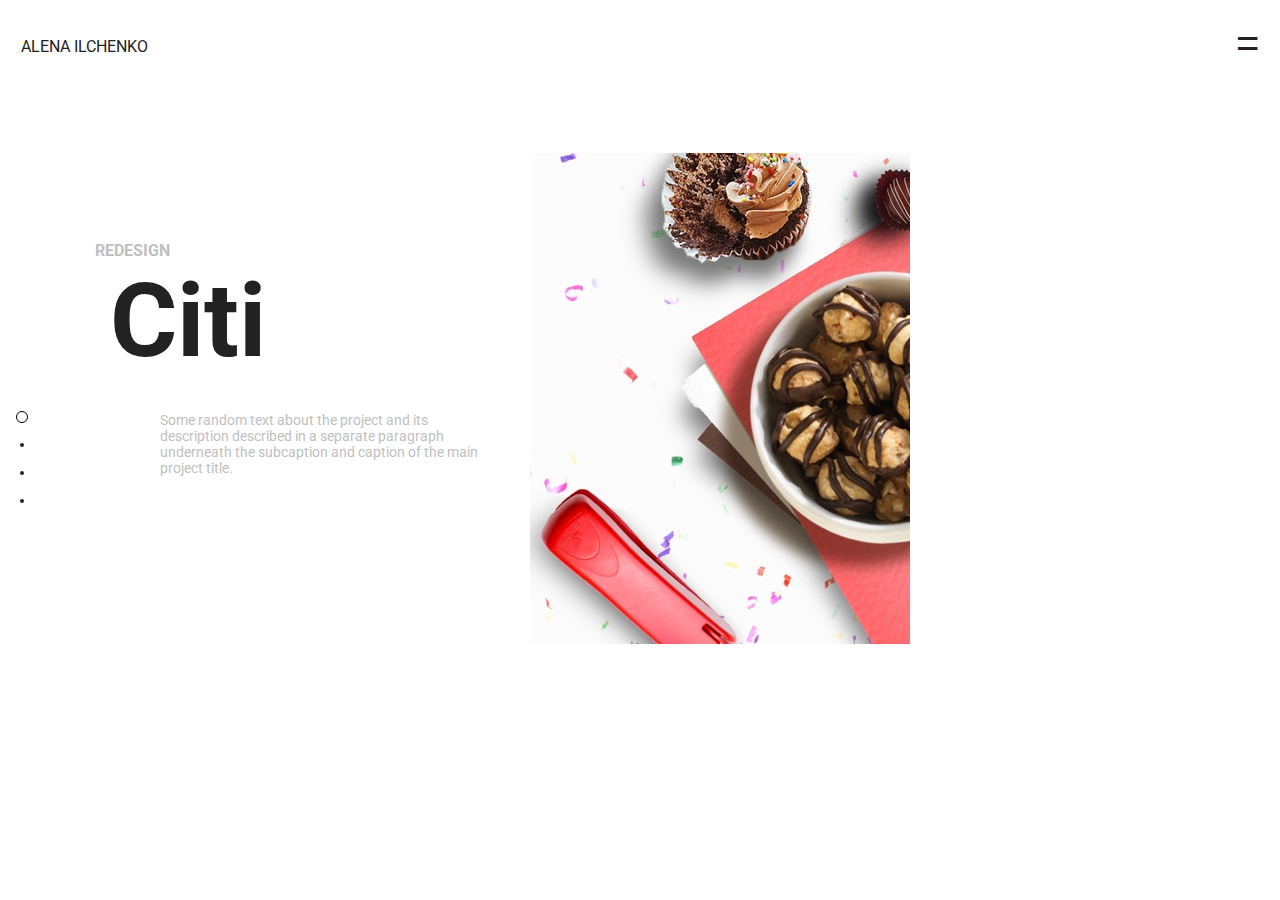
<file: index.html>
<!doctype html>
<html>
<header>
  <meta charset="utf-8">
  <title>ALENA ILCHENKO - Austin Designer</title>
  <meta name="title" content="ALENA ILCHENKO" />
  <meta name="description" content="Austin Designer" />
  <meta name="viewport" content="initial-scale=1, width=device-width, maximum-scale=1, minimum-scale=1, user-scalable=no">
  <!-- Style Links -->
  <link rel="stylesheet" href="styles-white.css">
  <link rel="stylesheet" href="https://fonts.googleapis.com/css?family=Roboto">
  <!-- JS Script Links -->
  <script type="text/javascript" src="scripts.js"></script>
  <script type="text/javascript" src="http://code.jquery.com/jquery-1.9.1.js"></script>
  <script type="text/javascript" src="jquery.onepage-scroll.js"></script>

  <p id="designername">ALENA ILCHENKO</p>
  <button id="topmenubutton">=</button>
  <nav id="nav">
    <button id="close-menu">&times;</button>
    <div class="nav-content">
      <a href="about.html">About</a>
      <a href="index.html">Work</a>
    </div>
  </nav>
  <script>
  $(document).ready(function(){
    $(".main").onepage_scroll({
      sectionContainer: "section",
      responsiveFallback: 600,
      loop: true
    });
  });
</script>
</header>
<main>
 <div class="wrapper">
  <div class="main">
   <section class="page1">
    <div class="page_container">
     <span id="project-subcaption">Redesign</span>
     <span id="project-caption">Citi</span>
     <span id="project-description">Some random text about the project and its description
           described in a separate paragraph underneath the subcaption and caption
           of the main project title.</span>
     <img src="stacys1.jpg">
    </div>
   </section>

   <section class="page2">
    <div class="page_container">
     <span id="project-subcaption">Second Project</span>
     <span id="project-caption">Project 2</span>
     <span id="project-description">Some new random text about the project and its description
           described in a separate paragraph underneath the subcaption and caption
           of the main project title.</span>
     <img src="stacys2.png">
   </div>
   </section>

   <section class="page3">
    <div class="page_container">
     <span id="project-subcaption">Third Project</span>
     <span id="project-caption">Project 3</span>
     <span id="project-description">Some new other text about the project and its description
           described in a separate paragraph underneath the subcaption and caption
           of the main project title.</span>
     <img src="stacys1.jpg">
   </div>
   </section>

   <section class="page4">
    <div class="page_container">
     <span id="project-subcaption">Fourth Project</span>
     <span id="project-caption">Project 4</span>
     <span id="project-description">Yet more text about the project and its description
           described in a separate paragraph underneath the subcaption and caption
           of the main project title.</span>
     <img src="stacys2.png">
   </div>
   </section>
  </div>
 </div>
</main>
<footer></footer>
</html>
</file>
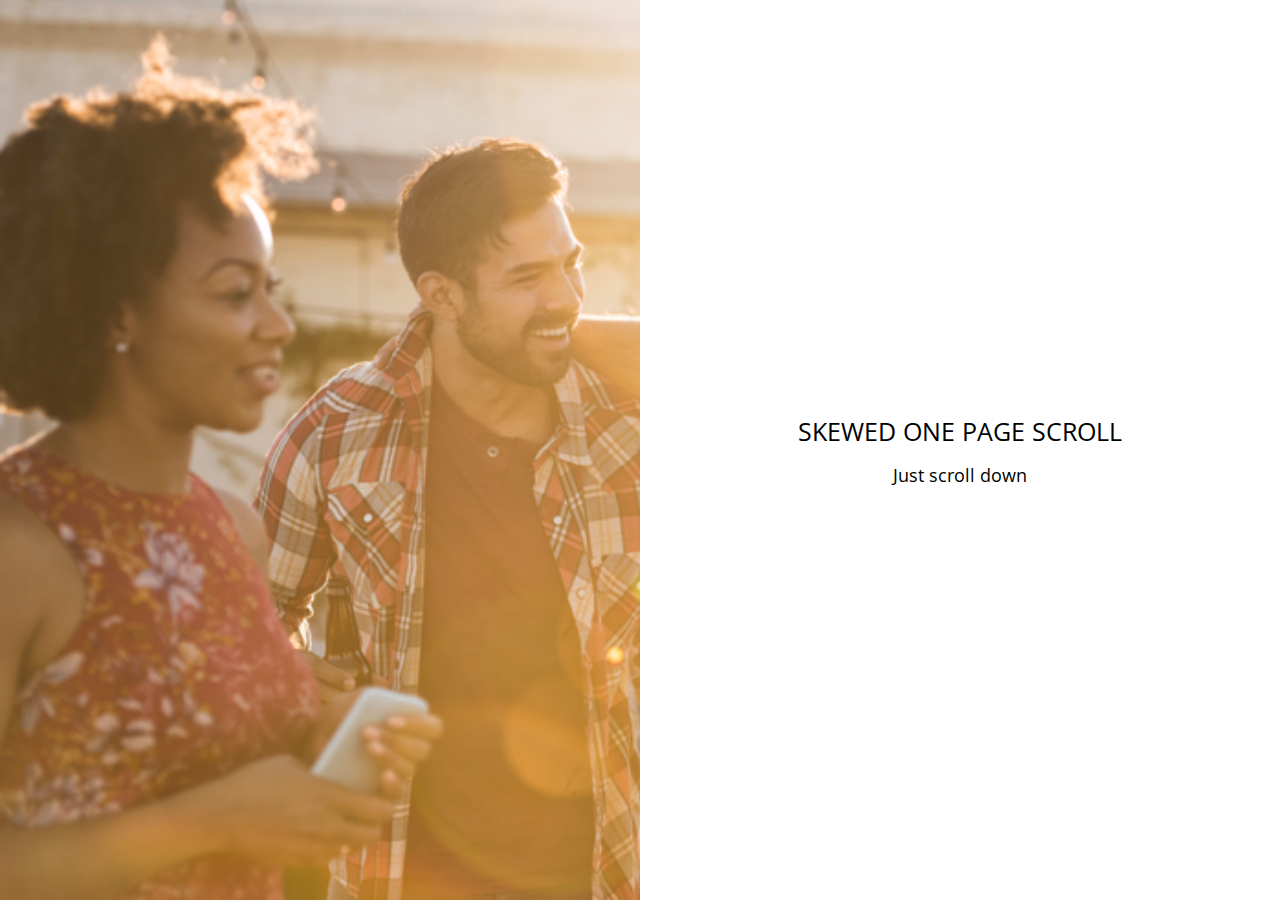
<file: skewed-one-page-scroll/index.html>
<!DOCTYPE html>
<html lang="en" >

<head>
  <meta charset="UTF-8">
  <title>Skewed One Page Scroll</title>


  <link rel='stylesheet prefetch' href='https://fonts.googleapis.com/css?family=Open+Sans'>

      <link rel="stylesheet" href="style.css">


</head>

<body>

  <div class="skw-pages">
  <div class="skw-page skw-page-1 active">
    <div class="skw-page__half skw-page__half--left">
      <div class="skw-page__skewed">
        <div class="skw-page__content"></div>
      </div>
    </div>
    <div class="skw-page__half skw-page__half--right">
      <div class="skw-page__skewed">
        <div class="skw-page__content">
          <p class="skw-page__heading animated fadeOutUp">Skewed One Page Scroll</p>
          <p class="skw-page__description animated2 fadeIn">Just scroll down</p>
        </div>
      </div>
    </div>
  </div>
  <div class="skw-page skw-page-2">
    <div class="skw-page__half skw-page__half--left">
      <div class="skw-page__skewed">
        <div class="skw-page__content">
          <p class="skw-page__heading animated fadeOutUp">Page 2</p>
          <p class="skw-page__description animated2 fadeIn">Nothing to do here, continue scrolling.</p>
        </div>
      </div>
    </div>
    <div class="skw-page__half skw-page__half--right">
      <div class="skw-page__skewed">
        <div class="skw-page__content"></div>
      </div>
    </div>
  </div>
  <div class="skw-page skw-page-3">
    <div class="skw-page__half skw-page__half--left">
      <div class="skw-page__skewed">
        <div class="skw-page__content"></div>
      </div>
    </div>
    <div class="skw-page__half skw-page__half--right">
      <div class="skw-page__skewed">
        <div class="skw-page__content">
          <h2 class="skw-page__heading">Page 3</h2>
          <p class="skw-page__description">The end is near, I promise!</p>
        </div>
      </div>
    </div>
  </div>
  <div class="skw-page skw-page-4">
    <div class="skw-page__half skw-page__half--left">
      <div class="skw-page__skewed">
        <div class="skw-page__content">
          <h2 class="skw-page__heading">Page 4</h2>
          <p class="skw-page__description">Ok, ok, just one more scroll!</p>
        </div>
      </div>
    </div>
    <div class="skw-page__half skw-page__half--right">
      <div class="skw-page__skewed">
        <div class="skw-page__content"></div>
      </div>
    </div>
  </div>
  <div class="skw-page skw-page-5">
    <div class="skw-page__half skw-page__half--left">
      <div class="skw-page__skewed">
        <div class="skw-page__content"></div>
      </div>
    </div>
    <div class="skw-page__half skw-page__half--right">
      <div class="skw-page__skewed">
        <div class="skw-page__content">
          <h2 class="skw-page__heading">Epic finale</h2>
          <p class="skw-page__description">
            Feel free to check
            <a class="skw-page__link" href="https://codepen.io/suez/pens/public/" target="_blank">my other pens</a> and follow me on
            <a class="skw-page__link" href="https://twitter.com/NikolayTalanov" target="_blank">Twitter</a>
          </p>
        </div>
      </div>
    </div>
  </div>
</div>
  <script src='http://cdnjs.cloudflare.com/ajax/libs/jquery/2.1.3/jquery.min.js'></script>



    <script  src="js/index.js"></script>




</body>

</html>
</file>
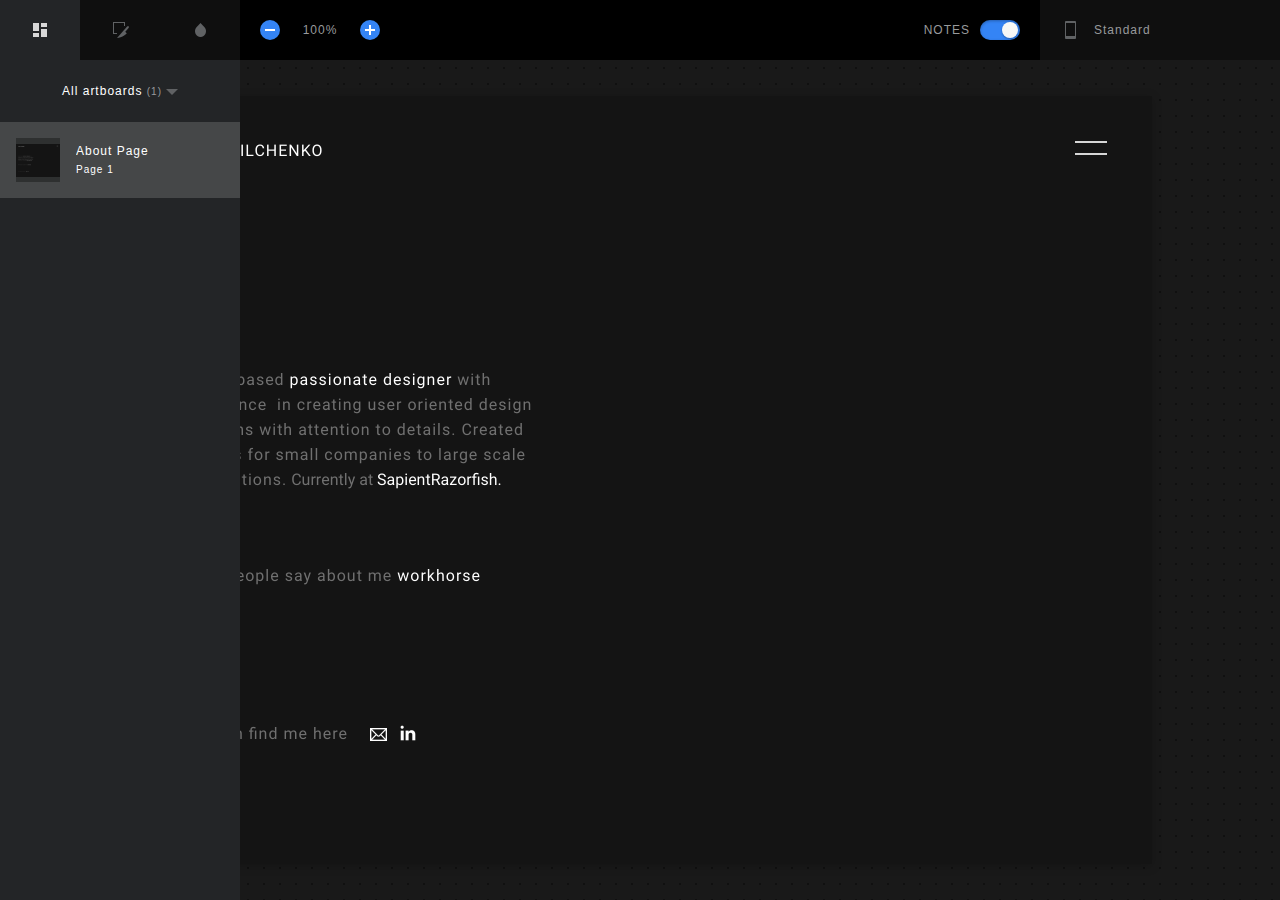
<file: RefDesigns/Book/index.html>
<!DOCTYPE html>
<html lang="en">
  <head>
    <meta charset="utf-8">
    <meta http-equiv="X-UA-Compatible" content="IE=edge">
    <meta name="viewport" content="width=device-width, initial-scale=1">
    <title>Spec Export - Sketch Measure 2.4</title>
    <style type="text/css">
    /*! normalize.css v4.1.1 | MIT License | github.com/necolas/normalize.css */html{font-family:sans-serif;-ms-text-size-adjust:100%;-webkit-text-size-adjust:100%}body{margin:0}article,aside,details,figcaption,figure,footer,header,main,menu,nav,section,summary{display:block}audio,canvas,progress,video{display:inline-block}audio:not([controls]){display:none;height:0}progress{vertical-align:baseline}template,[hidden]{display:none}a{background-color:transparent;-webkit-text-decoration-skip:objects}a:active,a:hover{outline-width:0}abbr[title]{border-bottom:0;text-decoration:underline;text-decoration:underline dotted}b,strong{font-weight:inherit}b,strong{font-weight:bolder}dfn{font-style:italic}h1{font-size:2em;margin:.67em 0}mark{background-color:#ff0;color:#000}small{font-size:80%}sub,sup{font-size:75%;line-height:0;position:relative;vertical-align:baseline}sub{bottom:-0.25em}sup{top:-0.5em}img{border-style:none}svg:not(:root){overflow:hidden}code,kbd,pre,samp{font-family:monospace,monospace;font-size:1em}figure{margin:1em 40px}hr{box-sizing:content-box;height:0;overflow:visible}button,input,select,textarea{font:inherit;margin:0}optgroup{font-weight:bold}button,input{overflow:visible}button,select{text-transform:none}button,html [type="button"],[type="reset"],[type="submit"]{-webkit-appearance:button}button::-moz-focus-inner,[type="button"]::-moz-focus-inner,[type="reset"]::-moz-focus-inner,[type="submit"]::-moz-focus-inner{border-style:none;padding:0}button:-moz-focusring,[type="button"]:-moz-focusring,[type="reset"]:-moz-focusring,[type="submit"]:-moz-focusring{outline:1px dotted ButtonText}fieldset{border:1px solid silver;margin:0 2px;padding:.35em .625em .75em}legend{box-sizing:border-box;color:inherit;display:table;max-width:100%;padding:0;white-space:normal}textarea{overflow:auto}[type="checkbox"],[type="radio"]{box-sizing:border-box;padding:0}[type="number"]::-webkit-inner-spin-button,[type="number"]::-webkit-outer-spin-button{height:auto}[type="search"]{-webkit-appearance:textfield;outline-offset:-2px}[type="search"]::-webkit-search-cancel-button,[type="search"]::-webkit-search-decoration{-webkit-appearance:none}::-webkit-input-placeholder{color:inherit;opacity:.54}::-webkit-file-upload-button{-webkit-appearance:button;font:inherit}

*{box-sizing:border-box;}
::-webkit-scrollbar{width:8px;height:8px;background:#202123;border-radius:4px;}
::-webkit-scrollbar-thumb{border:1px solid rgba(255,255,255,.16);background-color:rgba(0,0,0,.64);border-radius:4px;}
::-webkit-scrollbar-corner,
::-webkit-resizer{background:#202123;}
html{width:100vw;height:100vh;overflow:hidden;}
body{-webkit-user-select:none;width:100vw;height:100vh;min-width:1024px;font-family:HelveticaNeue,Helvetica,Arial,sans-serif;font-size:12px;color:#989A9C;background:#191919;letter-spacing:1px;overflow:hidden;}
header{position:relative;height:60px;display:flex;align-items:center;z-index:215;background:#000;}
header .header-center,header .header-left,header .header-right{width:240px;height:60px;background:#0F0F0F;}
header .header-center{display:flex;flex:1;background:#000;}
header .header-center .show-notes,header .header-center .zoom-widget{padding:20px;width:160px;}
header .header-center h1{flex:1;}
header .header-center .show-notes{text-align:right;line-height:20px;}
header .header-center .show-notes .slidebox{margin-left:10px;}
header .header-left{display:flex;}
.zoom-widget{display:flex;}
.zoom-widget button{position:relative;display:block;width:20px;height:20px;border-radius:10px;border:0;background:#3484F5;cursor:pointer;}
.zoom-widget button:after,.zoom-widget button:before{position:absolute;top:9px;left:5px;content:"";display:block;width:10px;height:2px;background:#FFF;}
.zoom-widget button:after{top:5px;left:9px;width:2px;height:10px;}
.zoom-widget button:disabled{background:#222;cursor:default;}
.zoom-widget button:disabled:after,.zoom-widget button:disabled:before{background:#606264;}
.zoom-widget button.zoom-in:after{display:none;}
.zoom-widget .zoom-text{display:block;text-align:center;line-height:20px;flex:1;}
.unit-box{height:60px;}
.unit-box .overlay{content:"";position:absolute;top:60px;left:0;width:100vw;height:calc(100vh - 60px);display:none;background:rgba(0,0,0,.56);z-index:1;}
.unit-box:focus .overlay{display:block;}
.unit-box:focus{height:auto;outline:0;}
.unit-box h3,.unit-box p{position:relative;margin:0;padding:20px 20px 20px 54px;display:block;height:100%;line-height:20px;font-size:12px;font-weight:400;cursor:pointer;}
.unit-box h3,.unit-box:focus p{display:none;}
.unit-box h3:before,.unit-box p:before{position:absolute;top:18px;left:18px;content:"";display:block;width:24px;height:24px;background:url([data-uri]) no-repeat;background-size:24px 24px;}
.unit-box ul{position:absolute;margin:1px 0 0 240px;padding:0;list-style:none;background:#0F0F0F;width:240px;height:calc(100vh - 61px);overflow:auto;display:block;transition:all .15s ease;z-index:2;}
.unit-box:focus h3{color:#3A3A3A;display:block;}
.unit-box:focus ul{margin:1px 0 0;}
.unit-box .sub-title,.unit-box label{display:flex;padding:14px 20px;}
.unit-box label{cursor:pointer;}
.unit-box li:hover label{color:#FFF;}
.page-list label span,.unit-box label span{flex:1;}
.page-list input,.unit-box input{position:absolute;visibility:hidden;}
.page-list span:before,.unit-box span:before{float:right;display:block;content:"";width:16px;height:16px;}
.page-list input:checked+span:before,.page-list label:hover span:before,.unit-box input:checked+span:before,.unit-box label:hover span:before{background-image:url([data-uri]);background-size:50px 100px;}
.page-list label:hover span:before,.unit-box label:hover span:before{background-position:0 -50px;}
.page-list input:checked+span:before,.unit-box input:checked+span:before{background-position:0 0;}
.unit-box .sub-title{font-size:12px;background:#000;color:#3A3A3A;}
main{position:relative;height:calc(100vh - 60px);}
.inspector,.navbar{position:absolute;top:0;bottom:0;display:flex;width:240px;background:#232527;z-index:5;}
.inspector{transition:all .15s ease;right:-240px;display:block;}
.inspector.active{right:0;}
.navbar{left:-240px;width:240px;transition:all .15s ease;}
.navbar.on{left:0;}
.navbar nav{width:40px;background:#000204;}
.navbar section{flex:1;}
.tab{margin:0;padding:0;display:flex;width:100%;list-style:none;}
.tab li{display:flex;flex:1;height:60px;cursor:pointer;font-size:12px;justify-content:center;align-items:center;}
.tab li.current{background-color:#232527;}
.tab li:before{content:"";width:40px;height:40px;background:url([data-uri]) no-repeat -50px 0;background-size:100px 150px;overflow:hidden;}
.tab li.current:before{background-position-x:0;}
.tab li.icon-slices:before{background-position-y:-50px;}
.tab li.icon-colors:before{background-position-y:-100px;}
#inspector .code-item{display:none!important;}
#inspector .code-item textarea{padding: 16px;}
#inspector .code-item.select{display: block!important;}
#inspector .tab li{height:40px;}
#inspector .tab li:before{background-image:url([data-uri]);
}
#inspector .tab li.select{background-color:rgba(255,255,255,.05);}
#inspector .tab li.select:before{background-position-x: 0;}
#inspector .tab li.icon-android-panel:before {background-position-y: -50px;}
#inspector .tab li.icon-ios-panel:before {background-position-y: -100px;}
.screen-viewer{position:absolute;width:100vw;height:calc(100vh - 60px);background:#191919 url([data-uri]);background-size:16px 16px;overflow:auto;}
.screen-viewer,.screen-viewer .overlay{position:absolute;width:100vw;height:calc(100vh - 60px);background:#191919 url([data-uri]);background-size:16px 16px;overflow:auto;}
.screen-viewer .overlay{display:none;position:fixed;top:60px;left:0;background:transparent;overflow:hidden;z-index:2;cursor:none;}
.screen-viewer.moving-screen .overlay{display:block;}
.screen-viewer-inner{position:relative;margin:0 auto;}
.screen{margin:0 auto;position:absolute;left:50%;top:50%;background:#FFF;box-shadow:0 2px 10px 0 rgba(0,0,0,.2);transition:all .15s ease;}
.layer{position:absolute;cursor:pointer;}
.hover,.selected{border:1px solid #EE6723;}
.has-slice{border:1px dashed #EE6723;background:rgba(255,85,0,.32);}
.layer b,.layer i{position:absolute;width:5px;height:5px;background:#FFF;border:1px solid #EE6723;border-radius:50%;overflow:hidden;display:none;}
.layer b{width:3px;height:3px;background:#EE6723;}
.selected i{display:block;}
.distance.h div[data-width]:before,.distance.v div[data-height]:before,.selected:after,.selected:before{position:absolute;display:block;left:50%;top:-23px;transform:translateX(-50%);content:attr(data-width);font-size:12px;color:#FFF;height:12px;line-height:12px;padding:4px;background:#EE6723;border-radius:2px;z-index:1;}
.percentage-mode .distance.h div[data-width]:before,.percentage-mode .distance.v div[data-height]:before,.percentage-mode .selected:after,.percentage-mode .selected:before{content:attr(percentage-width);}
.selected.hidden:after,.selected.hidden:before{display:none;}
.distance.v div[data-height]:before,.selected:after{content:attr(data-height);left:auto;right:0;top:50%;transform:translateX(calc(100% + 3px)) translateY(-50%);}
.percentage-mode .distance.v div[data-height]:before,.percentage-mode .selected:after{content:attr(percentage-height);}
.layer .tl{top:-3px;left:-3px;}
.layer .tr{top:-3px;right:-3px;}
.layer .bl{bottom:-3px;left:-3px;}
.layer .br{bottom:-3px;right:-3px;}
.hover{border:1px solid #419bf9;}
.selected{border:1px solid #EE6723;}
.ruler{position:absolute;width:100%;height:100%;border:1px dashed #419bf9;}
.ruler.h{border-left:0;border-right:0;}
.ruler.v{border-top:0;border-bottom:0;}
.distance,.distance div,.distance div:before,.distance:after,.distance:before{position:absolute;}
.distance.v,.distance.v div{width:1px;}
.distance.h,.distance.h div{height:1px;}
.distance.v div{top:0;bottom:0;background:#EE6723;}
.distance.h div{left:0;right:0;background:#EE6723;}
.distance.v:after,.distance.v:before{content:"";top:0;left:-2px;width:5px;height:1px;background:#EE6723;}
.distance.h:after,.distance.h:before{content:"";top:-2px;left:0;width:1px;height:5px;background:#EE6723;}
.distance.v:after{top:auto;bottom:0;}
.distance.h:after{left:auto;right:0;}
.note{position:absolute;margin:-12px 0 0 -12px;width:24px;height:24px;background:#F5A623;border-radius:50%;border:2px solid #FFF;box-shadow:0 0 3px rgba(0,0,0,.24);}
.note:before{content:attr(data-index);font-size:12px;display:block;color:#FFF;text-align:center;width:100%;height:100%;line-height:20px;}
.note:hover{box-shadow:0 0 3px rgba(0,0,0,.64);}
.note div{position:absolute;top:50%;left:30px;border-radius:4px;padding:8px;background:#FFF;box-shadow:0 0 3px rgba(0,0,0,.5);-webkit-user-select:text;color:#222;transform:translateY(-50%);z-index:2;}
.note div:before{content:"";position:absolute;left:-7px;top:50%;width:8px;height:14px;background:url([data-uri]) no-repeat;background-size:8px 14px;transform:translateY(-50%);}
.slidebox{position:relative;width:40px;height:20px;display:inline-block;}
.slidebox input{visibility:hidden;}
.slidebox label{position:absolute;top:0;left:0;width:40px;height:20px;background:#898989;box-shadow:inset 0 1px 3px 0 rgba(0,0,0,.3);border-radius:10px;cursor:pointer;transition:all .2s ease;}
.slidebox label:after{position:absolute;content:"";top:2px;left:2px;width:16px;height:16px;background-image:linear-gradient(-180deg,#F8F9F6 0,#F5F5F5 100%);box-shadow:0 1px 2px 0 rgba(0,0,0,.3);border-radius:8px;transition:all .15s ease;}
.slidebox input[type=checkbox]:checked+label{background:#3484F5;}
.slidebox input[type=checkbox]:checked+label:after{left:22px;}
.inspector{overflow:auto;}
.inspector h2,.inspector h3{margin:0;padding:0;font-weight:400;}
.inspector h2{font-size:12px;line-height:24px;padding:12px 16px;text-align:center;}
.inspector h3{height:32px;font-size:12px;line-height:32px;padding:0 16px;background-image:linear-gradient(90deg,rgba(0,4,9,.32) 0,rgba(0,2,4,0) 100%);}
.inspector .context{padding:16px;}
.inspector .color,.inspector .item{display:flex;margin:0 0 8px;}
.inspector .item[data-label]:before{content:attr(data-label);display:block;width:70px;font-size:12px;height:24px;line-height:24px;}
.inspector .color:last-child,.inspector .item:last-child{margin:0;}
.inspector .item div,.inspector .item label{flex:1;}
.inspector .item label{padding:0 4px;}
.inspector .item label:first-child{padding:0 4px 0 0;}
.inspector .item label:last-child{padding:0 0 0 4px;}
.inspector .item label:only-child{padding:0;}
.inspector .item label[data-label]:after{content:attr(data-label);font-size:10px;text-align:center;display:block;margin:2px 0 0;}
.inspector input,.inspector textarea{padding:3px 4px;width:100%;background:rgba(255,255,255,.05);border-radius:2px;border:0;line-height:18px;height:24px;font-size:12px;color:#FFF;text-align:center;outline:0;resize:none;}
.inspector textarea{min-width:100%;height:auto;text-align:left;}
.context h4{font-size:12px;font-weight:400;position:0;margin:0 0 16px;color:#FFF;}
.context h4:before{margin:0 10px 0 0;display:inline-block;content:"";width:8px;height:8px;border-radius:1px;background:#3484F5;}
.context .colors{margin:0 0 8px;}
.context .colors:last-child,.context .items-group:last-child{margin:0;}
.context .items-group{margin:0 0 24px;}
.inspector .color{display:block;}
.inspector .color[data-name]:after{content:attr(data-name);font-size:10px;text-align:center;padding:0 0 0 24px;display:block;margin:2px 0 0;}
.inspector .color label,.inspector .color label em,.inspector .color label em i{position:absolute;display:block;width:24px;height:24px;padding:0;}
.inspector .color label em{position:relative;background-color:#fff;background-image:linear-gradient(45deg,#dddadc 25%,transparent 25%,transparent 75%,#dddadc 75%,#dddadc),linear-gradient(45deg,#dddadc 25%,transparent 25%,transparent 75%,#dddadc 75%,#dddadc);background-size:12px 12px;background-position:0 0,6px 6px;border-radius:2px 0 0 2px;overflow:hidden;}
.inspector .color label em i{position:relative;}
.inspector .item .color input{text-align:center;}
.inspector .color input{padding-left:32px;width:100%;text-align:left;}
.gradient .color label:before{position:absolute;top:12px;left:11px;content:"";width:2px;height:32px;background:#FFF;z-index:2;box-shadow:0 0 2px 1px rgba(0,0,0,.2);}
.gradient .color label:after{position:absolute;top:8px;left:8px;content:"";width:8px;height:8px;background:#FFF;z-index:3;border-radius:4px;box-shadow:0 0 2px 1px rgba(0,0,0,.2);}
.gradient .color[data-name] label:before{height:42px;}
.gradient .color:last-child label:before{display:none;}
.navbar section{position:relative;overflow:auto;}
.artboard-list,.asset-list,.color-list{margin:0;padding:0;list-style:none;}
.artboard-list li{padding:16px;display:flex;cursor:pointer;}
.artboard-list li:hover,.asset-list li:hover,.color-list li:hover{background:#191A1E;}
.artboard-list li.active{background:#454748;}
.preview-img{display:block;width:44px;height:44px;text-align:center;background:rgba(0,0,0,.32);}
.preview-img:before{content:' ';display:inline-block;vertical-align:middle;height:100%;}
.preview-img img{max-width:44px;max-height:44px;background:#FFF;vertical-align:middle;}
.pages-select{padding:24px;position:relative;}
.pages-select h3{margin:0;text-align:center;font-size:12px;font-weight:400;color:#FFF;cursor:pointer;}
.page-list em,.pages-select h3 em{font-style:normal;font-size:10px;color:#989A9C;}
.pages-select h3:after{content:"";margin:0 0 0 4px;width:12px;height:6px;display:inline-block;background:url([data-uri]) no-repeat;background-size:12px 6px;}
.pages-select .page-list{display:none;position:absolute;left:50%;transform:translateX(-50%);margin:-32px 0 0;padding:8px;border-radius:4px;list-style:none;width:180px;background:#0F0F0F;box-shadow:0 2px 10px 0 rgba(0,0,0,.8);}
.pages-select:focus{outline:0;}
.pages-select:focus .page-list{display:block;}
.pages-select .page-list label{padding:10px;cursor:pointer;}
.pages-select .page-list label,.pages-select .page-list span{display:block;}
.page-list span:before{position:absolute;right:8px;}
.exportable{margin:0;padding:0;list-style:none;background:#191A1E;border:1px solid #2D2F31;border-radius:4px;}
.exportable li{position:relative;padding:0 8px;height:32px;line-height:32px;border-bottom:1px solid #222;white-space:nowrap;text-overflow:ellipsis;}
.exportable li a{color:#FFF;text-decoration:none;outline:0;}
.exportable li:last-child{border:0;}
.exportable img{position:absolute;top:0;left:0;width:100%;height:100%;opacity:0;}
.asset-list li,.color-list li{padding:24px;display:flex;cursor:pointer;}
.color-list li{cursor:default;}
.asset-list li picture,.color-list li em{position:relative;display:block;text-align:center;width:32px;height:32px;background-color:#4A4A4A;background-image:linear-gradient(45deg,#000 25%,transparent 25%,transparent 75%,#000 75%,#000),linear-gradient(45deg,#000 25%,transparent 25%,transparent 75%,#000 75%,#000);background-size:8px 8px;background-position:0 0,4px 4px;border-radius:2px;}
.color-list li em{background-color:#fff;background-image:linear-gradient(45deg,#dddadc 25%,transparent 25%,transparent 75%,#dddadc 75%,#dddadc),linear-gradient(45deg,#dddadc 25%,transparent 25%,transparent 75%,#dddadc 75%,#dddadc);border-radius:50%;overflow:hidden;}
.color-list li em i{position:absolute;top:0;left:0;right:0;bottom:0;}
.artboard-list li div,.asset-list li div,.color-list li div{padding:0 0 0 16px;flex:1;}
.artboard-list li div{padding:6px 0 4px 16px;}
.asset-list li picture:before{content:"";display:inline-block;height:100%;vertical-align:middle;}
.asset-list li picture img{vertical-align:middle;max-width:28px;max-height:28px;}
.asset-list li picture:after{content:"";position:absolute;top:0;left:0;right:0;bottom:0;}
.artboard-list h3, .asset-list h3,.color-list h3{margin:0 0 4px;padding:0;color:#FFF;font-size:12px;font-weight:400;overflow:hidden;text-overflow:ellipsis;}
.artboard-list small, .asset-list small,.color-list small{font-size:10px;}
.artboard-list li.active small{color:#FFF;}
.empty{position:absolute;top:30%;left:0;right:0;transform:translateY(-50%);vertical-align:middle;text-align:center;}
.message{position:absolute;top:50%;left:50%;padding:10px 20px;max-width:320px;transform:translateX(-50%) translateY(-50%);text-align:center;border-radius:4px;background:rgba(0,0,0,.96);border: 1px solid rgba(255,255,255,.16);color:#FFF;box-shadow:0 2px 10px rgba(0,0,0,.32);z-index:9;display:none;}
.cursor{position:absolute;display:none;margin:-8px 0 0 -8px;top:50%;left:50%;width:16px;height:17px;background-size:16px 17px;background-image: url('[data-uri]');background-repeat:no-repeat;cursor:none;z-index:1;
}
.cursor.show{display:block;}
.cursor.moving{background-image: url('[data-uri]');}
    </style>
    <script type="text/javascript">
    <!--
    /*! jQuery v3.0.0 | (c) jQuery Foundation | jquery.org/license */
!function(a,b){"use strict";"object"==typeof module&&"object"==typeof module.exports?module.exports=a.document?b(a,!0):function(a){if(!a.document)throw new Error("jQuery requires a window with a document");return b(a)}:b(a)}("undefined"!=typeof window?window:this,function(a,b){"use strict";var c=[],d=a.document,e=Object.getPrototypeOf,f=c.slice,g=c.concat,h=c.push,i=c.indexOf,j={},k=j.toString,l=j.hasOwnProperty,m=l.toString,n=m.call(Object),o={};function p(a,b){b=b||d;var c=b.createElement("script");c.text=a,b.head.appendChild(c).parentNode.removeChild(c)}var q="3.0.0",r=function(a,b){return new r.fn.init(a,b)},s=/^[\s\uFEFF\xA0]+|[\s\uFEFF\xA0]+$/g,t=/^-ms-/,u=/-([a-z])/g,v=function(a,b){return b.toUpperCase()};r.fn=r.prototype={jquery:q,constructor:r,length:0,toArray:function(){return f.call(this)},get:function(a){return null!=a?0>a?this[a+this.length]:this[a]:f.call(this)},pushStack:function(a){var b=r.merge(this.constructor(),a);return b.prevObject=this,b},each:function(a){return r.each(this,a)},map:function(a){return this.pushStack(r.map(this,function(b,c){return a.call(b,c,b)}))},slice:function(){return this.pushStack(f.apply(this,arguments))},first:function(){return this.eq(0)},last:function(){return this.eq(-1)},eq:function(a){var b=this.length,c=+a+(0>a?b:0);return this.pushStack(c>=0&&b>c?[this[c]]:[])},end:function(){return this.prevObject||this.constructor()},push:h,sort:c.sort,splice:c.splice},r.extend=r.fn.extend=function(){var a,b,c,d,e,f,g=arguments[0]||{},h=1,i=arguments.length,j=!1;for("boolean"==typeof g&&(j=g,g=arguments[h]||{},h++),"object"==typeof g||r.isFunction(g)||(g={}),h===i&&(g=this,h--);i>h;h++)if(null!=(a=arguments[h]))for(b in a)c=g[b],d=a[b],g!==d&&(j&&d&&(r.isPlainObject(d)||(e=r.isArray(d)))?(e?(e=!1,f=c&&r.isArray(c)?c:[]):f=c&&r.isPlainObject(c)?c:{},g[b]=r.extend(j,f,d)):void 0!==d&&(g[b]=d));return g},r.extend({expando:"jQuery"+(q+Math.random()).replace(/\D/g,""),isReady:!0,error:function(a){throw new Error(a)},noop:function(){},isFunction:function(a){return"function"===r.type(a)},isArray:Array.isArray,isWindow:function(a){return null!=a&&a===a.window},isNumeric:function(a){var b=r.type(a);return("number"===b||"string"===b)&&!isNaN(a-parseFloat(a))},isPlainObject:function(a){var b,c;return a&&"[object Object]"===k.call(a)?(b=e(a))?(c=l.call(b,"constructor")&&b.constructor,"function"==typeof c&&m.call(c)===n):!0:!1},isEmptyObject:function(a){var b;for(b in a)return!1;return!0},type:function(a){return null==a?a+"":"object"==typeof a||"function"==typeof a?j[k.call(a)]||"object":typeof a},globalEval:function(a){p(a)},camelCase:function(a){return a.replace(t,"ms-").replace(u,v)},nodeName:function(a,b){return a.nodeName&&a.nodeName.toLowerCase()===b.toLowerCase()},each:function(a,b){var c,d=0;if(w(a)){for(c=a.length;c>d;d++)if(b.call(a[d],d,a[d])===!1)break}else for(d in a)if(b.call(a[d],d,a[d])===!1)break;return a},trim:function(a){return null==a?"":(a+"").replace(s,"")},makeArray:function(a,b){var c=b||[];return null!=a&&(w(Object(a))?r.merge(c,"string"==typeof a?[a]:a):h.call(c,a)),c},inArray:function(a,b,c){return null==b?-1:i.call(b,a,c)},merge:function(a,b){for(var c=+b.length,d=0,e=a.length;c>d;d++)a[e++]=b[d];return a.length=e,a},grep:function(a,b,c){for(var d,e=[],f=0,g=a.length,h=!c;g>f;f++)d=!b(a[f],f),d!==h&&e.push(a[f]);return e},map:function(a,b,c){var d,e,f=0,h=[];if(w(a))for(d=a.length;d>f;f++)e=b(a[f],f,c),null!=e&&h.push(e);else for(f in a)e=b(a[f],f,c),null!=e&&h.push(e);return g.apply([],h)},guid:1,proxy:function(a,b){var c,d,e;return"string"==typeof b&&(c=a[b],b=a,a=c),r.isFunction(a)?(d=f.call(arguments,2),e=function(){return a.apply(b||this,d.concat(f.call(arguments)))},e.guid=a.guid=a.guid||r.guid++,e):void 0},now:Date.now,support:o}),"function"==typeof Symbol&&(r.fn[Symbol.iterator]=c[Symbol.iterator]),r.each("Boolean Number String Function Array Date RegExp Object Error Symbol".split(" "),function(a,b){j["[object "+b+"]"]=b.toLowerCase()});function w(a){var b=!!a&&"length"in a&&a.length,c=r.type(a);return"function"===c||r.isWindow(a)?!1:"array"===c||0===b||"number"==typeof b&&b>0&&b-1 in a}var x=function(a){var b,c,d,e,f,g,h,i,j,k,l,m,n,o,p,q,r,s,t,u="sizzle"+1*new Date,v=a.document,w=0,x=0,y=ha(),z=ha(),A=ha(),B=function(a,b){return a===b&&(l=!0),0},C={}.hasOwnProperty,D=[],E=D.pop,F=D.push,G=D.push,H=D.slice,I=function(a,b){for(var c=0,d=a.length;d>c;c++)if(a[c]===b)return c;return-1},J="checked|selected|async|autofocus|autoplay|controls|defer|disabled|hidden|ismap|loop|multiple|open|readonly|required|scoped",K="[\\x20\\t\\r\\n\\f]",L="(?:\\\\.|[\\w-]|[^\x00-\\xa0])+",M="\\["+K+"*("+L+")(?:"+K+"*([*^$|!~]?=)"+K+"*(?:'((?:\\\\.|[^\\\\'])*)'|\"((?:\\\\.|[^\\\\\"])*)\"|("+L+"))|)"+K+"*\\]",N=":("+L+")(?:\\((('((?:\\\\.|[^\\\\'])*)'|\"((?:\\\\.|[^\\\\\"])*)\")|((?:\\\\.|[^\\\\()[\\]]|"+M+")*)|.*)\\)|)",O=new RegExp(K+"+","g"),P=new RegExp("^"+K+"+|((?:^|[^\\\\])(?:\\\\.)*)"+K+"+$","g"),Q=new RegExp("^"+K+"*,"+K+"*"),R=new RegExp("^"+K+"*([>+~]|"+K+")"+K+"*"),S=new RegExp("="+K+"*([^\\]'\"]*?)"+K+"*\\]","g"),T=new RegExp(N),U=new RegExp("^"+L+"$"),V={ID:new RegExp("^#("+L+")"),CLASS:new RegExp("^\\.("+L+")"),TAG:new RegExp("^("+L+"|[*])"),ATTR:new RegExp("^"+M),PSEUDO:new RegExp("^"+N),CHILD:new RegExp("^:(only|first|last|nth|nth-last)-(child|of-type)(?:\\("+K+"*(even|odd|(([+-]|)(\\d*)n|)"+K+"*(?:([+-]|)"+K+"*(\\d+)|))"+K+"*\\)|)","i"),bool:new RegExp("^(?:"+J+")$","i"),needsContext:new RegExp("^"+K+"*[>+~]|:(even|odd|eq|gt|lt|nth|first|last)(?:\\("+K+"*((?:-\\d)?\\d*)"+K+"*\\)|)(?=[^-]|$)","i")},W=/^(?:input|select|textarea|button)$/i,X=/^h\d$/i,Y=/^[^{]+\{\s*\[native \w/,Z=/^(?:#([\w-]+)|(\w+)|\.([\w-]+))$/,$=/[+~]/,_=new RegExp("\\\\([\\da-f]{1,6}"+K+"?|("+K+")|.)","ig"),aa=function(a,b,c){var d="0x"+b-65536;return d!==d||c?b:0>d?String.fromCharCode(d+65536):String.fromCharCode(d>>10|55296,1023&d|56320)},ba=/([\0-\x1f\x7f]|^-?\d)|^-$|[^\x80-\uFFFF\w-]/g,ca=function(a,b){return b?"\x00"===a?"\ufffd":a.slice(0,-1)+"\\"+a.charCodeAt(a.length-1).toString(16)+" ":"\\"+a},da=function(){m()},ea=ta(function(a){return a.disabled===!0},{dir:"parentNode",next:"legend"});try{G.apply(D=H.call(v.childNodes),v.childNodes),D[v.childNodes.length].nodeType}catch(fa){G={apply:D.length?function(a,b){F.apply(a,H.call(b))}:function(a,b){var c=a.length,d=0;while(a[c++]=b[d++]);a.length=c-1}}}function ga(a,b,d,e){var f,h,j,k,l,o,r,s=b&&b.ownerDocument,w=b?b.nodeType:9;if(d=d||[],"string"!=typeof a||!a||1!==w&&9!==w&&11!==w)return d;if(!e&&((b?b.ownerDocument||b:v)!==n&&m(b),b=b||n,p)){if(11!==w&&(l=Z.exec(a)))if(f=l[1]){if(9===w){if(!(j=b.getElementById(f)))return d;if(j.id===f)return d.push(j),d}else if(s&&(j=s.getElementById(f))&&t(b,j)&&j.id===f)return d.push(j),d}else{if(l[2])return G.apply(d,b.getElementsByTagName(a)),d;if((f=l[3])&&c.getElementsByClassName&&b.getElementsByClassName)return G.apply(d,b.getElementsByClassName(f)),d}if(c.qsa&&!A[a+" "]&&(!q||!q.test(a))){if(1!==w)s=b,r=a;else if("object"!==b.nodeName.toLowerCase()){(k=b.getAttribute("id"))?k=k.replace(ba,ca):b.setAttribute("id",k=u),o=g(a),h=o.length;while(h--)o[h]="#"+k+" "+sa(o[h]);r=o.join(","),s=$.test(a)&&qa(b.parentNode)||b}if(r)try{return G.apply(d,s.querySelectorAll(r)),d}catch(x){}finally{k===u&&b.removeAttribute("id")}}}return i(a.replace(P,"$1"),b,d,e)}function ha(){var a=[];function b(c,e){return a.push(c+" ")>d.cacheLength&&delete b[a.shift()],b[c+" "]=e}return b}function ia(a){return a[u]=!0,a}function ja(a){var b=n.createElement("fieldset");try{return!!a(b)}catch(c){return!1}finally{b.parentNode&&b.parentNode.removeChild(b),b=null}}function ka(a,b){var c=a.split("|"),e=c.length;while(e--)d.attrHandle[c[e]]=b}function la(a,b){var c=b&&a,d=c&&1===a.nodeType&&1===b.nodeType&&a.sourceIndex-b.sourceIndex;if(d)return d;if(c)while(c=c.nextSibling)if(c===b)return-1;return a?1:-1}function ma(a){return function(b){var c=b.nodeName.toLowerCase();return"input"===c&&b.type===a}}function na(a){return function(b){var c=b.nodeName.toLowerCase();return("input"===c||"button"===c)&&b.type===a}}function oa(a){return function(b){return"label"in b&&b.disabled===a||"form"in b&&b.disabled===a||"form"in b&&b.disabled===!1&&(b.isDisabled===a||b.isDisabled!==!a&&("label"in b||!ea(b))!==a)}}function pa(a){return ia(function(b){return b=+b,ia(function(c,d){var e,f=a([],c.length,b),g=f.length;while(g--)c[e=f[g]]&&(c[e]=!(d[e]=c[e]))})})}function qa(a){return a&&"undefined"!=typeof a.getElementsByTagName&&a}c=ga.support={},f=ga.isXML=function(a){var b=a&&(a.ownerDocument||a).documentElement;return b?"HTML"!==b.nodeName:!1},m=ga.setDocument=function(a){var b,e,g=a?a.ownerDocument||a:v;return g!==n&&9===g.nodeType&&g.documentElement?(n=g,o=n.documentElement,p=!f(n),v!==n&&(e=n.defaultView)&&e.top!==e&&(e.addEventListener?e.addEventListener("unload",da,!1):e.attachEvent&&e.attachEvent("onunload",da)),c.attributes=ja(function(a){return a.className="i",!a.getAttribute("className")}),c.getElementsByTagName=ja(function(a){return a.appendChild(n.createComment("")),!a.getElementsByTagName("*").length}),c.getElementsByClassName=Y.test(n.getElementsByClassName),c.getById=ja(function(a){return o.appendChild(a).id=u,!n.getElementsByName||!n.getElementsByName(u).length}),c.getById?(d.find.ID=function(a,b){if("undefined"!=typeof b.getElementById&&p){var c=b.getElementById(a);return c?[c]:[]}},d.filter.ID=function(a){var b=a.replace(_,aa);return function(a){return a.getAttribute("id")===b}}):(delete d.find.ID,d.filter.ID=function(a){var b=a.replace(_,aa);return function(a){var c="undefined"!=typeof a.getAttributeNode&&a.getAttributeNode("id");return c&&c.value===b}}),d.find.TAG=c.getElementsByTagName?function(a,b){return"undefined"!=typeof b.getElementsByTagName?b.getElementsByTagName(a):c.qsa?b.querySelectorAll(a):void 0}:function(a,b){var c,d=[],e=0,f=b.getElementsByTagName(a);if("*"===a){while(c=f[e++])1===c.nodeType&&d.push(c);return d}return f},d.find.CLASS=c.getElementsByClassName&&function(a,b){return"undefined"!=typeof b.getElementsByClassName&&p?b.getElementsByClassName(a):void 0},r=[],q=[],(c.qsa=Y.test(n.querySelectorAll))&&(ja(function(a){o.appendChild(a).innerHTML="<a id='"+u+"'></a><select id='"+u+"-\r\\' msallowcapture=''><option selected=''></option></select>",a.querySelectorAll("[msallowcapture^='']").length&&q.push("[*^$]="+K+"*(?:''|\"\")"),a.querySelectorAll("[selected]").length||q.push("\\["+K+"*(?:value|"+J+")"),a.querySelectorAll("[id~="+u+"-]").length||q.push("~="),a.querySelectorAll(":checked").length||q.push(":checked"),a.querySelectorAll("a#"+u+"+*").length||q.push(".#.+[+~]")}),ja(function(a){a.innerHTML="<a href='' disabled='disabled'></a><select disabled='disabled'><option/></select>";var b=n.createElement("input");b.setAttribute("type","hidden"),a.appendChild(b).setAttribute("name","D"),a.querySelectorAll("[name=d]").length&&q.push("name"+K+"*[*^$|!~]?="),2!==a.querySelectorAll(":enabled").length&&q.push(":enabled",":disabled"),o.appendChild(a).disabled=!0,2!==a.querySelectorAll(":disabled").length&&q.push(":enabled",":disabled"),a.querySelectorAll("*,:x"),q.push(",.*:")})),(c.matchesSelector=Y.test(s=o.matches||o.webkitMatchesSelector||o.mozMatchesSelector||o.oMatchesSelector||o.msMatchesSelector))&&ja(function(a){c.disconnectedMatch=s.call(a,"*"),s.call(a,"[s!='']:x"),r.push("!=",N)}),q=q.length&&new RegExp(q.join("|")),r=r.length&&new RegExp(r.join("|")),b=Y.test(o.compareDocumentPosition),t=b||Y.test(o.contains)?function(a,b){var c=9===a.nodeType?a.documentElement:a,d=b&&b.parentNode;return a===d||!(!d||1!==d.nodeType||!(c.contains?c.contains(d):a.compareDocumentPosition&&16&a.compareDocumentPosition(d)))}:function(a,b){if(b)while(b=b.parentNode)if(b===a)return!0;return!1},B=b?function(a,b){if(a===b)return l=!0,0;var d=!a.compareDocumentPosition-!b.compareDocumentPosition;return d?d:(d=(a.ownerDocument||a)===(b.ownerDocument||b)?a.compareDocumentPosition(b):1,1&d||!c.sortDetached&&b.compareDocumentPosition(a)===d?a===n||a.ownerDocument===v&&t(v,a)?-1:b===n||b.ownerDocument===v&&t(v,b)?1:k?I(k,a)-I(k,b):0:4&d?-1:1)}:function(a,b){if(a===b)return l=!0,0;var c,d=0,e=a.parentNode,f=b.parentNode,g=[a],h=[b];if(!e||!f)return a===n?-1:b===n?1:e?-1:f?1:k?I(k,a)-I(k,b):0;if(e===f)return la(a,b);c=a;while(c=c.parentNode)g.unshift(c);c=b;while(c=c.parentNode)h.unshift(c);while(g[d]===h[d])d++;return d?la(g[d],h[d]):g[d]===v?-1:h[d]===v?1:0},n):n},ga.matches=function(a,b){return ga(a,null,null,b)},ga.matchesSelector=function(a,b){if((a.ownerDocument||a)!==n&&m(a),b=b.replace(S,"='$1']"),c.matchesSelector&&p&&!A[b+" "]&&(!r||!r.test(b))&&(!q||!q.test(b)))try{var d=s.call(a,b);if(d||c.disconnectedMatch||a.document&&11!==a.document.nodeType)return d}catch(e){}return ga(b,n,null,[a]).length>0},ga.contains=function(a,b){return(a.ownerDocument||a)!==n&&m(a),t(a,b)},ga.attr=function(a,b){(a.ownerDocument||a)!==n&&m(a);var e=d.attrHandle[b.toLowerCase()],f=e&&C.call(d.attrHandle,b.toLowerCase())?e(a,b,!p):void 0;return void 0!==f?f:c.attributes||!p?a.getAttribute(b):(f=a.getAttributeNode(b))&&f.specified?f.value:null},ga.escape=function(a){return(a+"").replace(ba,ca)},ga.error=function(a){throw new Error("Syntax error, unrecognized expression: "+a)},ga.uniqueSort=function(a){var b,d=[],e=0,f=0;if(l=!c.detectDuplicates,k=!c.sortStable&&a.slice(0),a.sort(B),l){while(b=a[f++])b===a[f]&&(e=d.push(f));while(e--)a.splice(d[e],1)}return k=null,a},e=ga.getText=function(a){var b,c="",d=0,f=a.nodeType;if(f){if(1===f||9===f||11===f){if("string"==typeof a.textContent)return a.textContent;for(a=a.firstChild;a;a=a.nextSibling)c+=e(a)}else if(3===f||4===f)return a.nodeValue}else while(b=a[d++])c+=e(b);return c},d=ga.selectors={cacheLength:50,createPseudo:ia,match:V,attrHandle:{},find:{},relative:{">":{dir:"parentNode",first:!0}," ":{dir:"parentNode"},"+":{dir:"previousSibling",first:!0},"~":{dir:"previousSibling"}},preFilter:{ATTR:function(a){return a[1]=a[1].replace(_,aa),a[3]=(a[3]||a[4]||a[5]||"").replace(_,aa),"~="===a[2]&&(a[3]=" "+a[3]+" "),a.slice(0,4)},CHILD:function(a){return a[1]=a[1].toLowerCase(),"nth"===a[1].slice(0,3)?(a[3]||ga.error(a[0]),a[4]=+(a[4]?a[5]+(a[6]||1):2*("even"===a[3]||"odd"===a[3])),a[5]=+(a[7]+a[8]||"odd"===a[3])):a[3]&&ga.error(a[0]),a},PSEUDO:function(a){var b,c=!a[6]&&a[2];return V.CHILD.test(a[0])?null:(a[3]?a[2]=a[4]||a[5]||"":c&&T.test(c)&&(b=g(c,!0))&&(b=c.indexOf(")",c.length-b)-c.length)&&(a[0]=a[0].slice(0,b),a[2]=c.slice(0,b)),a.slice(0,3))}},filter:{TAG:function(a){var b=a.replace(_,aa).toLowerCase();return"*"===a?function(){return!0}:function(a){return a.nodeName&&a.nodeName.toLowerCase()===b}},CLASS:function(a){var b=y[a+" "];return b||(b=new RegExp("(^|"+K+")"+a+"("+K+"|$)"))&&y(a,function(a){return b.test("string"==typeof a.className&&a.className||"undefined"!=typeof a.getAttribute&&a.getAttribute("class")||"")})},ATTR:function(a,b,c){return function(d){var e=ga.attr(d,a);return null==e?"!="===b:b?(e+="","="===b?e===c:"!="===b?e!==c:"^="===b?c&&0===e.indexOf(c):"*="===b?c&&e.indexOf(c)>-1:"$="===b?c&&e.slice(-c.length)===c:"~="===b?(" "+e.replace(O," ")+" ").indexOf(c)>-1:"|="===b?e===c||e.slice(0,c.length+1)===c+"-":!1):!0}},CHILD:function(a,b,c,d,e){var f="nth"!==a.slice(0,3),g="last"!==a.slice(-4),h="of-type"===b;return 1===d&&0===e?function(a){return!!a.parentNode}:function(b,c,i){var j,k,l,m,n,o,p=f!==g?"nextSibling":"previousSibling",q=b.parentNode,r=h&&b.nodeName.toLowerCase(),s=!i&&!h,t=!1;if(q){if(f){while(p){m=b;while(m=m[p])if(h?m.nodeName.toLowerCase()===r:1===m.nodeType)return!1;o=p="only"===a&&!o&&"nextSibling"}return!0}if(o=[g?q.firstChild:q.lastChild],g&&s){m=q,l=m[u]||(m[u]={}),k=l[m.uniqueID]||(l[m.uniqueID]={}),j=k[a]||[],n=j[0]===w&&j[1],t=n&&j[2],m=n&&q.childNodes[n];while(m=++n&&m&&m[p]||(t=n=0)||o.pop())if(1===m.nodeType&&++t&&m===b){k[a]=[w,n,t];break}}else if(s&&(m=b,l=m[u]||(m[u]={}),k=l[m.uniqueID]||(l[m.uniqueID]={}),j=k[a]||[],n=j[0]===w&&j[1],t=n),t===!1)while(m=++n&&m&&m[p]||(t=n=0)||o.pop())if((h?m.nodeName.toLowerCase()===r:1===m.nodeType)&&++t&&(s&&(l=m[u]||(m[u]={}),k=l[m.uniqueID]||(l[m.uniqueID]={}),k[a]=[w,t]),m===b))break;return t-=e,t===d||t%d===0&&t/d>=0}}},PSEUDO:function(a,b){var c,e=d.pseudos[a]||d.setFilters[a.toLowerCase()]||ga.error("unsupported pseudo: "+a);return e[u]?e(b):e.length>1?(c=[a,a,"",b],d.setFilters.hasOwnProperty(a.toLowerCase())?ia(function(a,c){var d,f=e(a,b),g=f.length;while(g--)d=I(a,f[g]),a[d]=!(c[d]=f[g])}):function(a){return e(a,0,c)}):e}},pseudos:{not:ia(function(a){var b=[],c=[],d=h(a.replace(P,"$1"));return d[u]?ia(function(a,b,c,e){var f,g=d(a,null,e,[]),h=a.length;while(h--)(f=g[h])&&(a[h]=!(b[h]=f))}):function(a,e,f){return b[0]=a,d(b,null,f,c),b[0]=null,!c.pop()}}),has:ia(function(a){return function(b){return ga(a,b).length>0}}),contains:ia(function(a){return a=a.replace(_,aa),function(b){return(b.textContent||b.innerText||e(b)).indexOf(a)>-1}}),lang:ia(function(a){return U.test(a||"")||ga.error("unsupported lang: "+a),a=a.replace(_,aa).toLowerCase(),function(b){var c;do if(c=p?b.lang:b.getAttribute("xml:lang")||b.getAttribute("lang"))return c=c.toLowerCase(),c===a||0===c.indexOf(a+"-");while((b=b.parentNode)&&1===b.nodeType);return!1}}),target:function(b){var c=a.location&&a.location.hash;return c&&c.slice(1)===b.id},root:function(a){return a===o},focus:function(a){return a===n.activeElement&&(!n.hasFocus||n.hasFocus())&&!!(a.type||a.href||~a.tabIndex)},enabled:oa(!1),disabled:oa(!0),checked:function(a){var b=a.nodeName.toLowerCase();return"input"===b&&!!a.checked||"option"===b&&!!a.selected},selected:function(a){return a.parentNode&&a.parentNode.selectedIndex,a.selected===!0},empty:function(a){for(a=a.firstChild;a;a=a.nextSibling)if(a.nodeType<6)return!1;return!0},parent:function(a){return!d.pseudos.empty(a)},header:function(a){return X.test(a.nodeName)},input:function(a){return W.test(a.nodeName)},button:function(a){var b=a.nodeName.toLowerCase();return"input"===b&&"button"===a.type||"button"===b},text:function(a){var b;return"input"===a.nodeName.toLowerCase()&&"text"===a.type&&(null==(b=a.getAttribute("type"))||"text"===b.toLowerCase())},first:pa(function(){return[0]}),last:pa(function(a,b){return[b-1]}),eq:pa(function(a,b,c){return[0>c?c+b:c]}),even:pa(function(a,b){for(var c=0;b>c;c+=2)a.push(c);return a}),odd:pa(function(a,b){for(var c=1;b>c;c+=2)a.push(c);return a}),lt:pa(function(a,b,c){for(var d=0>c?c+b:c;--d>=0;)a.push(d);return a}),gt:pa(function(a,b,c){for(var d=0>c?c+b:c;++d<b;)a.push(d);return a})}},d.pseudos.nth=d.pseudos.eq;for(b in{radio:!0,checkbox:!0,file:!0,password:!0,image:!0})d.pseudos[b]=ma(b);for(b in{submit:!0,reset:!0})d.pseudos[b]=na(b);function ra(){}ra.prototype=d.filters=d.pseudos,d.setFilters=new ra,g=ga.tokenize=function(a,b){var c,e,f,g,h,i,j,k=z[a+" "];if(k)return b?0:k.slice(0);h=a,i=[],j=d.preFilter;while(h){c&&!(e=Q.exec(h))||(e&&(h=h.slice(e[0].length)||h),i.push(f=[])),c=!1,(e=R.exec(h))&&(c=e.shift(),f.push({value:c,type:e[0].replace(P," ")}),h=h.slice(c.length));for(g in d.filter)!(e=V[g].exec(h))||j[g]&&!(e=j[g](e))||(c=e.shift(),f.push({value:c,type:g,matches:e}),h=h.slice(c.length));if(!c)break}return b?h.length:h?ga.error(a):z(a,i).slice(0)};function sa(a){for(var b=0,c=a.length,d="";c>b;b++)d+=a[b].value;return d}function ta(a,b,c){var d=b.dir,e=b.next,f=e||d,g=c&&"parentNode"===f,h=x++;return b.first?function(b,c,e){while(b=b[d])if(1===b.nodeType||g)return a(b,c,e)}:function(b,c,i){var j,k,l,m=[w,h];if(i){while(b=b[d])if((1===b.nodeType||g)&&a(b,c,i))return!0}else while(b=b[d])if(1===b.nodeType||g)if(l=b[u]||(b[u]={}),k=l[b.uniqueID]||(l[b.uniqueID]={}),e&&e===b.nodeName.toLowerCase())b=b[d]||b;else{if((j=k[f])&&j[0]===w&&j[1]===h)return m[2]=j[2];if(k[f]=m,m[2]=a(b,c,i))return!0}}}function ua(a){return a.length>1?function(b,c,d){var e=a.length;while(e--)if(!a[e](b,c,d))return!1;return!0}:a[0]}function va(a,b,c){for(var d=0,e=b.length;e>d;d++)ga(a,b[d],c);return c}function wa(a,b,c,d,e){for(var f,g=[],h=0,i=a.length,j=null!=b;i>h;h++)(f=a[h])&&(c&&!c(f,d,e)||(g.push(f),j&&b.push(h)));return g}function xa(a,b,c,d,e,f){return d&&!d[u]&&(d=xa(d)),e&&!e[u]&&(e=xa(e,f)),ia(function(f,g,h,i){var j,k,l,m=[],n=[],o=g.length,p=f||va(b||"*",h.nodeType?[h]:h,[]),q=!a||!f&&b?p:wa(p,m,a,h,i),r=c?e||(f?a:o||d)?[]:g:q;if(c&&c(q,r,h,i),d){j=wa(r,n),d(j,[],h,i),k=j.length;while(k--)(l=j[k])&&(r[n[k]]=!(q[n[k]]=l))}if(f){if(e||a){if(e){j=[],k=r.length;while(k--)(l=r[k])&&j.push(q[k]=l);e(null,r=[],j,i)}k=r.length;while(k--)(l=r[k])&&(j=e?I(f,l):m[k])>-1&&(f[j]=!(g[j]=l))}}else r=wa(r===g?r.splice(o,r.length):r),e?e(null,g,r,i):G.apply(g,r)})}function ya(a){for(var b,c,e,f=a.length,g=d.relative[a[0].type],h=g||d.relative[" "],i=g?1:0,k=ta(function(a){return a===b},h,!0),l=ta(function(a){return I(b,a)>-1},h,!0),m=[function(a,c,d){var e=!g&&(d||c!==j)||((b=c).nodeType?k(a,c,d):l(a,c,d));return b=null,e}];f>i;i++)if(c=d.relative[a[i].type])m=[ta(ua(m),c)];else{if(c=d.filter[a[i].type].apply(null,a[i].matches),c[u]){for(e=++i;f>e;e++)if(d.relative[a[e].type])break;return xa(i>1&&ua(m),i>1&&sa(a.slice(0,i-1).concat({value:" "===a[i-2].type?"*":""})).replace(P,"$1"),c,e>i&&ya(a.slice(i,e)),f>e&&ya(a=a.slice(e)),f>e&&sa(a))}m.push(c)}return ua(m)}function za(a,b){var c=b.length>0,e=a.length>0,f=function(f,g,h,i,k){var l,o,q,r=0,s="0",t=f&&[],u=[],v=j,x=f||e&&d.find.TAG("*",k),y=w+=null==v?1:Math.random()||.1,z=x.length;for(k&&(j=g===n||g||k);s!==z&&null!=(l=x[s]);s++){if(e&&l){o=0,g||l.ownerDocument===n||(m(l),h=!p);while(q=a[o++])if(q(l,g||n,h)){i.push(l);break}k&&(w=y)}c&&((l=!q&&l)&&r--,f&&t.push(l))}if(r+=s,c&&s!==r){o=0;while(q=b[o++])q(t,u,g,h);if(f){if(r>0)while(s--)t[s]||u[s]||(u[s]=E.call(i));u=wa(u)}G.apply(i,u),k&&!f&&u.length>0&&r+b.length>1&&ga.uniqueSort(i)}return k&&(w=y,j=v),t};return c?ia(f):f}return h=ga.compile=function(a,b){var c,d=[],e=[],f=A[a+" "];if(!f){b||(b=g(a)),c=b.length;while(c--)f=ya(b[c]),f[u]?d.push(f):e.push(f);f=A(a,za(e,d)),f.selector=a}return f},i=ga.select=function(a,b,e,f){var i,j,k,l,m,n="function"==typeof a&&a,o=!f&&g(a=n.selector||a);if(e=e||[],1===o.length){if(j=o[0]=o[0].slice(0),j.length>2&&"ID"===(k=j[0]).type&&c.getById&&9===b.nodeType&&p&&d.relative[j[1].type]){if(b=(d.find.ID(k.matches[0].replace(_,aa),b)||[])[0],!b)return e;n&&(b=b.parentNode),a=a.slice(j.shift().value.length)}i=V.needsContext.test(a)?0:j.length;while(i--){if(k=j[i],d.relative[l=k.type])break;if((m=d.find[l])&&(f=m(k.matches[0].replace(_,aa),$.test(j[0].type)&&qa(b.parentNode)||b))){if(j.splice(i,1),a=f.length&&sa(j),!a)return G.apply(e,f),e;break}}}return(n||h(a,o))(f,b,!p,e,!b||$.test(a)&&qa(b.parentNode)||b),e},c.sortStable=u.split("").sort(B).join("")===u,c.detectDuplicates=!!l,m(),c.sortDetached=ja(function(a){return 1&a.compareDocumentPosition(n.createElement("fieldset"))}),ja(function(a){return a.innerHTML="<a href='#'></a>","#"===a.firstChild.getAttribute("href")})||ka("type|href|height|width",function(a,b,c){return c?void 0:a.getAttribute(b,"type"===b.toLowerCase()?1:2)}),c.attributes&&ja(function(a){return a.innerHTML="<input/>",a.firstChild.setAttribute("value",""),""===a.firstChild.getAttribute("value")})||ka("value",function(a,b,c){return c||"input"!==a.nodeName.toLowerCase()?void 0:a.defaultValue}),ja(function(a){return null==a.getAttribute("disabled")})||ka(J,function(a,b,c){var d;return c?void 0:a[b]===!0?b.toLowerCase():(d=a.getAttributeNode(b))&&d.specified?d.value:null}),ga}(a);r.find=x,r.expr=x.selectors,r.expr[":"]=r.expr.pseudos,r.uniqueSort=r.unique=x.uniqueSort,r.text=x.getText,r.isXMLDoc=x.isXML,r.contains=x.contains,r.escapeSelector=x.escape;var y=function(a,b,c){var d=[],e=void 0!==c;while((a=a[b])&&9!==a.nodeType)if(1===a.nodeType){if(e&&r(a).is(c))break;d.push(a)}return d},z=function(a,b){for(var c=[];a;a=a.nextSibling)1===a.nodeType&&a!==b&&c.push(a);return c},A=r.expr.match.needsContext,B=/^<([a-z][^\/\0>:\x20\t\r\n\f]*)[\x20\t\r\n\f]*\/?>(?:<\/\1>|)$/i,C=/^.[^:#\[\.,]*$/;function D(a,b,c){if(r.isFunction(b))return r.grep(a,function(a,d){return!!b.call(a,d,a)!==c});if(b.nodeType)return r.grep(a,function(a){return a===b!==c});if("string"==typeof b){if(C.test(b))return r.filter(b,a,c);b=r.filter(b,a)}return r.grep(a,function(a){return i.call(b,a)>-1!==c&&1===a.nodeType})}r.filter=function(a,b,c){var d=b[0];return c&&(a=":not("+a+")"),1===b.length&&1===d.nodeType?r.find.matchesSelector(d,a)?[d]:[]:r.find.matches(a,r.grep(b,function(a){return 1===a.nodeType}))},r.fn.extend({find:function(a){var b,c,d=this.length,e=this;if("string"!=typeof a)return this.pushStack(r(a).filter(function(){for(b=0;d>b;b++)if(r.contains(e[b],this))return!0}));for(c=this.pushStack([]),b=0;d>b;b++)r.find(a,e[b],c);return d>1?r.uniqueSort(c):c},filter:function(a){return this.pushStack(D(this,a||[],!1))},not:function(a){return this.pushStack(D(this,a||[],!0))},is:function(a){return!!D(this,"string"==typeof a&&A.test(a)?r(a):a||[],!1).length}});var E,F=/^(?:\s*(<[\w\W]+>)[^>]*|#([\w-]+))$/,G=r.fn.init=function(a,b,c){var e,f;if(!a)return this;if(c=c||E,"string"==typeof a){if(e="<"===a[0]&&">"===a[a.length-1]&&a.length>=3?[null,a,null]:F.exec(a),!e||!e[1]&&b)return!b||b.jquery?(b||c).find(a):this.constructor(b).find(a);if(e[1]){if(b=b instanceof r?b[0]:b,r.merge(this,r.parseHTML(e[1],b&&b.nodeType?b.ownerDocument||b:d,!0)),B.test(e[1])&&r.isPlainObject(b))for(e in b)r.isFunction(this[e])?this[e](b[e]):this.attr(e,b[e]);return this}return f=d.getElementById(e[2]),f&&(this[0]=f,this.length=1),this}return a.nodeType?(this[0]=a,this.length=1,this):r.isFunction(a)?void 0!==c.ready?c.ready(a):a(r):r.makeArray(a,this)};G.prototype=r.fn,E=r(d);var H=/^(?:parents|prev(?:Until|All))/,I={children:!0,contents:!0,next:!0,prev:!0};r.fn.extend({has:function(a){var b=r(a,this),c=b.length;return this.filter(function(){for(var a=0;c>a;a++)if(r.contains(this,b[a]))return!0})},closest:function(a,b){var c,d=0,e=this.length,f=[],g="string"!=typeof a&&r(a);if(!A.test(a))for(;e>d;d++)for(c=this[d];c&&c!==b;c=c.parentNode)if(c.nodeType<11&&(g?g.index(c)>-1:1===c.nodeType&&r.find.matchesSelector(c,a))){f.push(c);break}return this.pushStack(f.length>1?r.uniqueSort(f):f)},index:function(a){return a?"string"==typeof a?i.call(r(a),this[0]):i.call(this,a.jquery?a[0]:a):this[0]&&this[0].parentNode?this.first().prevAll().length:-1},add:function(a,b){return this.pushStack(r.uniqueSort(r.merge(this.get(),r(a,b))))},addBack:function(a){return this.add(null==a?this.prevObject:this.prevObject.filter(a))}});function J(a,b){while((a=a[b])&&1!==a.nodeType);return a}r.each({parent:function(a){var b=a.parentNode;return b&&11!==b.nodeType?b:null},parents:function(a){return y(a,"parentNode")},parentsUntil:function(a,b,c){return y(a,"parentNode",c)},next:function(a){return J(a,"nextSibling")},prev:function(a){return J(a,"previousSibling")},nextAll:function(a){return y(a,"nextSibling")},prevAll:function(a){return y(a,"previousSibling")},nextUntil:function(a,b,c){return y(a,"nextSibling",c)},prevUntil:function(a,b,c){return y(a,"previousSibling",c)},siblings:function(a){return z((a.parentNode||{}).firstChild,a)},children:function(a){return z(a.firstChild)},contents:function(a){return a.contentDocument||r.merge([],a.childNodes)}},function(a,b){r.fn[a]=function(c,d){var e=r.map(this,b,c);return"Until"!==a.slice(-5)&&(d=c),d&&"string"==typeof d&&(e=r.filter(d,e)),this.length>1&&(I[a]||r.uniqueSort(e),H.test(a)&&e.reverse()),this.pushStack(e)}});var K=/\S+/g;function L(a){var b={};return r.each(a.match(K)||[],function(a,c){b[c]=!0}),b}r.Callbacks=function(a){a="string"==typeof a?L(a):r.extend({},a);var b,c,d,e,f=[],g=[],h=-1,i=function(){for(e=a.once,d=b=!0;g.length;h=-1){c=g.shift();while(++h<f.length)f[h].apply(c[0],c[1])===!1&&a.stopOnFalse&&(h=f.length,c=!1)}a.memory||(c=!1),b=!1,e&&(f=c?[]:"")},j={add:function(){return f&&(c&&!b&&(h=f.length-1,g.push(c)),function d(b){r.each(b,function(b,c){r.isFunction(c)?a.unique&&j.has(c)||f.push(c):c&&c.length&&"string"!==r.type(c)&&d(c)})}(arguments),c&&!b&&i()),this},remove:function(){return r.each(arguments,function(a,b){var c;while((c=r.inArray(b,f,c))>-1)f.splice(c,1),h>=c&&h--}),this},has:function(a){return a?r.inArray(a,f)>-1:f.length>0},empty:function(){return f&&(f=[]),this},disable:function(){return e=g=[],f=c="",this},disabled:function(){return!f},lock:function(){return e=g=[],c||b||(f=c=""),this},locked:function(){return!!e},fireWith:function(a,c){return e||(c=c||[],c=[a,c.slice?c.slice():c],g.push(c),b||i()),this},fire:function(){return j.fireWith(this,arguments),this},fired:function(){return!!d}};return j};function M(a){return a}function N(a){throw a}function O(a,b,c){var d;try{a&&r.isFunction(d=a.promise)?d.call(a).done(b).fail(c):a&&r.isFunction(d=a.then)?d.call(a,b,c):b.call(void 0,a)}catch(a){c.call(void 0,a)}}r.extend({Deferred:function(b){var c=[["notify","progress",r.Callbacks("memory"),r.Callbacks("memory"),2],["resolve","done",r.Callbacks("once memory"),r.Callbacks("once memory"),0,"resolved"],["reject","fail",r.Callbacks("once memory"),r.Callbacks("once memory"),1,"rejected"]],d="pending",e={state:function(){return d},always:function(){return f.done(arguments).fail(arguments),this},"catch":function(a){return e.then(null,a)},pipe:function(){var a=arguments;return r.Deferred(function(b){r.each(c,function(c,d){var e=r.isFunction(a[d[4]])&&a[d[4]];f[d[1]](function(){var a=e&&e.apply(this,arguments);a&&r.isFunction(a.promise)?a.promise().progress(b.notify).done(b.resolve).fail(b.reject):b[d[0]+"With"](this,e?[a]:arguments)})}),a=null}).promise()},then:function(b,d,e){var f=0;function g(b,c,d,e){return function(){var h=this,i=arguments,j=function(){var a,j;if(!(f>b)){if(a=d.apply(h,i),a===c.promise())throw new TypeError("Thenable self-resolution");j=a&&("object"==typeof a||"function"==typeof a)&&a.then,r.isFunction(j)?e?j.call(a,g(f,c,M,e),g(f,c,N,e)):(f++,j.call(a,g(f,c,M,e),g(f,c,N,e),g(f,c,M,c.notifyWith))):(d!==M&&(h=void 0,i=[a]),(e||c.resolveWith)(h,i))}},k=e?j:function(){try{j()}catch(a){r.Deferred.exceptionHook&&r.Deferred.exceptionHook(a,k.stackTrace),b+1>=f&&(d!==N&&(h=void 0,i=[a]),c.rejectWith(h,i))}};b?k():(r.Deferred.getStackHook&&(k.stackTrace=r.Deferred.getStackHook()),a.setTimeout(k))}}return r.Deferred(function(a){c[0][3].add(g(0,a,r.isFunction(e)?e:M,a.notifyWith)),c[1][3].add(g(0,a,r.isFunction(b)?b:M)),c[2][3].add(g(0,a,r.isFunction(d)?d:N))}).promise()},promise:function(a){return null!=a?r.extend(a,e):e}},f={};return r.each(c,function(a,b){var g=b[2],h=b[5];e[b[1]]=g.add,h&&g.add(function(){d=h},c[3-a][2].disable,c[0][2].lock),g.add(b[3].fire),f[b[0]]=function(){return f[b[0]+"With"](this===f?void 0:this,arguments),this},f[b[0]+"With"]=g.fireWith}),e.promise(f),b&&b.call(f,f),f},when:function(a){var b=arguments.length,c=b,d=Array(c),e=f.call(arguments),g=r.Deferred(),h=function(a){return function(c){d[a]=this,e[a]=arguments.length>1?f.call(arguments):c,--b||g.resolveWith(d,e)}};if(1>=b&&(O(a,g.done(h(c)).resolve,g.reject),"pending"===g.state()||r.isFunction(e[c]&&e[c].then)))return g.then();while(c--)O(e[c],h(c),g.reject);return g.promise()}});var P=/^(Eval|Internal|Range|Reference|Syntax|Type|URI)Error$/;r.Deferred.exceptionHook=function(b,c){a.console&&a.console.warn&&b&&P.test(b.name)&&a.console.warn("jQuery.Deferred exception: "+b.message,b.stack,c)};var Q=r.Deferred();r.fn.ready=function(a){return Q.then(a),this},r.extend({isReady:!1,readyWait:1,holdReady:function(a){a?r.readyWait++:r.ready(!0)},ready:function(a){(a===!0?--r.readyWait:r.isReady)||(r.isReady=!0,a!==!0&&--r.readyWait>0||Q.resolveWith(d,[r]))}}),r.ready.then=Q.then;function R(){d.removeEventListener("DOMContentLoaded",R),a.removeEventListener("load",R),r.ready()}"complete"===d.readyState||"loading"!==d.readyState&&!d.documentElement.doScroll?a.setTimeout(r.ready):(d.addEventListener("DOMContentLoaded",R),a.addEventListener("load",R));var S=function(a,b,c,d,e,f,g){var h=0,i=a.length,j=null==c;if("object"===r.type(c)){e=!0;for(h in c)S(a,b,h,c[h],!0,f,g)}else if(void 0!==d&&(e=!0,r.isFunction(d)||(g=!0),j&&(g?(b.call(a,d),b=null):(j=b,b=function(a,b,c){
return j.call(r(a),c)})),b))for(;i>h;h++)b(a[h],c,g?d:d.call(a[h],h,b(a[h],c)));return e?a:j?b.call(a):i?b(a[0],c):f},T=function(a){return 1===a.nodeType||9===a.nodeType||!+a.nodeType};function U(){this.expando=r.expando+U.uid++}U.uid=1,U.prototype={cache:function(a){var b=a[this.expando];return b||(b={},T(a)&&(a.nodeType?a[this.expando]=b:Object.defineProperty(a,this.expando,{value:b,configurable:!0}))),b},set:function(a,b,c){var d,e=this.cache(a);if("string"==typeof b)e[r.camelCase(b)]=c;else for(d in b)e[r.camelCase(d)]=b[d];return e},get:function(a,b){return void 0===b?this.cache(a):a[this.expando]&&a[this.expando][r.camelCase(b)]},access:function(a,b,c){return void 0===b||b&&"string"==typeof b&&void 0===c?this.get(a,b):(this.set(a,b,c),void 0!==c?c:b)},remove:function(a,b){var c,d=a[this.expando];if(void 0!==d){if(void 0!==b){r.isArray(b)?b=b.map(r.camelCase):(b=r.camelCase(b),b=b in d?[b]:b.match(K)||[]),c=b.length;while(c--)delete d[b[c]]}(void 0===b||r.isEmptyObject(d))&&(a.nodeType?a[this.expando]=void 0:delete a[this.expando])}},hasData:function(a){var b=a[this.expando];return void 0!==b&&!r.isEmptyObject(b)}};var V=new U,W=new U,X=/^(?:\{[\w\W]*\}|\[[\w\W]*\])$/,Y=/[A-Z]/g;function Z(a,b,c){var d;if(void 0===c&&1===a.nodeType)if(d="data-"+b.replace(Y,"-$&").toLowerCase(),c=a.getAttribute(d),"string"==typeof c){try{c="true"===c?!0:"false"===c?!1:"null"===c?null:+c+""===c?+c:X.test(c)?JSON.parse(c):c}catch(e){}W.set(a,b,c)}else c=void 0;return c}r.extend({hasData:function(a){return W.hasData(a)||V.hasData(a)},data:function(a,b,c){return W.access(a,b,c)},removeData:function(a,b){W.remove(a,b)},_data:function(a,b,c){return V.access(a,b,c)},_removeData:function(a,b){V.remove(a,b)}}),r.fn.extend({data:function(a,b){var c,d,e,f=this[0],g=f&&f.attributes;if(void 0===a){if(this.length&&(e=W.get(f),1===f.nodeType&&!V.get(f,"hasDataAttrs"))){c=g.length;while(c--)g[c]&&(d=g[c].name,0===d.indexOf("data-")&&(d=r.camelCase(d.slice(5)),Z(f,d,e[d])));V.set(f,"hasDataAttrs",!0)}return e}return"object"==typeof a?this.each(function(){W.set(this,a)}):S(this,function(b){var c;if(f&&void 0===b){if(c=W.get(f,a),void 0!==c)return c;if(c=Z(f,a),void 0!==c)return c}else this.each(function(){W.set(this,a,b)})},null,b,arguments.length>1,null,!0)},removeData:function(a){return this.each(function(){W.remove(this,a)})}}),r.extend({queue:function(a,b,c){var d;return a?(b=(b||"fx")+"queue",d=V.get(a,b),c&&(!d||r.isArray(c)?d=V.access(a,b,r.makeArray(c)):d.push(c)),d||[]):void 0},dequeue:function(a,b){b=b||"fx";var c=r.queue(a,b),d=c.length,e=c.shift(),f=r._queueHooks(a,b),g=function(){r.dequeue(a,b)};"inprogress"===e&&(e=c.shift(),d--),e&&("fx"===b&&c.unshift("inprogress"),delete f.stop,e.call(a,g,f)),!d&&f&&f.empty.fire()},_queueHooks:function(a,b){var c=b+"queueHooks";return V.get(a,c)||V.access(a,c,{empty:r.Callbacks("once memory").add(function(){V.remove(a,[b+"queue",c])})})}}),r.fn.extend({queue:function(a,b){var c=2;return"string"!=typeof a&&(b=a,a="fx",c--),arguments.length<c?r.queue(this[0],a):void 0===b?this:this.each(function(){var c=r.queue(this,a,b);r._queueHooks(this,a),"fx"===a&&"inprogress"!==c[0]&&r.dequeue(this,a)})},dequeue:function(a){return this.each(function(){r.dequeue(this,a)})},clearQueue:function(a){return this.queue(a||"fx",[])},promise:function(a,b){var c,d=1,e=r.Deferred(),f=this,g=this.length,h=function(){--d||e.resolveWith(f,[f])};"string"!=typeof a&&(b=a,a=void 0),a=a||"fx";while(g--)c=V.get(f[g],a+"queueHooks"),c&&c.empty&&(d++,c.empty.add(h));return h(),e.promise(b)}});var $=/[+-]?(?:\d*\.|)\d+(?:[eE][+-]?\d+|)/.source,_=new RegExp("^(?:([+-])=|)("+$+")([a-z%]*)$","i"),aa=["Top","Right","Bottom","Left"],ba=function(a,b){return a=b||a,"none"===a.style.display||""===a.style.display&&r.contains(a.ownerDocument,a)&&"none"===r.css(a,"display")},ca=function(a,b,c,d){var e,f,g={};for(f in b)g[f]=a.style[f],a.style[f]=b[f];e=c.apply(a,d||[]);for(f in b)a.style[f]=g[f];return e};function da(a,b,c,d){var e,f=1,g=20,h=d?function(){return d.cur()}:function(){return r.css(a,b,"")},i=h(),j=c&&c[3]||(r.cssNumber[b]?"":"px"),k=(r.cssNumber[b]||"px"!==j&&+i)&&_.exec(r.css(a,b));if(k&&k[3]!==j){j=j||k[3],c=c||[],k=+i||1;do f=f||".5",k/=f,r.style(a,b,k+j);while(f!==(f=h()/i)&&1!==f&&--g)}return c&&(k=+k||+i||0,e=c[1]?k+(c[1]+1)*c[2]:+c[2],d&&(d.unit=j,d.start=k,d.end=e)),e}var ea={};function fa(a){var b,c=a.ownerDocument,d=a.nodeName,e=ea[d];return e?e:(b=c.body.appendChild(c.createElement(d)),e=r.css(b,"display"),b.parentNode.removeChild(b),"none"===e&&(e="block"),ea[d]=e,e)}function ga(a,b){for(var c,d,e=[],f=0,g=a.length;g>f;f++)d=a[f],d.style&&(c=d.style.display,b?("none"===c&&(e[f]=V.get(d,"display")||null,e[f]||(d.style.display="")),""===d.style.display&&ba(d)&&(e[f]=fa(d))):"none"!==c&&(e[f]="none",V.set(d,"display",c)));for(f=0;g>f;f++)null!=e[f]&&(a[f].style.display=e[f]);return a}r.fn.extend({show:function(){return ga(this,!0)},hide:function(){return ga(this)},toggle:function(a){return"boolean"==typeof a?a?this.show():this.hide():this.each(function(){ba(this)?r(this).show():r(this).hide()})}});var ha=/^(?:checkbox|radio)$/i,ia=/<([a-z][^\/\0>\x20\t\r\n\f]+)/i,ja=/^$|\/(?:java|ecma)script/i,ka={option:[1,"<select multiple='multiple'>","</select>"],thead:[1,"<table>","</table>"],col:[2,"<table><colgroup>","</colgroup></table>"],tr:[2,"<table><tbody>","</tbody></table>"],td:[3,"<table><tbody><tr>","</tr></tbody></table>"],_default:[0,"",""]};ka.optgroup=ka.option,ka.tbody=ka.tfoot=ka.colgroup=ka.caption=ka.thead,ka.th=ka.td;function la(a,b){var c="undefined"!=typeof a.getElementsByTagName?a.getElementsByTagName(b||"*"):"undefined"!=typeof a.querySelectorAll?a.querySelectorAll(b||"*"):[];return void 0===b||b&&r.nodeName(a,b)?r.merge([a],c):c}function ma(a,b){for(var c=0,d=a.length;d>c;c++)V.set(a[c],"globalEval",!b||V.get(b[c],"globalEval"))}var na=/<|&#?\w+;/;function oa(a,b,c,d,e){for(var f,g,h,i,j,k,l=b.createDocumentFragment(),m=[],n=0,o=a.length;o>n;n++)if(f=a[n],f||0===f)if("object"===r.type(f))r.merge(m,f.nodeType?[f]:f);else if(na.test(f)){g=g||l.appendChild(b.createElement("div")),h=(ia.exec(f)||["",""])[1].toLowerCase(),i=ka[h]||ka._default,g.innerHTML=i[1]+r.htmlPrefilter(f)+i[2],k=i[0];while(k--)g=g.lastChild;r.merge(m,g.childNodes),g=l.firstChild,g.textContent=""}else m.push(b.createTextNode(f));l.textContent="",n=0;while(f=m[n++])if(d&&r.inArray(f,d)>-1)e&&e.push(f);else if(j=r.contains(f.ownerDocument,f),g=la(l.appendChild(f),"script"),j&&ma(g),c){k=0;while(f=g[k++])ja.test(f.type||"")&&c.push(f)}return l}!function(){var a=d.createDocumentFragment(),b=a.appendChild(d.createElement("div")),c=d.createElement("input");c.setAttribute("type","radio"),c.setAttribute("checked","checked"),c.setAttribute("name","t"),b.appendChild(c),o.checkClone=b.cloneNode(!0).cloneNode(!0).lastChild.checked,b.innerHTML="<textarea>x</textarea>",o.noCloneChecked=!!b.cloneNode(!0).lastChild.defaultValue}();var pa=d.documentElement,qa=/^key/,ra=/^(?:mouse|pointer|contextmenu|drag|drop)|click/,sa=/^([^.]*)(?:\.(.+)|)/;function ta(){return!0}function ua(){return!1}function va(){try{return d.activeElement}catch(a){}}function wa(a,b,c,d,e,f){var g,h;if("object"==typeof b){"string"!=typeof c&&(d=d||c,c=void 0);for(h in b)wa(a,h,c,d,b[h],f);return a}if(null==d&&null==e?(e=c,d=c=void 0):null==e&&("string"==typeof c?(e=d,d=void 0):(e=d,d=c,c=void 0)),e===!1)e=ua;else if(!e)return a;return 1===f&&(g=e,e=function(a){return r().off(a),g.apply(this,arguments)},e.guid=g.guid||(g.guid=r.guid++)),a.each(function(){r.event.add(this,b,e,d,c)})}r.event={global:{},add:function(a,b,c,d,e){var f,g,h,i,j,k,l,m,n,o,p,q=V.get(a);if(q){c.handler&&(f=c,c=f.handler,e=f.selector),e&&r.find.matchesSelector(pa,e),c.guid||(c.guid=r.guid++),(i=q.events)||(i=q.events={}),(g=q.handle)||(g=q.handle=function(b){return"undefined"!=typeof r&&r.event.triggered!==b.type?r.event.dispatch.apply(a,arguments):void 0}),b=(b||"").match(K)||[""],j=b.length;while(j--)h=sa.exec(b[j])||[],n=p=h[1],o=(h[2]||"").split(".").sort(),n&&(l=r.event.special[n]||{},n=(e?l.delegateType:l.bindType)||n,l=r.event.special[n]||{},k=r.extend({type:n,origType:p,data:d,handler:c,guid:c.guid,selector:e,needsContext:e&&r.expr.match.needsContext.test(e),namespace:o.join(".")},f),(m=i[n])||(m=i[n]=[],m.delegateCount=0,l.setup&&l.setup.call(a,d,o,g)!==!1||a.addEventListener&&a.addEventListener(n,g)),l.add&&(l.add.call(a,k),k.handler.guid||(k.handler.guid=c.guid)),e?m.splice(m.delegateCount++,0,k):m.push(k),r.event.global[n]=!0)}},remove:function(a,b,c,d,e){var f,g,h,i,j,k,l,m,n,o,p,q=V.hasData(a)&&V.get(a);if(q&&(i=q.events)){b=(b||"").match(K)||[""],j=b.length;while(j--)if(h=sa.exec(b[j])||[],n=p=h[1],o=(h[2]||"").split(".").sort(),n){l=r.event.special[n]||{},n=(d?l.delegateType:l.bindType)||n,m=i[n]||[],h=h[2]&&new RegExp("(^|\\.)"+o.join("\\.(?:.*\\.|)")+"(\\.|$)"),g=f=m.length;while(f--)k=m[f],!e&&p!==k.origType||c&&c.guid!==k.guid||h&&!h.test(k.namespace)||d&&d!==k.selector&&("**"!==d||!k.selector)||(m.splice(f,1),k.selector&&m.delegateCount--,l.remove&&l.remove.call(a,k));g&&!m.length&&(l.teardown&&l.teardown.call(a,o,q.handle)!==!1||r.removeEvent(a,n,q.handle),delete i[n])}else for(n in i)r.event.remove(a,n+b[j],c,d,!0);r.isEmptyObject(i)&&V.remove(a,"handle events")}},dispatch:function(a){var b=r.event.fix(a),c,d,e,f,g,h,i=new Array(arguments.length),j=(V.get(this,"events")||{})[b.type]||[],k=r.event.special[b.type]||{};for(i[0]=b,c=1;c<arguments.length;c++)i[c]=arguments[c];if(b.delegateTarget=this,!k.preDispatch||k.preDispatch.call(this,b)!==!1){h=r.event.handlers.call(this,b,j),c=0;while((f=h[c++])&&!b.isPropagationStopped()){b.currentTarget=f.elem,d=0;while((g=f.handlers[d++])&&!b.isImmediatePropagationStopped())b.rnamespace&&!b.rnamespace.test(g.namespace)||(b.handleObj=g,b.data=g.data,e=((r.event.special[g.origType]||{}).handle||g.handler).apply(f.elem,i),void 0!==e&&(b.result=e)===!1&&(b.preventDefault(),b.stopPropagation()))}return k.postDispatch&&k.postDispatch.call(this,b),b.result}},handlers:function(a,b){var c,d,e,f,g=[],h=b.delegateCount,i=a.target;if(h&&i.nodeType&&("click"!==a.type||isNaN(a.button)||a.button<1))for(;i!==this;i=i.parentNode||this)if(1===i.nodeType&&(i.disabled!==!0||"click"!==a.type)){for(d=[],c=0;h>c;c++)f=b[c],e=f.selector+" ",void 0===d[e]&&(d[e]=f.needsContext?r(e,this).index(i)>-1:r.find(e,this,null,[i]).length),d[e]&&d.push(f);d.length&&g.push({elem:i,handlers:d})}return h<b.length&&g.push({elem:this,handlers:b.slice(h)}),g},addProp:function(a,b){Object.defineProperty(r.Event.prototype,a,{enumerable:!0,configurable:!0,get:r.isFunction(b)?function(){return this.originalEvent?b(this.originalEvent):void 0}:function(){return this.originalEvent?this.originalEvent[a]:void 0},set:function(b){Object.defineProperty(this,a,{enumerable:!0,configurable:!0,writable:!0,value:b})}})},fix:function(a){return a[r.expando]?a:new r.Event(a)},special:{load:{noBubble:!0},focus:{trigger:function(){return this!==va()&&this.focus?(this.focus(),!1):void 0},delegateType:"focusin"},blur:{trigger:function(){return this===va()&&this.blur?(this.blur(),!1):void 0},delegateType:"focusout"},click:{trigger:function(){return"checkbox"===this.type&&this.click&&r.nodeName(this,"input")?(this.click(),!1):void 0},_default:function(a){return r.nodeName(a.target,"a")}},beforeunload:{postDispatch:function(a){void 0!==a.result&&a.originalEvent&&(a.originalEvent.returnValue=a.result)}}}},r.removeEvent=function(a,b,c){a.removeEventListener&&a.removeEventListener(b,c)},r.Event=function(a,b){return this instanceof r.Event?(a&&a.type?(this.originalEvent=a,this.type=a.type,this.isDefaultPrevented=a.defaultPrevented||void 0===a.defaultPrevented&&a.returnValue===!1?ta:ua,this.target=a.target&&3===a.target.nodeType?a.target.parentNode:a.target,this.currentTarget=a.currentTarget,this.relatedTarget=a.relatedTarget):this.type=a,b&&r.extend(this,b),this.timeStamp=a&&a.timeStamp||r.now(),void(this[r.expando]=!0)):new r.Event(a,b)},r.Event.prototype={constructor:r.Event,isDefaultPrevented:ua,isPropagationStopped:ua,isImmediatePropagationStopped:ua,isSimulated:!1,preventDefault:function(){var a=this.originalEvent;this.isDefaultPrevented=ta,a&&!this.isSimulated&&a.preventDefault()},stopPropagation:function(){var a=this.originalEvent;this.isPropagationStopped=ta,a&&!this.isSimulated&&a.stopPropagation()},stopImmediatePropagation:function(){var a=this.originalEvent;this.isImmediatePropagationStopped=ta,a&&!this.isSimulated&&a.stopImmediatePropagation(),this.stopPropagation()}},r.each({altKey:!0,bubbles:!0,cancelable:!0,changedTouches:!0,ctrlKey:!0,detail:!0,eventPhase:!0,metaKey:!0,pageX:!0,pageY:!0,shiftKey:!0,view:!0,"char":!0,charCode:!0,key:!0,keyCode:!0,button:!0,buttons:!0,clientX:!0,clientY:!0,offsetX:!0,offsetY:!0,pointerId:!0,pointerType:!0,screenX:!0,screenY:!0,targetTouches:!0,toElement:!0,touches:!0,which:function(a){var b=a.button;return null==a.which&&qa.test(a.type)?null!=a.charCode?a.charCode:a.keyCode:!a.which&&void 0!==b&&ra.test(a.type)?1&b?1:2&b?3:4&b?2:0:a.which}},r.event.addProp),r.each({mouseenter:"mouseover",mouseleave:"mouseout",pointerenter:"pointerover",pointerleave:"pointerout"},function(a,b){r.event.special[a]={delegateType:b,bindType:b,handle:function(a){var c,d=this,e=a.relatedTarget,f=a.handleObj;return e&&(e===d||r.contains(d,e))||(a.type=f.origType,c=f.handler.apply(this,arguments),a.type=b),c}}}),r.fn.extend({on:function(a,b,c,d){return wa(this,a,b,c,d)},one:function(a,b,c,d){return wa(this,a,b,c,d,1)},off:function(a,b,c){var d,e;if(a&&a.preventDefault&&a.handleObj)return d=a.handleObj,r(a.delegateTarget).off(d.namespace?d.origType+"."+d.namespace:d.origType,d.selector,d.handler),this;if("object"==typeof a){for(e in a)this.off(e,b,a[e]);return this}return b!==!1&&"function"!=typeof b||(c=b,b=void 0),c===!1&&(c=ua),this.each(function(){r.event.remove(this,a,c,b)})}});var xa=/<(?!area|br|col|embed|hr|img|input|link|meta|param)(([a-z][^\/\0>\x20\t\r\n\f]*)[^>]*)\/>/gi,ya=/<script|<style|<link/i,za=/checked\s*(?:[^=]|=\s*.checked.)/i,Aa=/^true\/(.*)/,Ba=/^\s*<!(?:\[CDATA\[|--)|(?:\]\]|--)>\s*$/g;function Ca(a,b){return r.nodeName(a,"table")&&r.nodeName(11!==b.nodeType?b:b.firstChild,"tr")?a.getElementsByTagName("tbody")[0]||a:a}function Da(a){return a.type=(null!==a.getAttribute("type"))+"/"+a.type,a}function Ea(a){var b=Aa.exec(a.type);return b?a.type=b[1]:a.removeAttribute("type"),a}function Fa(a,b){var c,d,e,f,g,h,i,j;if(1===b.nodeType){if(V.hasData(a)&&(f=V.access(a),g=V.set(b,f),j=f.events)){delete g.handle,g.events={};for(e in j)for(c=0,d=j[e].length;d>c;c++)r.event.add(b,e,j[e][c])}W.hasData(a)&&(h=W.access(a),i=r.extend({},h),W.set(b,i))}}function Ga(a,b){var c=b.nodeName.toLowerCase();"input"===c&&ha.test(a.type)?b.checked=a.checked:"input"!==c&&"textarea"!==c||(b.defaultValue=a.defaultValue)}function Ha(a,b,c,d){b=g.apply([],b);var e,f,h,i,j,k,l=0,m=a.length,n=m-1,q=b[0],s=r.isFunction(q);if(s||m>1&&"string"==typeof q&&!o.checkClone&&za.test(q))return a.each(function(e){var f=a.eq(e);s&&(b[0]=q.call(this,e,f.html())),Ha(f,b,c,d)});if(m&&(e=oa(b,a[0].ownerDocument,!1,a,d),f=e.firstChild,1===e.childNodes.length&&(e=f),f||d)){for(h=r.map(la(e,"script"),Da),i=h.length;m>l;l++)j=e,l!==n&&(j=r.clone(j,!0,!0),i&&r.merge(h,la(j,"script"))),c.call(a[l],j,l);if(i)for(k=h[h.length-1].ownerDocument,r.map(h,Ea),l=0;i>l;l++)j=h[l],ja.test(j.type||"")&&!V.access(j,"globalEval")&&r.contains(k,j)&&(j.src?r._evalUrl&&r._evalUrl(j.src):p(j.textContent.replace(Ba,""),k))}return a}function Ia(a,b,c){for(var d,e=b?r.filter(b,a):a,f=0;null!=(d=e[f]);f++)c||1!==d.nodeType||r.cleanData(la(d)),d.parentNode&&(c&&r.contains(d.ownerDocument,d)&&ma(la(d,"script")),d.parentNode.removeChild(d));return a}r.extend({htmlPrefilter:function(a){return a.replace(xa,"<$1></$2>")},clone:function(a,b,c){var d,e,f,g,h=a.cloneNode(!0),i=r.contains(a.ownerDocument,a);if(!(o.noCloneChecked||1!==a.nodeType&&11!==a.nodeType||r.isXMLDoc(a)))for(g=la(h),f=la(a),d=0,e=f.length;e>d;d++)Ga(f[d],g[d]);if(b)if(c)for(f=f||la(a),g=g||la(h),d=0,e=f.length;e>d;d++)Fa(f[d],g[d]);else Fa(a,h);return g=la(h,"script"),g.length>0&&ma(g,!i&&la(a,"script")),h},cleanData:function(a){for(var b,c,d,e=r.event.special,f=0;void 0!==(c=a[f]);f++)if(T(c)){if(b=c[V.expando]){if(b.events)for(d in b.events)e[d]?r.event.remove(c,d):r.removeEvent(c,d,b.handle);c[V.expando]=void 0}c[W.expando]&&(c[W.expando]=void 0)}}}),r.fn.extend({detach:function(a){return Ia(this,a,!0)},remove:function(a){return Ia(this,a)},text:function(a){return S(this,function(a){return void 0===a?r.text(this):this.empty().each(function(){1!==this.nodeType&&11!==this.nodeType&&9!==this.nodeType||(this.textContent=a)})},null,a,arguments.length)},append:function(){return Ha(this,arguments,function(a){if(1===this.nodeType||11===this.nodeType||9===this.nodeType){var b=Ca(this,a);b.appendChild(a)}})},prepend:function(){return Ha(this,arguments,function(a){if(1===this.nodeType||11===this.nodeType||9===this.nodeType){var b=Ca(this,a);b.insertBefore(a,b.firstChild)}})},before:function(){return Ha(this,arguments,function(a){this.parentNode&&this.parentNode.insertBefore(a,this)})},after:function(){return Ha(this,arguments,function(a){this.parentNode&&this.parentNode.insertBefore(a,this.nextSibling)})},empty:function(){for(var a,b=0;null!=(a=this[b]);b++)1===a.nodeType&&(r.cleanData(la(a,!1)),a.textContent="");return this},clone:function(a,b){return a=null==a?!1:a,b=null==b?a:b,this.map(function(){return r.clone(this,a,b)})},html:function(a){return S(this,function(a){var b=this[0]||{},c=0,d=this.length;if(void 0===a&&1===b.nodeType)return b.innerHTML;if("string"==typeof a&&!ya.test(a)&&!ka[(ia.exec(a)||["",""])[1].toLowerCase()]){a=r.htmlPrefilter(a);try{for(;d>c;c++)b=this[c]||{},1===b.nodeType&&(r.cleanData(la(b,!1)),b.innerHTML=a);b=0}catch(e){}}b&&this.empty().append(a)},null,a,arguments.length)},replaceWith:function(){var a=[];return Ha(this,arguments,function(b){var c=this.parentNode;r.inArray(this,a)<0&&(r.cleanData(la(this)),c&&c.replaceChild(b,this))},a)}}),r.each({appendTo:"append",prependTo:"prepend",insertBefore:"before",insertAfter:"after",replaceAll:"replaceWith"},function(a,b){r.fn[a]=function(a){for(var c,d=[],e=r(a),f=e.length-1,g=0;f>=g;g++)c=g===f?this:this.clone(!0),r(e[g])[b](c),h.apply(d,c.get());return this.pushStack(d)}});var Ja=/^margin/,Ka=new RegExp("^("+$+")(?!px)[a-z%]+$","i"),La=function(b){var c=b.ownerDocument.defaultView;return c&&c.opener||(c=a),c.getComputedStyle(b)};!function(){function b(){if(i){i.style.cssText="box-sizing:border-box;position:relative;display:block;margin:auto;border:1px;padding:1px;top:1%;width:50%",i.innerHTML="",pa.appendChild(h);var b=a.getComputedStyle(i);c="1%"!==b.top,g="2px"===b.marginLeft,e="4px"===b.width,i.style.marginRight="50%",f="4px"===b.marginRight,pa.removeChild(h),i=null}}var c,e,f,g,h=d.createElement("div"),i=d.createElement("div");i.style&&(i.style.backgroundClip="content-box",i.cloneNode(!0).style.backgroundClip="",o.clearCloneStyle="content-box"===i.style.backgroundClip,h.style.cssText="border:0;width:8px;height:0;top:0;left:-9999px;padding:0;margin-top:1px;position:absolute",h.appendChild(i),r.extend(o,{pixelPosition:function(){return b(),c},boxSizingReliable:function(){return b(),e},pixelMarginRight:function(){return b(),f},reliableMarginLeft:function(){return b(),g}}))}();function Ma(a,b,c){var d,e,f,g,h=a.style;return c=c||La(a),c&&(g=c.getPropertyValue(b)||c[b],""!==g||r.contains(a.ownerDocument,a)||(g=r.style(a,b)),!o.pixelMarginRight()&&Ka.test(g)&&Ja.test(b)&&(d=h.width,e=h.minWidth,f=h.maxWidth,h.minWidth=h.maxWidth=h.width=g,g=c.width,h.width=d,h.minWidth=e,h.maxWidth=f)),void 0!==g?g+"":g}function Na(a,b){return{get:function(){return a()?void delete this.get:(this.get=b).apply(this,arguments)}}}var Oa=/^(none|table(?!-c[ea]).+)/,Pa={position:"absolute",visibility:"hidden",display:"block"},Qa={letterSpacing:"0",fontWeight:"400"},Ra=["Webkit","Moz","ms"],Sa=d.createElement("div").style;function Ta(a){if(a in Sa)return a;var b=a[0].toUpperCase()+a.slice(1),c=Ra.length;while(c--)if(a=Ra[c]+b,a in Sa)return a}function Ua(a,b,c){var d=_.exec(b);return d?Math.max(0,d[2]-(c||0))+(d[3]||"px"):b}function Va(a,b,c,d,e){for(var f=c===(d?"border":"content")?4:"width"===b?1:0,g=0;4>f;f+=2)"margin"===c&&(g+=r.css(a,c+aa[f],!0,e)),d?("content"===c&&(g-=r.css(a,"padding"+aa[f],!0,e)),"margin"!==c&&(g-=r.css(a,"border"+aa[f]+"Width",!0,e))):(g+=r.css(a,"padding"+aa[f],!0,e),"padding"!==c&&(g+=r.css(a,"border"+aa[f]+"Width",!0,e)));return g}function Wa(a,b,c){var d,e=!0,f=La(a),g="border-box"===r.css(a,"boxSizing",!1,f);if(a.getClientRects().length&&(d=a.getBoundingClientRect()[b]),0>=d||null==d){if(d=Ma(a,b,f),(0>d||null==d)&&(d=a.style[b]),Ka.test(d))return d;e=g&&(o.boxSizingReliable()||d===a.style[b]),d=parseFloat(d)||0}return d+Va(a,b,c||(g?"border":"content"),e,f)+"px"}r.extend({cssHooks:{opacity:{get:function(a,b){if(b){var c=Ma(a,"opacity");return""===c?"1":c}}}},cssNumber:{animationIterationCount:!0,columnCount:!0,fillOpacity:!0,flexGrow:!0,flexShrink:!0,fontWeight:!0,lineHeight:!0,opacity:!0,order:!0,orphans:!0,widows:!0,zIndex:!0,zoom:!0},cssProps:{"float":"cssFloat"},style:function(a,b,c,d){if(a&&3!==a.nodeType&&8!==a.nodeType&&a.style){var e,f,g,h=r.camelCase(b),i=a.style;return b=r.cssProps[h]||(r.cssProps[h]=Ta(h)||h),g=r.cssHooks[b]||r.cssHooks[h],void 0===c?g&&"get"in g&&void 0!==(e=g.get(a,!1,d))?e:i[b]:(f=typeof c,"string"===f&&(e=_.exec(c))&&e[1]&&(c=da(a,b,e),f="number"),null!=c&&c===c&&("number"===f&&(c+=e&&e[3]||(r.cssNumber[h]?"":"px")),o.clearCloneStyle||""!==c||0!==b.indexOf("background")||(i[b]="inherit"),g&&"set"in g&&void 0===(c=g.set(a,c,d))||(i[b]=c)),void 0)}},css:function(a,b,c,d){var e,f,g,h=r.camelCase(b);return b=r.cssProps[h]||(r.cssProps[h]=Ta(h)||h),g=r.cssHooks[b]||r.cssHooks[h],g&&"get"in g&&(e=g.get(a,!0,c)),void 0===e&&(e=Ma(a,b,d)),"normal"===e&&b in Qa&&(e=Qa[b]),""===c||c?(f=parseFloat(e),c===!0||isFinite(f)?f||0:e):e}}),r.each(["height","width"],function(a,b){r.cssHooks[b]={get:function(a,c,d){return c?!Oa.test(r.css(a,"display"))||a.getClientRects().length&&a.getBoundingClientRect().width?Wa(a,b,d):ca(a,Pa,function(){return Wa(a,b,d)}):void 0},set:function(a,c,d){var e,f=d&&La(a),g=d&&Va(a,b,d,"border-box"===r.css(a,"boxSizing",!1,f),f);return g&&(e=_.exec(c))&&"px"!==(e[3]||"px")&&(a.style[b]=c,c=r.css(a,b)),Ua(a,c,g)}}}),r.cssHooks.marginLeft=Na(o.reliableMarginLeft,function(a,b){return b?(parseFloat(Ma(a,"marginLeft"))||a.getBoundingClientRect().left-ca(a,{marginLeft:0},function(){return a.getBoundingClientRect().left}))+"px":void 0}),r.each({margin:"",padding:"",border:"Width"},function(a,b){r.cssHooks[a+b]={expand:function(c){for(var d=0,e={},f="string"==typeof c?c.split(" "):[c];4>d;d++)e[a+aa[d]+b]=f[d]||f[d-2]||f[0];return e}},Ja.test(a)||(r.cssHooks[a+b].set=Ua)}),r.fn.extend({css:function(a,b){return S(this,function(a,b,c){var d,e,f={},g=0;if(r.isArray(b)){for(d=La(a),e=b.length;e>g;g++)f[b[g]]=r.css(a,b[g],!1,d);return f}return void 0!==c?r.style(a,b,c):r.css(a,b)},a,b,arguments.length>1)}});function Xa(a,b,c,d,e){return new Xa.prototype.init(a,b,c,d,e)}r.Tween=Xa,Xa.prototype={constructor:Xa,init:function(a,b,c,d,e,f){this.elem=a,this.prop=c,this.easing=e||r.easing._default,this.options=b,this.start=this.now=this.cur(),this.end=d,this.unit=f||(r.cssNumber[c]?"":"px")},cur:function(){var a=Xa.propHooks[this.prop];return a&&a.get?a.get(this):Xa.propHooks._default.get(this)},run:function(a){var b,c=Xa.propHooks[this.prop];return this.options.duration?this.pos=b=r.easing[this.easing](a,this.options.duration*a,0,1,this.options.duration):this.pos=b=a,this.now=(this.end-this.start)*b+this.start,this.options.step&&this.options.step.call(this.elem,this.now,this),c&&c.set?c.set(this):Xa.propHooks._default.set(this),this}},Xa.prototype.init.prototype=Xa.prototype,Xa.propHooks={_default:{get:function(a){var b;return 1!==a.elem.nodeType||null!=a.elem[a.prop]&&null==a.elem.style[a.prop]?a.elem[a.prop]:(b=r.css(a.elem,a.prop,""),b&&"auto"!==b?b:0)},set:function(a){r.fx.step[a.prop]?r.fx.step[a.prop](a):1!==a.elem.nodeType||null==a.elem.style[r.cssProps[a.prop]]&&!r.cssHooks[a.prop]?a.elem[a.prop]=a.now:r.style(a.elem,a.prop,a.now+a.unit)}}},Xa.propHooks.scrollTop=Xa.propHooks.scrollLeft={set:function(a){a.elem.nodeType&&a.elem.parentNode&&(a.elem[a.prop]=a.now)}},r.easing={linear:function(a){return a},swing:function(a){return.5-Math.cos(a*Math.PI)/2},_default:"swing"},r.fx=Xa.prototype.init,r.fx.step={};var Ya,Za,$a=/^(?:toggle|show|hide)$/,_a=/queueHooks$/;function ab(){Za&&(a.requestAnimationFrame(ab),r.fx.tick())}function bb(){return a.setTimeout(function(){Ya=void 0}),Ya=r.now()}function cb(a,b){var c,d=0,e={height:a};for(b=b?1:0;4>d;d+=2-b)c=aa[d],e["margin"+c]=e["padding"+c]=a;return b&&(e.opacity=e.width=a),e}function db(a,b,c){for(var d,e=(gb.tweeners[b]||[]).concat(gb.tweeners["*"]),f=0,g=e.length;g>f;f++)if(d=e[f].call(c,b,a))return d}function eb(a,b,c){var d,e,f,g,h,i,j,k,l="width"in b||"height"in b,m=this,n={},o=a.style,p=a.nodeType&&ba(a),q=V.get(a,"fxshow");c.queue||(g=r._queueHooks(a,"fx"),null==g.unqueued&&(g.unqueued=0,h=g.empty.fire,g.empty.fire=function(){g.unqueued||h()}),g.unqueued++,m.always(function(){m.always(function(){g.unqueued--,r.queue(a,"fx").length||g.empty.fire()})}));for(d in b)if(e=b[d],$a.test(e)){if(delete b[d],f=f||"toggle"===e,e===(p?"hide":"show")){if("show"!==e||!q||void 0===q[d])continue;p=!0}n[d]=q&&q[d]||r.style(a,d)}if(i=!r.isEmptyObject(b),i||!r.isEmptyObject(n)){l&&1===a.nodeType&&(c.overflow=[o.overflow,o.overflowX,o.overflowY],j=q&&q.display,null==j&&(j=V.get(a,"display")),k=r.css(a,"display"),"none"===k&&(j?k=j:(ga([a],!0),j=a.style.display||j,k=r.css(a,"display"),ga([a]))),("inline"===k||"inline-block"===k&&null!=j)&&"none"===r.css(a,"float")&&(i||(m.done(function(){o.display=j}),null==j&&(k=o.display,j="none"===k?"":k)),o.display="inline-block")),c.overflow&&(o.overflow="hidden",m.always(function(){o.overflow=c.overflow[0],o.overflowX=c.overflow[1],o.overflowY=c.overflow[2]})),i=!1;for(d in n)i||(q?"hidden"in q&&(p=q.hidden):q=V.access(a,"fxshow",{display:j}),f&&(q.hidden=!p),p&&ga([a],!0),m.done(function(){p||ga([a]),V.remove(a,"fxshow");for(d in n)r.style(a,d,n[d])})),i=db(p?q[d]:0,d,m),d in q||(q[d]=i.start,p&&(i.end=i.start,i.start=0))}}function fb(a,b){var c,d,e,f,g;for(c in a)if(d=r.camelCase(c),e=b[d],f=a[c],r.isArray(f)&&(e=f[1],f=a[c]=f[0]),c!==d&&(a[d]=f,delete a[c]),g=r.cssHooks[d],g&&"expand"in g){f=g.expand(f),delete a[d];for(c in f)c in a||(a[c]=f[c],b[c]=e)}else b[d]=e}function gb(a,b,c){var d,e,f=0,g=gb.prefilters.length,h=r.Deferred().always(function(){delete i.elem}),i=function(){if(e)return!1;for(var b=Ya||bb(),c=Math.max(0,j.startTime+j.duration-b),d=c/j.duration||0,f=1-d,g=0,i=j.tweens.length;i>g;g++)j.tweens[g].run(f);return h.notifyWith(a,[j,f,c]),1>f&&i?c:(h.resolveWith(a,[j]),!1)},j=h.promise({elem:a,props:r.extend({},b),opts:r.extend(!0,{specialEasing:{},easing:r.easing._default},c),originalProperties:b,originalOptions:c,startTime:Ya||bb(),duration:c.duration,tweens:[],createTween:function(b,c){var d=r.Tween(a,j.opts,b,c,j.opts.specialEasing[b]||j.opts.easing);return j.tweens.push(d),d},stop:function(b){var c=0,d=b?j.tweens.length:0;if(e)return this;for(e=!0;d>c;c++)j.tweens[c].run(1);return b?(h.notifyWith(a,[j,1,0]),h.resolveWith(a,[j,b])):h.rejectWith(a,[j,b]),this}}),k=j.props;for(fb(k,j.opts.specialEasing);g>f;f++)if(d=gb.prefilters[f].call(j,a,k,j.opts))return r.isFunction(d.stop)&&(r._queueHooks(j.elem,j.opts.queue).stop=r.proxy(d.stop,d)),d;return r.map(k,db,j),r.isFunction(j.opts.start)&&j.opts.start.call(a,j),r.fx.timer(r.extend(i,{elem:a,anim:j,queue:j.opts.queue})),j.progress(j.opts.progress).done(j.opts.done,j.opts.complete).fail(j.opts.fail).always(j.opts.always)}r.Animation=r.extend(gb,{tweeners:{"*":[function(a,b){var c=this.createTween(a,b);return da(c.elem,a,_.exec(b),c),c}]},tweener:function(a,b){r.isFunction(a)?(b=a,a=["*"]):a=a.match(K);for(var c,d=0,e=a.length;e>d;d++)c=a[d],gb.tweeners[c]=gb.tweeners[c]||[],gb.tweeners[c].unshift(b)},prefilters:[eb],prefilter:function(a,b){b?gb.prefilters.unshift(a):gb.prefilters.push(a)}}),r.speed=function(a,b,c){var e=a&&"object"==typeof a?r.extend({},a):{complete:c||!c&&b||r.isFunction(a)&&a,duration:a,easing:c&&b||b&&!r.isFunction(b)&&b};return r.fx.off||d.hidden?e.duration=0:e.duration="number"==typeof e.duration?e.duration:e.duration in r.fx.speeds?r.fx.speeds[e.duration]:r.fx.speeds._default,null!=e.queue&&e.queue!==!0||(e.queue="fx"),e.old=e.complete,e.complete=function(){r.isFunction(e.old)&&e.old.call(this),e.queue&&r.dequeue(this,e.queue)},e},r.fn.extend({fadeTo:function(a,b,c,d){return this.filter(ba).css("opacity",0).show().end().animate({opacity:b},a,c,d)},animate:function(a,b,c,d){var e=r.isEmptyObject(a),f=r.speed(b,c,d),g=function(){var b=gb(this,r.extend({},a),f);(e||V.get(this,"finish"))&&b.stop(!0)};return g.finish=g,e||f.queue===!1?this.each(g):this.queue(f.queue,g)},stop:function(a,b,c){var d=function(a){var b=a.stop;delete a.stop,b(c)};return"string"!=typeof a&&(c=b,b=a,a=void 0),b&&a!==!1&&this.queue(a||"fx",[]),this.each(function(){var b=!0,e=null!=a&&a+"queueHooks",f=r.timers,g=V.get(this);if(e)g[e]&&g[e].stop&&d(g[e]);else for(e in g)g[e]&&g[e].stop&&_a.test(e)&&d(g[e]);for(e=f.length;e--;)f[e].elem!==this||null!=a&&f[e].queue!==a||(f[e].anim.stop(c),b=!1,f.splice(e,1));!b&&c||r.dequeue(this,a)})},finish:function(a){return a!==!1&&(a=a||"fx"),this.each(function(){var b,c=V.get(this),d=c[a+"queue"],e=c[a+"queueHooks"],f=r.timers,g=d?d.length:0;for(c.finish=!0,r.queue(this,a,[]),e&&e.stop&&e.stop.call(this,!0),b=f.length;b--;)f[b].elem===this&&f[b].queue===a&&(f[b].anim.stop(!0),f.splice(b,1));for(b=0;g>b;b++)d[b]&&d[b].finish&&d[b].finish.call(this);delete c.finish})}}),r.each(["toggle","show","hide"],function(a,b){var c=r.fn[b];r.fn[b]=function(a,d,e){return null==a||"boolean"==typeof a?c.apply(this,arguments):this.animate(cb(b,!0),a,d,e)}}),r.each({slideDown:cb("show"),slideUp:cb("hide"),slideToggle:cb("toggle"),fadeIn:{opacity:"show"},fadeOut:{opacity:"hide"},fadeToggle:{opacity:"toggle"}},function(a,b){r.fn[a]=function(a,c,d){return this.animate(b,a,c,d)}}),r.timers=[],r.fx.tick=function(){var a,b=0,c=r.timers;for(Ya=r.now();b<c.length;b++)a=c[b],a()||c[b]!==a||c.splice(b--,1);c.length||r.fx.stop(),Ya=void 0},r.fx.timer=function(a){r.timers.push(a),a()?r.fx.start():r.timers.pop()},r.fx.interval=13,r.fx.start=function(){Za||(Za=a.requestAnimationFrame?a.requestAnimationFrame(ab):a.setInterval(r.fx.tick,r.fx.interval))},r.fx.stop=function(){a.cancelAnimationFrame?a.cancelAnimationFrame(Za):a.clearInterval(Za),Za=null},r.fx.speeds={slow:600,fast:200,_default:400},r.fn.delay=function(b,c){return b=r.fx?r.fx.speeds[b]||b:b,c=c||"fx",this.queue(c,function(c,d){var e=a.setTimeout(c,b);d.stop=function(){a.clearTimeout(e)}})},function(){var a=d.createElement("input"),b=d.createElement("select"),c=b.appendChild(d.createElement("option"));a.type="checkbox",o.checkOn=""!==a.value,o.optSelected=c.selected,a=d.createElement("input"),a.value="t",a.type="radio",o.radioValue="t"===a.value}();var hb,ib=r.expr.attrHandle;r.fn.extend({attr:function(a,b){return S(this,r.attr,a,b,arguments.length>1)},removeAttr:function(a){return this.each(function(){r.removeAttr(this,a)})}}),r.extend({attr:function(a,b,c){var d,e,f=a.nodeType;if(3!==f&&8!==f&&2!==f)return"undefined"==typeof a.getAttribute?r.prop(a,b,c):(1===f&&r.isXMLDoc(a)||(e=r.attrHooks[b.toLowerCase()]||(r.expr.match.bool.test(b)?hb:void 0)),void 0!==c?null===c?void r.removeAttr(a,b):e&&"set"in e&&void 0!==(d=e.set(a,c,b))?d:(a.setAttribute(b,c+""),c):e&&"get"in e&&null!==(d=e.get(a,b))?d:(d=r.find.attr(a,b),null==d?void 0:d))},attrHooks:{type:{set:function(a,b){if(!o.radioValue&&"radio"===b&&r.nodeName(a,"input")){var c=a.value;return a.setAttribute("type",b),c&&(a.value=c),b}}}},removeAttr:function(a,b){var c,d=0,e=b&&b.match(K);if(e&&1===a.nodeType)while(c=e[d++])a.removeAttribute(c);
}}),hb={set:function(a,b,c){return b===!1?r.removeAttr(a,c):a.setAttribute(c,c),c}},r.each(r.expr.match.bool.source.match(/\w+/g),function(a,b){var c=ib[b]||r.find.attr;ib[b]=function(a,b,d){var e,f,g=b.toLowerCase();return d||(f=ib[g],ib[g]=e,e=null!=c(a,b,d)?g:null,ib[g]=f),e}});var jb=/^(?:input|select|textarea|button)$/i,kb=/^(?:a|area)$/i;r.fn.extend({prop:function(a,b){return S(this,r.prop,a,b,arguments.length>1)},removeProp:function(a){return this.each(function(){delete this[r.propFix[a]||a]})}}),r.extend({prop:function(a,b,c){var d,e,f=a.nodeType;if(3!==f&&8!==f&&2!==f)return 1===f&&r.isXMLDoc(a)||(b=r.propFix[b]||b,e=r.propHooks[b]),void 0!==c?e&&"set"in e&&void 0!==(d=e.set(a,c,b))?d:a[b]=c:e&&"get"in e&&null!==(d=e.get(a,b))?d:a[b]},propHooks:{tabIndex:{get:function(a){var b=r.find.attr(a,"tabindex");return b?parseInt(b,10):jb.test(a.nodeName)||kb.test(a.nodeName)&&a.href?0:-1}}},propFix:{"for":"htmlFor","class":"className"}}),o.optSelected||(r.propHooks.selected={get:function(a){var b=a.parentNode;return b&&b.parentNode&&b.parentNode.selectedIndex,null},set:function(a){var b=a.parentNode;b&&(b.selectedIndex,b.parentNode&&b.parentNode.selectedIndex)}}),r.each(["tabIndex","readOnly","maxLength","cellSpacing","cellPadding","rowSpan","colSpan","useMap","frameBorder","contentEditable"],function(){r.propFix[this.toLowerCase()]=this});var lb=/[\t\r\n\f]/g;function mb(a){return a.getAttribute&&a.getAttribute("class")||""}r.fn.extend({addClass:function(a){var b,c,d,e,f,g,h,i=0;if(r.isFunction(a))return this.each(function(b){r(this).addClass(a.call(this,b,mb(this)))});if("string"==typeof a&&a){b=a.match(K)||[];while(c=this[i++])if(e=mb(c),d=1===c.nodeType&&(" "+e+" ").replace(lb," ")){g=0;while(f=b[g++])d.indexOf(" "+f+" ")<0&&(d+=f+" ");h=r.trim(d),e!==h&&c.setAttribute("class",h)}}return this},removeClass:function(a){var b,c,d,e,f,g,h,i=0;if(r.isFunction(a))return this.each(function(b){r(this).removeClass(a.call(this,b,mb(this)))});if(!arguments.length)return this.attr("class","");if("string"==typeof a&&a){b=a.match(K)||[];while(c=this[i++])if(e=mb(c),d=1===c.nodeType&&(" "+e+" ").replace(lb," ")){g=0;while(f=b[g++])while(d.indexOf(" "+f+" ")>-1)d=d.replace(" "+f+" "," ");h=r.trim(d),e!==h&&c.setAttribute("class",h)}}return this},toggleClass:function(a,b){var c=typeof a;return"boolean"==typeof b&&"string"===c?b?this.addClass(a):this.removeClass(a):r.isFunction(a)?this.each(function(c){r(this).toggleClass(a.call(this,c,mb(this),b),b)}):this.each(function(){var b,d,e,f;if("string"===c){d=0,e=r(this),f=a.match(K)||[];while(b=f[d++])e.hasClass(b)?e.removeClass(b):e.addClass(b)}else void 0!==a&&"boolean"!==c||(b=mb(this),b&&V.set(this,"__className__",b),this.setAttribute&&this.setAttribute("class",b||a===!1?"":V.get(this,"__className__")||""))})},hasClass:function(a){var b,c,d=0;b=" "+a+" ";while(c=this[d++])if(1===c.nodeType&&(" "+mb(c)+" ").replace(lb," ").indexOf(b)>-1)return!0;return!1}});var nb=/\r/g,ob=/[\x20\t\r\n\f]+/g;r.fn.extend({val:function(a){var b,c,d,e=this[0];{if(arguments.length)return d=r.isFunction(a),this.each(function(c){var e;1===this.nodeType&&(e=d?a.call(this,c,r(this).val()):a,null==e?e="":"number"==typeof e?e+="":r.isArray(e)&&(e=r.map(e,function(a){return null==a?"":a+""})),b=r.valHooks[this.type]||r.valHooks[this.nodeName.toLowerCase()],b&&"set"in b&&void 0!==b.set(this,e,"value")||(this.value=e))});if(e)return b=r.valHooks[e.type]||r.valHooks[e.nodeName.toLowerCase()],b&&"get"in b&&void 0!==(c=b.get(e,"value"))?c:(c=e.value,"string"==typeof c?c.replace(nb,""):null==c?"":c)}}}),r.extend({valHooks:{option:{get:function(a){var b=r.find.attr(a,"value");return null!=b?b:r.trim(r.text(a)).replace(ob," ")}},select:{get:function(a){for(var b,c,d=a.options,e=a.selectedIndex,f="select-one"===a.type,g=f?null:[],h=f?e+1:d.length,i=0>e?h:f?e:0;h>i;i++)if(c=d[i],(c.selected||i===e)&&!c.disabled&&(!c.parentNode.disabled||!r.nodeName(c.parentNode,"optgroup"))){if(b=r(c).val(),f)return b;g.push(b)}return g},set:function(a,b){var c,d,e=a.options,f=r.makeArray(b),g=e.length;while(g--)d=e[g],(d.selected=r.inArray(r.valHooks.option.get(d),f)>-1)&&(c=!0);return c||(a.selectedIndex=-1),f}}}}),r.each(["radio","checkbox"],function(){r.valHooks[this]={set:function(a,b){return r.isArray(b)?a.checked=r.inArray(r(a).val(),b)>-1:void 0}},o.checkOn||(r.valHooks[this].get=function(a){return null===a.getAttribute("value")?"on":a.value})});var pb=/^(?:focusinfocus|focusoutblur)$/;r.extend(r.event,{trigger:function(b,c,e,f){var g,h,i,j,k,m,n,o=[e||d],p=l.call(b,"type")?b.type:b,q=l.call(b,"namespace")?b.namespace.split("."):[];if(h=i=e=e||d,3!==e.nodeType&&8!==e.nodeType&&!pb.test(p+r.event.triggered)&&(p.indexOf(".")>-1&&(q=p.split("."),p=q.shift(),q.sort()),k=p.indexOf(":")<0&&"on"+p,b=b[r.expando]?b:new r.Event(p,"object"==typeof b&&b),b.isTrigger=f?2:3,b.namespace=q.join("."),b.rnamespace=b.namespace?new RegExp("(^|\\.)"+q.join("\\.(?:.*\\.|)")+"(\\.|$)"):null,b.result=void 0,b.target||(b.target=e),c=null==c?[b]:r.makeArray(c,[b]),n=r.event.special[p]||{},f||!n.trigger||n.trigger.apply(e,c)!==!1)){if(!f&&!n.noBubble&&!r.isWindow(e)){for(j=n.delegateType||p,pb.test(j+p)||(h=h.parentNode);h;h=h.parentNode)o.push(h),i=h;i===(e.ownerDocument||d)&&o.push(i.defaultView||i.parentWindow||a)}g=0;while((h=o[g++])&&!b.isPropagationStopped())b.type=g>1?j:n.bindType||p,m=(V.get(h,"events")||{})[b.type]&&V.get(h,"handle"),m&&m.apply(h,c),m=k&&h[k],m&&m.apply&&T(h)&&(b.result=m.apply(h,c),b.result===!1&&b.preventDefault());return b.type=p,f||b.isDefaultPrevented()||n._default&&n._default.apply(o.pop(),c)!==!1||!T(e)||k&&r.isFunction(e[p])&&!r.isWindow(e)&&(i=e[k],i&&(e[k]=null),r.event.triggered=p,e[p](),r.event.triggered=void 0,i&&(e[k]=i)),b.result}},simulate:function(a,b,c){var d=r.extend(new r.Event,c,{type:a,isSimulated:!0});r.event.trigger(d,null,b)}}),r.fn.extend({trigger:function(a,b){return this.each(function(){r.event.trigger(a,b,this)})},triggerHandler:function(a,b){var c=this[0];return c?r.event.trigger(a,b,c,!0):void 0}}),r.each("blur focus focusin focusout resize scroll click dblclick mousedown mouseup mousemove mouseover mouseout mouseenter mouseleave change select submit keydown keypress keyup contextmenu".split(" "),function(a,b){r.fn[b]=function(a,c){return arguments.length>0?this.on(b,null,a,c):this.trigger(b)}}),r.fn.extend({hover:function(a,b){return this.mouseenter(a).mouseleave(b||a)}}),o.focusin="onfocusin"in a,o.focusin||r.each({focus:"focusin",blur:"focusout"},function(a,b){var c=function(a){r.event.simulate(b,a.target,r.event.fix(a))};r.event.special[b]={setup:function(){var d=this.ownerDocument||this,e=V.access(d,b);e||d.addEventListener(a,c,!0),V.access(d,b,(e||0)+1)},teardown:function(){var d=this.ownerDocument||this,e=V.access(d,b)-1;e?V.access(d,b,e):(d.removeEventListener(a,c,!0),V.remove(d,b))}}});var qb=a.location,rb=r.now(),sb=/\?/;r.parseXML=function(b){var c;if(!b||"string"!=typeof b)return null;try{c=(new a.DOMParser).parseFromString(b,"text/xml")}catch(d){c=void 0}return c&&!c.getElementsByTagName("parsererror").length||r.error("Invalid XML: "+b),c};var tb=/\[\]$/,ub=/\r?\n/g,vb=/^(?:submit|button|image|reset|file)$/i,wb=/^(?:input|select|textarea|keygen)/i;function xb(a,b,c,d){var e;if(r.isArray(b))r.each(b,function(b,e){c||tb.test(a)?d(a,e):xb(a+"["+("object"==typeof e&&null!=e?b:"")+"]",e,c,d)});else if(c||"object"!==r.type(b))d(a,b);else for(e in b)xb(a+"["+e+"]",b[e],c,d)}r.param=function(a,b){var c,d=[],e=function(a,b){var c=r.isFunction(b)?b():b;d[d.length]=encodeURIComponent(a)+"="+encodeURIComponent(null==c?"":c)};if(r.isArray(a)||a.jquery&&!r.isPlainObject(a))r.each(a,function(){e(this.name,this.value)});else for(c in a)xb(c,a[c],b,e);return d.join("&")},r.fn.extend({serialize:function(){return r.param(this.serializeArray())},serializeArray:function(){return this.map(function(){var a=r.prop(this,"elements");return a?r.makeArray(a):this}).filter(function(){var a=this.type;return this.name&&!r(this).is(":disabled")&&wb.test(this.nodeName)&&!vb.test(a)&&(this.checked||!ha.test(a))}).map(function(a,b){var c=r(this).val();return null==c?null:r.isArray(c)?r.map(c,function(a){return{name:b.name,value:a.replace(ub,"\r\n")}}):{name:b.name,value:c.replace(ub,"\r\n")}}).get()}});var yb=/%20/g,zb=/#.*$/,Ab=/([?&])_=[^&]*/,Bb=/^(.*?):[ \t]*([^\r\n]*)$/gm,Cb=/^(?:about|app|app-storage|.+-extension|file|res|widget):$/,Db=/^(?:GET|HEAD)$/,Eb=/^\/\//,Fb={},Gb={},Hb="*/".concat("*"),Ib=d.createElement("a");Ib.href=qb.href;function Jb(a){return function(b,c){"string"!=typeof b&&(c=b,b="*");var d,e=0,f=b.toLowerCase().match(K)||[];if(r.isFunction(c))while(d=f[e++])"+"===d[0]?(d=d.slice(1)||"*",(a[d]=a[d]||[]).unshift(c)):(a[d]=a[d]||[]).push(c)}}function Kb(a,b,c,d){var e={},f=a===Gb;function g(h){var i;return e[h]=!0,r.each(a[h]||[],function(a,h){var j=h(b,c,d);return"string"!=typeof j||f||e[j]?f?!(i=j):void 0:(b.dataTypes.unshift(j),g(j),!1)}),i}return g(b.dataTypes[0])||!e["*"]&&g("*")}function Lb(a,b){var c,d,e=r.ajaxSettings.flatOptions||{};for(c in b)void 0!==b[c]&&((e[c]?a:d||(d={}))[c]=b[c]);return d&&r.extend(!0,a,d),a}function Mb(a,b,c){var d,e,f,g,h=a.contents,i=a.dataTypes;while("*"===i[0])i.shift(),void 0===d&&(d=a.mimeType||b.getResponseHeader("Content-Type"));if(d)for(e in h)if(h[e]&&h[e].test(d)){i.unshift(e);break}if(i[0]in c)f=i[0];else{for(e in c){if(!i[0]||a.converters[e+" "+i[0]]){f=e;break}g||(g=e)}f=f||g}return f?(f!==i[0]&&i.unshift(f),c[f]):void 0}function Nb(a,b,c,d){var e,f,g,h,i,j={},k=a.dataTypes.slice();if(k[1])for(g in a.converters)j[g.toLowerCase()]=a.converters[g];f=k.shift();while(f)if(a.responseFields[f]&&(c[a.responseFields[f]]=b),!i&&d&&a.dataFilter&&(b=a.dataFilter(b,a.dataType)),i=f,f=k.shift())if("*"===f)f=i;else if("*"!==i&&i!==f){if(g=j[i+" "+f]||j["* "+f],!g)for(e in j)if(h=e.split(" "),h[1]===f&&(g=j[i+" "+h[0]]||j["* "+h[0]])){g===!0?g=j[e]:j[e]!==!0&&(f=h[0],k.unshift(h[1]));break}if(g!==!0)if(g&&a["throws"])b=g(b);else try{b=g(b)}catch(l){return{state:"parsererror",error:g?l:"No conversion from "+i+" to "+f}}}return{state:"success",data:b}}r.extend({active:0,lastModified:{},etag:{},ajaxSettings:{url:qb.href,type:"GET",isLocal:Cb.test(qb.protocol),global:!0,processData:!0,async:!0,contentType:"application/x-www-form-urlencoded; charset=UTF-8",accepts:{"*":Hb,text:"text/plain",html:"text/html",xml:"application/xml, text/xml",json:"application/json, text/javascript"},contents:{xml:/\bxml\b/,html:/\bhtml/,json:/\bjson\b/},responseFields:{xml:"responseXML",text:"responseText",json:"responseJSON"},converters:{"* text":String,"text html":!0,"text json":JSON.parse,"text xml":r.parseXML},flatOptions:{url:!0,context:!0}},ajaxSetup:function(a,b){return b?Lb(Lb(a,r.ajaxSettings),b):Lb(r.ajaxSettings,a)},ajaxPrefilter:Jb(Fb),ajaxTransport:Jb(Gb),ajax:function(b,c){"object"==typeof b&&(c=b,b=void 0),c=c||{};var e,f,g,h,i,j,k,l,m,n,o=r.ajaxSetup({},c),p=o.context||o,q=o.context&&(p.nodeType||p.jquery)?r(p):r.event,s=r.Deferred(),t=r.Callbacks("once memory"),u=o.statusCode||{},v={},w={},x="canceled",y={readyState:0,getResponseHeader:function(a){var b;if(k){if(!h){h={};while(b=Bb.exec(g))h[b[1].toLowerCase()]=b[2]}b=h[a.toLowerCase()]}return null==b?null:b},getAllResponseHeaders:function(){return k?g:null},setRequestHeader:function(a,b){return null==k&&(a=w[a.toLowerCase()]=w[a.toLowerCase()]||a,v[a]=b),this},overrideMimeType:function(a){return null==k&&(o.mimeType=a),this},statusCode:function(a){var b;if(a)if(k)y.always(a[y.status]);else for(b in a)u[b]=[u[b],a[b]];return this},abort:function(a){var b=a||x;return e&&e.abort(b),A(0,b),this}};if(s.promise(y),o.url=((b||o.url||qb.href)+"").replace(Eb,qb.protocol+"//"),o.type=c.method||c.type||o.method||o.type,o.dataTypes=(o.dataType||"*").toLowerCase().match(K)||[""],null==o.crossDomain){j=d.createElement("a");try{j.href=o.url,j.href=j.href,o.crossDomain=Ib.protocol+"//"+Ib.host!=j.protocol+"//"+j.host}catch(z){o.crossDomain=!0}}if(o.data&&o.processData&&"string"!=typeof o.data&&(o.data=r.param(o.data,o.traditional)),Kb(Fb,o,c,y),k)return y;l=r.event&&o.global,l&&0===r.active++&&r.event.trigger("ajaxStart"),o.type=o.type.toUpperCase(),o.hasContent=!Db.test(o.type),f=o.url.replace(zb,""),o.hasContent?o.data&&o.processData&&0===(o.contentType||"").indexOf("application/x-www-form-urlencoded")&&(o.data=o.data.replace(yb,"+")):(n=o.url.slice(f.length),o.data&&(f+=(sb.test(f)?"&":"?")+o.data,delete o.data),o.cache===!1&&(f=f.replace(Ab,""),n=(sb.test(f)?"&":"?")+"_="+rb++ +n),o.url=f+n),o.ifModified&&(r.lastModified[f]&&y.setRequestHeader("If-Modified-Since",r.lastModified[f]),r.etag[f]&&y.setRequestHeader("If-None-Match",r.etag[f])),(o.data&&o.hasContent&&o.contentType!==!1||c.contentType)&&y.setRequestHeader("Content-Type",o.contentType),y.setRequestHeader("Accept",o.dataTypes[0]&&o.accepts[o.dataTypes[0]]?o.accepts[o.dataTypes[0]]+("*"!==o.dataTypes[0]?", "+Hb+"; q=0.01":""):o.accepts["*"]);for(m in o.headers)y.setRequestHeader(m,o.headers[m]);if(o.beforeSend&&(o.beforeSend.call(p,y,o)===!1||k))return y.abort();if(x="abort",t.add(o.complete),y.done(o.success),y.fail(o.error),e=Kb(Gb,o,c,y)){if(y.readyState=1,l&&q.trigger("ajaxSend",[y,o]),k)return y;o.async&&o.timeout>0&&(i=a.setTimeout(function(){y.abort("timeout")},o.timeout));try{k=!1,e.send(v,A)}catch(z){if(k)throw z;A(-1,z)}}else A(-1,"No Transport");function A(b,c,d,h){var j,m,n,v,w,x=c;k||(k=!0,i&&a.clearTimeout(i),e=void 0,g=h||"",y.readyState=b>0?4:0,j=b>=200&&300>b||304===b,d&&(v=Mb(o,y,d)),v=Nb(o,v,y,j),j?(o.ifModified&&(w=y.getResponseHeader("Last-Modified"),w&&(r.lastModified[f]=w),w=y.getResponseHeader("etag"),w&&(r.etag[f]=w)),204===b||"HEAD"===o.type?x="nocontent":304===b?x="notmodified":(x=v.state,m=v.data,n=v.error,j=!n)):(n=x,!b&&x||(x="error",0>b&&(b=0))),y.status=b,y.statusText=(c||x)+"",j?s.resolveWith(p,[m,x,y]):s.rejectWith(p,[y,x,n]),y.statusCode(u),u=void 0,l&&q.trigger(j?"ajaxSuccess":"ajaxError",[y,o,j?m:n]),t.fireWith(p,[y,x]),l&&(q.trigger("ajaxComplete",[y,o]),--r.active||r.event.trigger("ajaxStop")))}return y},getJSON:function(a,b,c){return r.get(a,b,c,"json")},getScript:function(a,b){return r.get(a,void 0,b,"script")}}),r.each(["get","post"],function(a,b){r[b]=function(a,c,d,e){return r.isFunction(c)&&(e=e||d,d=c,c=void 0),r.ajax(r.extend({url:a,type:b,dataType:e,data:c,success:d},r.isPlainObject(a)&&a))}}),r._evalUrl=function(a){return r.ajax({url:a,type:"GET",dataType:"script",cache:!0,async:!1,global:!1,"throws":!0})},r.fn.extend({wrapAll:function(a){var b;return this[0]&&(r.isFunction(a)&&(a=a.call(this[0])),b=r(a,this[0].ownerDocument).eq(0).clone(!0),this[0].parentNode&&b.insertBefore(this[0]),b.map(function(){var a=this;while(a.firstElementChild)a=a.firstElementChild;return a}).append(this)),this},wrapInner:function(a){return r.isFunction(a)?this.each(function(b){r(this).wrapInner(a.call(this,b))}):this.each(function(){var b=r(this),c=b.contents();c.length?c.wrapAll(a):b.append(a)})},wrap:function(a){var b=r.isFunction(a);return this.each(function(c){r(this).wrapAll(b?a.call(this,c):a)})},unwrap:function(a){return this.parent(a).not("body").each(function(){r(this).replaceWith(this.childNodes)}),this}}),r.expr.pseudos.hidden=function(a){return!r.expr.pseudos.visible(a)},r.expr.pseudos.visible=function(a){return!!(a.offsetWidth||a.offsetHeight||a.getClientRects().length)},r.ajaxSettings.xhr=function(){try{return new a.XMLHttpRequest}catch(b){}};var Ob={0:200,1223:204},Pb=r.ajaxSettings.xhr();o.cors=!!Pb&&"withCredentials"in Pb,o.ajax=Pb=!!Pb,r.ajaxTransport(function(b){var c,d;return o.cors||Pb&&!b.crossDomain?{send:function(e,f){var g,h=b.xhr();if(h.open(b.type,b.url,b.async,b.username,b.password),b.xhrFields)for(g in b.xhrFields)h[g]=b.xhrFields[g];b.mimeType&&h.overrideMimeType&&h.overrideMimeType(b.mimeType),b.crossDomain||e["X-Requested-With"]||(e["X-Requested-With"]="XMLHttpRequest");for(g in e)h.setRequestHeader(g,e[g]);c=function(a){return function(){c&&(c=d=h.onload=h.onerror=h.onabort=h.onreadystatechange=null,"abort"===a?h.abort():"error"===a?"number"!=typeof h.status?f(0,"error"):f(h.status,h.statusText):f(Ob[h.status]||h.status,h.statusText,"text"!==(h.responseType||"text")||"string"!=typeof h.responseText?{binary:h.response}:{text:h.responseText},h.getAllResponseHeaders()))}},h.onload=c(),d=h.onerror=c("error"),void 0!==h.onabort?h.onabort=d:h.onreadystatechange=function(){4===h.readyState&&a.setTimeout(function(){c&&d()})},c=c("abort");try{h.send(b.hasContent&&b.data||null)}catch(i){if(c)throw i}},abort:function(){c&&c()}}:void 0}),r.ajaxPrefilter(function(a){a.crossDomain&&(a.contents.script=!1)}),r.ajaxSetup({accepts:{script:"text/javascript, application/javascript, application/ecmascript, application/x-ecmascript"},contents:{script:/\b(?:java|ecma)script\b/},converters:{"text script":function(a){return r.globalEval(a),a}}}),r.ajaxPrefilter("script",function(a){void 0===a.cache&&(a.cache=!1),a.crossDomain&&(a.type="GET")}),r.ajaxTransport("script",function(a){if(a.crossDomain){var b,c;return{send:function(e,f){b=r("<script>").prop({charset:a.scriptCharset,src:a.url}).on("load error",c=function(a){b.remove(),c=null,a&&f("error"===a.type?404:200,a.type)}),d.head.appendChild(b[0])},abort:function(){c&&c()}}}});var Qb=[],Rb=/(=)\?(?=&|$)|\?\?/;r.ajaxSetup({jsonp:"callback",jsonpCallback:function(){var a=Qb.pop()||r.expando+"_"+rb++;return this[a]=!0,a}}),r.ajaxPrefilter("json jsonp",function(b,c,d){var e,f,g,h=b.jsonp!==!1&&(Rb.test(b.url)?"url":"string"==typeof b.data&&0===(b.contentType||"").indexOf("application/x-www-form-urlencoded")&&Rb.test(b.data)&&"data");return h||"jsonp"===b.dataTypes[0]?(e=b.jsonpCallback=r.isFunction(b.jsonpCallback)?b.jsonpCallback():b.jsonpCallback,h?b[h]=b[h].replace(Rb,"$1"+e):b.jsonp!==!1&&(b.url+=(sb.test(b.url)?"&":"?")+b.jsonp+"="+e),b.converters["script json"]=function(){return g||r.error(e+" was not called"),g[0]},b.dataTypes[0]="json",f=a[e],a[e]=function(){g=arguments},d.always(function(){void 0===f?r(a).removeProp(e):a[e]=f,b[e]&&(b.jsonpCallback=c.jsonpCallback,Qb.push(e)),g&&r.isFunction(f)&&f(g[0]),g=f=void 0}),"script"):void 0}),o.createHTMLDocument=function(){var a=d.implementation.createHTMLDocument("").body;return a.innerHTML="<form></form><form></form>",2===a.childNodes.length}(),r.parseHTML=function(a,b,c){if("string"!=typeof a)return[];"boolean"==typeof b&&(c=b,b=!1);var e,f,g;return b||(o.createHTMLDocument?(b=d.implementation.createHTMLDocument(""),e=b.createElement("base"),e.href=d.location.href,b.head.appendChild(e)):b=d),f=B.exec(a),g=!c&&[],f?[b.createElement(f[1])]:(f=oa([a],b,g),g&&g.length&&r(g).remove(),r.merge([],f.childNodes))},r.fn.load=function(a,b,c){var d,e,f,g=this,h=a.indexOf(" ");return h>-1&&(d=r.trim(a.slice(h)),a=a.slice(0,h)),r.isFunction(b)?(c=b,b=void 0):b&&"object"==typeof b&&(e="POST"),g.length>0&&r.ajax({url:a,type:e||"GET",dataType:"html",data:b}).done(function(a){f=arguments,g.html(d?r("<div>").append(r.parseHTML(a)).find(d):a)}).always(c&&function(a,b){g.each(function(){c.apply(this,f||[a.responseText,b,a])})}),this},r.each(["ajaxStart","ajaxStop","ajaxComplete","ajaxError","ajaxSuccess","ajaxSend"],function(a,b){r.fn[b]=function(a){return this.on(b,a)}}),r.expr.pseudos.animated=function(a){return r.grep(r.timers,function(b){return a===b.elem}).length};function Sb(a){return r.isWindow(a)?a:9===a.nodeType&&a.defaultView}r.offset={setOffset:function(a,b,c){var d,e,f,g,h,i,j,k=r.css(a,"position"),l=r(a),m={};"static"===k&&(a.style.position="relative"),h=l.offset(),f=r.css(a,"top"),i=r.css(a,"left"),j=("absolute"===k||"fixed"===k)&&(f+i).indexOf("auto")>-1,j?(d=l.position(),g=d.top,e=d.left):(g=parseFloat(f)||0,e=parseFloat(i)||0),r.isFunction(b)&&(b=b.call(a,c,r.extend({},h))),null!=b.top&&(m.top=b.top-h.top+g),null!=b.left&&(m.left=b.left-h.left+e),"using"in b?b.using.call(a,m):l.css(m)}},r.fn.extend({offset:function(a){if(arguments.length)return void 0===a?this:this.each(function(b){r.offset.setOffset(this,a,b)});var b,c,d,e,f=this[0];if(f)return f.getClientRects().length?(d=f.getBoundingClientRect(),d.width||d.height?(e=f.ownerDocument,c=Sb(e),b=e.documentElement,{top:d.top+c.pageYOffset-b.clientTop,left:d.left+c.pageXOffset-b.clientLeft}):d):{top:0,left:0}},position:function(){if(this[0]){var a,b,c=this[0],d={top:0,left:0};return"fixed"===r.css(c,"position")?b=c.getBoundingClientRect():(a=this.offsetParent(),b=this.offset(),r.nodeName(a[0],"html")||(d=a.offset()),d={top:d.top+r.css(a[0],"borderTopWidth",!0),left:d.left+r.css(a[0],"borderLeftWidth",!0)}),{top:b.top-d.top-r.css(c,"marginTop",!0),left:b.left-d.left-r.css(c,"marginLeft",!0)}}},offsetParent:function(){return this.map(function(){var a=this.offsetParent;while(a&&"static"===r.css(a,"position"))a=a.offsetParent;return a||pa})}}),r.each({scrollLeft:"pageXOffset",scrollTop:"pageYOffset"},function(a,b){var c="pageYOffset"===b;r.fn[a]=function(d){return S(this,function(a,d,e){var f=Sb(a);return void 0===e?f?f[b]:a[d]:void(f?f.scrollTo(c?f.pageXOffset:e,c?e:f.pageYOffset):a[d]=e)},a,d,arguments.length)}}),r.each(["top","left"],function(a,b){r.cssHooks[b]=Na(o.pixelPosition,function(a,c){return c?(c=Ma(a,b),Ka.test(c)?r(a).position()[b]+"px":c):void 0})}),r.each({Height:"height",Width:"width"},function(a,b){r.each({padding:"inner"+a,content:b,"":"outer"+a},function(c,d){r.fn[d]=function(e,f){var g=arguments.length&&(c||"boolean"!=typeof e),h=c||(e===!0||f===!0?"margin":"border");return S(this,function(b,c,e){var f;return r.isWindow(b)?0===d.indexOf("outer")?b["inner"+a]:b.document.documentElement["client"+a]:9===b.nodeType?(f=b.documentElement,Math.max(b.body["scroll"+a],f["scroll"+a],b.body["offset"+a],f["offset"+a],f["client"+a])):void 0===e?r.css(b,c,h):r.style(b,c,e,h)},b,g?e:void 0,g)}})}),r.fn.extend({bind:function(a,b,c){return this.on(a,null,b,c)},unbind:function(a,b){return this.off(a,null,b)},delegate:function(a,b,c,d){return this.on(b,a,c,d)},undelegate:function(a,b,c){return 1===arguments.length?this.off(a,"**"):this.off(b,a||"**",c)}}),r.parseJSON=JSON.parse,"function"==typeof define&&define.amd&&define("jquery",[],function(){return r});var Tb=a.jQuery,Ub=a.$;return r.noConflict=function(b){return a.$===r&&(a.$=Ub),b&&a.jQuery===r&&(a.jQuery=Tb),r},b||(a.jQuery=a.$=r),r});
var I18N = {},
    lang = navigator.language.toLocaleLowerCase(),
    timestamp = new Date().getTime();

(function(window) {

    String.prototype.firstUpperCase = function(){
        return this.replace(/\b(\w)(\w*)/g, function($0, $1, $2) {
            return $1.toUpperCase() + $2.toLowerCase();
        });
    }
    var _ = function(str){
        return (I18N[lang] && I18N[lang][str])? I18N[lang][str]: str;
    }
    var SMApp = function(project) {
        return new SMApp.fn.init(project);
    }
    SMApp.fn = SMApp.prototype = {
        constructor:SMApp,
        artboardID: undefined,
        selectedID: undefined,
        targetID: undefined,
        zoomSize: function(size) {
            return (size * this.configs.zoom);
        },
        percentageSize: function(size, size2){
            return (Math.round( size / size2 * 1000 ) / 10) + "%";
        },
        unitSize: function(length, isText){
            var length = Math.round( length / this.configs.scale * 100 ) / 100,
                units = this.configs.unit.split("/"),
                unit = units[0];
            if( units.length > 1 && isText){
                unit = units[1];
            }
            return length + unit;
        },
        scaleSize: function (length){
            return Math.round( length / this.configs.scale * 10 ) / 10;
        },
        positive: function(number) {
            return number < 0 ? -number :number;
        },
        isIntersect: function(selectedRect, targetRect){
            return !(
                selectedRect.maxX <= targetRect.x ||
                selectedRect.x >= targetRect.maxX ||
                selectedRect.y >= targetRect.maxY ||
                selectedRect.maxY <= targetRect.y
            );
        },
        getID: function(element){
            return '#' + $(element).attr('id');
        },
        getIndex: function(element){
            return $(element).attr('data-index');
        },
        getRect: function( index ){
            var layer = this.current.layers[index];
            return {
                x: layer.rect.x,
                y: layer.rect.y,
                width: layer.rect.width,
                height: layer.rect.height,
                maxX: layer.rect.x + layer.rect.width,
                maxY: layer.rect.y + layer.rect.height
            }
        },
        getDistance: function(selected, target){
            return {
                top: (selected.y - target.y),
                right: (target.maxX - selected.maxX),
                bottom: (target.maxY - selected.maxY),
                left: (selected.x - target.x)
            }
        },
        message: function(msg){
            var $message = $('#message').text(msg);
            $message.hide().fadeIn().delay( 1000 ).fadeOut('fast');
        },
        locationHash: function(options){
            if(options){
                var objHash = {},
                    arrHash = [];
                $.each(options, function(key, value){
                    if( /[a-z]+/.test(key) && !isNaN(value) ){
                        objHash[key] = parseInt(value);
                        arrHash.push(key + value);
                    }
                });
                window.history.replaceState(undefined, undefined, '#' + arrHash.join('-'));
                return objHash;
            }
            else{
                var objHash = {},
                    hash = window.location.hash.replace(/[\#\-]([a-z]+)([\d]+)/ig, function(match, key, value){
                        objHash[key] = parseInt(value);
                    });
                return objHash;
            }
        },
        render: function() {
            $('#app').html([
                '<header>',
                    '<div class="header-left">',
                        '<ul class="tab">',
                            '<li class="icon-artboards current" data-id="artboards"></li>',
                            '<li class="icon-slices" data-id="slices"></li>',
                            '<li class="icon-colors" data-id="colors"></li>',
                        '</ul>',
                    '</div>',
                    '<div class="header-center">',
                        '<div id="zoom" class="zoom-widget"></div>',
                        '<h1></h1>',
                        '<div class="show-notes">',
                            '<label for="show-notes">' + _('NOTES') + '</label>',
                            '<div class="slidebox">',
                                '<input id="show-notes" type="checkbox" name="show-notes" checked="checked">',
                                '<label for="show-notes"></label>',
                            '</div>',
                        '</div>',
                    '</div>',
                    '<div class="header-right"><div id="unit" class="unit-box" tabindex="0">XHDPI @2x (dp/sp)</div></div>',
                '</header>',
                '<main>',
                    '<aside class="navbar on">',
                        '<section id="artboards"></section>',
                        '<section id="slices" style="display: none;"><div class="empty">' + _('No slices added!') + '</div></section>',
                        '<section id="colors" style="display: none;"><div class="empty">' + _('No colors added!') + '</div></section>',
                    '</aside>',
                    '<section class="screen-viewer">',
                        '<div class="screen-viewer-inner">',
                            '<div id="screen" class="screen">',
                                '<div id="rulers" style="display:none;">',
                                    '<div id="rv" class="ruler v"></div>',
                                    '<div id="rh" class="ruler h"></div>',
                                '</div>',
                                '<div id="layers"></div>',
                                '<div id="notes"></div>',
                                '<div id="td" class="distance v" style="display:none;"><div data-height="3"></div></div>',
                                '<div id="rd" class="distance h" style="display:none;"><div data-width=""></div></div>',
                                '<div id="bd" class="distance v" style="display:none;"><div data-height=""></div></div>',
                                '<div id="ld" class="distance h" style="display:none;"><div data-width=""></div></div>',
                            '</div>',
                        '</div>',
                        '<div class="overlay"></div>',
                    '</section>',
                    '<aside id="inspector" class="inspector"></aside>',
                '</main>',
                '<div id="message" class="message"></div>',
                '<div id="cursor" class="cursor"></div>'
            ].join(''));
            this.zoom();
            this.unit();
            this.artboards();
            this.slices();
            this.colors();
            this.screen();
            this.layers();
            this.notes();
            this.events();
        },
        screen: function() {
            var imageData = (this.current.imageBase64)? this.current.imageBase64: this.current.imagePath + '?' + timestamp;

            if(!this.maxSize){
                var screenSize = (this.current.width > this.current.height)? this.current.width: this.current.height,
                    artboardSize = ($('.screen-viewer').outerWidth() > $('.screen-viewer').outerHeight())? $('.screen-viewer').outerWidth(): $('.screen-viewer').outerHeight();
                this.maxSize = (screenSize > artboardSize)? screenSize * 5: artboardSize * 5;

                $('#screen').parent().css({
                    width: this.maxSize,
                    height: this.maxSize
                });

                var scrollMaxX = this.maxSize - $('.screen-viewer').outerWidth(),
                    scrollMaxY = this.maxSize - $('.screen-viewer').outerHeight(),
                    scrollLeft = .5 * scrollMaxX,
                    scrollTop = .5 * scrollMaxY;

                $('.screen-viewer').scrollLeft(scrollLeft);
                $('.screen-viewer').scrollTop(scrollTop);
            }

            $('#screen').css({
                width: this.zoomSize( this.current.width ),
                height: this.zoomSize( this.current.height ),
                background: '#FFF url(' + imageData + ') no-repeat',
                backgroundSize: this.zoomSize( this.current.width ) + 'px ' + this.zoomSize( this.current.height ) + 'px'
            });

            $('.screen').css({
                marginLeft: -  parseInt( this.zoomSize( this.current.width / 2 ) ),
                marginTop: - parseInt( this.zoomSize( this.current.height / 2 ) )
            });

        },
        zoom: function(){
            var zoomText = this.configs.zoom * 100 + '%',
                inDisabled = (this.configs.zoom <= .25)? ' disabled="disabled"': '',
                outDisabled = (this.configs.zoom >= 4)? ' disabled="disabled"': '';
            $('#zoom').html([
                '<button class="zoom-in"' + inDisabled + '></button>',
                '<label class="zoom-text">' + zoomText + '</label>',
                '<button class="zoom-out"' + outDisabled + '></button>'
            ].join(''));
        },
        unit: function(){
            var self = this,
                unitsData = [
                    {
                        units: [
                            {
                                name: _('Standard'),
                                unit: 'px',
                                scale: 1
                            }
                        ]
                    },
                    {
                        name: _('iOS Devices'),
                        units: [
                            {
                                name: _('Points') + ' @1x',
                                unit: 'pt',
                                scale: 1
                            },
                            {
                                name: _('Retina') + ' @2x',
                                unit: 'pt',
                                scale: 2
                            },
                            {
                                name: _('Retina HD') + ' @3x',
                                unit: 'pt',
                                scale: 3
                            }
                        ]
                    },
                    {
                        name: _('Android Devices'),
                        units: [
                            {
                                name: 'LDPI @0.75x',
                                unit: 'dp/sp',
                                scale: .75
                            },
                            {
                                name: 'MDPI @1x',
                                unit: 'dp/sp',
                                scale: 1
                            },
                            {
                                name: 'HDPI @1.5x',
                                unit: 'dp/sp',
                                scale: 1.5
                            },
                            {
                                name: 'XHDPI @2x',
                                unit: 'dp/sp',
                                scale: 2
                            },
                            {
                                name: 'XXHDPI @3x',
                                unit: 'dp/sp',
                                scale: 3
                            },
                            {
                                name: 'XXXHDPI @4x',
                                unit: 'dp/sp',
                                scale: 4
                            }
                        ]
                    },
                    {
                        name: _('Web View'),
                        units: [
                            {
                                name: 'CSS Rem 12px',
                                unit: 'rem',
                                scale: 12
                            },
                            {
                                name: 'CSS Rem 14px',
                                unit: 'rem',
                                scale: 14
                            },
                            {
                                name: 'CSS Rem 16px',
                                unit: 'rem',
                                scale: 16
                            }
                        ]
                    }
                ],
                unitHtml = [],
                unitList = [],
                unitCurrent = '',
                hasCurrent = '';
                $.each(unitsData, function(index, data){
                    if(data.name) unitList.push('<li class="sub-title">' + _(data.name) + '</li>');
                    $.each(data.units, function(index, unit){
                        var checked = '';
                        // if(unit.scale == self.configs.scale){
                            if( unit.unit == self.configs.unit && unit.scale == self.configs.scale ){
                                checked = ' checked="checked"';
                                hasCurrent = _(unit.name);
                            }
                            unitList.push('<li><label><input type="radio" name="resolution" data-name="' + _(unit.name) + '" data-unit="' + unit.unit + '" data-scale="' + unit.scale + '"' + checked + '><span>' + _(unit.name) + '</span></label></li>');
                        // }
                    });
                });
                if(!hasCurrent){
                    unitCurrent = '<li><label><input type="radio" name="resolution" data-name="' + _('Custom') + ' (' + self.configs.scale + ', ' + self.configs.unit + ')" data-unit="' + self.configs.unit + '" data-scale="' + self.configs.scale + '" checked="checked"><span>' + _('Custom') + ' (' + self.configs.scale + ', ' + self.configs.unit + ')</span></label></li>';
                    hasCurrent = _('Custom') + ' (' + self.configs.scale + ', ' + self.configs.unit + ')';
                }
                unitHtml.push(
                    '<div class="overlay"></div>',
                    '<h3>' + _('Design resolution') + '</h3>',
                    '<p>' + hasCurrent + '</p>',
                    '<ul>',
                        unitCurrent,
                        unitList.join(''),
                    '</ul>'
                );
            $('#unit').html(unitHtml.join(''));
        },
        artboards: function(){
            var self = this,
                artboardListHTML = [],
                pagesSelect = [],
                pagesData = {};
            artboardListHTML.push('<ul class="artboard-list">');
            $.each(this.project.artboards, function(index, artboard){
                if(!pagesData[artboard.pageObjectID]){
                    pagesData[artboard.pageObjectID] = {
                        name: artboard.pageName,
                        objectID: artboard.pageObjectID,
                        count: 0
                    };
                }
                pagesData[artboard.pageObjectID].count++;
                var classNames = (self.artboardIndex == index && !artboard.fileName)? ' active': '',
                    fileName = (artboard.fileName)? ' data-file="' + artboard.fileName + '"': '',
                    imageData = (artboard.imageBase64)? artboard.imageBase64: artboard.imagePath + '?' + timestamp;
                artboardListHTML.push(
                        '<li id="artboard-' + index + '"' + fileName + ' class="artboard' + classNames + '" data-page-id="' + artboard.pageObjectID + '" data-id="' + artboard.objectID + '" data-index="' + index + '" >',
                            '<picture class="preview-img" data-name="' + artboard.name + '">',
                                '<img alt="' + artboard.name + '" src="' + imageData + '">',
                            '</picture>',
                            '<div>',
                            '<h3>' + artboard.name + '</h3>',
                            '<small>' + artboard.pageName + '</small>',
                            '</div>',
                        '</li>'
                    );
            });
            artboardListHTML.push('</ul>');
            pagesSelect.push('<div class="pages-select" tabindex="0">');
            pagesSelect.push('<h3>' + _('All artboards') + ' <em>(' + this.project.artboards.length + ')</em></h3>');
            pagesSelect.push('<ul class="page-list">');
            pagesSelect.push('<li><label><input type="radio" name="page" value="all" checked="checked"><span>' + _('All artboards') + ' <em>(' + this.project.artboards.length + ')</em></span></label></li>');
            $.each(pagesData, function(objectID, artboard){
                pagesSelect.push('<li><label><input type="radio" name="page" value="' + artboard.objectID + '"><span>' + artboard.name  + ' <em>(' + artboard.count + ')</em></span></label></li>');
            })
            pagesSelect.push('</ul>');
            pagesSelect.push('</div>');

            $('#artboards')
                .html([pagesSelect.join(''), artboardListHTML.join('')].join(''));
            return this;
        },
        layers: function() {
            var self = this,
                layersHTML = [];
            $.each(this.current.layers, function(index, layer) {
                var x = self.zoomSize( layer.rect.x ),
                    y = self.zoomSize( layer.rect.y ),
                    width = self.zoomSize( layer.rect.width ),
                    height = self.zoomSize( layer.rect.height ),
                    classNames = ['layer'];

                classNames.push('layer-' + layer.objectID);
                if(self.selectedIndex == index) classNames.push('selected');
                layersHTML.push([
                    '<div id="layer-' + index + '" class="' + classNames.join(' ') + '" data-index="' + index + '" percentage-width="' + self.percentageSize(layer.rect.width, self.current.width) + '" percentage-height="' + self.percentageSize(layer.rect.height, self.current.height) + '" data-width="' + self.unitSize(layer.rect.width) + '" data-height="' + self.unitSize(layer.rect.height) + '" style="left: ' + x + 'px; top: ' + y + 'px; width: ' + width + 'px; height: ' + height + 'px;">',
                        '<i class="tl"></i><i class="tr"></i><i class="bl"></i><i class="br"></i>',
                        '<b class="et h"></b><b class="er v"></b><b class="eb h"></b><b class="el v"></b>',
                    '</div>'
                ].join(''));
            });
            $('#layers').html(layersHTML.join(''));
        },
        slices: function(){
            if(!this.project.slices){
                return false;
            }
            var self = this,
                sliceListHTML = [];
            sliceListHTML.push('<ul class="asset-list">');
            $.each(this.project.slices, function( index, sliceLayer ){
                if(sliceLayer.exportable.length > 0){
                    var asset = JSON.parse( JSON.stringify( sliceLayer.exportable ) ).pop();
                    sliceListHTML.push(
                        '<li id="slice-' + sliceLayer.objectID + '" class="slice-layer" data-objectId="' + sliceLayer.objectID + '">',
                            '<picture><img src="' +  'assets/' + asset.path + '?' + timestamp + '" alt=""></picture>',
                            '<div>',
                                '<h3>' + sliceLayer.name + '</h3>',
                                '<small>' + self.unitSize(sliceLayer.rect.width) + ' × ' + self.unitSize(sliceLayer.rect.height) + '</small>',
                            '</div>',
                        '</li>');
                }
            });
            sliceListHTML.push('</ul>');
            if(this.project.slices.length > 0){
                $('#slices').html(sliceListHTML.join(''));
            }
            return this;
        },
        colors: function(colors){
            if(!this.project.colors){
                return false;
            }
            var self = this,
                colorListHTML = [];
            this.project.colorNames = {};
            colorListHTML.push('<ul class="color-list">');
            $.each(this.project.colors, function( index, color ){
                self.project.colorNames[color.color['argb-hex']] = color.name;
                colorListHTML.push(
                    '<li id="color-' + index + '" data-color="' + encodeURI(JSON.stringify(color.color)) + '">',
                        '<em><i style="background:' + color.color['css-rgba'] + '"></i></em>',
                        '<div>',
                            '<h3>' + color.name + '</h3>',
                            '<small>' + color.color[self.configs.colorFormat] + '</small>',
                        '</div>',
                    '</li>');
            });
            colorListHTML.push('</ul>');
            if(this.project.colors.length > 0){
                $('#colors').html(colorListHTML.join(''));
            }
            return this;
        },
        notes: function(){
            var self = this,
                notesHTML = [];
            $.each(this.current.notes, function(index, note){
                notesHTML.push('<div class="note" data-index="' + (index + 1) +'" style="left: ' + self.zoomSize(note.rect.x) + 'px; top: ' + self.zoomSize(note.rect.y) + 'px;"><div style="white-space:nowrap;display:none;">' + note.note + '</div></div>');
            })
            $('#notes').html(notesHTML.join(''));
        },
        getEdgeRect: function( event ){
            var offset = $('#screen').offset();
            var x = (event.pageX - offset.left) / this.configs.zoom,
                y = (event.pageY - offset.top) / this.configs.zoom,
                width = 10,
                height = 10,
                xScope = ( x >= 0 && x <= this.current.width ),
                yScope = ( y >= 0 && y <= this.current.height );
            // left and top
            if( x <= 0 && y <= 0 ){
                x = -10;
                y = -10;
            }
            // right and top
            else if( x >= this.current.width && y <= 0 ){
                x = this.current.width;
                y = -10;
            }
            // right and bottom
            else if( x >= this.current.width && y >= this.current.height ){
                x = this.current.width;
                y = this.current.height;
            }
            // left and bottom
            else if( x <= 0 && y >= this.current.height ){
                x = -10;
                y = this.current.height;
            }
            // top
            else if( y <= 0 && xScope ){
                x = 0;
                y = -10;
                width = this.current.width;
            }
            // right
            else if( x >= this.current.width && yScope ){
                x = this.current.width;
                y = 0;
                height = this.current.height;
            }
            // bottom
            else if( y >= this.current.height && xScope ){
                x = 0;
                y = this.current.height;
                width = this.current.width;
            }
            // left
            else if( x <= 0 && yScope ){
                x = -10;
                y = 0;
                height = this.current.height;
            }
            if( xScope && yScope ){
                x = 0;
                y = 0;
                width = this.current.width;
                height = this.current.height;
            }
            return {
                x: x,
                y: y,
                width: width,
                height: height,
                maxX: x + width,
                maxY: y + height
            }
        },
        distance: function(){
            if( ( this.selectedIndex && this.targetIndex && this.selectedIndex != this.targetIndex ) || ( this.selectedIndex && this.tempTargetRect ) ){
                var selectedRect = this.getRect(this.selectedIndex),
                    targetRect = this.tempTargetRect || this.getRect(this.targetIndex),
                    topData, rightData, bottomData, leftData,
                    x = this.zoomSize(selectedRect.x + selectedRect.width / 2),
                    y = this.zoomSize(selectedRect.y + selectedRect.height / 2);
                if(!this.isIntersect(selectedRect, targetRect)){
                    if(selectedRect.y > targetRect.maxY){ //top
                        topData = {
                            x: x,
                            y: this.zoomSize(targetRect.maxY),
                            h: this.zoomSize(selectedRect.y - targetRect.maxY),
                            distance: this.unitSize(selectedRect.y - targetRect.maxY),
                            percentageDistance: this.percentageSize((selectedRect.y - targetRect.maxY), this.current.height)
                        };
                    }
                    if(selectedRect.maxX < targetRect.x){ //right
                        rightData = {
                            x: this.zoomSize(selectedRect.maxX),
                            y: y,
                            w: this.zoomSize(targetRect.x - selectedRect.maxX),
                            distance: this.unitSize(targetRect.x - selectedRect.maxX),
                            percentageDistance: this.percentageSize((targetRect.x - selectedRect.maxX), this.current.width)
                        }
                    }
                    if(selectedRect.maxY < targetRect.y){ //bottom
                        bottomData = {
                            x: x,
                            y: this.zoomSize(selectedRect.maxY),
                            h: this.zoomSize(targetRect.y - selectedRect.maxY),
                            distance: this.unitSize(targetRect.y - selectedRect.maxY),
                            percentageDistance: this.percentageSize((targetRect.y - selectedRect.maxY), this.current.height)
                        }
                    }
                    if(selectedRect.x > targetRect.maxX){ //left
                        leftData = {
                            x: this.zoomSize(targetRect.maxX),
                            y: y,
                            w: this.zoomSize(selectedRect.x - targetRect.maxX),
                            distance: this.unitSize(selectedRect.x - targetRect.maxX),
                            percentageDistance: this.percentageSize((selectedRect.x - targetRect.maxX), this.current.width)
                        }
                    }
                }
                else{
                    var distance = this.getDistance(selectedRect, targetRect);
                    if (distance.top != 0) { //top
                        topData = {
                            x: x,
                            y: (distance.top > 0)? this.zoomSize(targetRect.y): this.zoomSize(selectedRect.y),
                            h: this.zoomSize(this.positive(distance.top)),
                            distance: this.unitSize(this.positive(distance.top)),
                            percentageDistance: this.percentageSize(this.positive(distance.top), this.current.height)
                        };
                    }
                    if (distance.right != 0) { //right
                        rightData = {
                            x: (distance.right > 0)? this.zoomSize(selectedRect.maxX): this.zoomSize(targetRect.maxX),
                            y: y,
                            w: this.zoomSize(this.positive(distance.right)),
                            distance: this.unitSize(this.positive(distance.right)),
                            percentageDistance: this.percentageSize(this.positive(distance.right), this.current.width)
                        };
                    }
                    if (distance.bottom != 0) { //bottom
                        bottomData = {
                            x: x,
                            y: (distance.bottom > 0)? this.zoomSize(selectedRect.maxY): this.zoomSize(targetRect.maxY),
                            h: this.zoomSize(this.positive(distance.bottom)),
                            distance: this.unitSize(this.positive(distance.bottom)),
                            percentageDistance: this.percentageSize(this.positive(distance.bottom), this.current.height)
                        };
                    }
                    if (distance.left != 0) { //left
                        leftData = {
                            x: (distance.left > 0)? this.zoomSize(targetRect.x): this.zoomSize(selectedRect.x),
                            y: y,
                            w: this.zoomSize(this.positive(distance.left)),
                            distance: this.unitSize(this.positive(distance.left)),
                            percentageDistance: this.percentageSize(this.positive(distance.left), this.current.width)
                        };
                    }
                }
                if (topData) {
                    $('#td')
                        .css({
                            left: topData.x,
                            top: topData.y,
                            height: topData.h,
                        })
                        .show();
                    $('#td div')
                        .attr('data-height', topData.distance)
                        .attr('percentage-height', topData.percentageDistance);
                }
                if (rightData) {
                     $('#rd')
                        .css({
                            left: rightData.x,
                            top: rightData.y,
                            width: rightData.w
                        })
                        .show();
                    $('#rd div')
                        .attr('data-width', rightData.distance )
                        .attr('percentage-width', rightData.percentageDistance);
                }
                if (bottomData) {
                    $('#bd')
                        .css({
                            left: bottomData.x,
                            top: bottomData.y,
                            height: bottomData.h,
                        })
                        .show();
                    $('#bd div')
                        .attr('data-height', bottomData.distance )
                        .attr('percentage-height', bottomData.percentageDistance);
                }
                if (leftData) {
                     $('#ld')
                        .css({
                            left: leftData.x,
                            top: leftData.y,
                            width: leftData.w
                        })
                        .show();
                    $('#ld div')
                        .attr('data-width', leftData.distance )
                        .attr('percentage-width', leftData.percentageDistance);
                }
                $('.selected').addClass('hidden');
            }
        },
        inspector: function(){
            if(!this.selectedIndex || (!this.current && !this.current.layers && !this.current.layers[this.selectedIndex])) return false;
            var self = this,
                layerData = this.current.layers[this.selectedIndex],
                html = [];
            html.push('<h2>' + layerData.name + '</h2>');
            // fix 0 [opacity]
            // PROPERTIES
            var position = [
                        '<div class="item" data-label="' +_('Position') + ':">',
                            '<label data-label="' +_('X') + '"><input id="position-x" type="text" value="' + this.unitSize(layerData.rect.x) + '" readonly="readonly"></label>',
                            '<label data-label="' +_('Y') + '"><input id="position-y" type="text" value="' + this.unitSize(layerData.rect.y) + '" readonly="readonly"></label>',
                        '</div>'
                    ].join(''),
                size = [
                        '<div class="item" data-label="' +_('Size') + ':">',
                            '<label data-label="' +_('Width') + '"><input id="size-width" type="text" value="' + this.unitSize(layerData.rect.width) + '" readonly="readonly"></label>',
                            '<label data-label="' +_('Height') + '"><input id="size-height" type="text" value="' + this.unitSize(layerData.rect.height) + '" readonly="readonly"></label>',
                        '</div>'
                    ].join(''),
                opacity = (typeof layerData.opacity == 'number')? [
                        '<div class="item" data-label="' +_('Opacity') + ':">',
                            '<label><input id="opacity" type="text" value="' + Math.round( layerData.opacity * 10000 ) / 100  + '%" readonly="readonly"></label>',
                            '<label></label>',
                        '</div>'
                    ].join(''): '',
                radius = (layerData.radius)? [
                        '<div class="item" data-label="' +_('Radius') + ':">',
                            '<label><input id="radius" type="text" value="' + this.unitSize(layerData.radius) + '" readonly="readonly"></label>',
                            '<label></label>',
                        '</div>'
                    ].join(''): '',
                styleName = (layerData.styleName)? [
                        '<div class="item" data-label="' +_('Style') + ':">',
                            '<label><input id="styleName" type="text" value="' + layerData.styleName + '" readonly="readonly"></label>',
                        '</div>'
                    ].join(''): '';
            html.push(this.propertyType('PROPERTIES', [ position, size, opacity, radius, styleName ].join('')));
            // FILLS
            if(layerData.fills && layerData.fills.length > 0){
                var fills = [],
                    fillsData = $.extend(true, [], layerData.fills);
                $.each(fillsData.reverse(), function(index, fill){
                    fills.push('<div class="item items-group" data-label="' +_(fill.fillType.firstUpperCase()) + ':">');
                    if (fill.fillType == "color") {
                        fills.push( self.colorItem(fill.color) );
                    }
                    else{
                        fills.push('<div class="gradient">');
                        $.each(fill.gradient.colorStops, function(index, gradient) {
                            fills.push(self.colorItem(gradient.color));
                        });
                        fills.push('</div>');
                    }
                    fills.push('</div>');
                });
                html.push(this.propertyType('FILLS', fills.join('')));
            }
            // TYPEFACE
            if(layerData.type == 'text'){
                var fontFamily = [
                            '<div class="item" data-label="' +_('Family') + ':">',
                                '<label><input id="font-family" type="text" value="' + layerData.fontFace + '" readonly="readonly"></label>',
                            '</div>'
                        ].join(''),
                    textColor = [
                            '<div class="item" data-label="' +_('Color') + ':">',
                                '<div class="color">',
                                    self.colorItem(layerData.color),
                                '</div>',
                            '</div>'
                        ].join(''),
                    fontSize = (layerData.fontSize)? [
                            '<div class="item" data-label="' +_('Size') + ':">',
                                '<label><input id="opacity" type="text" value="' + this.unitSize(layerData.fontSize, true) + '" readonly="readonly"></label>',
                                '<label></label>',
                            '</div>'
                        ].join(''): '',
                    spacing = [
                            '<div class="item" data-label="' +_('Spacing') + ':">',
                                '<label data-label="' +_('Character') + '"><input id="letter-spacing" type="text" value="' + this.unitSize(layerData.letterSpacing, true) + '" readonly="readonly"></label>',
                                '<label data-label="' +_('Line') + '"><input id="line-height" type="text" value="' + this.unitSize(layerData.lineHeight, true) + '" readonly="readonly"></label>',
                            '</div>'
                        ].join(''),
                    content = [
                            '<div class="item">',
                                '<label data-label="' + _('Content') + '"><textarea id="content" rows="2" readonly="readonly" style="font-family: ' + layerData.fontFace + ', sans-serif">' + layerData.content + '</textarea></label>',
                            '</div>'
                        ].join('');
                html.push(this.propertyType('TYPEFACE', [ fontFamily, textColor, fontSize, spacing, content ].join('')));
            }
            // BORDERS
            if(layerData.borders && layerData.borders.length > 0){
                var borders = [],
                    bordersData = $.extend(true, [], layerData.borders);
                $.each(bordersData.reverse(), function(index, border) {
                    borders.push(
                        '<div class="items-group">',
                            '<h4>' + _(border.position.firstUpperCase() + ' Border') + '</h4>',
                            '<div class="item" data-label="' +_('Weight') + ':">',
                                '<label><input id="font-family" type="text" value="' + self.unitSize(border.thickness) + '" readonly="readonly"></label>',
                                '<label></label>',
                            '</div>');
                    borders.push('<div class="item" data-label="' +_(border.fillType.firstUpperCase()) + ':">');
                    if (border.fillType == "color") {
                        borders.push(self.colorItem(border.color));
                    }
                    else{
                        borders.push('<div class="colors gradient">');
                        $.each(border.gradient.colorStops, function(index, gradient) {
                            borders.push(self.colorItem(gradient.color));
                        });
                        borders.push('</div>');
                    }
                    borders.push('</div>');
                    borders.push('</div>');
                });
                html.push(this.propertyType('BORDERS', borders.join('')));
            }
            // SHADOWS
            if(layerData.shadows && layerData.shadows.length > 0){
                var shadows = [],
                    shadowsData = $.extend(true, [], layerData.shadows);
                $.each(shadowsData.reverse(), function(index, shadow) {
                    shadows.push(
                        '<div class="items-group">',
                            '<h4>' + _(shadow.type.firstUpperCase() + ' Shadow') + '</h4>',
                            '<div class="item" data-label="' + _('Offset') + ':">',
                                '<label data-label="' +_('X') + '"><input id="offset-x" type="text" value="' + self.unitSize(shadow.offsetX) + '" readonly="readonly"></label>',
                                '<label data-label="' +_('Y') + '"><input id="offset-y" type="text" value="' + self.unitSize(shadow.offsetY) + '" readonly="readonly"></label>',
                            '</div>',
                            '<div class="item" data-label="' + _('Effect') + ':">',
                                '<label data-label="' +_('Blur') + '"><input id="offset-x" type="text" value="' + self.unitSize(shadow.blurRadius) + '" readonly="readonly"></label>',
                                '<label data-label="' +_('Spread') + '"><input id="offset-y" type="text" value="' + self.unitSize(shadow.spread) + '" readonly="readonly"></label>',
                            '</div>',
                            '<div class="item" data-label="' + _('Color') + ':">',
                                self.colorItem(shadow.color),
                            '</div>',
                        '</div>'
                    );
                });
                html.push(this.propertyType('SHADOWS', shadows.join('')));
            }
            // CODE TEMPLATE
            if(layerData.css && layerData.css.length > 0){
                var tab =  ['<ul class="tab" id="code-tab" >',
                        '<li class="icon-css-panel" data-id="css-panel" data-codeType="css"></li>',
                        '<li class="icon-android-panel" data-id="android-panel" data-codeType="android" ></li>',
                        '<li class="icon-ios-panel" data-id="ios-panel" data-codeType="ios" ></li>',
                        '</ul>'].join('')
                var css = [
                    '<div id="css-panel" class="code-item item">',
                    '<label><textarea id="css" rows="' + (layerData.css.length + 1) + '" readonly="readonly">' + layerData.css.join("\r\n") + '</textarea></label>',
                    '</div>'
                ].join('');

                var android = [];
                if(layerData.type == "text"){
                    android.push(
                            '<div id="android-panel"  class="code-item item">',
                            '<label><textarea id="css" rows="6" readonly="readonly">'
                            + "&lt;TextView\r\n" + this.getAndroidWithHeight(layerData)
                            + "android:text=\"" + layerData.content + "\"\r\n" + "android:textColor=\"" + layerData.color["argb-hex"] + "\"\r\n"
                            + "android:textSize=\"" + this.unitSize(layerData.fontSize, true) + "\"\r\n" + "/&gt;" + '</textarea></label>',
                            '</div>'
                    );
                }else if (layerData.type == "shape"){
                    android.push(
                            '<div id="android-panel" class="code-item item">',
                            '<label><textarea id="css" rows="6" readonly="readonly">'
                            + "&lt;View\r\n" + this.getAndroidWithHeight(layerData)
                            + this.getAndroidShapeBackground(layerData)
                            + "/&gt;" + '</textarea></label>',
                            '</div>'
                    );
                } else if (layerData.type = "slice"){
                    android.push(
                            '<div id="android-panel" class="code-item item">',
                            '<label><textarea id="css" rows="6" readonly="readonly">'
                            + "&lt;ImageView\r\n" + this.getAndroidWithHeight(layerData)
                            + this.getAndroidImageSrc(layerData) + "/&gt;"
                            + '</textarea></label>',
                            '</div>'
                    );
                }

                var ios = [];
                if(layerData.type == "text"){
                    ios.push(
                            '<div id="ios-panel"  class="code-item item">',
                            '<label><textarea id="css" rows="6" readonly="readonly">'
                            + "UILabel *label = [[UILabel alloc] init];\r\n"
                            + "label.frame = CGRectMake(" + this.scaleSize(layerData.rect.x) + "\, " + this.scaleSize(layerData.rect.y) + "\, "
                            + this.scaleSize(layerData.rect.width) + "\, " + this.scaleSize(layerData.rect.height) + ");\r\n"
                            + "label.text = \@\"" + layerData.content + "\";\r\n"
                            + "label.font = [UIFont fontWithName:\@\"" + layerData.fontFace + "\" size:" + this.scaleSize(layerData.fontSize) + "];\r\n"
                            + "label.textColor = [UIColor colorWithRed:" + layerData.color.r + "/255.0 green:" + layerData.color.g + "/255.0 blue:" + layerData.color.b + "/255.0 alpha:" + layerData.color.a + "/1.0];\r\n"
                            + '</textarea></label>',
                            '</div>'
                    );
                }else if (layerData.type == "shape"){
                    ios.push(
                            '<div id="ios-panel" class="code-item item">',
                            '<label><textarea id="css" rows="6" readonly="readonly">'
                            + "UIView *view = [[UIView alloc] init];\r\n"
                            + "view.frame = CGRectMake(" + this.scaleSize(layerData.rect.x) + "\, " + this.scaleSize(layerData.rect.y) + "\, "
                            + this.scaleSize(layerData.rect.width) + "\, " + this.scaleSize(layerData.rect.height) + ");\r\n"
                            + this.getIOSShapeBackground(layerData)
                            + '</textarea></label>',
                            '</div>'
                    );
                } else if (layerData.type = "slice"){
                    ios.push(
                            '<div id="ios-panel" class="code-item item">',
                            '<label><textarea id="css" rows="6" readonly="readonly">'
                            + "UIImageView *imageView = [[UIImageView alloc] init];\r\n"
                            + "imageView.frame = CGRectMake(" + this.scaleSize(layerData.rect.x) + "\, " + this.scaleSize(layerData.rect.y) + "\, "
                            + this.scaleSize(layerData.rect.width) + "\, " + this.scaleSize(layerData.rect.height) + ");\r\n"
                            + this.getIOSImageSrc(layerData)
                            + '</textarea></label>',
                            '</div>'
                    );
                }
                html.push(this.propertyType('CODE TEMPLATE', [ tab, css, android.join(''), ios.join('') ].join(''), true));
            }
            //  EXPORTABLE
            if(layerData.exportable && layerData.exportable.length > 0){
                var expHTML = [],
                    path = 'assets/'
                expHTML.push('<ul class="exportable">')
                $.each(layerData.exportable, function(index, exportable) {
                    var filePath = path + exportable.path;
                    expHTML.push(
                        '<li>',
                            '<a href="' + filePath + '" data-format="' + exportable.format.toUpperCase() + '"><img src="' + filePath + '" alt="' + exportable.path + '">' + exportable.path.replace('drawable-', '') + '</a>',
                        '</li>');
                });
                expHTML.push('</ul>')
                html.push(this.propertyType('EXPORTABLE', expHTML.join('')));
            }
            self.renderInspector(html);
        },
        getAndroidWithHeight: function (layerData) {
            return "android:layout_width=\"" + this.unitSize(layerData.rect.width, false) + "\"\r\n" + "android:layout_height=\"" + this.unitSize(layerData.rect.height, false) + "\"\r\n";
        },
        getAndroidShapeBackground: function (layerData) {
            var colorCode = "";
            if (layerData.type != "shape" || typeof(layerData.fills) == 'undefined' || layerData.fills.length == 0) return colorCode;
            var f;
            for (f in layerData.fills) {
                if(layerData.fills[f].fillType == "color"){
                    return "android:background=\"" + layerData.fills[f].color["argb-hex"] + "\"\r\n";
                }
            }
            return colorCode;
        },
        getAndroidImageSrc: function (layerData) {
            if (layerData.type != "slice" || typeof(layerData.exportable) == 'undefined' || layerData.exportable == 0) return "";
            return "android:src=\"\@mipmap/" + layerData.exportable[0].name + "." + layerData.exportable[0].format + "\"\r\n";
        },
        getIOSShapeBackground: function (layerData) {
            var colorCode = "";
            if (layerData.type != "shape" || typeof(layerData.fills) == 'undefined' || layerData.fills.length == 0) return colorCode;
            var f;
            for (f in layerData.fills) {
                if(layerData.fills[f].fillType == "color"){
                    return "view.backgroundColor = [UIColor colorWithRed:" + layerData.fills[f].color.r + "/255.0 green:" + layerData.fills[f].color.g  + "/255.0 blue:" + layerData.fills[f].color.b + "/255.0 alpha:" + layerData.fills[f].color.a + "/1.0]\;\r\n";
                }
            }
            return colorCode;
        },
        getIOSImageSrc: function (layerData) {
            if (layerData.type != "slice" || typeof(layerData.exportable) == 'undefined' || layerData.exportable == 0) return "";
            return "imageView.image = [UIImage imageNamed:\@\"" + layerData.exportable[0].name + "." + layerData.exportable[0].format + "\"];\r\n";
        },
        renderInspector: function (html) {
            var self = this;
            $('#inspector').addClass('active').html(html.join(''));
            $('#inspector').find('[data-codeType=' + self.configs.codeType +']').addClass('select');
            $('#code-tab').unbind('click')
                    .on('click', 'li', function(){
                        var $this = $(this), id = $this.attr('data-id');
                        self.configs.codeType = $(this).attr('data-codeType')
                        $this.parent().find('li.select').removeClass('select')
                        $this.addClass('select')
                        $("#inspector").find('div.item.select').removeClass('select');
                        $("#inspector").find("#"+id).addClass('select');
                    });
            $('#code-tab').find('li.select').trigger('click');
        },
        propertyType: function(title, content, isCode){
            var nopadding = isCode? ' style="padding:0"': '';
            return ['<section>',
                    '<h3>' + _(title) + '</h3>',
                    '<div class="context"' + nopadding + '>',
                        content,
                    '</div>',
                '</section>'].join('');
        },
        colorItem: function(color){
            var colorName = (this.project.colorNames)? this.project.colorNames[color['argb-hex']]: '';
            colorName = (colorName)? ' data-name="' + colorName + '"': '';
            return [
                '<div class="color"' + colorName + '>',
                    '<label><em><i style="background-color:' + color['css-rgba'] + ';"></i></em></label><input data-color="' + encodeURI(JSON.stringify(color)) + '" type="text" value="' + color[this.configs.colorFormat] + '" readonly="readonly">',
                '</div>'].join('');
        },
        changeColorFormat: function(){
            var self = this;
            $('.color input').each(function(){
                var $this = $(this),
                    colors = JSON.parse( decodeURI( $this.attr('data-color') ) );
                $this.val(colors[self.configs.colorFormat]);
            });
            this.colors();
        },
        selectedLayer: function(){
            if( this.selectedIndex == undefined ) return false;
            $('.selected').removeClass('selected');
            $('#layer-' + this.selectedIndex).addClass('selected');
            $('#rulers').hide();
        },
        removeSelected: function(){
            if(!this.selectedIndex) return false;
            $('#layer-' + this.selectedIndex).removeClass('selected');
            $('#rulers').hide();
        },
        mouseoverLayer: function(){
            if( this.targetIndex && this.selectedIndex == this.targetIndex ) return false;
            var $target = $('#layer-' + this.targetIndex);
            $target.addClass('hover');
            $('#rv').css({
                left: $target.position().left,
                width: $target.outerWidth()
            });
            $('#rh').css({
                top: $target.position().top,
                height: $target.outerHeight()
            });
            $('#rulers').show();
        },
        mouseoutLayer: function(){
            $('.hover').removeClass('hover');
            $('#rulers').hide();
        },
        hideDistance: function(){
            $('#td').hide();
            $('#rd').hide();
            $('#bd').hide();
            $('#ld').hide();
            $('.selected').removeClass('hidden');
        },
        zoomRender: function(){
            var self = this;
            this.targetIndex = undefined;
            $('#rulers').hide();
            this.hideDistance();
            this.zoom();
            this.screen();
            $('#layers, #notes').html('');
            setTimeout(function(){ self.layers(); self.notes(); }, 150);
        },
        events: function() {
            var self = this;
            $('body')
                .on({
                        click: function( event ){
                            if(!$('.screen-viewer').hasClass('moving-screen')){
                                if( $(event.target).hasClass('layer') || $(event.target).hasClass('slice-layer')){
                                    var selected = (!$(event.target).hasClass('slice-layer'))? event.target: $('.layer-' + $(event.target).attr('data-objectid')).first();
                                    self.selectedIndex = self.getIndex(selected);
                                    self.hideDistance();
                                    self.mouseoutLayer();
                                    self.selectedLayer();
                                    self.inspector();
                                }
                                else{
                                    self.removeSelected();
                                    self.hideDistance();
                                    $('#inspector').removeClass('active');
                                    self.selectedIndex = undefined;
                                    self.tempTargetRect = undefined;
                                }
                            }
                        },
                        mousemove: function( event ){
                            if(!$('.screen-viewer').hasClass('moving-screen')){
                                self.mouseoutLayer();
                                self.hideDistance();
                                if( $(event.target).hasClass('screen-viewer') || $(event.target).hasClass('screen-viewer-inner') ){
                                    self.tempTargetRect = self.getEdgeRect( event );
                                    self.targetIndex = undefined;
                                    self.distance();
                                }
                                else if($(event.target).hasClass('layer')){
                                    self.targetIndex = self.getIndex(event.target);
                                    self.tempTargetRect = undefined;
                                    self.mouseoverLayer();
                                    self.distance();
                                }
                                else{
                                    self.tempTargetRect = undefined;
                                }

                            }
                        }
                    })
                .on('click', 'header, #inspector, .navbar', function( event ){
                     event.stopPropagation();
                })
                .on("dragstart", ".exportable img", function(event){
                    var jQThis = $(this),
                        offset = jQThis.offset();
                    jQThis.css({width: "auto", height: "auto"});
                    var left = event.originalEvent.pageX - offset.left - jQThis.width() / 2,
                        top = event.originalEvent.pageY - offset.top - jQThis.height() / 2;
                    jQThis.css({left: left, top: top});
                })
                .on("dragend", ".exportable img", function(event){
                    var jQThis = $(this);
                    jQThis.css({left: 0, top: 0, width: "100%", height: "100%"});
                });
            // zoom
            $('#zoom')
                .on('click', '.zoom-in:not(disabled)',function( event ){
                    self.configs.zoom -= .25;
                    self.zoomRender();
                    event.stopPropagation();
                })
                .on('click', '.zoom-out:not(disabled)',function( event ){
                    self.configs.zoom += .25;
                    self.zoomRender();
                    event.stopPropagation();
                });
            $(window)
                .keydown(function(event){
                    if((event.ctrlKey || event.metaKey) && (event.which == 187 || event.which == 189 || event.which == 48)) {
                        if(event.which == 187 && self.configs.zoom < 4){
                            $('.zoom-out').click();
                        }
                        else if(event.which == 189 && self.configs.zoom > .25){
                            $('.zoom-in').click();
                        }
                        else if(event.which == 48){
                            self.maxSize = undefined;
                            self.configs.zoom = 1;
                            self.zoomRender();
                        }
                        event.preventDefault();
                        return false;
                    }
                    else if(event.which == 32 ){
                        $('#cursor').show();
                        $('.screen-viewer').addClass('moving-screen');
                        self.mouseoutLayer();
                        self.hideDistance();
                        event.preventDefault();
                    }
                    else if(event.which == 18){
                        $('#screen').addClass('percentage-mode');
                    }
                })
                .keyup(function(event){
                    if(event.which == 32 ){
                        $('#cursor').hide();
                        $('.screen-viewer').removeClass('moving-screen');
                        $('#cursor').removeClass('moving');
                        event.preventDefault();
                    }
                    else if(event.which == 18){
                        $('#screen').removeClass('percentage-mode');
                        event.preventDefault();
                    }
                })
                .mousemove(function(event){
                    $('#cursor')
                        .css({
                            left: event.clientX,
                            top: event.clientY
                        });
                    var $target = $(event.target);
                    if(
                        $('.screen-viewer').hasClass('moving-screen') &&
                        $('#cursor').hasClass('moving')
                    ){
                        $('.screen-viewer').scrollLeft((self.moveData.x - event.clientX) + self.moveData.scrollLeft);
                        $('.screen-viewer').scrollTop((self.moveData.y - event.clientY) + self.moveData.scrollTop);
                        event.preventDefault();
                    }
                })
                .mousedown(function(event){
                    var $target = $(event.target);
                    if(
                        $('.screen-viewer').hasClass('moving-screen') &&
                        (
                            $target.hasClass('cursor') ||
                            $target.hasClass('overlay')
                        )
                    ){
                        self.moveData = {
                            x: event.clientX,
                            y: event.clientY,
                            scrollLeft: $('.screen-viewer').scrollLeft(),
                            scrollTop: $('.screen-viewer').scrollTop()
                        }
                        $('#cursor').addClass('moving');
                        event.preventDefault();
                    }
                })
                .mouseup(function(event){
                    var $target = $(event.target);
                    if(
                        $('.screen-viewer').hasClass('moving-screen')
                    ){
                        $('#cursor').removeClass('moving');
                        event.preventDefault();
                    }
                })

            // unit
            $('#unit')
                .on('change', 'input[name=resolution]', function(){
                    var $checked = $('input[name=resolution]:checked');
                    self.configs.unit = $checked.attr('data-unit');
                    self.configs.scale = Number( $checked.attr('data-scale') );
                    self.targetID = undefined;
                    self.layers();
                    self.inspector();
                    $('#unit')
                        .blur()
                        .find('p')
                        .text(
                            $checked.attr('data-name')
                            );
                    self.slices();
                })
                .on('click', 'h3, .overlay', function(){
                    $('#unit').blur();
                });
            $('#inspector').on('dblclick', 'input, textarea', function(){
                $(this).select();
            });
            $('#show-notes').change(function(){
                if( this.checked ){
                    $('#notes').fadeIn('fast');
                }
                else{
                    $('#notes').fadeOut('fast');
                }
            });
            $('#artboards')
                .on('click', '.artboard', function( event ){
                    if(self.artboardIndex == self.getIndex(this)) return;
                    self.maxSize = undefined;
                    self.artboardIndex = self.getIndex(this);
                    self.selectedIndex = undefined;
                    self.current = self.project.artboards[self.artboardIndex];
                    self.hideDistance();
                    self.screen();
                    self.layers();
                    self.notes();
                    $('.active').removeClass('active');
                    $(this).addClass('active');
                    self.locationHash({
                        artboard: self.artboardIndex
                    });
                })
                .on('click', '.pages-select', function( event ){
                    event.stopPropagation();
                })
                .on('change', 'input[name=page]', function(event){
                    var pObjectID = $('.page-list input[name=page]:checked').val();
                    $('.pages-select h3').html($(this).parent().find('span').html());
                    $('.artboard-list li').show();
                    if(pObjectID != 'all'){
                        $('.artboard-list li').each(function(){
                            var pageObjectID = $( this ).attr('data-page-id');
                            if(pObjectID != pageObjectID){
                                $( this ).hide();
                            }
                        });
                    }
                    $('.pages-select').blur();
                    event.stopPropagation();
                });
            $('#slices')
                .on('mouseover', 'li', function(){
                    var id = $(this).attr('data-objectid');
                    $('.layer-' + id).addClass('has-slice');
                })
                .on('mouseout', 'li', function(){
                    $('.has-slice').removeClass('has-slice');
                })
                .on('click', 'li', function(){
                    var id = $(this).attr('data-objectid');
                    if($('.layer-' + id).length > 0){
                        var offsets = $('.layer-' + id).offset(),
                            scrolls = {
                                left: $('.screen-viewer').scrollLeft(),
                                top: $('.screen-viewer').scrollTop()
                            },
                            sizes = {
                                width: $('.layer-' + id).outerWidth(),
                                height: $('.layer-' + id).outerHeight()
                            },
                            viewerSizes = {
                                width: $('.screen-viewer').outerWidth(),
                                height: $('.screen-viewer').outerHeight()
                            };
                            $('.screen-viewer').animate({
                                scrollLeft: ( offsets.left + scrolls.left) - ( ( viewerSizes.width - sizes.width ) / 2 ),
                                scrollTop: ( offsets.top + scrolls.top - 60) - ( ( viewerSizes.height - sizes.height ) / 2 )
                            }, 150);
                        $('.layer-' + id).click();
                    }
                    else{
                        self.message(_('The slice not in current artboard.'));
                    }

                });
            // color format
            $('#inspector')
                .on('click', '.color label', function(){
                    self.configs.colorFormat =
                        ( self.configs.colorFormat == 'color-hex')? 'argb-hex':
                        ( self.configs.colorFormat == 'argb-hex')? 'css-rgba':
                        ( self.configs.colorFormat == 'css-rgba')? 'ui-color':
                        'color-hex';
                    self.changeColorFormat();
                });
            // tab
            $('.tab')
                .on('click', 'li', function(){
                    var $this = $(this),
                        id = $this.attr('data-id');

                    if($this.hasClass('current')){
                        $('.current').removeClass('current');
                        $('.navbar').removeClass('on');
                    }
                    else{
                        $('.current').removeClass('current');
                        $('.navbar section').hide();
                        $this.addClass('current');
                        $('#' + id).show();
                        $('.navbar').addClass('on');
                    }

                });
            $('#notes')
                .on('mousemove', '.note', function(event){
                    event.stopPropagation();
                    self.mouseoutLayer();
                    self.hideDistance();
                    $(this).find('div').show();
                    var width = $(this).find('div').outerWidth();
                    if(width > 160){
                        $(this).find('div').css({
                            width: 160,
                            'white-space': 'normal'
                        })
                    }
                })
                .on('mouseout', '.note', function(){
                    $(this).find('div').hide();
                });

        }
    }
    var init = SMApp.fn.init = function(project) {
        var path = this.locationHash();
        this.project = project;
        this.configs = {
                scale: this.project.scale,
                unit: this.project.unit,
                colorFormat: this.project.colorFormat,
                codeType: 'css'
            };
        this.artboardIndex = (!isNaN(path.artboard))? path.artboard: 0;
        this.current = this.project.artboards[this.artboardIndex];
        var proportion = $(document).height() / this.current.height;
        if (proportion >= .8) {
            this.configs.zoom = 1;
        } else if (proportion >= .7) {
            this.configs.zoom = .75;
        } else {
            this.configs.zoom = .5;
        }
        this.render();
        if(!isNaN(path.artboard)){
            $('.current').removeClass('current');
            $('.navbar').removeClass('on');
        }
        if(this.current.imageBase64){
            $('.tab').remove();
            $('.navbar').remove();
        }
        return this;
    };
    init.prototype = SMApp.fn;
    window.SMApp = SMApp;
})(window);
$(function(){ SMApp({"scale":"1","unit":"px","colorFormat":"color-hex","artboards":[{"layers":[{"objectID":"7F47E583-ECE9-4A0D-93B5-E5507D7EE582","type":"text","name":"ALENA ILCHENKO","rect":{"x":52,"y":45,"width":460,"height":19},"rotation":0,"radius":0,"borders":[],"fills":[],"shadows":[],"opacity":1,"styleName":"","content":"ALENA ILCHENKO","color":{"r":255,"g":255,"b":255,"a":1,"color-hex":"#FFFFFF 100%","argb-hex":"#FFFFFFFF","css-rgba":"rgba(255,255,255,1)","ui-color":"(r:1.00 g:1.00 b:1.00 a:1.00)"},"fontSize":16,"fontFace":"Roboto-Regular","textAlign":"left","letterSpacing":1,"lineHeight":19,"css":["font-family: Roboto-Regular;","font-size: 16px;","color: #FFFFFF;","letter-spacing: 1px;","text-align: left;"]},{"objectID":"75F20987-7296-4370-A170-057EFBEE4C57","type":"shape","name":"Rectangle 6","rect":{"x":0,"y":0,"width":1024,"height":768},"rotation":0,"radius":0,"borders":[],"fills":[{"fillType":"color","color":{"r":20,"g":20,"b":20,"a":1,"color-hex":"#141414 100%","argb-hex":"#FF141414","css-rgba":"rgba(20,20,20,1)","ui-color":"(r:0.08 g:0.08 b:0.08 a:1.00)"}}],"shadows":[],"opacity":1,"styleName":"","css":["background: #141414;"]},{"objectID":"66A79614-9C0A-4A46-AD14-917071C03668","type":"text","name":"What people say abou","rect":{"x":52,"y":470,"width":342,"height":19},"rotation":0,"radius":0,"borders":[],"fills":[],"shadows":[],"opacity":1,"styleName":"","content":"What people say about me workhorse","color":{"r":112,"g":112,"b":112,"a":1,"color-hex":"#707070 100%","argb-hex":"#FF707070","css-rgba":"rgba(112,112,112,1)","ui-color":"(r:0.44 g:0.44 b:0.44 a:1.00)"},"fontSize":16,"fontFace":"Roboto-Regular","textAlign":"left","letterSpacing":1,"lineHeight":19,"css":["font-family: Roboto-Regular;","font-size: 16px;","color: #707070;","letter-spacing: 1px;","text-align: left;"]},{"objectID":"D18A863D-6D33-42CA-84B7-D483B3C3D222","type":"text","name":"workhorse","rect":{"x":269.4,"y":470,"width":84,"height":19},"rotation":0,"radius":0,"borders":[],"fills":[],"shadows":[],"opacity":1,"styleName":"","content":"workhorse","color":{"r":null,"g":null,"b":null,"a":1,"color-hex":"#000000 100%","argb-hex":"#FF000000","css-rgba":"rgba(NaN,NaN,NaN,1)","ui-color":"(r:NaN g:NaN b:NaN a:1.00)"},"fontSize":16,"fontFace":"Roboto-Regular","textAlign":"left","letterSpacing":1,"lineHeight":19,"css":["font-family: Roboto-Regular;","font-size: 16px;","color: #000000;","letter-spacing: 1px;","text-align: left;","line-height: 19px;"]},{"objectID":"53AF86A5-861D-4C99-9714-963822B078EE","type":"text","name":"You can find me here","rect":{"x":52,"y":628,"width":183,"height":19},"rotation":0,"radius":0,"borders":[],"fills":[],"shadows":[],"opacity":1,"styleName":"","content":"You can find me here","color":{"r":112,"g":112,"b":112,"a":1,"color-hex":"#707070 100%","argb-hex":"#FF707070","css-rgba":"rgba(112,112,112,1)","ui-color":"(r:0.44 g:0.44 b:0.44 a:1.00)"},"fontSize":16,"fontFace":"Roboto-Regular","textAlign":"left","letterSpacing":1,"lineHeight":19,"css":["font-family: Roboto-Regular;","font-size: 16px;","color: #707070;","letter-spacing: 1px;","text-align: left;"]},{"objectID":"16F826FB-B93B-44E0-BAE5-D205C52EE9D1","type":"text","name":"ALENA ILCHENKO","rect":{"x":52,"y":45,"width":460,"height":19},"rotation":0,"radius":0,"borders":[],"fills":[],"shadows":[],"opacity":1,"styleName":"","content":"ALENA ILCHENKO","color":{"r":255,"g":255,"b":255,"a":1,"color-hex":"#FFFFFF 100%","argb-hex":"#FFFFFFFF","css-rgba":"rgba(255,255,255,1)","ui-color":"(r:1.00 g:1.00 b:1.00 a:1.00)"},"fontSize":16,"fontFace":"Roboto-Regular","textAlign":"left","letterSpacing":1,"lineHeight":19,"css":["font-family: Roboto-Regular;","font-size: 16px;","color: #FFFFFF;","letter-spacing: 1px;","text-align: left;"]},{"objectID":"5F49FE80-8035-4B83-B7FC-C5DCE990BFBF","type":"shape","name":"Rectangle 4","rect":{"x":947,"y":45,"width":32,"height":2},"rotation":0,"radius":0,"borders":[],"fills":[{"fillType":"color","color":{"r":214,"g":214,"b":214,"a":1,"color-hex":"#D6D6D6 100%","argb-hex":"#FFD6D6D6","css-rgba":"rgba(214,214,214,1)","ui-color":"(r:0.84 g:0.84 b:0.84 a:1.00)"}}],"shadows":[],"opacity":1,"styleName":"","css":["background: #D6D6D6;"]},{"objectID":"3128AA93-2621-42A1-A823-9591155DCF87","type":"shape","name":"Rectangle 4 Copy","rect":{"x":947,"y":57,"width":32,"height":2},"rotation":0,"radius":0,"borders":[],"fills":[{"fillType":"color","color":{"r":214,"g":214,"b":214,"a":1,"color-hex":"#D6D6D6 100%","argb-hex":"#FFD6D6D6","css-rgba":"rgba(214,214,214,1)","ui-color":"(r:0.84 g:0.84 b:0.84 a:1.00)"}}],"shadows":[],"opacity":1,"styleName":"","css":["background: #D6D6D6;"]},{"objectID":"FD9C2AEC-3DB8-4D37-9231-28944203B9E3","type":"text","name":"Austin based passion","rect":{"x":52,"y":271,"width":366,"height":122},"rotation":0,"radius":0,"borders":[],"fills":[],"shadows":[],"opacity":1,"styleName":"","content":"Austin based passionate designer with experience  in creating user oriented design solutions with attention to details. Created designs for small companies to large scale corporations. Currently at SapientRazorfish.","color":{"r":112,"g":112,"b":112,"a":1,"color-hex":"#707070 100%","argb-hex":"#FF707070","css-rgba":"rgba(112,112,112,1)","ui-color":"(r:0.44 g:0.44 b:0.44 a:1.00)"},"fontSize":16,"fontFace":"Roboto-Regular","textAlign":"left","letterSpacing":1,"lineHeight":25,"css":["font-family: Roboto-Regular;","font-size: 16px;","color: #707070;","letter-spacing: 1px;","text-align: left;","line-height: 25px;"]},{"objectID":"D001804A-FC01-47F8-9FE1-9C2B35808044","type":"text","name":"passionate designer","rect":{"x":161.7,"y":271,"width":163,"height":25},"rotation":0,"radius":0,"borders":[],"fills":[],"shadows":[],"opacity":1,"styleName":"","content":"passionate designer","color":{"r":null,"g":null,"b":null,"a":1,"color-hex":"#000000 100%","argb-hex":"#FF000000","css-rgba":"rgba(NaN,NaN,NaN,1)","ui-color":"(r:NaN g:NaN b:NaN a:1.00)"},"fontSize":16,"fontFace":"Roboto-Regular","textAlign":"left","letterSpacing":1,"lineHeight":25,"css":["font-family: Roboto-Regular;","font-size: 16px;","color: #000000;","letter-spacing: 1px;","text-align: left;","line-height: 25px;"]},{"objectID":"24E66441-CAEB-4E34-BF63-F0F364650EC0","type":"text","name":"SapientRazorfish.","rect":{"x":249.2,"y":371,"width":141,"height":25},"rotation":0,"radius":0,"borders":[],"fills":[],"shadows":[],"opacity":1,"styleName":"","content":"SapientRazorfish.","color":{"r":null,"g":null,"b":null,"a":1,"color-hex":"#000000 100%","argb-hex":"#FF000000","css-rgba":"rgba(NaN,NaN,NaN,1)","ui-color":"(r:NaN g:NaN b:NaN a:1.00)"},"fontSize":16,"fontFace":"Roboto-Regular","textAlign":"left","letterSpacing":1,"lineHeight":25,"css":["font-family: Roboto-Regular;","font-size: 16px;","color: #000000;","letter-spacing: 1px;","text-align: left;","line-height: 25px;"]},{"objectID":"76E8A9DB-CFAE-491C-8444-C216B3D944B2","type":"shape","name":"if_linkedin-social-media_765228","rect":{"x":264,"y":621,"width":32,"height":32},"rotation":0,"radius":0,"borders":[],"fills":[{"fillType":"color","color":{"r":255,"g":255,"b":255,"a":1,"color-hex":"#FFFFFF 100%","argb-hex":"#FFFFFFFF","css-rgba":"rgba(255,255,255,1)","ui-color":"(r:1.00 g:1.00 b:1.00 a:1.00)"}}],"shadows":[],"opacity":1,"styleName":"","css":["background: #FFFFFF;"]},{"objectID":"A36831D3-D04F-49C0-8CEF-1BE9F3645F01","type":"shape","name":"if_aiga_mail_134146","rect":{"x":242,"y":632,"width":17,"height":13},"rotation":0,"radius":0,"borders":[],"fills":[{"fillType":"color","color":{"r":255,"g":255,"b":255,"a":1,"color-hex":"#FFFFFF 100%","argb-hex":"#FFFFFFFF","css-rgba":"rgba(255,255,255,1)","ui-color":"(r:1.00 g:1.00 b:1.00 a:1.00)"}}],"shadows":[],"opacity":1,"styleName":"","css":["background: #FFFFFF;"]}],"notes":[],"pageName":"Page 1","pageObjectID":"6D1CDC46-0AA1-4E16-9DC3-29F0BFB28D34","name":"About Page","slug":"page-1-about-page","objectID":"C4CECBC6-2EFA-43AF-850C-BCCD1B26854C","width":1024,"height":768,"imagePath":"preview/page-1-about-page.png"}],"slices":[],"colors":[]}) });
    -->
    </script>
  </head>
  <!--_-->
  <body id="app"></body>

</html>
</file>
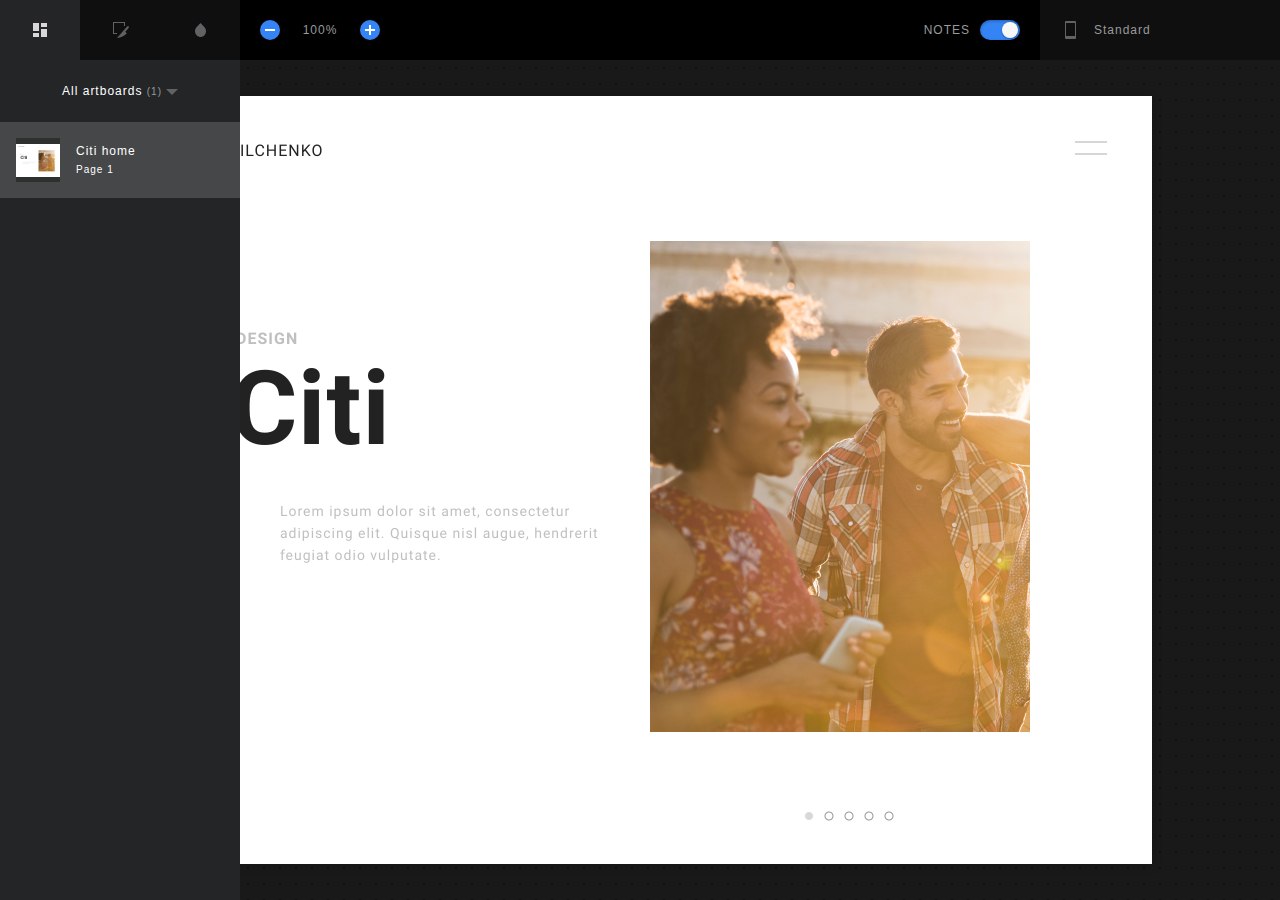
<file: RefDesigns/Citi Page/index.html>
<!DOCTYPE html>
<html lang="en">
  <head>
    <meta charset="utf-8">
    <meta http-equiv="X-UA-Compatible" content="IE=edge">
    <meta name="viewport" content="width=device-width, initial-scale=1">
    <title>Spec Export - Sketch Measure 2.4</title>
    <style type="text/css">
    /*! normalize.css v4.1.1 | MIT License | github.com/necolas/normalize.css */html{font-family:sans-serif;-ms-text-size-adjust:100%;-webkit-text-size-adjust:100%}body{margin:0}article,aside,details,figcaption,figure,footer,header,main,menu,nav,section,summary{display:block}audio,canvas,progress,video{display:inline-block}audio:not([controls]){display:none;height:0}progress{vertical-align:baseline}template,[hidden]{display:none}a{background-color:transparent;-webkit-text-decoration-skip:objects}a:active,a:hover{outline-width:0}abbr[title]{border-bottom:0;text-decoration:underline;text-decoration:underline dotted}b,strong{font-weight:inherit}b,strong{font-weight:bolder}dfn{font-style:italic}h1{font-size:2em;margin:.67em 0}mark{background-color:#ff0;color:#000}small{font-size:80%}sub,sup{font-size:75%;line-height:0;position:relative;vertical-align:baseline}sub{bottom:-0.25em}sup{top:-0.5em}img{border-style:none}svg:not(:root){overflow:hidden}code,kbd,pre,samp{font-family:monospace,monospace;font-size:1em}figure{margin:1em 40px}hr{box-sizing:content-box;height:0;overflow:visible}button,input,select,textarea{font:inherit;margin:0}optgroup{font-weight:bold}button,input{overflow:visible}button,select{text-transform:none}button,html [type="button"],[type="reset"],[type="submit"]{-webkit-appearance:button}button::-moz-focus-inner,[type="button"]::-moz-focus-inner,[type="reset"]::-moz-focus-inner,[type="submit"]::-moz-focus-inner{border-style:none;padding:0}button:-moz-focusring,[type="button"]:-moz-focusring,[type="reset"]:-moz-focusring,[type="submit"]:-moz-focusring{outline:1px dotted ButtonText}fieldset{border:1px solid silver;margin:0 2px;padding:.35em .625em .75em}legend{box-sizing:border-box;color:inherit;display:table;max-width:100%;padding:0;white-space:normal}textarea{overflow:auto}[type="checkbox"],[type="radio"]{box-sizing:border-box;padding:0}[type="number"]::-webkit-inner-spin-button,[type="number"]::-webkit-outer-spin-button{height:auto}[type="search"]{-webkit-appearance:textfield;outline-offset:-2px}[type="search"]::-webkit-search-cancel-button,[type="search"]::-webkit-search-decoration{-webkit-appearance:none}::-webkit-input-placeholder{color:inherit;opacity:.54}::-webkit-file-upload-button{-webkit-appearance:button;font:inherit}

*{box-sizing:border-box;}
::-webkit-scrollbar{width:8px;height:8px;background:#202123;border-radius:4px;}
::-webkit-scrollbar-thumb{border:1px solid rgba(255,255,255,.16);background-color:rgba(0,0,0,.64);border-radius:4px;}
::-webkit-scrollbar-corner,
::-webkit-resizer{background:#202123;}
html{width:100vw;height:100vh;overflow:hidden;}
body{-webkit-user-select:none;width:100vw;height:100vh;min-width:1024px;font-family:HelveticaNeue,Helvetica,Arial,sans-serif;font-size:12px;color:#989A9C;background:#191919;letter-spacing:1px;overflow:hidden;}
header{position:relative;height:60px;display:flex;align-items:center;z-index:215;background:#000;}
header .header-center,header .header-left,header .header-right{width:240px;height:60px;background:#0F0F0F;}
header .header-center{display:flex;flex:1;background:#000;}
header .header-center .show-notes,header .header-center .zoom-widget{padding:20px;width:160px;}
header .header-center h1{flex:1;}
header .header-center .show-notes{text-align:right;line-height:20px;}
header .header-center .show-notes .slidebox{margin-left:10px;}
header .header-left{display:flex;}
.zoom-widget{display:flex;}
.zoom-widget button{position:relative;display:block;width:20px;height:20px;border-radius:10px;border:0;background:#3484F5;cursor:pointer;}
.zoom-widget button:after,.zoom-widget button:before{position:absolute;top:9px;left:5px;content:"";display:block;width:10px;height:2px;background:#FFF;}
.zoom-widget button:after{top:5px;left:9px;width:2px;height:10px;}
.zoom-widget button:disabled{background:#222;cursor:default;}
.zoom-widget button:disabled:after,.zoom-widget button:disabled:before{background:#606264;}
.zoom-widget button.zoom-in:after{display:none;}
.zoom-widget .zoom-text{display:block;text-align:center;line-height:20px;flex:1;}
.unit-box{height:60px;}
.unit-box .overlay{content:"";position:absolute;top:60px;left:0;width:100vw;height:calc(100vh - 60px);display:none;background:rgba(0,0,0,.56);z-index:1;}
.unit-box:focus .overlay{display:block;}
.unit-box:focus{height:auto;outline:0;}
.unit-box h3,.unit-box p{position:relative;margin:0;padding:20px 20px 20px 54px;display:block;height:100%;line-height:20px;font-size:12px;font-weight:400;cursor:pointer;}
.unit-box h3,.unit-box:focus p{display:none;}
.unit-box h3:before,.unit-box p:before{position:absolute;top:18px;left:18px;content:"";display:block;width:24px;height:24px;background:url([data-uri]) no-repeat;background-size:24px 24px;}
.unit-box ul{position:absolute;margin:1px 0 0 240px;padding:0;list-style:none;background:#0F0F0F;width:240px;height:calc(100vh - 61px);overflow:auto;display:block;transition:all .15s ease;z-index:2;}
.unit-box:focus h3{color:#3A3A3A;display:block;}
.unit-box:focus ul{margin:1px 0 0;}
.unit-box .sub-title,.unit-box label{display:flex;padding:14px 20px;}
.unit-box label{cursor:pointer;}
.unit-box li:hover label{color:#FFF;}
.page-list label span,.unit-box label span{flex:1;}
.page-list input,.unit-box input{position:absolute;visibility:hidden;}
.page-list span:before,.unit-box span:before{float:right;display:block;content:"";width:16px;height:16px;}
.page-list input:checked+span:before,.page-list label:hover span:before,.unit-box input:checked+span:before,.unit-box label:hover span:before{background-image:url([data-uri]);background-size:50px 100px;}
.page-list label:hover span:before,.unit-box label:hover span:before{background-position:0 -50px;}
.page-list input:checked+span:before,.unit-box input:checked+span:before{background-position:0 0;}
.unit-box .sub-title{font-size:12px;background:#000;color:#3A3A3A;}
main{position:relative;height:calc(100vh - 60px);}
.inspector,.navbar{position:absolute;top:0;bottom:0;display:flex;width:240px;background:#232527;z-index:5;}
.inspector{transition:all .15s ease;right:-240px;display:block;}
.inspector.active{right:0;}
.navbar{left:-240px;width:240px;transition:all .15s ease;}
.navbar.on{left:0;}
.navbar nav{width:40px;background:#000204;}
.navbar section{flex:1;}
.tab{margin:0;padding:0;display:flex;width:100%;list-style:none;}
.tab li{display:flex;flex:1;height:60px;cursor:pointer;font-size:12px;justify-content:center;align-items:center;}
.tab li.current{background-color:#232527;}
.tab li:before{content:"";width:40px;height:40px;background:url([data-uri]) no-repeat -50px 0;background-size:100px 150px;overflow:hidden;}
.tab li.current:before{background-position-x:0;}
.tab li.icon-slices:before{background-position-y:-50px;}
.tab li.icon-colors:before{background-position-y:-100px;}
#inspector .code-item{display:none!important;}
#inspector .code-item textarea{padding: 16px;}
#inspector .code-item.select{display: block!important;}
#inspector .tab li{height:40px;}
#inspector .tab li:before{background-image:url([data-uri]);
}
#inspector .tab li.select{background-color:rgba(255,255,255,.05);}
#inspector .tab li.select:before{background-position-x: 0;}
#inspector .tab li.icon-android-panel:before {background-position-y: -50px;}
#inspector .tab li.icon-ios-panel:before {background-position-y: -100px;}
.screen-viewer{position:absolute;width:100vw;height:calc(100vh - 60px);background:#191919 url([data-uri]);background-size:16px 16px;overflow:auto;}
.screen-viewer,.screen-viewer .overlay{position:absolute;width:100vw;height:calc(100vh - 60px);background:#191919 url([data-uri]);background-size:16px 16px;overflow:auto;}
.screen-viewer .overlay{display:none;position:fixed;top:60px;left:0;background:transparent;overflow:hidden;z-index:2;cursor:none;}
.screen-viewer.moving-screen .overlay{display:block;}
.screen-viewer-inner{position:relative;margin:0 auto;}
.screen{margin:0 auto;position:absolute;left:50%;top:50%;background:#FFF;box-shadow:0 2px 10px 0 rgba(0,0,0,.2);transition:all .15s ease;}
.layer{position:absolute;cursor:pointer;}
.hover,.selected{border:1px solid #EE6723;}
.has-slice{border:1px dashed #EE6723;background:rgba(255,85,0,.32);}
.layer b,.layer i{position:absolute;width:5px;height:5px;background:#FFF;border:1px solid #EE6723;border-radius:50%;overflow:hidden;display:none;}
.layer b{width:3px;height:3px;background:#EE6723;}
.selected i{display:block;}
.distance.h div[data-width]:before,.distance.v div[data-height]:before,.selected:after,.selected:before{position:absolute;display:block;left:50%;top:-23px;transform:translateX(-50%);content:attr(data-width);font-size:12px;color:#FFF;height:12px;line-height:12px;padding:4px;background:#EE6723;border-radius:2px;z-index:1;}
.percentage-mode .distance.h div[data-width]:before,.percentage-mode .distance.v div[data-height]:before,.percentage-mode .selected:after,.percentage-mode .selected:before{content:attr(percentage-width);}
.selected.hidden:after,.selected.hidden:before{display:none;}
.distance.v div[data-height]:before,.selected:after{content:attr(data-height);left:auto;right:0;top:50%;transform:translateX(calc(100% + 3px)) translateY(-50%);}
.percentage-mode .distance.v div[data-height]:before,.percentage-mode .selected:after{content:attr(percentage-height);}
.layer .tl{top:-3px;left:-3px;}
.layer .tr{top:-3px;right:-3px;}
.layer .bl{bottom:-3px;left:-3px;}
.layer .br{bottom:-3px;right:-3px;}
.hover{border:1px solid #419bf9;}
.selected{border:1px solid #EE6723;}
.ruler{position:absolute;width:100%;height:100%;border:1px dashed #419bf9;}
.ruler.h{border-left:0;border-right:0;}
.ruler.v{border-top:0;border-bottom:0;}
.distance,.distance div,.distance div:before,.distance:after,.distance:before{position:absolute;}
.distance.v,.distance.v div{width:1px;}
.distance.h,.distance.h div{height:1px;}
.distance.v div{top:0;bottom:0;background:#EE6723;}
.distance.h div{left:0;right:0;background:#EE6723;}
.distance.v:after,.distance.v:before{content:"";top:0;left:-2px;width:5px;height:1px;background:#EE6723;}
.distance.h:after,.distance.h:before{content:"";top:-2px;left:0;width:1px;height:5px;background:#EE6723;}
.distance.v:after{top:auto;bottom:0;}
.distance.h:after{left:auto;right:0;}
.note{position:absolute;margin:-12px 0 0 -12px;width:24px;height:24px;background:#F5A623;border-radius:50%;border:2px solid #FFF;box-shadow:0 0 3px rgba(0,0,0,.24);}
.note:before{content:attr(data-index);font-size:12px;display:block;color:#FFF;text-align:center;width:100%;height:100%;line-height:20px;}
.note:hover{box-shadow:0 0 3px rgba(0,0,0,.64);}
.note div{position:absolute;top:50%;left:30px;border-radius:4px;padding:8px;background:#FFF;box-shadow:0 0 3px rgba(0,0,0,.5);-webkit-user-select:text;color:#222;transform:translateY(-50%);z-index:2;}
.note div:before{content:"";position:absolute;left:-7px;top:50%;width:8px;height:14px;background:url([data-uri]) no-repeat;background-size:8px 14px;transform:translateY(-50%);}
.slidebox{position:relative;width:40px;height:20px;display:inline-block;}
.slidebox input{visibility:hidden;}
.slidebox label{position:absolute;top:0;left:0;width:40px;height:20px;background:#898989;box-shadow:inset 0 1px 3px 0 rgba(0,0,0,.3);border-radius:10px;cursor:pointer;transition:all .2s ease;}
.slidebox label:after{position:absolute;content:"";top:2px;left:2px;width:16px;height:16px;background-image:linear-gradient(-180deg,#F8F9F6 0,#F5F5F5 100%);box-shadow:0 1px 2px 0 rgba(0,0,0,.3);border-radius:8px;transition:all .15s ease;}
.slidebox input[type=checkbox]:checked+label{background:#3484F5;}
.slidebox input[type=checkbox]:checked+label:after{left:22px;}
.inspector{overflow:auto;}
.inspector h2,.inspector h3{margin:0;padding:0;font-weight:400;}
.inspector h2{font-size:12px;line-height:24px;padding:12px 16px;text-align:center;}
.inspector h3{height:32px;font-size:12px;line-height:32px;padding:0 16px;background-image:linear-gradient(90deg,rgba(0,4,9,.32) 0,rgba(0,2,4,0) 100%);}
.inspector .context{padding:16px;}
.inspector .color,.inspector .item{display:flex;margin:0 0 8px;}
.inspector .item[data-label]:before{content:attr(data-label);display:block;width:70px;font-size:12px;height:24px;line-height:24px;}
.inspector .color:last-child,.inspector .item:last-child{margin:0;}
.inspector .item div,.inspector .item label{flex:1;}
.inspector .item label{padding:0 4px;}
.inspector .item label:first-child{padding:0 4px 0 0;}
.inspector .item label:last-child{padding:0 0 0 4px;}
.inspector .item label:only-child{padding:0;}
.inspector .item label[data-label]:after{content:attr(data-label);font-size:10px;text-align:center;display:block;margin:2px 0 0;}
.inspector input,.inspector textarea{padding:3px 4px;width:100%;background:rgba(255,255,255,.05);border-radius:2px;border:0;line-height:18px;height:24px;font-size:12px;color:#FFF;text-align:center;outline:0;resize:none;}
.inspector textarea{min-width:100%;height:auto;text-align:left;}
.context h4{font-size:12px;font-weight:400;position:0;margin:0 0 16px;color:#FFF;}
.context h4:before{margin:0 10px 0 0;display:inline-block;content:"";width:8px;height:8px;border-radius:1px;background:#3484F5;}
.context .colors{margin:0 0 8px;}
.context .colors:last-child,.context .items-group:last-child{margin:0;}
.context .items-group{margin:0 0 24px;}
.inspector .color{display:block;}
.inspector .color[data-name]:after{content:attr(data-name);font-size:10px;text-align:center;padding:0 0 0 24px;display:block;margin:2px 0 0;}
.inspector .color label,.inspector .color label em,.inspector .color label em i{position:absolute;display:block;width:24px;height:24px;padding:0;}
.inspector .color label em{position:relative;background-color:#fff;background-image:linear-gradient(45deg,#dddadc 25%,transparent 25%,transparent 75%,#dddadc 75%,#dddadc),linear-gradient(45deg,#dddadc 25%,transparent 25%,transparent 75%,#dddadc 75%,#dddadc);background-size:12px 12px;background-position:0 0,6px 6px;border-radius:2px 0 0 2px;overflow:hidden;}
.inspector .color label em i{position:relative;}
.inspector .item .color input{text-align:center;}
.inspector .color input{padding-left:32px;width:100%;text-align:left;}
.gradient .color label:before{position:absolute;top:12px;left:11px;content:"";width:2px;height:32px;background:#FFF;z-index:2;box-shadow:0 0 2px 1px rgba(0,0,0,.2);}
.gradient .color label:after{position:absolute;top:8px;left:8px;content:"";width:8px;height:8px;background:#FFF;z-index:3;border-radius:4px;box-shadow:0 0 2px 1px rgba(0,0,0,.2);}
.gradient .color[data-name] label:before{height:42px;}
.gradient .color:last-child label:before{display:none;}
.navbar section{position:relative;overflow:auto;}
.artboard-list,.asset-list,.color-list{margin:0;padding:0;list-style:none;}
.artboard-list li{padding:16px;display:flex;cursor:pointer;}
.artboard-list li:hover,.asset-list li:hover,.color-list li:hover{background:#191A1E;}
.artboard-list li.active{background:#454748;}
.preview-img{display:block;width:44px;height:44px;text-align:center;background:rgba(0,0,0,.32);}
.preview-img:before{content:' ';display:inline-block;vertical-align:middle;height:100%;}
.preview-img img{max-width:44px;max-height:44px;background:#FFF;vertical-align:middle;}
.pages-select{padding:24px;position:relative;}
.pages-select h3{margin:0;text-align:center;font-size:12px;font-weight:400;color:#FFF;cursor:pointer;}
.page-list em,.pages-select h3 em{font-style:normal;font-size:10px;color:#989A9C;}
.pages-select h3:after{content:"";margin:0 0 0 4px;width:12px;height:6px;display:inline-block;background:url([data-uri]) no-repeat;background-size:12px 6px;}
.pages-select .page-list{display:none;position:absolute;left:50%;transform:translateX(-50%);margin:-32px 0 0;padding:8px;border-radius:4px;list-style:none;width:180px;background:#0F0F0F;box-shadow:0 2px 10px 0 rgba(0,0,0,.8);}
.pages-select:focus{outline:0;}
.pages-select:focus .page-list{display:block;}
.pages-select .page-list label{padding:10px;cursor:pointer;}
.pages-select .page-list label,.pages-select .page-list span{display:block;}
.page-list span:before{position:absolute;right:8px;}
.exportable{margin:0;padding:0;list-style:none;background:#191A1E;border:1px solid #2D2F31;border-radius:4px;}
.exportable li{position:relative;padding:0 8px;height:32px;line-height:32px;border-bottom:1px solid #222;white-space:nowrap;text-overflow:ellipsis;}
.exportable li a{color:#FFF;text-decoration:none;outline:0;}
.exportable li:last-child{border:0;}
.exportable img{position:absolute;top:0;left:0;width:100%;height:100%;opacity:0;}
.asset-list li,.color-list li{padding:24px;display:flex;cursor:pointer;}
.color-list li{cursor:default;}
.asset-list li picture,.color-list li em{position:relative;display:block;text-align:center;width:32px;height:32px;background-color:#4A4A4A;background-image:linear-gradient(45deg,#000 25%,transparent 25%,transparent 75%,#000 75%,#000),linear-gradient(45deg,#000 25%,transparent 25%,transparent 75%,#000 75%,#000);background-size:8px 8px;background-position:0 0,4px 4px;border-radius:2px;}
.color-list li em{background-color:#fff;background-image:linear-gradient(45deg,#dddadc 25%,transparent 25%,transparent 75%,#dddadc 75%,#dddadc),linear-gradient(45deg,#dddadc 25%,transparent 25%,transparent 75%,#dddadc 75%,#dddadc);border-radius:50%;overflow:hidden;}
.color-list li em i{position:absolute;top:0;left:0;right:0;bottom:0;}
.artboard-list li div,.asset-list li div,.color-list li div{padding:0 0 0 16px;flex:1;}
.artboard-list li div{padding:6px 0 4px 16px;}
.asset-list li picture:before{content:"";display:inline-block;height:100%;vertical-align:middle;}
.asset-list li picture img{vertical-align:middle;max-width:28px;max-height:28px;}
.asset-list li picture:after{content:"";position:absolute;top:0;left:0;right:0;bottom:0;}
.artboard-list h3, .asset-list h3,.color-list h3{margin:0 0 4px;padding:0;color:#FFF;font-size:12px;font-weight:400;overflow:hidden;text-overflow:ellipsis;}
.artboard-list small, .asset-list small,.color-list small{font-size:10px;}
.artboard-list li.active small{color:#FFF;}
.empty{position:absolute;top:30%;left:0;right:0;transform:translateY(-50%);vertical-align:middle;text-align:center;}
.message{position:absolute;top:50%;left:50%;padding:10px 20px;max-width:320px;transform:translateX(-50%) translateY(-50%);text-align:center;border-radius:4px;background:rgba(0,0,0,.96);border: 1px solid rgba(255,255,255,.16);color:#FFF;box-shadow:0 2px 10px rgba(0,0,0,.32);z-index:9;display:none;}
.cursor{position:absolute;display:none;margin:-8px 0 0 -8px;top:50%;left:50%;width:16px;height:17px;background-size:16px 17px;background-image: url('[data-uri]');background-repeat:no-repeat;cursor:none;z-index:1;
}
.cursor.show{display:block;}
.cursor.moving{background-image: url('[data-uri]');}
    </style>
    <script type="text/javascript">
    <!--
    /*! jQuery v3.0.0 | (c) jQuery Foundation | jquery.org/license */
!function(a,b){"use strict";"object"==typeof module&&"object"==typeof module.exports?module.exports=a.document?b(a,!0):function(a){if(!a.document)throw new Error("jQuery requires a window with a document");return b(a)}:b(a)}("undefined"!=typeof window?window:this,function(a,b){"use strict";var c=[],d=a.document,e=Object.getPrototypeOf,f=c.slice,g=c.concat,h=c.push,i=c.indexOf,j={},k=j.toString,l=j.hasOwnProperty,m=l.toString,n=m.call(Object),o={};function p(a,b){b=b||d;var c=b.createElement("script");c.text=a,b.head.appendChild(c).parentNode.removeChild(c)}var q="3.0.0",r=function(a,b){return new r.fn.init(a,b)},s=/^[\s\uFEFF\xA0]+|[\s\uFEFF\xA0]+$/g,t=/^-ms-/,u=/-([a-z])/g,v=function(a,b){return b.toUpperCase()};r.fn=r.prototype={jquery:q,constructor:r,length:0,toArray:function(){return f.call(this)},get:function(a){return null!=a?0>a?this[a+this.length]:this[a]:f.call(this)},pushStack:function(a){var b=r.merge(this.constructor(),a);return b.prevObject=this,b},each:function(a){return r.each(this,a)},map:function(a){return this.pushStack(r.map(this,function(b,c){return a.call(b,c,b)}))},slice:function(){return this.pushStack(f.apply(this,arguments))},first:function(){return this.eq(0)},last:function(){return this.eq(-1)},eq:function(a){var b=this.length,c=+a+(0>a?b:0);return this.pushStack(c>=0&&b>c?[this[c]]:[])},end:function(){return this.prevObject||this.constructor()},push:h,sort:c.sort,splice:c.splice},r.extend=r.fn.extend=function(){var a,b,c,d,e,f,g=arguments[0]||{},h=1,i=arguments.length,j=!1;for("boolean"==typeof g&&(j=g,g=arguments[h]||{},h++),"object"==typeof g||r.isFunction(g)||(g={}),h===i&&(g=this,h--);i>h;h++)if(null!=(a=arguments[h]))for(b in a)c=g[b],d=a[b],g!==d&&(j&&d&&(r.isPlainObject(d)||(e=r.isArray(d)))?(e?(e=!1,f=c&&r.isArray(c)?c:[]):f=c&&r.isPlainObject(c)?c:{},g[b]=r.extend(j,f,d)):void 0!==d&&(g[b]=d));return g},r.extend({expando:"jQuery"+(q+Math.random()).replace(/\D/g,""),isReady:!0,error:function(a){throw new Error(a)},noop:function(){},isFunction:function(a){return"function"===r.type(a)},isArray:Array.isArray,isWindow:function(a){return null!=a&&a===a.window},isNumeric:function(a){var b=r.type(a);return("number"===b||"string"===b)&&!isNaN(a-parseFloat(a))},isPlainObject:function(a){var b,c;return a&&"[object Object]"===k.call(a)?(b=e(a))?(c=l.call(b,"constructor")&&b.constructor,"function"==typeof c&&m.call(c)===n):!0:!1},isEmptyObject:function(a){var b;for(b in a)return!1;return!0},type:function(a){return null==a?a+"":"object"==typeof a||"function"==typeof a?j[k.call(a)]||"object":typeof a},globalEval:function(a){p(a)},camelCase:function(a){return a.replace(t,"ms-").replace(u,v)},nodeName:function(a,b){return a.nodeName&&a.nodeName.toLowerCase()===b.toLowerCase()},each:function(a,b){var c,d=0;if(w(a)){for(c=a.length;c>d;d++)if(b.call(a[d],d,a[d])===!1)break}else for(d in a)if(b.call(a[d],d,a[d])===!1)break;return a},trim:function(a){return null==a?"":(a+"").replace(s,"")},makeArray:function(a,b){var c=b||[];return null!=a&&(w(Object(a))?r.merge(c,"string"==typeof a?[a]:a):h.call(c,a)),c},inArray:function(a,b,c){return null==b?-1:i.call(b,a,c)},merge:function(a,b){for(var c=+b.length,d=0,e=a.length;c>d;d++)a[e++]=b[d];return a.length=e,a},grep:function(a,b,c){for(var d,e=[],f=0,g=a.length,h=!c;g>f;f++)d=!b(a[f],f),d!==h&&e.push(a[f]);return e},map:function(a,b,c){var d,e,f=0,h=[];if(w(a))for(d=a.length;d>f;f++)e=b(a[f],f,c),null!=e&&h.push(e);else for(f in a)e=b(a[f],f,c),null!=e&&h.push(e);return g.apply([],h)},guid:1,proxy:function(a,b){var c,d,e;return"string"==typeof b&&(c=a[b],b=a,a=c),r.isFunction(a)?(d=f.call(arguments,2),e=function(){return a.apply(b||this,d.concat(f.call(arguments)))},e.guid=a.guid=a.guid||r.guid++,e):void 0},now:Date.now,support:o}),"function"==typeof Symbol&&(r.fn[Symbol.iterator]=c[Symbol.iterator]),r.each("Boolean Number String Function Array Date RegExp Object Error Symbol".split(" "),function(a,b){j["[object "+b+"]"]=b.toLowerCase()});function w(a){var b=!!a&&"length"in a&&a.length,c=r.type(a);return"function"===c||r.isWindow(a)?!1:"array"===c||0===b||"number"==typeof b&&b>0&&b-1 in a}var x=function(a){var b,c,d,e,f,g,h,i,j,k,l,m,n,o,p,q,r,s,t,u="sizzle"+1*new Date,v=a.document,w=0,x=0,y=ha(),z=ha(),A=ha(),B=function(a,b){return a===b&&(l=!0),0},C={}.hasOwnProperty,D=[],E=D.pop,F=D.push,G=D.push,H=D.slice,I=function(a,b){for(var c=0,d=a.length;d>c;c++)if(a[c]===b)return c;return-1},J="checked|selected|async|autofocus|autoplay|controls|defer|disabled|hidden|ismap|loop|multiple|open|readonly|required|scoped",K="[\\x20\\t\\r\\n\\f]",L="(?:\\\\.|[\\w-]|[^\x00-\\xa0])+",M="\\["+K+"*("+L+")(?:"+K+"*([*^$|!~]?=)"+K+"*(?:'((?:\\\\.|[^\\\\'])*)'|\"((?:\\\\.|[^\\\\\"])*)\"|("+L+"))|)"+K+"*\\]",N=":("+L+")(?:\\((('((?:\\\\.|[^\\\\'])*)'|\"((?:\\\\.|[^\\\\\"])*)\")|((?:\\\\.|[^\\\\()[\\]]|"+M+")*)|.*)\\)|)",O=new RegExp(K+"+","g"),P=new RegExp("^"+K+"+|((?:^|[^\\\\])(?:\\\\.)*)"+K+"+$","g"),Q=new RegExp("^"+K+"*,"+K+"*"),R=new RegExp("^"+K+"*([>+~]|"+K+")"+K+"*"),S=new RegExp("="+K+"*([^\\]'\"]*?)"+K+"*\\]","g"),T=new RegExp(N),U=new RegExp("^"+L+"$"),V={ID:new RegExp("^#("+L+")"),CLASS:new RegExp("^\\.("+L+")"),TAG:new RegExp("^("+L+"|[*])"),ATTR:new RegExp("^"+M),PSEUDO:new RegExp("^"+N),CHILD:new RegExp("^:(only|first|last|nth|nth-last)-(child|of-type)(?:\\("+K+"*(even|odd|(([+-]|)(\\d*)n|)"+K+"*(?:([+-]|)"+K+"*(\\d+)|))"+K+"*\\)|)","i"),bool:new RegExp("^(?:"+J+")$","i"),needsContext:new RegExp("^"+K+"*[>+~]|:(even|odd|eq|gt|lt|nth|first|last)(?:\\("+K+"*((?:-\\d)?\\d*)"+K+"*\\)|)(?=[^-]|$)","i")},W=/^(?:input|select|textarea|button)$/i,X=/^h\d$/i,Y=/^[^{]+\{\s*\[native \w/,Z=/^(?:#([\w-]+)|(\w+)|\.([\w-]+))$/,$=/[+~]/,_=new RegExp("\\\\([\\da-f]{1,6}"+K+"?|("+K+")|.)","ig"),aa=function(a,b,c){var d="0x"+b-65536;return d!==d||c?b:0>d?String.fromCharCode(d+65536):String.fromCharCode(d>>10|55296,1023&d|56320)},ba=/([\0-\x1f\x7f]|^-?\d)|^-$|[^\x80-\uFFFF\w-]/g,ca=function(a,b){return b?"\x00"===a?"\ufffd":a.slice(0,-1)+"\\"+a.charCodeAt(a.length-1).toString(16)+" ":"\\"+a},da=function(){m()},ea=ta(function(a){return a.disabled===!0},{dir:"parentNode",next:"legend"});try{G.apply(D=H.call(v.childNodes),v.childNodes),D[v.childNodes.length].nodeType}catch(fa){G={apply:D.length?function(a,b){F.apply(a,H.call(b))}:function(a,b){var c=a.length,d=0;while(a[c++]=b[d++]);a.length=c-1}}}function ga(a,b,d,e){var f,h,j,k,l,o,r,s=b&&b.ownerDocument,w=b?b.nodeType:9;if(d=d||[],"string"!=typeof a||!a||1!==w&&9!==w&&11!==w)return d;if(!e&&((b?b.ownerDocument||b:v)!==n&&m(b),b=b||n,p)){if(11!==w&&(l=Z.exec(a)))if(f=l[1]){if(9===w){if(!(j=b.getElementById(f)))return d;if(j.id===f)return d.push(j),d}else if(s&&(j=s.getElementById(f))&&t(b,j)&&j.id===f)return d.push(j),d}else{if(l[2])return G.apply(d,b.getElementsByTagName(a)),d;if((f=l[3])&&c.getElementsByClassName&&b.getElementsByClassName)return G.apply(d,b.getElementsByClassName(f)),d}if(c.qsa&&!A[a+" "]&&(!q||!q.test(a))){if(1!==w)s=b,r=a;else if("object"!==b.nodeName.toLowerCase()){(k=b.getAttribute("id"))?k=k.replace(ba,ca):b.setAttribute("id",k=u),o=g(a),h=o.length;while(h--)o[h]="#"+k+" "+sa(o[h]);r=o.join(","),s=$.test(a)&&qa(b.parentNode)||b}if(r)try{return G.apply(d,s.querySelectorAll(r)),d}catch(x){}finally{k===u&&b.removeAttribute("id")}}}return i(a.replace(P,"$1"),b,d,e)}function ha(){var a=[];function b(c,e){return a.push(c+" ")>d.cacheLength&&delete b[a.shift()],b[c+" "]=e}return b}function ia(a){return a[u]=!0,a}function ja(a){var b=n.createElement("fieldset");try{return!!a(b)}catch(c){return!1}finally{b.parentNode&&b.parentNode.removeChild(b),b=null}}function ka(a,b){var c=a.split("|"),e=c.length;while(e--)d.attrHandle[c[e]]=b}function la(a,b){var c=b&&a,d=c&&1===a.nodeType&&1===b.nodeType&&a.sourceIndex-b.sourceIndex;if(d)return d;if(c)while(c=c.nextSibling)if(c===b)return-1;return a?1:-1}function ma(a){return function(b){var c=b.nodeName.toLowerCase();return"input"===c&&b.type===a}}function na(a){return function(b){var c=b.nodeName.toLowerCase();return("input"===c||"button"===c)&&b.type===a}}function oa(a){return function(b){return"label"in b&&b.disabled===a||"form"in b&&b.disabled===a||"form"in b&&b.disabled===!1&&(b.isDisabled===a||b.isDisabled!==!a&&("label"in b||!ea(b))!==a)}}function pa(a){return ia(function(b){return b=+b,ia(function(c,d){var e,f=a([],c.length,b),g=f.length;while(g--)c[e=f[g]]&&(c[e]=!(d[e]=c[e]))})})}function qa(a){return a&&"undefined"!=typeof a.getElementsByTagName&&a}c=ga.support={},f=ga.isXML=function(a){var b=a&&(a.ownerDocument||a).documentElement;return b?"HTML"!==b.nodeName:!1},m=ga.setDocument=function(a){var b,e,g=a?a.ownerDocument||a:v;return g!==n&&9===g.nodeType&&g.documentElement?(n=g,o=n.documentElement,p=!f(n),v!==n&&(e=n.defaultView)&&e.top!==e&&(e.addEventListener?e.addEventListener("unload",da,!1):e.attachEvent&&e.attachEvent("onunload",da)),c.attributes=ja(function(a){return a.className="i",!a.getAttribute("className")}),c.getElementsByTagName=ja(function(a){return a.appendChild(n.createComment("")),!a.getElementsByTagName("*").length}),c.getElementsByClassName=Y.test(n.getElementsByClassName),c.getById=ja(function(a){return o.appendChild(a).id=u,!n.getElementsByName||!n.getElementsByName(u).length}),c.getById?(d.find.ID=function(a,b){if("undefined"!=typeof b.getElementById&&p){var c=b.getElementById(a);return c?[c]:[]}},d.filter.ID=function(a){var b=a.replace(_,aa);return function(a){return a.getAttribute("id")===b}}):(delete d.find.ID,d.filter.ID=function(a){var b=a.replace(_,aa);return function(a){var c="undefined"!=typeof a.getAttributeNode&&a.getAttributeNode("id");return c&&c.value===b}}),d.find.TAG=c.getElementsByTagName?function(a,b){return"undefined"!=typeof b.getElementsByTagName?b.getElementsByTagName(a):c.qsa?b.querySelectorAll(a):void 0}:function(a,b){var c,d=[],e=0,f=b.getElementsByTagName(a);if("*"===a){while(c=f[e++])1===c.nodeType&&d.push(c);return d}return f},d.find.CLASS=c.getElementsByClassName&&function(a,b){return"undefined"!=typeof b.getElementsByClassName&&p?b.getElementsByClassName(a):void 0},r=[],q=[],(c.qsa=Y.test(n.querySelectorAll))&&(ja(function(a){o.appendChild(a).innerHTML="<a id='"+u+"'></a><select id='"+u+"-\r\\' msallowcapture=''><option selected=''></option></select>",a.querySelectorAll("[msallowcapture^='']").length&&q.push("[*^$]="+K+"*(?:''|\"\")"),a.querySelectorAll("[selected]").length||q.push("\\["+K+"*(?:value|"+J+")"),a.querySelectorAll("[id~="+u+"-]").length||q.push("~="),a.querySelectorAll(":checked").length||q.push(":checked"),a.querySelectorAll("a#"+u+"+*").length||q.push(".#.+[+~]")}),ja(function(a){a.innerHTML="<a href='' disabled='disabled'></a><select disabled='disabled'><option/></select>";var b=n.createElement("input");b.setAttribute("type","hidden"),a.appendChild(b).setAttribute("name","D"),a.querySelectorAll("[name=d]").length&&q.push("name"+K+"*[*^$|!~]?="),2!==a.querySelectorAll(":enabled").length&&q.push(":enabled",":disabled"),o.appendChild(a).disabled=!0,2!==a.querySelectorAll(":disabled").length&&q.push(":enabled",":disabled"),a.querySelectorAll("*,:x"),q.push(",.*:")})),(c.matchesSelector=Y.test(s=o.matches||o.webkitMatchesSelector||o.mozMatchesSelector||o.oMatchesSelector||o.msMatchesSelector))&&ja(function(a){c.disconnectedMatch=s.call(a,"*"),s.call(a,"[s!='']:x"),r.push("!=",N)}),q=q.length&&new RegExp(q.join("|")),r=r.length&&new RegExp(r.join("|")),b=Y.test(o.compareDocumentPosition),t=b||Y.test(o.contains)?function(a,b){var c=9===a.nodeType?a.documentElement:a,d=b&&b.parentNode;return a===d||!(!d||1!==d.nodeType||!(c.contains?c.contains(d):a.compareDocumentPosition&&16&a.compareDocumentPosition(d)))}:function(a,b){if(b)while(b=b.parentNode)if(b===a)return!0;return!1},B=b?function(a,b){if(a===b)return l=!0,0;var d=!a.compareDocumentPosition-!b.compareDocumentPosition;return d?d:(d=(a.ownerDocument||a)===(b.ownerDocument||b)?a.compareDocumentPosition(b):1,1&d||!c.sortDetached&&b.compareDocumentPosition(a)===d?a===n||a.ownerDocument===v&&t(v,a)?-1:b===n||b.ownerDocument===v&&t(v,b)?1:k?I(k,a)-I(k,b):0:4&d?-1:1)}:function(a,b){if(a===b)return l=!0,0;var c,d=0,e=a.parentNode,f=b.parentNode,g=[a],h=[b];if(!e||!f)return a===n?-1:b===n?1:e?-1:f?1:k?I(k,a)-I(k,b):0;if(e===f)return la(a,b);c=a;while(c=c.parentNode)g.unshift(c);c=b;while(c=c.parentNode)h.unshift(c);while(g[d]===h[d])d++;return d?la(g[d],h[d]):g[d]===v?-1:h[d]===v?1:0},n):n},ga.matches=function(a,b){return ga(a,null,null,b)},ga.matchesSelector=function(a,b){if((a.ownerDocument||a)!==n&&m(a),b=b.replace(S,"='$1']"),c.matchesSelector&&p&&!A[b+" "]&&(!r||!r.test(b))&&(!q||!q.test(b)))try{var d=s.call(a,b);if(d||c.disconnectedMatch||a.document&&11!==a.document.nodeType)return d}catch(e){}return ga(b,n,null,[a]).length>0},ga.contains=function(a,b){return(a.ownerDocument||a)!==n&&m(a),t(a,b)},ga.attr=function(a,b){(a.ownerDocument||a)!==n&&m(a);var e=d.attrHandle[b.toLowerCase()],f=e&&C.call(d.attrHandle,b.toLowerCase())?e(a,b,!p):void 0;return void 0!==f?f:c.attributes||!p?a.getAttribute(b):(f=a.getAttributeNode(b))&&f.specified?f.value:null},ga.escape=function(a){return(a+"").replace(ba,ca)},ga.error=function(a){throw new Error("Syntax error, unrecognized expression: "+a)},ga.uniqueSort=function(a){var b,d=[],e=0,f=0;if(l=!c.detectDuplicates,k=!c.sortStable&&a.slice(0),a.sort(B),l){while(b=a[f++])b===a[f]&&(e=d.push(f));while(e--)a.splice(d[e],1)}return k=null,a},e=ga.getText=function(a){var b,c="",d=0,f=a.nodeType;if(f){if(1===f||9===f||11===f){if("string"==typeof a.textContent)return a.textContent;for(a=a.firstChild;a;a=a.nextSibling)c+=e(a)}else if(3===f||4===f)return a.nodeValue}else while(b=a[d++])c+=e(b);return c},d=ga.selectors={cacheLength:50,createPseudo:ia,match:V,attrHandle:{},find:{},relative:{">":{dir:"parentNode",first:!0}," ":{dir:"parentNode"},"+":{dir:"previousSibling",first:!0},"~":{dir:"previousSibling"}},preFilter:{ATTR:function(a){return a[1]=a[1].replace(_,aa),a[3]=(a[3]||a[4]||a[5]||"").replace(_,aa),"~="===a[2]&&(a[3]=" "+a[3]+" "),a.slice(0,4)},CHILD:function(a){return a[1]=a[1].toLowerCase(),"nth"===a[1].slice(0,3)?(a[3]||ga.error(a[0]),a[4]=+(a[4]?a[5]+(a[6]||1):2*("even"===a[3]||"odd"===a[3])),a[5]=+(a[7]+a[8]||"odd"===a[3])):a[3]&&ga.error(a[0]),a},PSEUDO:function(a){var b,c=!a[6]&&a[2];return V.CHILD.test(a[0])?null:(a[3]?a[2]=a[4]||a[5]||"":c&&T.test(c)&&(b=g(c,!0))&&(b=c.indexOf(")",c.length-b)-c.length)&&(a[0]=a[0].slice(0,b),a[2]=c.slice(0,b)),a.slice(0,3))}},filter:{TAG:function(a){var b=a.replace(_,aa).toLowerCase();return"*"===a?function(){return!0}:function(a){return a.nodeName&&a.nodeName.toLowerCase()===b}},CLASS:function(a){var b=y[a+" "];return b||(b=new RegExp("(^|"+K+")"+a+"("+K+"|$)"))&&y(a,function(a){return b.test("string"==typeof a.className&&a.className||"undefined"!=typeof a.getAttribute&&a.getAttribute("class")||"")})},ATTR:function(a,b,c){return function(d){var e=ga.attr(d,a);return null==e?"!="===b:b?(e+="","="===b?e===c:"!="===b?e!==c:"^="===b?c&&0===e.indexOf(c):"*="===b?c&&e.indexOf(c)>-1:"$="===b?c&&e.slice(-c.length)===c:"~="===b?(" "+e.replace(O," ")+" ").indexOf(c)>-1:"|="===b?e===c||e.slice(0,c.length+1)===c+"-":!1):!0}},CHILD:function(a,b,c,d,e){var f="nth"!==a.slice(0,3),g="last"!==a.slice(-4),h="of-type"===b;return 1===d&&0===e?function(a){return!!a.parentNode}:function(b,c,i){var j,k,l,m,n,o,p=f!==g?"nextSibling":"previousSibling",q=b.parentNode,r=h&&b.nodeName.toLowerCase(),s=!i&&!h,t=!1;if(q){if(f){while(p){m=b;while(m=m[p])if(h?m.nodeName.toLowerCase()===r:1===m.nodeType)return!1;o=p="only"===a&&!o&&"nextSibling"}return!0}if(o=[g?q.firstChild:q.lastChild],g&&s){m=q,l=m[u]||(m[u]={}),k=l[m.uniqueID]||(l[m.uniqueID]={}),j=k[a]||[],n=j[0]===w&&j[1],t=n&&j[2],m=n&&q.childNodes[n];while(m=++n&&m&&m[p]||(t=n=0)||o.pop())if(1===m.nodeType&&++t&&m===b){k[a]=[w,n,t];break}}else if(s&&(m=b,l=m[u]||(m[u]={}),k=l[m.uniqueID]||(l[m.uniqueID]={}),j=k[a]||[],n=j[0]===w&&j[1],t=n),t===!1)while(m=++n&&m&&m[p]||(t=n=0)||o.pop())if((h?m.nodeName.toLowerCase()===r:1===m.nodeType)&&++t&&(s&&(l=m[u]||(m[u]={}),k=l[m.uniqueID]||(l[m.uniqueID]={}),k[a]=[w,t]),m===b))break;return t-=e,t===d||t%d===0&&t/d>=0}}},PSEUDO:function(a,b){var c,e=d.pseudos[a]||d.setFilters[a.toLowerCase()]||ga.error("unsupported pseudo: "+a);return e[u]?e(b):e.length>1?(c=[a,a,"",b],d.setFilters.hasOwnProperty(a.toLowerCase())?ia(function(a,c){var d,f=e(a,b),g=f.length;while(g--)d=I(a,f[g]),a[d]=!(c[d]=f[g])}):function(a){return e(a,0,c)}):e}},pseudos:{not:ia(function(a){var b=[],c=[],d=h(a.replace(P,"$1"));return d[u]?ia(function(a,b,c,e){var f,g=d(a,null,e,[]),h=a.length;while(h--)(f=g[h])&&(a[h]=!(b[h]=f))}):function(a,e,f){return b[0]=a,d(b,null,f,c),b[0]=null,!c.pop()}}),has:ia(function(a){return function(b){return ga(a,b).length>0}}),contains:ia(function(a){return a=a.replace(_,aa),function(b){return(b.textContent||b.innerText||e(b)).indexOf(a)>-1}}),lang:ia(function(a){return U.test(a||"")||ga.error("unsupported lang: "+a),a=a.replace(_,aa).toLowerCase(),function(b){var c;do if(c=p?b.lang:b.getAttribute("xml:lang")||b.getAttribute("lang"))return c=c.toLowerCase(),c===a||0===c.indexOf(a+"-");while((b=b.parentNode)&&1===b.nodeType);return!1}}),target:function(b){var c=a.location&&a.location.hash;return c&&c.slice(1)===b.id},root:function(a){return a===o},focus:function(a){return a===n.activeElement&&(!n.hasFocus||n.hasFocus())&&!!(a.type||a.href||~a.tabIndex)},enabled:oa(!1),disabled:oa(!0),checked:function(a){var b=a.nodeName.toLowerCase();return"input"===b&&!!a.checked||"option"===b&&!!a.selected},selected:function(a){return a.parentNode&&a.parentNode.selectedIndex,a.selected===!0},empty:function(a){for(a=a.firstChild;a;a=a.nextSibling)if(a.nodeType<6)return!1;return!0},parent:function(a){return!d.pseudos.empty(a)},header:function(a){return X.test(a.nodeName)},input:function(a){return W.test(a.nodeName)},button:function(a){var b=a.nodeName.toLowerCase();return"input"===b&&"button"===a.type||"button"===b},text:function(a){var b;return"input"===a.nodeName.toLowerCase()&&"text"===a.type&&(null==(b=a.getAttribute("type"))||"text"===b.toLowerCase())},first:pa(function(){return[0]}),last:pa(function(a,b){return[b-1]}),eq:pa(function(a,b,c){return[0>c?c+b:c]}),even:pa(function(a,b){for(var c=0;b>c;c+=2)a.push(c);return a}),odd:pa(function(a,b){for(var c=1;b>c;c+=2)a.push(c);return a}),lt:pa(function(a,b,c){for(var d=0>c?c+b:c;--d>=0;)a.push(d);return a}),gt:pa(function(a,b,c){for(var d=0>c?c+b:c;++d<b;)a.push(d);return a})}},d.pseudos.nth=d.pseudos.eq;for(b in{radio:!0,checkbox:!0,file:!0,password:!0,image:!0})d.pseudos[b]=ma(b);for(b in{submit:!0,reset:!0})d.pseudos[b]=na(b);function ra(){}ra.prototype=d.filters=d.pseudos,d.setFilters=new ra,g=ga.tokenize=function(a,b){var c,e,f,g,h,i,j,k=z[a+" "];if(k)return b?0:k.slice(0);h=a,i=[],j=d.preFilter;while(h){c&&!(e=Q.exec(h))||(e&&(h=h.slice(e[0].length)||h),i.push(f=[])),c=!1,(e=R.exec(h))&&(c=e.shift(),f.push({value:c,type:e[0].replace(P," ")}),h=h.slice(c.length));for(g in d.filter)!(e=V[g].exec(h))||j[g]&&!(e=j[g](e))||(c=e.shift(),f.push({value:c,type:g,matches:e}),h=h.slice(c.length));if(!c)break}return b?h.length:h?ga.error(a):z(a,i).slice(0)};function sa(a){for(var b=0,c=a.length,d="";c>b;b++)d+=a[b].value;return d}function ta(a,b,c){var d=b.dir,e=b.next,f=e||d,g=c&&"parentNode"===f,h=x++;return b.first?function(b,c,e){while(b=b[d])if(1===b.nodeType||g)return a(b,c,e)}:function(b,c,i){var j,k,l,m=[w,h];if(i){while(b=b[d])if((1===b.nodeType||g)&&a(b,c,i))return!0}else while(b=b[d])if(1===b.nodeType||g)if(l=b[u]||(b[u]={}),k=l[b.uniqueID]||(l[b.uniqueID]={}),e&&e===b.nodeName.toLowerCase())b=b[d]||b;else{if((j=k[f])&&j[0]===w&&j[1]===h)return m[2]=j[2];if(k[f]=m,m[2]=a(b,c,i))return!0}}}function ua(a){return a.length>1?function(b,c,d){var e=a.length;while(e--)if(!a[e](b,c,d))return!1;return!0}:a[0]}function va(a,b,c){for(var d=0,e=b.length;e>d;d++)ga(a,b[d],c);return c}function wa(a,b,c,d,e){for(var f,g=[],h=0,i=a.length,j=null!=b;i>h;h++)(f=a[h])&&(c&&!c(f,d,e)||(g.push(f),j&&b.push(h)));return g}function xa(a,b,c,d,e,f){return d&&!d[u]&&(d=xa(d)),e&&!e[u]&&(e=xa(e,f)),ia(function(f,g,h,i){var j,k,l,m=[],n=[],o=g.length,p=f||va(b||"*",h.nodeType?[h]:h,[]),q=!a||!f&&b?p:wa(p,m,a,h,i),r=c?e||(f?a:o||d)?[]:g:q;if(c&&c(q,r,h,i),d){j=wa(r,n),d(j,[],h,i),k=j.length;while(k--)(l=j[k])&&(r[n[k]]=!(q[n[k]]=l))}if(f){if(e||a){if(e){j=[],k=r.length;while(k--)(l=r[k])&&j.push(q[k]=l);e(null,r=[],j,i)}k=r.length;while(k--)(l=r[k])&&(j=e?I(f,l):m[k])>-1&&(f[j]=!(g[j]=l))}}else r=wa(r===g?r.splice(o,r.length):r),e?e(null,g,r,i):G.apply(g,r)})}function ya(a){for(var b,c,e,f=a.length,g=d.relative[a[0].type],h=g||d.relative[" "],i=g?1:0,k=ta(function(a){return a===b},h,!0),l=ta(function(a){return I(b,a)>-1},h,!0),m=[function(a,c,d){var e=!g&&(d||c!==j)||((b=c).nodeType?k(a,c,d):l(a,c,d));return b=null,e}];f>i;i++)if(c=d.relative[a[i].type])m=[ta(ua(m),c)];else{if(c=d.filter[a[i].type].apply(null,a[i].matches),c[u]){for(e=++i;f>e;e++)if(d.relative[a[e].type])break;return xa(i>1&&ua(m),i>1&&sa(a.slice(0,i-1).concat({value:" "===a[i-2].type?"*":""})).replace(P,"$1"),c,e>i&&ya(a.slice(i,e)),f>e&&ya(a=a.slice(e)),f>e&&sa(a))}m.push(c)}return ua(m)}function za(a,b){var c=b.length>0,e=a.length>0,f=function(f,g,h,i,k){var l,o,q,r=0,s="0",t=f&&[],u=[],v=j,x=f||e&&d.find.TAG("*",k),y=w+=null==v?1:Math.random()||.1,z=x.length;for(k&&(j=g===n||g||k);s!==z&&null!=(l=x[s]);s++){if(e&&l){o=0,g||l.ownerDocument===n||(m(l),h=!p);while(q=a[o++])if(q(l,g||n,h)){i.push(l);break}k&&(w=y)}c&&((l=!q&&l)&&r--,f&&t.push(l))}if(r+=s,c&&s!==r){o=0;while(q=b[o++])q(t,u,g,h);if(f){if(r>0)while(s--)t[s]||u[s]||(u[s]=E.call(i));u=wa(u)}G.apply(i,u),k&&!f&&u.length>0&&r+b.length>1&&ga.uniqueSort(i)}return k&&(w=y,j=v),t};return c?ia(f):f}return h=ga.compile=function(a,b){var c,d=[],e=[],f=A[a+" "];if(!f){b||(b=g(a)),c=b.length;while(c--)f=ya(b[c]),f[u]?d.push(f):e.push(f);f=A(a,za(e,d)),f.selector=a}return f},i=ga.select=function(a,b,e,f){var i,j,k,l,m,n="function"==typeof a&&a,o=!f&&g(a=n.selector||a);if(e=e||[],1===o.length){if(j=o[0]=o[0].slice(0),j.length>2&&"ID"===(k=j[0]).type&&c.getById&&9===b.nodeType&&p&&d.relative[j[1].type]){if(b=(d.find.ID(k.matches[0].replace(_,aa),b)||[])[0],!b)return e;n&&(b=b.parentNode),a=a.slice(j.shift().value.length)}i=V.needsContext.test(a)?0:j.length;while(i--){if(k=j[i],d.relative[l=k.type])break;if((m=d.find[l])&&(f=m(k.matches[0].replace(_,aa),$.test(j[0].type)&&qa(b.parentNode)||b))){if(j.splice(i,1),a=f.length&&sa(j),!a)return G.apply(e,f),e;break}}}return(n||h(a,o))(f,b,!p,e,!b||$.test(a)&&qa(b.parentNode)||b),e},c.sortStable=u.split("").sort(B).join("")===u,c.detectDuplicates=!!l,m(),c.sortDetached=ja(function(a){return 1&a.compareDocumentPosition(n.createElement("fieldset"))}),ja(function(a){return a.innerHTML="<a href='#'></a>","#"===a.firstChild.getAttribute("href")})||ka("type|href|height|width",function(a,b,c){return c?void 0:a.getAttribute(b,"type"===b.toLowerCase()?1:2)}),c.attributes&&ja(function(a){return a.innerHTML="<input/>",a.firstChild.setAttribute("value",""),""===a.firstChild.getAttribute("value")})||ka("value",function(a,b,c){return c||"input"!==a.nodeName.toLowerCase()?void 0:a.defaultValue}),ja(function(a){return null==a.getAttribute("disabled")})||ka(J,function(a,b,c){var d;return c?void 0:a[b]===!0?b.toLowerCase():(d=a.getAttributeNode(b))&&d.specified?d.value:null}),ga}(a);r.find=x,r.expr=x.selectors,r.expr[":"]=r.expr.pseudos,r.uniqueSort=r.unique=x.uniqueSort,r.text=x.getText,r.isXMLDoc=x.isXML,r.contains=x.contains,r.escapeSelector=x.escape;var y=function(a,b,c){var d=[],e=void 0!==c;while((a=a[b])&&9!==a.nodeType)if(1===a.nodeType){if(e&&r(a).is(c))break;d.push(a)}return d},z=function(a,b){for(var c=[];a;a=a.nextSibling)1===a.nodeType&&a!==b&&c.push(a);return c},A=r.expr.match.needsContext,B=/^<([a-z][^\/\0>:\x20\t\r\n\f]*)[\x20\t\r\n\f]*\/?>(?:<\/\1>|)$/i,C=/^.[^:#\[\.,]*$/;function D(a,b,c){if(r.isFunction(b))return r.grep(a,function(a,d){return!!b.call(a,d,a)!==c});if(b.nodeType)return r.grep(a,function(a){return a===b!==c});if("string"==typeof b){if(C.test(b))return r.filter(b,a,c);b=r.filter(b,a)}return r.grep(a,function(a){return i.call(b,a)>-1!==c&&1===a.nodeType})}r.filter=function(a,b,c){var d=b[0];return c&&(a=":not("+a+")"),1===b.length&&1===d.nodeType?r.find.matchesSelector(d,a)?[d]:[]:r.find.matches(a,r.grep(b,function(a){return 1===a.nodeType}))},r.fn.extend({find:function(a){var b,c,d=this.length,e=this;if("string"!=typeof a)return this.pushStack(r(a).filter(function(){for(b=0;d>b;b++)if(r.contains(e[b],this))return!0}));for(c=this.pushStack([]),b=0;d>b;b++)r.find(a,e[b],c);return d>1?r.uniqueSort(c):c},filter:function(a){return this.pushStack(D(this,a||[],!1))},not:function(a){return this.pushStack(D(this,a||[],!0))},is:function(a){return!!D(this,"string"==typeof a&&A.test(a)?r(a):a||[],!1).length}});var E,F=/^(?:\s*(<[\w\W]+>)[^>]*|#([\w-]+))$/,G=r.fn.init=function(a,b,c){var e,f;if(!a)return this;if(c=c||E,"string"==typeof a){if(e="<"===a[0]&&">"===a[a.length-1]&&a.length>=3?[null,a,null]:F.exec(a),!e||!e[1]&&b)return!b||b.jquery?(b||c).find(a):this.constructor(b).find(a);if(e[1]){if(b=b instanceof r?b[0]:b,r.merge(this,r.parseHTML(e[1],b&&b.nodeType?b.ownerDocument||b:d,!0)),B.test(e[1])&&r.isPlainObject(b))for(e in b)r.isFunction(this[e])?this[e](b[e]):this.attr(e,b[e]);return this}return f=d.getElementById(e[2]),f&&(this[0]=f,this.length=1),this}return a.nodeType?(this[0]=a,this.length=1,this):r.isFunction(a)?void 0!==c.ready?c.ready(a):a(r):r.makeArray(a,this)};G.prototype=r.fn,E=r(d);var H=/^(?:parents|prev(?:Until|All))/,I={children:!0,contents:!0,next:!0,prev:!0};r.fn.extend({has:function(a){var b=r(a,this),c=b.length;return this.filter(function(){for(var a=0;c>a;a++)if(r.contains(this,b[a]))return!0})},closest:function(a,b){var c,d=0,e=this.length,f=[],g="string"!=typeof a&&r(a);if(!A.test(a))for(;e>d;d++)for(c=this[d];c&&c!==b;c=c.parentNode)if(c.nodeType<11&&(g?g.index(c)>-1:1===c.nodeType&&r.find.matchesSelector(c,a))){f.push(c);break}return this.pushStack(f.length>1?r.uniqueSort(f):f)},index:function(a){return a?"string"==typeof a?i.call(r(a),this[0]):i.call(this,a.jquery?a[0]:a):this[0]&&this[0].parentNode?this.first().prevAll().length:-1},add:function(a,b){return this.pushStack(r.uniqueSort(r.merge(this.get(),r(a,b))))},addBack:function(a){return this.add(null==a?this.prevObject:this.prevObject.filter(a))}});function J(a,b){while((a=a[b])&&1!==a.nodeType);return a}r.each({parent:function(a){var b=a.parentNode;return b&&11!==b.nodeType?b:null},parents:function(a){return y(a,"parentNode")},parentsUntil:function(a,b,c){return y(a,"parentNode",c)},next:function(a){return J(a,"nextSibling")},prev:function(a){return J(a,"previousSibling")},nextAll:function(a){return y(a,"nextSibling")},prevAll:function(a){return y(a,"previousSibling")},nextUntil:function(a,b,c){return y(a,"nextSibling",c)},prevUntil:function(a,b,c){return y(a,"previousSibling",c)},siblings:function(a){return z((a.parentNode||{}).firstChild,a)},children:function(a){return z(a.firstChild)},contents:function(a){return a.contentDocument||r.merge([],a.childNodes)}},function(a,b){r.fn[a]=function(c,d){var e=r.map(this,b,c);return"Until"!==a.slice(-5)&&(d=c),d&&"string"==typeof d&&(e=r.filter(d,e)),this.length>1&&(I[a]||r.uniqueSort(e),H.test(a)&&e.reverse()),this.pushStack(e)}});var K=/\S+/g;function L(a){var b={};return r.each(a.match(K)||[],function(a,c){b[c]=!0}),b}r.Callbacks=function(a){a="string"==typeof a?L(a):r.extend({},a);var b,c,d,e,f=[],g=[],h=-1,i=function(){for(e=a.once,d=b=!0;g.length;h=-1){c=g.shift();while(++h<f.length)f[h].apply(c[0],c[1])===!1&&a.stopOnFalse&&(h=f.length,c=!1)}a.memory||(c=!1),b=!1,e&&(f=c?[]:"")},j={add:function(){return f&&(c&&!b&&(h=f.length-1,g.push(c)),function d(b){r.each(b,function(b,c){r.isFunction(c)?a.unique&&j.has(c)||f.push(c):c&&c.length&&"string"!==r.type(c)&&d(c)})}(arguments),c&&!b&&i()),this},remove:function(){return r.each(arguments,function(a,b){var c;while((c=r.inArray(b,f,c))>-1)f.splice(c,1),h>=c&&h--}),this},has:function(a){return a?r.inArray(a,f)>-1:f.length>0},empty:function(){return f&&(f=[]),this},disable:function(){return e=g=[],f=c="",this},disabled:function(){return!f},lock:function(){return e=g=[],c||b||(f=c=""),this},locked:function(){return!!e},fireWith:function(a,c){return e||(c=c||[],c=[a,c.slice?c.slice():c],g.push(c),b||i()),this},fire:function(){return j.fireWith(this,arguments),this},fired:function(){return!!d}};return j};function M(a){return a}function N(a){throw a}function O(a,b,c){var d;try{a&&r.isFunction(d=a.promise)?d.call(a).done(b).fail(c):a&&r.isFunction(d=a.then)?d.call(a,b,c):b.call(void 0,a)}catch(a){c.call(void 0,a)}}r.extend({Deferred:function(b){var c=[["notify","progress",r.Callbacks("memory"),r.Callbacks("memory"),2],["resolve","done",r.Callbacks("once memory"),r.Callbacks("once memory"),0,"resolved"],["reject","fail",r.Callbacks("once memory"),r.Callbacks("once memory"),1,"rejected"]],d="pending",e={state:function(){return d},always:function(){return f.done(arguments).fail(arguments),this},"catch":function(a){return e.then(null,a)},pipe:function(){var a=arguments;return r.Deferred(function(b){r.each(c,function(c,d){var e=r.isFunction(a[d[4]])&&a[d[4]];f[d[1]](function(){var a=e&&e.apply(this,arguments);a&&r.isFunction(a.promise)?a.promise().progress(b.notify).done(b.resolve).fail(b.reject):b[d[0]+"With"](this,e?[a]:arguments)})}),a=null}).promise()},then:function(b,d,e){var f=0;function g(b,c,d,e){return function(){var h=this,i=arguments,j=function(){var a,j;if(!(f>b)){if(a=d.apply(h,i),a===c.promise())throw new TypeError("Thenable self-resolution");j=a&&("object"==typeof a||"function"==typeof a)&&a.then,r.isFunction(j)?e?j.call(a,g(f,c,M,e),g(f,c,N,e)):(f++,j.call(a,g(f,c,M,e),g(f,c,N,e),g(f,c,M,c.notifyWith))):(d!==M&&(h=void 0,i=[a]),(e||c.resolveWith)(h,i))}},k=e?j:function(){try{j()}catch(a){r.Deferred.exceptionHook&&r.Deferred.exceptionHook(a,k.stackTrace),b+1>=f&&(d!==N&&(h=void 0,i=[a]),c.rejectWith(h,i))}};b?k():(r.Deferred.getStackHook&&(k.stackTrace=r.Deferred.getStackHook()),a.setTimeout(k))}}return r.Deferred(function(a){c[0][3].add(g(0,a,r.isFunction(e)?e:M,a.notifyWith)),c[1][3].add(g(0,a,r.isFunction(b)?b:M)),c[2][3].add(g(0,a,r.isFunction(d)?d:N))}).promise()},promise:function(a){return null!=a?r.extend(a,e):e}},f={};return r.each(c,function(a,b){var g=b[2],h=b[5];e[b[1]]=g.add,h&&g.add(function(){d=h},c[3-a][2].disable,c[0][2].lock),g.add(b[3].fire),f[b[0]]=function(){return f[b[0]+"With"](this===f?void 0:this,arguments),this},f[b[0]+"With"]=g.fireWith}),e.promise(f),b&&b.call(f,f),f},when:function(a){var b=arguments.length,c=b,d=Array(c),e=f.call(arguments),g=r.Deferred(),h=function(a){return function(c){d[a]=this,e[a]=arguments.length>1?f.call(arguments):c,--b||g.resolveWith(d,e)}};if(1>=b&&(O(a,g.done(h(c)).resolve,g.reject),"pending"===g.state()||r.isFunction(e[c]&&e[c].then)))return g.then();while(c--)O(e[c],h(c),g.reject);return g.promise()}});var P=/^(Eval|Internal|Range|Reference|Syntax|Type|URI)Error$/;r.Deferred.exceptionHook=function(b,c){a.console&&a.console.warn&&b&&P.test(b.name)&&a.console.warn("jQuery.Deferred exception: "+b.message,b.stack,c)};var Q=r.Deferred();r.fn.ready=function(a){return Q.then(a),this},r.extend({isReady:!1,readyWait:1,holdReady:function(a){a?r.readyWait++:r.ready(!0)},ready:function(a){(a===!0?--r.readyWait:r.isReady)||(r.isReady=!0,a!==!0&&--r.readyWait>0||Q.resolveWith(d,[r]))}}),r.ready.then=Q.then;function R(){d.removeEventListener("DOMContentLoaded",R),a.removeEventListener("load",R),r.ready()}"complete"===d.readyState||"loading"!==d.readyState&&!d.documentElement.doScroll?a.setTimeout(r.ready):(d.addEventListener("DOMContentLoaded",R),a.addEventListener("load",R));var S=function(a,b,c,d,e,f,g){var h=0,i=a.length,j=null==c;if("object"===r.type(c)){e=!0;for(h in c)S(a,b,h,c[h],!0,f,g)}else if(void 0!==d&&(e=!0,r.isFunction(d)||(g=!0),j&&(g?(b.call(a,d),b=null):(j=b,b=function(a,b,c){
return j.call(r(a),c)})),b))for(;i>h;h++)b(a[h],c,g?d:d.call(a[h],h,b(a[h],c)));return e?a:j?b.call(a):i?b(a[0],c):f},T=function(a){return 1===a.nodeType||9===a.nodeType||!+a.nodeType};function U(){this.expando=r.expando+U.uid++}U.uid=1,U.prototype={cache:function(a){var b=a[this.expando];return b||(b={},T(a)&&(a.nodeType?a[this.expando]=b:Object.defineProperty(a,this.expando,{value:b,configurable:!0}))),b},set:function(a,b,c){var d,e=this.cache(a);if("string"==typeof b)e[r.camelCase(b)]=c;else for(d in b)e[r.camelCase(d)]=b[d];return e},get:function(a,b){return void 0===b?this.cache(a):a[this.expando]&&a[this.expando][r.camelCase(b)]},access:function(a,b,c){return void 0===b||b&&"string"==typeof b&&void 0===c?this.get(a,b):(this.set(a,b,c),void 0!==c?c:b)},remove:function(a,b){var c,d=a[this.expando];if(void 0!==d){if(void 0!==b){r.isArray(b)?b=b.map(r.camelCase):(b=r.camelCase(b),b=b in d?[b]:b.match(K)||[]),c=b.length;while(c--)delete d[b[c]]}(void 0===b||r.isEmptyObject(d))&&(a.nodeType?a[this.expando]=void 0:delete a[this.expando])}},hasData:function(a){var b=a[this.expando];return void 0!==b&&!r.isEmptyObject(b)}};var V=new U,W=new U,X=/^(?:\{[\w\W]*\}|\[[\w\W]*\])$/,Y=/[A-Z]/g;function Z(a,b,c){var d;if(void 0===c&&1===a.nodeType)if(d="data-"+b.replace(Y,"-$&").toLowerCase(),c=a.getAttribute(d),"string"==typeof c){try{c="true"===c?!0:"false"===c?!1:"null"===c?null:+c+""===c?+c:X.test(c)?JSON.parse(c):c}catch(e){}W.set(a,b,c)}else c=void 0;return c}r.extend({hasData:function(a){return W.hasData(a)||V.hasData(a)},data:function(a,b,c){return W.access(a,b,c)},removeData:function(a,b){W.remove(a,b)},_data:function(a,b,c){return V.access(a,b,c)},_removeData:function(a,b){V.remove(a,b)}}),r.fn.extend({data:function(a,b){var c,d,e,f=this[0],g=f&&f.attributes;if(void 0===a){if(this.length&&(e=W.get(f),1===f.nodeType&&!V.get(f,"hasDataAttrs"))){c=g.length;while(c--)g[c]&&(d=g[c].name,0===d.indexOf("data-")&&(d=r.camelCase(d.slice(5)),Z(f,d,e[d])));V.set(f,"hasDataAttrs",!0)}return e}return"object"==typeof a?this.each(function(){W.set(this,a)}):S(this,function(b){var c;if(f&&void 0===b){if(c=W.get(f,a),void 0!==c)return c;if(c=Z(f,a),void 0!==c)return c}else this.each(function(){W.set(this,a,b)})},null,b,arguments.length>1,null,!0)},removeData:function(a){return this.each(function(){W.remove(this,a)})}}),r.extend({queue:function(a,b,c){var d;return a?(b=(b||"fx")+"queue",d=V.get(a,b),c&&(!d||r.isArray(c)?d=V.access(a,b,r.makeArray(c)):d.push(c)),d||[]):void 0},dequeue:function(a,b){b=b||"fx";var c=r.queue(a,b),d=c.length,e=c.shift(),f=r._queueHooks(a,b),g=function(){r.dequeue(a,b)};"inprogress"===e&&(e=c.shift(),d--),e&&("fx"===b&&c.unshift("inprogress"),delete f.stop,e.call(a,g,f)),!d&&f&&f.empty.fire()},_queueHooks:function(a,b){var c=b+"queueHooks";return V.get(a,c)||V.access(a,c,{empty:r.Callbacks("once memory").add(function(){V.remove(a,[b+"queue",c])})})}}),r.fn.extend({queue:function(a,b){var c=2;return"string"!=typeof a&&(b=a,a="fx",c--),arguments.length<c?r.queue(this[0],a):void 0===b?this:this.each(function(){var c=r.queue(this,a,b);r._queueHooks(this,a),"fx"===a&&"inprogress"!==c[0]&&r.dequeue(this,a)})},dequeue:function(a){return this.each(function(){r.dequeue(this,a)})},clearQueue:function(a){return this.queue(a||"fx",[])},promise:function(a,b){var c,d=1,e=r.Deferred(),f=this,g=this.length,h=function(){--d||e.resolveWith(f,[f])};"string"!=typeof a&&(b=a,a=void 0),a=a||"fx";while(g--)c=V.get(f[g],a+"queueHooks"),c&&c.empty&&(d++,c.empty.add(h));return h(),e.promise(b)}});var $=/[+-]?(?:\d*\.|)\d+(?:[eE][+-]?\d+|)/.source,_=new RegExp("^(?:([+-])=|)("+$+")([a-z%]*)$","i"),aa=["Top","Right","Bottom","Left"],ba=function(a,b){return a=b||a,"none"===a.style.display||""===a.style.display&&r.contains(a.ownerDocument,a)&&"none"===r.css(a,"display")},ca=function(a,b,c,d){var e,f,g={};for(f in b)g[f]=a.style[f],a.style[f]=b[f];e=c.apply(a,d||[]);for(f in b)a.style[f]=g[f];return e};function da(a,b,c,d){var e,f=1,g=20,h=d?function(){return d.cur()}:function(){return r.css(a,b,"")},i=h(),j=c&&c[3]||(r.cssNumber[b]?"":"px"),k=(r.cssNumber[b]||"px"!==j&&+i)&&_.exec(r.css(a,b));if(k&&k[3]!==j){j=j||k[3],c=c||[],k=+i||1;do f=f||".5",k/=f,r.style(a,b,k+j);while(f!==(f=h()/i)&&1!==f&&--g)}return c&&(k=+k||+i||0,e=c[1]?k+(c[1]+1)*c[2]:+c[2],d&&(d.unit=j,d.start=k,d.end=e)),e}var ea={};function fa(a){var b,c=a.ownerDocument,d=a.nodeName,e=ea[d];return e?e:(b=c.body.appendChild(c.createElement(d)),e=r.css(b,"display"),b.parentNode.removeChild(b),"none"===e&&(e="block"),ea[d]=e,e)}function ga(a,b){for(var c,d,e=[],f=0,g=a.length;g>f;f++)d=a[f],d.style&&(c=d.style.display,b?("none"===c&&(e[f]=V.get(d,"display")||null,e[f]||(d.style.display="")),""===d.style.display&&ba(d)&&(e[f]=fa(d))):"none"!==c&&(e[f]="none",V.set(d,"display",c)));for(f=0;g>f;f++)null!=e[f]&&(a[f].style.display=e[f]);return a}r.fn.extend({show:function(){return ga(this,!0)},hide:function(){return ga(this)},toggle:function(a){return"boolean"==typeof a?a?this.show():this.hide():this.each(function(){ba(this)?r(this).show():r(this).hide()})}});var ha=/^(?:checkbox|radio)$/i,ia=/<([a-z][^\/\0>\x20\t\r\n\f]+)/i,ja=/^$|\/(?:java|ecma)script/i,ka={option:[1,"<select multiple='multiple'>","</select>"],thead:[1,"<table>","</table>"],col:[2,"<table><colgroup>","</colgroup></table>"],tr:[2,"<table><tbody>","</tbody></table>"],td:[3,"<table><tbody><tr>","</tr></tbody></table>"],_default:[0,"",""]};ka.optgroup=ka.option,ka.tbody=ka.tfoot=ka.colgroup=ka.caption=ka.thead,ka.th=ka.td;function la(a,b){var c="undefined"!=typeof a.getElementsByTagName?a.getElementsByTagName(b||"*"):"undefined"!=typeof a.querySelectorAll?a.querySelectorAll(b||"*"):[];return void 0===b||b&&r.nodeName(a,b)?r.merge([a],c):c}function ma(a,b){for(var c=0,d=a.length;d>c;c++)V.set(a[c],"globalEval",!b||V.get(b[c],"globalEval"))}var na=/<|&#?\w+;/;function oa(a,b,c,d,e){for(var f,g,h,i,j,k,l=b.createDocumentFragment(),m=[],n=0,o=a.length;o>n;n++)if(f=a[n],f||0===f)if("object"===r.type(f))r.merge(m,f.nodeType?[f]:f);else if(na.test(f)){g=g||l.appendChild(b.createElement("div")),h=(ia.exec(f)||["",""])[1].toLowerCase(),i=ka[h]||ka._default,g.innerHTML=i[1]+r.htmlPrefilter(f)+i[2],k=i[0];while(k--)g=g.lastChild;r.merge(m,g.childNodes),g=l.firstChild,g.textContent=""}else m.push(b.createTextNode(f));l.textContent="",n=0;while(f=m[n++])if(d&&r.inArray(f,d)>-1)e&&e.push(f);else if(j=r.contains(f.ownerDocument,f),g=la(l.appendChild(f),"script"),j&&ma(g),c){k=0;while(f=g[k++])ja.test(f.type||"")&&c.push(f)}return l}!function(){var a=d.createDocumentFragment(),b=a.appendChild(d.createElement("div")),c=d.createElement("input");c.setAttribute("type","radio"),c.setAttribute("checked","checked"),c.setAttribute("name","t"),b.appendChild(c),o.checkClone=b.cloneNode(!0).cloneNode(!0).lastChild.checked,b.innerHTML="<textarea>x</textarea>",o.noCloneChecked=!!b.cloneNode(!0).lastChild.defaultValue}();var pa=d.documentElement,qa=/^key/,ra=/^(?:mouse|pointer|contextmenu|drag|drop)|click/,sa=/^([^.]*)(?:\.(.+)|)/;function ta(){return!0}function ua(){return!1}function va(){try{return d.activeElement}catch(a){}}function wa(a,b,c,d,e,f){var g,h;if("object"==typeof b){"string"!=typeof c&&(d=d||c,c=void 0);for(h in b)wa(a,h,c,d,b[h],f);return a}if(null==d&&null==e?(e=c,d=c=void 0):null==e&&("string"==typeof c?(e=d,d=void 0):(e=d,d=c,c=void 0)),e===!1)e=ua;else if(!e)return a;return 1===f&&(g=e,e=function(a){return r().off(a),g.apply(this,arguments)},e.guid=g.guid||(g.guid=r.guid++)),a.each(function(){r.event.add(this,b,e,d,c)})}r.event={global:{},add:function(a,b,c,d,e){var f,g,h,i,j,k,l,m,n,o,p,q=V.get(a);if(q){c.handler&&(f=c,c=f.handler,e=f.selector),e&&r.find.matchesSelector(pa,e),c.guid||(c.guid=r.guid++),(i=q.events)||(i=q.events={}),(g=q.handle)||(g=q.handle=function(b){return"undefined"!=typeof r&&r.event.triggered!==b.type?r.event.dispatch.apply(a,arguments):void 0}),b=(b||"").match(K)||[""],j=b.length;while(j--)h=sa.exec(b[j])||[],n=p=h[1],o=(h[2]||"").split(".").sort(),n&&(l=r.event.special[n]||{},n=(e?l.delegateType:l.bindType)||n,l=r.event.special[n]||{},k=r.extend({type:n,origType:p,data:d,handler:c,guid:c.guid,selector:e,needsContext:e&&r.expr.match.needsContext.test(e),namespace:o.join(".")},f),(m=i[n])||(m=i[n]=[],m.delegateCount=0,l.setup&&l.setup.call(a,d,o,g)!==!1||a.addEventListener&&a.addEventListener(n,g)),l.add&&(l.add.call(a,k),k.handler.guid||(k.handler.guid=c.guid)),e?m.splice(m.delegateCount++,0,k):m.push(k),r.event.global[n]=!0)}},remove:function(a,b,c,d,e){var f,g,h,i,j,k,l,m,n,o,p,q=V.hasData(a)&&V.get(a);if(q&&(i=q.events)){b=(b||"").match(K)||[""],j=b.length;while(j--)if(h=sa.exec(b[j])||[],n=p=h[1],o=(h[2]||"").split(".").sort(),n){l=r.event.special[n]||{},n=(d?l.delegateType:l.bindType)||n,m=i[n]||[],h=h[2]&&new RegExp("(^|\\.)"+o.join("\\.(?:.*\\.|)")+"(\\.|$)"),g=f=m.length;while(f--)k=m[f],!e&&p!==k.origType||c&&c.guid!==k.guid||h&&!h.test(k.namespace)||d&&d!==k.selector&&("**"!==d||!k.selector)||(m.splice(f,1),k.selector&&m.delegateCount--,l.remove&&l.remove.call(a,k));g&&!m.length&&(l.teardown&&l.teardown.call(a,o,q.handle)!==!1||r.removeEvent(a,n,q.handle),delete i[n])}else for(n in i)r.event.remove(a,n+b[j],c,d,!0);r.isEmptyObject(i)&&V.remove(a,"handle events")}},dispatch:function(a){var b=r.event.fix(a),c,d,e,f,g,h,i=new Array(arguments.length),j=(V.get(this,"events")||{})[b.type]||[],k=r.event.special[b.type]||{};for(i[0]=b,c=1;c<arguments.length;c++)i[c]=arguments[c];if(b.delegateTarget=this,!k.preDispatch||k.preDispatch.call(this,b)!==!1){h=r.event.handlers.call(this,b,j),c=0;while((f=h[c++])&&!b.isPropagationStopped()){b.currentTarget=f.elem,d=0;while((g=f.handlers[d++])&&!b.isImmediatePropagationStopped())b.rnamespace&&!b.rnamespace.test(g.namespace)||(b.handleObj=g,b.data=g.data,e=((r.event.special[g.origType]||{}).handle||g.handler).apply(f.elem,i),void 0!==e&&(b.result=e)===!1&&(b.preventDefault(),b.stopPropagation()))}return k.postDispatch&&k.postDispatch.call(this,b),b.result}},handlers:function(a,b){var c,d,e,f,g=[],h=b.delegateCount,i=a.target;if(h&&i.nodeType&&("click"!==a.type||isNaN(a.button)||a.button<1))for(;i!==this;i=i.parentNode||this)if(1===i.nodeType&&(i.disabled!==!0||"click"!==a.type)){for(d=[],c=0;h>c;c++)f=b[c],e=f.selector+" ",void 0===d[e]&&(d[e]=f.needsContext?r(e,this).index(i)>-1:r.find(e,this,null,[i]).length),d[e]&&d.push(f);d.length&&g.push({elem:i,handlers:d})}return h<b.length&&g.push({elem:this,handlers:b.slice(h)}),g},addProp:function(a,b){Object.defineProperty(r.Event.prototype,a,{enumerable:!0,configurable:!0,get:r.isFunction(b)?function(){return this.originalEvent?b(this.originalEvent):void 0}:function(){return this.originalEvent?this.originalEvent[a]:void 0},set:function(b){Object.defineProperty(this,a,{enumerable:!0,configurable:!0,writable:!0,value:b})}})},fix:function(a){return a[r.expando]?a:new r.Event(a)},special:{load:{noBubble:!0},focus:{trigger:function(){return this!==va()&&this.focus?(this.focus(),!1):void 0},delegateType:"focusin"},blur:{trigger:function(){return this===va()&&this.blur?(this.blur(),!1):void 0},delegateType:"focusout"},click:{trigger:function(){return"checkbox"===this.type&&this.click&&r.nodeName(this,"input")?(this.click(),!1):void 0},_default:function(a){return r.nodeName(a.target,"a")}},beforeunload:{postDispatch:function(a){void 0!==a.result&&a.originalEvent&&(a.originalEvent.returnValue=a.result)}}}},r.removeEvent=function(a,b,c){a.removeEventListener&&a.removeEventListener(b,c)},r.Event=function(a,b){return this instanceof r.Event?(a&&a.type?(this.originalEvent=a,this.type=a.type,this.isDefaultPrevented=a.defaultPrevented||void 0===a.defaultPrevented&&a.returnValue===!1?ta:ua,this.target=a.target&&3===a.target.nodeType?a.target.parentNode:a.target,this.currentTarget=a.currentTarget,this.relatedTarget=a.relatedTarget):this.type=a,b&&r.extend(this,b),this.timeStamp=a&&a.timeStamp||r.now(),void(this[r.expando]=!0)):new r.Event(a,b)},r.Event.prototype={constructor:r.Event,isDefaultPrevented:ua,isPropagationStopped:ua,isImmediatePropagationStopped:ua,isSimulated:!1,preventDefault:function(){var a=this.originalEvent;this.isDefaultPrevented=ta,a&&!this.isSimulated&&a.preventDefault()},stopPropagation:function(){var a=this.originalEvent;this.isPropagationStopped=ta,a&&!this.isSimulated&&a.stopPropagation()},stopImmediatePropagation:function(){var a=this.originalEvent;this.isImmediatePropagationStopped=ta,a&&!this.isSimulated&&a.stopImmediatePropagation(),this.stopPropagation()}},r.each({altKey:!0,bubbles:!0,cancelable:!0,changedTouches:!0,ctrlKey:!0,detail:!0,eventPhase:!0,metaKey:!0,pageX:!0,pageY:!0,shiftKey:!0,view:!0,"char":!0,charCode:!0,key:!0,keyCode:!0,button:!0,buttons:!0,clientX:!0,clientY:!0,offsetX:!0,offsetY:!0,pointerId:!0,pointerType:!0,screenX:!0,screenY:!0,targetTouches:!0,toElement:!0,touches:!0,which:function(a){var b=a.button;return null==a.which&&qa.test(a.type)?null!=a.charCode?a.charCode:a.keyCode:!a.which&&void 0!==b&&ra.test(a.type)?1&b?1:2&b?3:4&b?2:0:a.which}},r.event.addProp),r.each({mouseenter:"mouseover",mouseleave:"mouseout",pointerenter:"pointerover",pointerleave:"pointerout"},function(a,b){r.event.special[a]={delegateType:b,bindType:b,handle:function(a){var c,d=this,e=a.relatedTarget,f=a.handleObj;return e&&(e===d||r.contains(d,e))||(a.type=f.origType,c=f.handler.apply(this,arguments),a.type=b),c}}}),r.fn.extend({on:function(a,b,c,d){return wa(this,a,b,c,d)},one:function(a,b,c,d){return wa(this,a,b,c,d,1)},off:function(a,b,c){var d,e;if(a&&a.preventDefault&&a.handleObj)return d=a.handleObj,r(a.delegateTarget).off(d.namespace?d.origType+"."+d.namespace:d.origType,d.selector,d.handler),this;if("object"==typeof a){for(e in a)this.off(e,b,a[e]);return this}return b!==!1&&"function"!=typeof b||(c=b,b=void 0),c===!1&&(c=ua),this.each(function(){r.event.remove(this,a,c,b)})}});var xa=/<(?!area|br|col|embed|hr|img|input|link|meta|param)(([a-z][^\/\0>\x20\t\r\n\f]*)[^>]*)\/>/gi,ya=/<script|<style|<link/i,za=/checked\s*(?:[^=]|=\s*.checked.)/i,Aa=/^true\/(.*)/,Ba=/^\s*<!(?:\[CDATA\[|--)|(?:\]\]|--)>\s*$/g;function Ca(a,b){return r.nodeName(a,"table")&&r.nodeName(11!==b.nodeType?b:b.firstChild,"tr")?a.getElementsByTagName("tbody")[0]||a:a}function Da(a){return a.type=(null!==a.getAttribute("type"))+"/"+a.type,a}function Ea(a){var b=Aa.exec(a.type);return b?a.type=b[1]:a.removeAttribute("type"),a}function Fa(a,b){var c,d,e,f,g,h,i,j;if(1===b.nodeType){if(V.hasData(a)&&(f=V.access(a),g=V.set(b,f),j=f.events)){delete g.handle,g.events={};for(e in j)for(c=0,d=j[e].length;d>c;c++)r.event.add(b,e,j[e][c])}W.hasData(a)&&(h=W.access(a),i=r.extend({},h),W.set(b,i))}}function Ga(a,b){var c=b.nodeName.toLowerCase();"input"===c&&ha.test(a.type)?b.checked=a.checked:"input"!==c&&"textarea"!==c||(b.defaultValue=a.defaultValue)}function Ha(a,b,c,d){b=g.apply([],b);var e,f,h,i,j,k,l=0,m=a.length,n=m-1,q=b[0],s=r.isFunction(q);if(s||m>1&&"string"==typeof q&&!o.checkClone&&za.test(q))return a.each(function(e){var f=a.eq(e);s&&(b[0]=q.call(this,e,f.html())),Ha(f,b,c,d)});if(m&&(e=oa(b,a[0].ownerDocument,!1,a,d),f=e.firstChild,1===e.childNodes.length&&(e=f),f||d)){for(h=r.map(la(e,"script"),Da),i=h.length;m>l;l++)j=e,l!==n&&(j=r.clone(j,!0,!0),i&&r.merge(h,la(j,"script"))),c.call(a[l],j,l);if(i)for(k=h[h.length-1].ownerDocument,r.map(h,Ea),l=0;i>l;l++)j=h[l],ja.test(j.type||"")&&!V.access(j,"globalEval")&&r.contains(k,j)&&(j.src?r._evalUrl&&r._evalUrl(j.src):p(j.textContent.replace(Ba,""),k))}return a}function Ia(a,b,c){for(var d,e=b?r.filter(b,a):a,f=0;null!=(d=e[f]);f++)c||1!==d.nodeType||r.cleanData(la(d)),d.parentNode&&(c&&r.contains(d.ownerDocument,d)&&ma(la(d,"script")),d.parentNode.removeChild(d));return a}r.extend({htmlPrefilter:function(a){return a.replace(xa,"<$1></$2>")},clone:function(a,b,c){var d,e,f,g,h=a.cloneNode(!0),i=r.contains(a.ownerDocument,a);if(!(o.noCloneChecked||1!==a.nodeType&&11!==a.nodeType||r.isXMLDoc(a)))for(g=la(h),f=la(a),d=0,e=f.length;e>d;d++)Ga(f[d],g[d]);if(b)if(c)for(f=f||la(a),g=g||la(h),d=0,e=f.length;e>d;d++)Fa(f[d],g[d]);else Fa(a,h);return g=la(h,"script"),g.length>0&&ma(g,!i&&la(a,"script")),h},cleanData:function(a){for(var b,c,d,e=r.event.special,f=0;void 0!==(c=a[f]);f++)if(T(c)){if(b=c[V.expando]){if(b.events)for(d in b.events)e[d]?r.event.remove(c,d):r.removeEvent(c,d,b.handle);c[V.expando]=void 0}c[W.expando]&&(c[W.expando]=void 0)}}}),r.fn.extend({detach:function(a){return Ia(this,a,!0)},remove:function(a){return Ia(this,a)},text:function(a){return S(this,function(a){return void 0===a?r.text(this):this.empty().each(function(){1!==this.nodeType&&11!==this.nodeType&&9!==this.nodeType||(this.textContent=a)})},null,a,arguments.length)},append:function(){return Ha(this,arguments,function(a){if(1===this.nodeType||11===this.nodeType||9===this.nodeType){var b=Ca(this,a);b.appendChild(a)}})},prepend:function(){return Ha(this,arguments,function(a){if(1===this.nodeType||11===this.nodeType||9===this.nodeType){var b=Ca(this,a);b.insertBefore(a,b.firstChild)}})},before:function(){return Ha(this,arguments,function(a){this.parentNode&&this.parentNode.insertBefore(a,this)})},after:function(){return Ha(this,arguments,function(a){this.parentNode&&this.parentNode.insertBefore(a,this.nextSibling)})},empty:function(){for(var a,b=0;null!=(a=this[b]);b++)1===a.nodeType&&(r.cleanData(la(a,!1)),a.textContent="");return this},clone:function(a,b){return a=null==a?!1:a,b=null==b?a:b,this.map(function(){return r.clone(this,a,b)})},html:function(a){return S(this,function(a){var b=this[0]||{},c=0,d=this.length;if(void 0===a&&1===b.nodeType)return b.innerHTML;if("string"==typeof a&&!ya.test(a)&&!ka[(ia.exec(a)||["",""])[1].toLowerCase()]){a=r.htmlPrefilter(a);try{for(;d>c;c++)b=this[c]||{},1===b.nodeType&&(r.cleanData(la(b,!1)),b.innerHTML=a);b=0}catch(e){}}b&&this.empty().append(a)},null,a,arguments.length)},replaceWith:function(){var a=[];return Ha(this,arguments,function(b){var c=this.parentNode;r.inArray(this,a)<0&&(r.cleanData(la(this)),c&&c.replaceChild(b,this))},a)}}),r.each({appendTo:"append",prependTo:"prepend",insertBefore:"before",insertAfter:"after",replaceAll:"replaceWith"},function(a,b){r.fn[a]=function(a){for(var c,d=[],e=r(a),f=e.length-1,g=0;f>=g;g++)c=g===f?this:this.clone(!0),r(e[g])[b](c),h.apply(d,c.get());return this.pushStack(d)}});var Ja=/^margin/,Ka=new RegExp("^("+$+")(?!px)[a-z%]+$","i"),La=function(b){var c=b.ownerDocument.defaultView;return c&&c.opener||(c=a),c.getComputedStyle(b)};!function(){function b(){if(i){i.style.cssText="box-sizing:border-box;position:relative;display:block;margin:auto;border:1px;padding:1px;top:1%;width:50%",i.innerHTML="",pa.appendChild(h);var b=a.getComputedStyle(i);c="1%"!==b.top,g="2px"===b.marginLeft,e="4px"===b.width,i.style.marginRight="50%",f="4px"===b.marginRight,pa.removeChild(h),i=null}}var c,e,f,g,h=d.createElement("div"),i=d.createElement("div");i.style&&(i.style.backgroundClip="content-box",i.cloneNode(!0).style.backgroundClip="",o.clearCloneStyle="content-box"===i.style.backgroundClip,h.style.cssText="border:0;width:8px;height:0;top:0;left:-9999px;padding:0;margin-top:1px;position:absolute",h.appendChild(i),r.extend(o,{pixelPosition:function(){return b(),c},boxSizingReliable:function(){return b(),e},pixelMarginRight:function(){return b(),f},reliableMarginLeft:function(){return b(),g}}))}();function Ma(a,b,c){var d,e,f,g,h=a.style;return c=c||La(a),c&&(g=c.getPropertyValue(b)||c[b],""!==g||r.contains(a.ownerDocument,a)||(g=r.style(a,b)),!o.pixelMarginRight()&&Ka.test(g)&&Ja.test(b)&&(d=h.width,e=h.minWidth,f=h.maxWidth,h.minWidth=h.maxWidth=h.width=g,g=c.width,h.width=d,h.minWidth=e,h.maxWidth=f)),void 0!==g?g+"":g}function Na(a,b){return{get:function(){return a()?void delete this.get:(this.get=b).apply(this,arguments)}}}var Oa=/^(none|table(?!-c[ea]).+)/,Pa={position:"absolute",visibility:"hidden",display:"block"},Qa={letterSpacing:"0",fontWeight:"400"},Ra=["Webkit","Moz","ms"],Sa=d.createElement("div").style;function Ta(a){if(a in Sa)return a;var b=a[0].toUpperCase()+a.slice(1),c=Ra.length;while(c--)if(a=Ra[c]+b,a in Sa)return a}function Ua(a,b,c){var d=_.exec(b);return d?Math.max(0,d[2]-(c||0))+(d[3]||"px"):b}function Va(a,b,c,d,e){for(var f=c===(d?"border":"content")?4:"width"===b?1:0,g=0;4>f;f+=2)"margin"===c&&(g+=r.css(a,c+aa[f],!0,e)),d?("content"===c&&(g-=r.css(a,"padding"+aa[f],!0,e)),"margin"!==c&&(g-=r.css(a,"border"+aa[f]+"Width",!0,e))):(g+=r.css(a,"padding"+aa[f],!0,e),"padding"!==c&&(g+=r.css(a,"border"+aa[f]+"Width",!0,e)));return g}function Wa(a,b,c){var d,e=!0,f=La(a),g="border-box"===r.css(a,"boxSizing",!1,f);if(a.getClientRects().length&&(d=a.getBoundingClientRect()[b]),0>=d||null==d){if(d=Ma(a,b,f),(0>d||null==d)&&(d=a.style[b]),Ka.test(d))return d;e=g&&(o.boxSizingReliable()||d===a.style[b]),d=parseFloat(d)||0}return d+Va(a,b,c||(g?"border":"content"),e,f)+"px"}r.extend({cssHooks:{opacity:{get:function(a,b){if(b){var c=Ma(a,"opacity");return""===c?"1":c}}}},cssNumber:{animationIterationCount:!0,columnCount:!0,fillOpacity:!0,flexGrow:!0,flexShrink:!0,fontWeight:!0,lineHeight:!0,opacity:!0,order:!0,orphans:!0,widows:!0,zIndex:!0,zoom:!0},cssProps:{"float":"cssFloat"},style:function(a,b,c,d){if(a&&3!==a.nodeType&&8!==a.nodeType&&a.style){var e,f,g,h=r.camelCase(b),i=a.style;return b=r.cssProps[h]||(r.cssProps[h]=Ta(h)||h),g=r.cssHooks[b]||r.cssHooks[h],void 0===c?g&&"get"in g&&void 0!==(e=g.get(a,!1,d))?e:i[b]:(f=typeof c,"string"===f&&(e=_.exec(c))&&e[1]&&(c=da(a,b,e),f="number"),null!=c&&c===c&&("number"===f&&(c+=e&&e[3]||(r.cssNumber[h]?"":"px")),o.clearCloneStyle||""!==c||0!==b.indexOf("background")||(i[b]="inherit"),g&&"set"in g&&void 0===(c=g.set(a,c,d))||(i[b]=c)),void 0)}},css:function(a,b,c,d){var e,f,g,h=r.camelCase(b);return b=r.cssProps[h]||(r.cssProps[h]=Ta(h)||h),g=r.cssHooks[b]||r.cssHooks[h],g&&"get"in g&&(e=g.get(a,!0,c)),void 0===e&&(e=Ma(a,b,d)),"normal"===e&&b in Qa&&(e=Qa[b]),""===c||c?(f=parseFloat(e),c===!0||isFinite(f)?f||0:e):e}}),r.each(["height","width"],function(a,b){r.cssHooks[b]={get:function(a,c,d){return c?!Oa.test(r.css(a,"display"))||a.getClientRects().length&&a.getBoundingClientRect().width?Wa(a,b,d):ca(a,Pa,function(){return Wa(a,b,d)}):void 0},set:function(a,c,d){var e,f=d&&La(a),g=d&&Va(a,b,d,"border-box"===r.css(a,"boxSizing",!1,f),f);return g&&(e=_.exec(c))&&"px"!==(e[3]||"px")&&(a.style[b]=c,c=r.css(a,b)),Ua(a,c,g)}}}),r.cssHooks.marginLeft=Na(o.reliableMarginLeft,function(a,b){return b?(parseFloat(Ma(a,"marginLeft"))||a.getBoundingClientRect().left-ca(a,{marginLeft:0},function(){return a.getBoundingClientRect().left}))+"px":void 0}),r.each({margin:"",padding:"",border:"Width"},function(a,b){r.cssHooks[a+b]={expand:function(c){for(var d=0,e={},f="string"==typeof c?c.split(" "):[c];4>d;d++)e[a+aa[d]+b]=f[d]||f[d-2]||f[0];return e}},Ja.test(a)||(r.cssHooks[a+b].set=Ua)}),r.fn.extend({css:function(a,b){return S(this,function(a,b,c){var d,e,f={},g=0;if(r.isArray(b)){for(d=La(a),e=b.length;e>g;g++)f[b[g]]=r.css(a,b[g],!1,d);return f}return void 0!==c?r.style(a,b,c):r.css(a,b)},a,b,arguments.length>1)}});function Xa(a,b,c,d,e){return new Xa.prototype.init(a,b,c,d,e)}r.Tween=Xa,Xa.prototype={constructor:Xa,init:function(a,b,c,d,e,f){this.elem=a,this.prop=c,this.easing=e||r.easing._default,this.options=b,this.start=this.now=this.cur(),this.end=d,this.unit=f||(r.cssNumber[c]?"":"px")},cur:function(){var a=Xa.propHooks[this.prop];return a&&a.get?a.get(this):Xa.propHooks._default.get(this)},run:function(a){var b,c=Xa.propHooks[this.prop];return this.options.duration?this.pos=b=r.easing[this.easing](a,this.options.duration*a,0,1,this.options.duration):this.pos=b=a,this.now=(this.end-this.start)*b+this.start,this.options.step&&this.options.step.call(this.elem,this.now,this),c&&c.set?c.set(this):Xa.propHooks._default.set(this),this}},Xa.prototype.init.prototype=Xa.prototype,Xa.propHooks={_default:{get:function(a){var b;return 1!==a.elem.nodeType||null!=a.elem[a.prop]&&null==a.elem.style[a.prop]?a.elem[a.prop]:(b=r.css(a.elem,a.prop,""),b&&"auto"!==b?b:0)},set:function(a){r.fx.step[a.prop]?r.fx.step[a.prop](a):1!==a.elem.nodeType||null==a.elem.style[r.cssProps[a.prop]]&&!r.cssHooks[a.prop]?a.elem[a.prop]=a.now:r.style(a.elem,a.prop,a.now+a.unit)}}},Xa.propHooks.scrollTop=Xa.propHooks.scrollLeft={set:function(a){a.elem.nodeType&&a.elem.parentNode&&(a.elem[a.prop]=a.now)}},r.easing={linear:function(a){return a},swing:function(a){return.5-Math.cos(a*Math.PI)/2},_default:"swing"},r.fx=Xa.prototype.init,r.fx.step={};var Ya,Za,$a=/^(?:toggle|show|hide)$/,_a=/queueHooks$/;function ab(){Za&&(a.requestAnimationFrame(ab),r.fx.tick())}function bb(){return a.setTimeout(function(){Ya=void 0}),Ya=r.now()}function cb(a,b){var c,d=0,e={height:a};for(b=b?1:0;4>d;d+=2-b)c=aa[d],e["margin"+c]=e["padding"+c]=a;return b&&(e.opacity=e.width=a),e}function db(a,b,c){for(var d,e=(gb.tweeners[b]||[]).concat(gb.tweeners["*"]),f=0,g=e.length;g>f;f++)if(d=e[f].call(c,b,a))return d}function eb(a,b,c){var d,e,f,g,h,i,j,k,l="width"in b||"height"in b,m=this,n={},o=a.style,p=a.nodeType&&ba(a),q=V.get(a,"fxshow");c.queue||(g=r._queueHooks(a,"fx"),null==g.unqueued&&(g.unqueued=0,h=g.empty.fire,g.empty.fire=function(){g.unqueued||h()}),g.unqueued++,m.always(function(){m.always(function(){g.unqueued--,r.queue(a,"fx").length||g.empty.fire()})}));for(d in b)if(e=b[d],$a.test(e)){if(delete b[d],f=f||"toggle"===e,e===(p?"hide":"show")){if("show"!==e||!q||void 0===q[d])continue;p=!0}n[d]=q&&q[d]||r.style(a,d)}if(i=!r.isEmptyObject(b),i||!r.isEmptyObject(n)){l&&1===a.nodeType&&(c.overflow=[o.overflow,o.overflowX,o.overflowY],j=q&&q.display,null==j&&(j=V.get(a,"display")),k=r.css(a,"display"),"none"===k&&(j?k=j:(ga([a],!0),j=a.style.display||j,k=r.css(a,"display"),ga([a]))),("inline"===k||"inline-block"===k&&null!=j)&&"none"===r.css(a,"float")&&(i||(m.done(function(){o.display=j}),null==j&&(k=o.display,j="none"===k?"":k)),o.display="inline-block")),c.overflow&&(o.overflow="hidden",m.always(function(){o.overflow=c.overflow[0],o.overflowX=c.overflow[1],o.overflowY=c.overflow[2]})),i=!1;for(d in n)i||(q?"hidden"in q&&(p=q.hidden):q=V.access(a,"fxshow",{display:j}),f&&(q.hidden=!p),p&&ga([a],!0),m.done(function(){p||ga([a]),V.remove(a,"fxshow");for(d in n)r.style(a,d,n[d])})),i=db(p?q[d]:0,d,m),d in q||(q[d]=i.start,p&&(i.end=i.start,i.start=0))}}function fb(a,b){var c,d,e,f,g;for(c in a)if(d=r.camelCase(c),e=b[d],f=a[c],r.isArray(f)&&(e=f[1],f=a[c]=f[0]),c!==d&&(a[d]=f,delete a[c]),g=r.cssHooks[d],g&&"expand"in g){f=g.expand(f),delete a[d];for(c in f)c in a||(a[c]=f[c],b[c]=e)}else b[d]=e}function gb(a,b,c){var d,e,f=0,g=gb.prefilters.length,h=r.Deferred().always(function(){delete i.elem}),i=function(){if(e)return!1;for(var b=Ya||bb(),c=Math.max(0,j.startTime+j.duration-b),d=c/j.duration||0,f=1-d,g=0,i=j.tweens.length;i>g;g++)j.tweens[g].run(f);return h.notifyWith(a,[j,f,c]),1>f&&i?c:(h.resolveWith(a,[j]),!1)},j=h.promise({elem:a,props:r.extend({},b),opts:r.extend(!0,{specialEasing:{},easing:r.easing._default},c),originalProperties:b,originalOptions:c,startTime:Ya||bb(),duration:c.duration,tweens:[],createTween:function(b,c){var d=r.Tween(a,j.opts,b,c,j.opts.specialEasing[b]||j.opts.easing);return j.tweens.push(d),d},stop:function(b){var c=0,d=b?j.tweens.length:0;if(e)return this;for(e=!0;d>c;c++)j.tweens[c].run(1);return b?(h.notifyWith(a,[j,1,0]),h.resolveWith(a,[j,b])):h.rejectWith(a,[j,b]),this}}),k=j.props;for(fb(k,j.opts.specialEasing);g>f;f++)if(d=gb.prefilters[f].call(j,a,k,j.opts))return r.isFunction(d.stop)&&(r._queueHooks(j.elem,j.opts.queue).stop=r.proxy(d.stop,d)),d;return r.map(k,db,j),r.isFunction(j.opts.start)&&j.opts.start.call(a,j),r.fx.timer(r.extend(i,{elem:a,anim:j,queue:j.opts.queue})),j.progress(j.opts.progress).done(j.opts.done,j.opts.complete).fail(j.opts.fail).always(j.opts.always)}r.Animation=r.extend(gb,{tweeners:{"*":[function(a,b){var c=this.createTween(a,b);return da(c.elem,a,_.exec(b),c),c}]},tweener:function(a,b){r.isFunction(a)?(b=a,a=["*"]):a=a.match(K);for(var c,d=0,e=a.length;e>d;d++)c=a[d],gb.tweeners[c]=gb.tweeners[c]||[],gb.tweeners[c].unshift(b)},prefilters:[eb],prefilter:function(a,b){b?gb.prefilters.unshift(a):gb.prefilters.push(a)}}),r.speed=function(a,b,c){var e=a&&"object"==typeof a?r.extend({},a):{complete:c||!c&&b||r.isFunction(a)&&a,duration:a,easing:c&&b||b&&!r.isFunction(b)&&b};return r.fx.off||d.hidden?e.duration=0:e.duration="number"==typeof e.duration?e.duration:e.duration in r.fx.speeds?r.fx.speeds[e.duration]:r.fx.speeds._default,null!=e.queue&&e.queue!==!0||(e.queue="fx"),e.old=e.complete,e.complete=function(){r.isFunction(e.old)&&e.old.call(this),e.queue&&r.dequeue(this,e.queue)},e},r.fn.extend({fadeTo:function(a,b,c,d){return this.filter(ba).css("opacity",0).show().end().animate({opacity:b},a,c,d)},animate:function(a,b,c,d){var e=r.isEmptyObject(a),f=r.speed(b,c,d),g=function(){var b=gb(this,r.extend({},a),f);(e||V.get(this,"finish"))&&b.stop(!0)};return g.finish=g,e||f.queue===!1?this.each(g):this.queue(f.queue,g)},stop:function(a,b,c){var d=function(a){var b=a.stop;delete a.stop,b(c)};return"string"!=typeof a&&(c=b,b=a,a=void 0),b&&a!==!1&&this.queue(a||"fx",[]),this.each(function(){var b=!0,e=null!=a&&a+"queueHooks",f=r.timers,g=V.get(this);if(e)g[e]&&g[e].stop&&d(g[e]);else for(e in g)g[e]&&g[e].stop&&_a.test(e)&&d(g[e]);for(e=f.length;e--;)f[e].elem!==this||null!=a&&f[e].queue!==a||(f[e].anim.stop(c),b=!1,f.splice(e,1));!b&&c||r.dequeue(this,a)})},finish:function(a){return a!==!1&&(a=a||"fx"),this.each(function(){var b,c=V.get(this),d=c[a+"queue"],e=c[a+"queueHooks"],f=r.timers,g=d?d.length:0;for(c.finish=!0,r.queue(this,a,[]),e&&e.stop&&e.stop.call(this,!0),b=f.length;b--;)f[b].elem===this&&f[b].queue===a&&(f[b].anim.stop(!0),f.splice(b,1));for(b=0;g>b;b++)d[b]&&d[b].finish&&d[b].finish.call(this);delete c.finish})}}),r.each(["toggle","show","hide"],function(a,b){var c=r.fn[b];r.fn[b]=function(a,d,e){return null==a||"boolean"==typeof a?c.apply(this,arguments):this.animate(cb(b,!0),a,d,e)}}),r.each({slideDown:cb("show"),slideUp:cb("hide"),slideToggle:cb("toggle"),fadeIn:{opacity:"show"},fadeOut:{opacity:"hide"},fadeToggle:{opacity:"toggle"}},function(a,b){r.fn[a]=function(a,c,d){return this.animate(b,a,c,d)}}),r.timers=[],r.fx.tick=function(){var a,b=0,c=r.timers;for(Ya=r.now();b<c.length;b++)a=c[b],a()||c[b]!==a||c.splice(b--,1);c.length||r.fx.stop(),Ya=void 0},r.fx.timer=function(a){r.timers.push(a),a()?r.fx.start():r.timers.pop()},r.fx.interval=13,r.fx.start=function(){Za||(Za=a.requestAnimationFrame?a.requestAnimationFrame(ab):a.setInterval(r.fx.tick,r.fx.interval))},r.fx.stop=function(){a.cancelAnimationFrame?a.cancelAnimationFrame(Za):a.clearInterval(Za),Za=null},r.fx.speeds={slow:600,fast:200,_default:400},r.fn.delay=function(b,c){return b=r.fx?r.fx.speeds[b]||b:b,c=c||"fx",this.queue(c,function(c,d){var e=a.setTimeout(c,b);d.stop=function(){a.clearTimeout(e)}})},function(){var a=d.createElement("input"),b=d.createElement("select"),c=b.appendChild(d.createElement("option"));a.type="checkbox",o.checkOn=""!==a.value,o.optSelected=c.selected,a=d.createElement("input"),a.value="t",a.type="radio",o.radioValue="t"===a.value}();var hb,ib=r.expr.attrHandle;r.fn.extend({attr:function(a,b){return S(this,r.attr,a,b,arguments.length>1)},removeAttr:function(a){return this.each(function(){r.removeAttr(this,a)})}}),r.extend({attr:function(a,b,c){var d,e,f=a.nodeType;if(3!==f&&8!==f&&2!==f)return"undefined"==typeof a.getAttribute?r.prop(a,b,c):(1===f&&r.isXMLDoc(a)||(e=r.attrHooks[b.toLowerCase()]||(r.expr.match.bool.test(b)?hb:void 0)),void 0!==c?null===c?void r.removeAttr(a,b):e&&"set"in e&&void 0!==(d=e.set(a,c,b))?d:(a.setAttribute(b,c+""),c):e&&"get"in e&&null!==(d=e.get(a,b))?d:(d=r.find.attr(a,b),null==d?void 0:d))},attrHooks:{type:{set:function(a,b){if(!o.radioValue&&"radio"===b&&r.nodeName(a,"input")){var c=a.value;return a.setAttribute("type",b),c&&(a.value=c),b}}}},removeAttr:function(a,b){var c,d=0,e=b&&b.match(K);if(e&&1===a.nodeType)while(c=e[d++])a.removeAttribute(c);
}}),hb={set:function(a,b,c){return b===!1?r.removeAttr(a,c):a.setAttribute(c,c),c}},r.each(r.expr.match.bool.source.match(/\w+/g),function(a,b){var c=ib[b]||r.find.attr;ib[b]=function(a,b,d){var e,f,g=b.toLowerCase();return d||(f=ib[g],ib[g]=e,e=null!=c(a,b,d)?g:null,ib[g]=f),e}});var jb=/^(?:input|select|textarea|button)$/i,kb=/^(?:a|area)$/i;r.fn.extend({prop:function(a,b){return S(this,r.prop,a,b,arguments.length>1)},removeProp:function(a){return this.each(function(){delete this[r.propFix[a]||a]})}}),r.extend({prop:function(a,b,c){var d,e,f=a.nodeType;if(3!==f&&8!==f&&2!==f)return 1===f&&r.isXMLDoc(a)||(b=r.propFix[b]||b,e=r.propHooks[b]),void 0!==c?e&&"set"in e&&void 0!==(d=e.set(a,c,b))?d:a[b]=c:e&&"get"in e&&null!==(d=e.get(a,b))?d:a[b]},propHooks:{tabIndex:{get:function(a){var b=r.find.attr(a,"tabindex");return b?parseInt(b,10):jb.test(a.nodeName)||kb.test(a.nodeName)&&a.href?0:-1}}},propFix:{"for":"htmlFor","class":"className"}}),o.optSelected||(r.propHooks.selected={get:function(a){var b=a.parentNode;return b&&b.parentNode&&b.parentNode.selectedIndex,null},set:function(a){var b=a.parentNode;b&&(b.selectedIndex,b.parentNode&&b.parentNode.selectedIndex)}}),r.each(["tabIndex","readOnly","maxLength","cellSpacing","cellPadding","rowSpan","colSpan","useMap","frameBorder","contentEditable"],function(){r.propFix[this.toLowerCase()]=this});var lb=/[\t\r\n\f]/g;function mb(a){return a.getAttribute&&a.getAttribute("class")||""}r.fn.extend({addClass:function(a){var b,c,d,e,f,g,h,i=0;if(r.isFunction(a))return this.each(function(b){r(this).addClass(a.call(this,b,mb(this)))});if("string"==typeof a&&a){b=a.match(K)||[];while(c=this[i++])if(e=mb(c),d=1===c.nodeType&&(" "+e+" ").replace(lb," ")){g=0;while(f=b[g++])d.indexOf(" "+f+" ")<0&&(d+=f+" ");h=r.trim(d),e!==h&&c.setAttribute("class",h)}}return this},removeClass:function(a){var b,c,d,e,f,g,h,i=0;if(r.isFunction(a))return this.each(function(b){r(this).removeClass(a.call(this,b,mb(this)))});if(!arguments.length)return this.attr("class","");if("string"==typeof a&&a){b=a.match(K)||[];while(c=this[i++])if(e=mb(c),d=1===c.nodeType&&(" "+e+" ").replace(lb," ")){g=0;while(f=b[g++])while(d.indexOf(" "+f+" ")>-1)d=d.replace(" "+f+" "," ");h=r.trim(d),e!==h&&c.setAttribute("class",h)}}return this},toggleClass:function(a,b){var c=typeof a;return"boolean"==typeof b&&"string"===c?b?this.addClass(a):this.removeClass(a):r.isFunction(a)?this.each(function(c){r(this).toggleClass(a.call(this,c,mb(this),b),b)}):this.each(function(){var b,d,e,f;if("string"===c){d=0,e=r(this),f=a.match(K)||[];while(b=f[d++])e.hasClass(b)?e.removeClass(b):e.addClass(b)}else void 0!==a&&"boolean"!==c||(b=mb(this),b&&V.set(this,"__className__",b),this.setAttribute&&this.setAttribute("class",b||a===!1?"":V.get(this,"__className__")||""))})},hasClass:function(a){var b,c,d=0;b=" "+a+" ";while(c=this[d++])if(1===c.nodeType&&(" "+mb(c)+" ").replace(lb," ").indexOf(b)>-1)return!0;return!1}});var nb=/\r/g,ob=/[\x20\t\r\n\f]+/g;r.fn.extend({val:function(a){var b,c,d,e=this[0];{if(arguments.length)return d=r.isFunction(a),this.each(function(c){var e;1===this.nodeType&&(e=d?a.call(this,c,r(this).val()):a,null==e?e="":"number"==typeof e?e+="":r.isArray(e)&&(e=r.map(e,function(a){return null==a?"":a+""})),b=r.valHooks[this.type]||r.valHooks[this.nodeName.toLowerCase()],b&&"set"in b&&void 0!==b.set(this,e,"value")||(this.value=e))});if(e)return b=r.valHooks[e.type]||r.valHooks[e.nodeName.toLowerCase()],b&&"get"in b&&void 0!==(c=b.get(e,"value"))?c:(c=e.value,"string"==typeof c?c.replace(nb,""):null==c?"":c)}}}),r.extend({valHooks:{option:{get:function(a){var b=r.find.attr(a,"value");return null!=b?b:r.trim(r.text(a)).replace(ob," ")}},select:{get:function(a){for(var b,c,d=a.options,e=a.selectedIndex,f="select-one"===a.type,g=f?null:[],h=f?e+1:d.length,i=0>e?h:f?e:0;h>i;i++)if(c=d[i],(c.selected||i===e)&&!c.disabled&&(!c.parentNode.disabled||!r.nodeName(c.parentNode,"optgroup"))){if(b=r(c).val(),f)return b;g.push(b)}return g},set:function(a,b){var c,d,e=a.options,f=r.makeArray(b),g=e.length;while(g--)d=e[g],(d.selected=r.inArray(r.valHooks.option.get(d),f)>-1)&&(c=!0);return c||(a.selectedIndex=-1),f}}}}),r.each(["radio","checkbox"],function(){r.valHooks[this]={set:function(a,b){return r.isArray(b)?a.checked=r.inArray(r(a).val(),b)>-1:void 0}},o.checkOn||(r.valHooks[this].get=function(a){return null===a.getAttribute("value")?"on":a.value})});var pb=/^(?:focusinfocus|focusoutblur)$/;r.extend(r.event,{trigger:function(b,c,e,f){var g,h,i,j,k,m,n,o=[e||d],p=l.call(b,"type")?b.type:b,q=l.call(b,"namespace")?b.namespace.split("."):[];if(h=i=e=e||d,3!==e.nodeType&&8!==e.nodeType&&!pb.test(p+r.event.triggered)&&(p.indexOf(".")>-1&&(q=p.split("."),p=q.shift(),q.sort()),k=p.indexOf(":")<0&&"on"+p,b=b[r.expando]?b:new r.Event(p,"object"==typeof b&&b),b.isTrigger=f?2:3,b.namespace=q.join("."),b.rnamespace=b.namespace?new RegExp("(^|\\.)"+q.join("\\.(?:.*\\.|)")+"(\\.|$)"):null,b.result=void 0,b.target||(b.target=e),c=null==c?[b]:r.makeArray(c,[b]),n=r.event.special[p]||{},f||!n.trigger||n.trigger.apply(e,c)!==!1)){if(!f&&!n.noBubble&&!r.isWindow(e)){for(j=n.delegateType||p,pb.test(j+p)||(h=h.parentNode);h;h=h.parentNode)o.push(h),i=h;i===(e.ownerDocument||d)&&o.push(i.defaultView||i.parentWindow||a)}g=0;while((h=o[g++])&&!b.isPropagationStopped())b.type=g>1?j:n.bindType||p,m=(V.get(h,"events")||{})[b.type]&&V.get(h,"handle"),m&&m.apply(h,c),m=k&&h[k],m&&m.apply&&T(h)&&(b.result=m.apply(h,c),b.result===!1&&b.preventDefault());return b.type=p,f||b.isDefaultPrevented()||n._default&&n._default.apply(o.pop(),c)!==!1||!T(e)||k&&r.isFunction(e[p])&&!r.isWindow(e)&&(i=e[k],i&&(e[k]=null),r.event.triggered=p,e[p](),r.event.triggered=void 0,i&&(e[k]=i)),b.result}},simulate:function(a,b,c){var d=r.extend(new r.Event,c,{type:a,isSimulated:!0});r.event.trigger(d,null,b)}}),r.fn.extend({trigger:function(a,b){return this.each(function(){r.event.trigger(a,b,this)})},triggerHandler:function(a,b){var c=this[0];return c?r.event.trigger(a,b,c,!0):void 0}}),r.each("blur focus focusin focusout resize scroll click dblclick mousedown mouseup mousemove mouseover mouseout mouseenter mouseleave change select submit keydown keypress keyup contextmenu".split(" "),function(a,b){r.fn[b]=function(a,c){return arguments.length>0?this.on(b,null,a,c):this.trigger(b)}}),r.fn.extend({hover:function(a,b){return this.mouseenter(a).mouseleave(b||a)}}),o.focusin="onfocusin"in a,o.focusin||r.each({focus:"focusin",blur:"focusout"},function(a,b){var c=function(a){r.event.simulate(b,a.target,r.event.fix(a))};r.event.special[b]={setup:function(){var d=this.ownerDocument||this,e=V.access(d,b);e||d.addEventListener(a,c,!0),V.access(d,b,(e||0)+1)},teardown:function(){var d=this.ownerDocument||this,e=V.access(d,b)-1;e?V.access(d,b,e):(d.removeEventListener(a,c,!0),V.remove(d,b))}}});var qb=a.location,rb=r.now(),sb=/\?/;r.parseXML=function(b){var c;if(!b||"string"!=typeof b)return null;try{c=(new a.DOMParser).parseFromString(b,"text/xml")}catch(d){c=void 0}return c&&!c.getElementsByTagName("parsererror").length||r.error("Invalid XML: "+b),c};var tb=/\[\]$/,ub=/\r?\n/g,vb=/^(?:submit|button|image|reset|file)$/i,wb=/^(?:input|select|textarea|keygen)/i;function xb(a,b,c,d){var e;if(r.isArray(b))r.each(b,function(b,e){c||tb.test(a)?d(a,e):xb(a+"["+("object"==typeof e&&null!=e?b:"")+"]",e,c,d)});else if(c||"object"!==r.type(b))d(a,b);else for(e in b)xb(a+"["+e+"]",b[e],c,d)}r.param=function(a,b){var c,d=[],e=function(a,b){var c=r.isFunction(b)?b():b;d[d.length]=encodeURIComponent(a)+"="+encodeURIComponent(null==c?"":c)};if(r.isArray(a)||a.jquery&&!r.isPlainObject(a))r.each(a,function(){e(this.name,this.value)});else for(c in a)xb(c,a[c],b,e);return d.join("&")},r.fn.extend({serialize:function(){return r.param(this.serializeArray())},serializeArray:function(){return this.map(function(){var a=r.prop(this,"elements");return a?r.makeArray(a):this}).filter(function(){var a=this.type;return this.name&&!r(this).is(":disabled")&&wb.test(this.nodeName)&&!vb.test(a)&&(this.checked||!ha.test(a))}).map(function(a,b){var c=r(this).val();return null==c?null:r.isArray(c)?r.map(c,function(a){return{name:b.name,value:a.replace(ub,"\r\n")}}):{name:b.name,value:c.replace(ub,"\r\n")}}).get()}});var yb=/%20/g,zb=/#.*$/,Ab=/([?&])_=[^&]*/,Bb=/^(.*?):[ \t]*([^\r\n]*)$/gm,Cb=/^(?:about|app|app-storage|.+-extension|file|res|widget):$/,Db=/^(?:GET|HEAD)$/,Eb=/^\/\//,Fb={},Gb={},Hb="*/".concat("*"),Ib=d.createElement("a");Ib.href=qb.href;function Jb(a){return function(b,c){"string"!=typeof b&&(c=b,b="*");var d,e=0,f=b.toLowerCase().match(K)||[];if(r.isFunction(c))while(d=f[e++])"+"===d[0]?(d=d.slice(1)||"*",(a[d]=a[d]||[]).unshift(c)):(a[d]=a[d]||[]).push(c)}}function Kb(a,b,c,d){var e={},f=a===Gb;function g(h){var i;return e[h]=!0,r.each(a[h]||[],function(a,h){var j=h(b,c,d);return"string"!=typeof j||f||e[j]?f?!(i=j):void 0:(b.dataTypes.unshift(j),g(j),!1)}),i}return g(b.dataTypes[0])||!e["*"]&&g("*")}function Lb(a,b){var c,d,e=r.ajaxSettings.flatOptions||{};for(c in b)void 0!==b[c]&&((e[c]?a:d||(d={}))[c]=b[c]);return d&&r.extend(!0,a,d),a}function Mb(a,b,c){var d,e,f,g,h=a.contents,i=a.dataTypes;while("*"===i[0])i.shift(),void 0===d&&(d=a.mimeType||b.getResponseHeader("Content-Type"));if(d)for(e in h)if(h[e]&&h[e].test(d)){i.unshift(e);break}if(i[0]in c)f=i[0];else{for(e in c){if(!i[0]||a.converters[e+" "+i[0]]){f=e;break}g||(g=e)}f=f||g}return f?(f!==i[0]&&i.unshift(f),c[f]):void 0}function Nb(a,b,c,d){var e,f,g,h,i,j={},k=a.dataTypes.slice();if(k[1])for(g in a.converters)j[g.toLowerCase()]=a.converters[g];f=k.shift();while(f)if(a.responseFields[f]&&(c[a.responseFields[f]]=b),!i&&d&&a.dataFilter&&(b=a.dataFilter(b,a.dataType)),i=f,f=k.shift())if("*"===f)f=i;else if("*"!==i&&i!==f){if(g=j[i+" "+f]||j["* "+f],!g)for(e in j)if(h=e.split(" "),h[1]===f&&(g=j[i+" "+h[0]]||j["* "+h[0]])){g===!0?g=j[e]:j[e]!==!0&&(f=h[0],k.unshift(h[1]));break}if(g!==!0)if(g&&a["throws"])b=g(b);else try{b=g(b)}catch(l){return{state:"parsererror",error:g?l:"No conversion from "+i+" to "+f}}}return{state:"success",data:b}}r.extend({active:0,lastModified:{},etag:{},ajaxSettings:{url:qb.href,type:"GET",isLocal:Cb.test(qb.protocol),global:!0,processData:!0,async:!0,contentType:"application/x-www-form-urlencoded; charset=UTF-8",accepts:{"*":Hb,text:"text/plain",html:"text/html",xml:"application/xml, text/xml",json:"application/json, text/javascript"},contents:{xml:/\bxml\b/,html:/\bhtml/,json:/\bjson\b/},responseFields:{xml:"responseXML",text:"responseText",json:"responseJSON"},converters:{"* text":String,"text html":!0,"text json":JSON.parse,"text xml":r.parseXML},flatOptions:{url:!0,context:!0}},ajaxSetup:function(a,b){return b?Lb(Lb(a,r.ajaxSettings),b):Lb(r.ajaxSettings,a)},ajaxPrefilter:Jb(Fb),ajaxTransport:Jb(Gb),ajax:function(b,c){"object"==typeof b&&(c=b,b=void 0),c=c||{};var e,f,g,h,i,j,k,l,m,n,o=r.ajaxSetup({},c),p=o.context||o,q=o.context&&(p.nodeType||p.jquery)?r(p):r.event,s=r.Deferred(),t=r.Callbacks("once memory"),u=o.statusCode||{},v={},w={},x="canceled",y={readyState:0,getResponseHeader:function(a){var b;if(k){if(!h){h={};while(b=Bb.exec(g))h[b[1].toLowerCase()]=b[2]}b=h[a.toLowerCase()]}return null==b?null:b},getAllResponseHeaders:function(){return k?g:null},setRequestHeader:function(a,b){return null==k&&(a=w[a.toLowerCase()]=w[a.toLowerCase()]||a,v[a]=b),this},overrideMimeType:function(a){return null==k&&(o.mimeType=a),this},statusCode:function(a){var b;if(a)if(k)y.always(a[y.status]);else for(b in a)u[b]=[u[b],a[b]];return this},abort:function(a){var b=a||x;return e&&e.abort(b),A(0,b),this}};if(s.promise(y),o.url=((b||o.url||qb.href)+"").replace(Eb,qb.protocol+"//"),o.type=c.method||c.type||o.method||o.type,o.dataTypes=(o.dataType||"*").toLowerCase().match(K)||[""],null==o.crossDomain){j=d.createElement("a");try{j.href=o.url,j.href=j.href,o.crossDomain=Ib.protocol+"//"+Ib.host!=j.protocol+"//"+j.host}catch(z){o.crossDomain=!0}}if(o.data&&o.processData&&"string"!=typeof o.data&&(o.data=r.param(o.data,o.traditional)),Kb(Fb,o,c,y),k)return y;l=r.event&&o.global,l&&0===r.active++&&r.event.trigger("ajaxStart"),o.type=o.type.toUpperCase(),o.hasContent=!Db.test(o.type),f=o.url.replace(zb,""),o.hasContent?o.data&&o.processData&&0===(o.contentType||"").indexOf("application/x-www-form-urlencoded")&&(o.data=o.data.replace(yb,"+")):(n=o.url.slice(f.length),o.data&&(f+=(sb.test(f)?"&":"?")+o.data,delete o.data),o.cache===!1&&(f=f.replace(Ab,""),n=(sb.test(f)?"&":"?")+"_="+rb++ +n),o.url=f+n),o.ifModified&&(r.lastModified[f]&&y.setRequestHeader("If-Modified-Since",r.lastModified[f]),r.etag[f]&&y.setRequestHeader("If-None-Match",r.etag[f])),(o.data&&o.hasContent&&o.contentType!==!1||c.contentType)&&y.setRequestHeader("Content-Type",o.contentType),y.setRequestHeader("Accept",o.dataTypes[0]&&o.accepts[o.dataTypes[0]]?o.accepts[o.dataTypes[0]]+("*"!==o.dataTypes[0]?", "+Hb+"; q=0.01":""):o.accepts["*"]);for(m in o.headers)y.setRequestHeader(m,o.headers[m]);if(o.beforeSend&&(o.beforeSend.call(p,y,o)===!1||k))return y.abort();if(x="abort",t.add(o.complete),y.done(o.success),y.fail(o.error),e=Kb(Gb,o,c,y)){if(y.readyState=1,l&&q.trigger("ajaxSend",[y,o]),k)return y;o.async&&o.timeout>0&&(i=a.setTimeout(function(){y.abort("timeout")},o.timeout));try{k=!1,e.send(v,A)}catch(z){if(k)throw z;A(-1,z)}}else A(-1,"No Transport");function A(b,c,d,h){var j,m,n,v,w,x=c;k||(k=!0,i&&a.clearTimeout(i),e=void 0,g=h||"",y.readyState=b>0?4:0,j=b>=200&&300>b||304===b,d&&(v=Mb(o,y,d)),v=Nb(o,v,y,j),j?(o.ifModified&&(w=y.getResponseHeader("Last-Modified"),w&&(r.lastModified[f]=w),w=y.getResponseHeader("etag"),w&&(r.etag[f]=w)),204===b||"HEAD"===o.type?x="nocontent":304===b?x="notmodified":(x=v.state,m=v.data,n=v.error,j=!n)):(n=x,!b&&x||(x="error",0>b&&(b=0))),y.status=b,y.statusText=(c||x)+"",j?s.resolveWith(p,[m,x,y]):s.rejectWith(p,[y,x,n]),y.statusCode(u),u=void 0,l&&q.trigger(j?"ajaxSuccess":"ajaxError",[y,o,j?m:n]),t.fireWith(p,[y,x]),l&&(q.trigger("ajaxComplete",[y,o]),--r.active||r.event.trigger("ajaxStop")))}return y},getJSON:function(a,b,c){return r.get(a,b,c,"json")},getScript:function(a,b){return r.get(a,void 0,b,"script")}}),r.each(["get","post"],function(a,b){r[b]=function(a,c,d,e){return r.isFunction(c)&&(e=e||d,d=c,c=void 0),r.ajax(r.extend({url:a,type:b,dataType:e,data:c,success:d},r.isPlainObject(a)&&a))}}),r._evalUrl=function(a){return r.ajax({url:a,type:"GET",dataType:"script",cache:!0,async:!1,global:!1,"throws":!0})},r.fn.extend({wrapAll:function(a){var b;return this[0]&&(r.isFunction(a)&&(a=a.call(this[0])),b=r(a,this[0].ownerDocument).eq(0).clone(!0),this[0].parentNode&&b.insertBefore(this[0]),b.map(function(){var a=this;while(a.firstElementChild)a=a.firstElementChild;return a}).append(this)),this},wrapInner:function(a){return r.isFunction(a)?this.each(function(b){r(this).wrapInner(a.call(this,b))}):this.each(function(){var b=r(this),c=b.contents();c.length?c.wrapAll(a):b.append(a)})},wrap:function(a){var b=r.isFunction(a);return this.each(function(c){r(this).wrapAll(b?a.call(this,c):a)})},unwrap:function(a){return this.parent(a).not("body").each(function(){r(this).replaceWith(this.childNodes)}),this}}),r.expr.pseudos.hidden=function(a){return!r.expr.pseudos.visible(a)},r.expr.pseudos.visible=function(a){return!!(a.offsetWidth||a.offsetHeight||a.getClientRects().length)},r.ajaxSettings.xhr=function(){try{return new a.XMLHttpRequest}catch(b){}};var Ob={0:200,1223:204},Pb=r.ajaxSettings.xhr();o.cors=!!Pb&&"withCredentials"in Pb,o.ajax=Pb=!!Pb,r.ajaxTransport(function(b){var c,d;return o.cors||Pb&&!b.crossDomain?{send:function(e,f){var g,h=b.xhr();if(h.open(b.type,b.url,b.async,b.username,b.password),b.xhrFields)for(g in b.xhrFields)h[g]=b.xhrFields[g];b.mimeType&&h.overrideMimeType&&h.overrideMimeType(b.mimeType),b.crossDomain||e["X-Requested-With"]||(e["X-Requested-With"]="XMLHttpRequest");for(g in e)h.setRequestHeader(g,e[g]);c=function(a){return function(){c&&(c=d=h.onload=h.onerror=h.onabort=h.onreadystatechange=null,"abort"===a?h.abort():"error"===a?"number"!=typeof h.status?f(0,"error"):f(h.status,h.statusText):f(Ob[h.status]||h.status,h.statusText,"text"!==(h.responseType||"text")||"string"!=typeof h.responseText?{binary:h.response}:{text:h.responseText},h.getAllResponseHeaders()))}},h.onload=c(),d=h.onerror=c("error"),void 0!==h.onabort?h.onabort=d:h.onreadystatechange=function(){4===h.readyState&&a.setTimeout(function(){c&&d()})},c=c("abort");try{h.send(b.hasContent&&b.data||null)}catch(i){if(c)throw i}},abort:function(){c&&c()}}:void 0}),r.ajaxPrefilter(function(a){a.crossDomain&&(a.contents.script=!1)}),r.ajaxSetup({accepts:{script:"text/javascript, application/javascript, application/ecmascript, application/x-ecmascript"},contents:{script:/\b(?:java|ecma)script\b/},converters:{"text script":function(a){return r.globalEval(a),a}}}),r.ajaxPrefilter("script",function(a){void 0===a.cache&&(a.cache=!1),a.crossDomain&&(a.type="GET")}),r.ajaxTransport("script",function(a){if(a.crossDomain){var b,c;return{send:function(e,f){b=r("<script>").prop({charset:a.scriptCharset,src:a.url}).on("load error",c=function(a){b.remove(),c=null,a&&f("error"===a.type?404:200,a.type)}),d.head.appendChild(b[0])},abort:function(){c&&c()}}}});var Qb=[],Rb=/(=)\?(?=&|$)|\?\?/;r.ajaxSetup({jsonp:"callback",jsonpCallback:function(){var a=Qb.pop()||r.expando+"_"+rb++;return this[a]=!0,a}}),r.ajaxPrefilter("json jsonp",function(b,c,d){var e,f,g,h=b.jsonp!==!1&&(Rb.test(b.url)?"url":"string"==typeof b.data&&0===(b.contentType||"").indexOf("application/x-www-form-urlencoded")&&Rb.test(b.data)&&"data");return h||"jsonp"===b.dataTypes[0]?(e=b.jsonpCallback=r.isFunction(b.jsonpCallback)?b.jsonpCallback():b.jsonpCallback,h?b[h]=b[h].replace(Rb,"$1"+e):b.jsonp!==!1&&(b.url+=(sb.test(b.url)?"&":"?")+b.jsonp+"="+e),b.converters["script json"]=function(){return g||r.error(e+" was not called"),g[0]},b.dataTypes[0]="json",f=a[e],a[e]=function(){g=arguments},d.always(function(){void 0===f?r(a).removeProp(e):a[e]=f,b[e]&&(b.jsonpCallback=c.jsonpCallback,Qb.push(e)),g&&r.isFunction(f)&&f(g[0]),g=f=void 0}),"script"):void 0}),o.createHTMLDocument=function(){var a=d.implementation.createHTMLDocument("").body;return a.innerHTML="<form></form><form></form>",2===a.childNodes.length}(),r.parseHTML=function(a,b,c){if("string"!=typeof a)return[];"boolean"==typeof b&&(c=b,b=!1);var e,f,g;return b||(o.createHTMLDocument?(b=d.implementation.createHTMLDocument(""),e=b.createElement("base"),e.href=d.location.href,b.head.appendChild(e)):b=d),f=B.exec(a),g=!c&&[],f?[b.createElement(f[1])]:(f=oa([a],b,g),g&&g.length&&r(g).remove(),r.merge([],f.childNodes))},r.fn.load=function(a,b,c){var d,e,f,g=this,h=a.indexOf(" ");return h>-1&&(d=r.trim(a.slice(h)),a=a.slice(0,h)),r.isFunction(b)?(c=b,b=void 0):b&&"object"==typeof b&&(e="POST"),g.length>0&&r.ajax({url:a,type:e||"GET",dataType:"html",data:b}).done(function(a){f=arguments,g.html(d?r("<div>").append(r.parseHTML(a)).find(d):a)}).always(c&&function(a,b){g.each(function(){c.apply(this,f||[a.responseText,b,a])})}),this},r.each(["ajaxStart","ajaxStop","ajaxComplete","ajaxError","ajaxSuccess","ajaxSend"],function(a,b){r.fn[b]=function(a){return this.on(b,a)}}),r.expr.pseudos.animated=function(a){return r.grep(r.timers,function(b){return a===b.elem}).length};function Sb(a){return r.isWindow(a)?a:9===a.nodeType&&a.defaultView}r.offset={setOffset:function(a,b,c){var d,e,f,g,h,i,j,k=r.css(a,"position"),l=r(a),m={};"static"===k&&(a.style.position="relative"),h=l.offset(),f=r.css(a,"top"),i=r.css(a,"left"),j=("absolute"===k||"fixed"===k)&&(f+i).indexOf("auto")>-1,j?(d=l.position(),g=d.top,e=d.left):(g=parseFloat(f)||0,e=parseFloat(i)||0),r.isFunction(b)&&(b=b.call(a,c,r.extend({},h))),null!=b.top&&(m.top=b.top-h.top+g),null!=b.left&&(m.left=b.left-h.left+e),"using"in b?b.using.call(a,m):l.css(m)}},r.fn.extend({offset:function(a){if(arguments.length)return void 0===a?this:this.each(function(b){r.offset.setOffset(this,a,b)});var b,c,d,e,f=this[0];if(f)return f.getClientRects().length?(d=f.getBoundingClientRect(),d.width||d.height?(e=f.ownerDocument,c=Sb(e),b=e.documentElement,{top:d.top+c.pageYOffset-b.clientTop,left:d.left+c.pageXOffset-b.clientLeft}):d):{top:0,left:0}},position:function(){if(this[0]){var a,b,c=this[0],d={top:0,left:0};return"fixed"===r.css(c,"position")?b=c.getBoundingClientRect():(a=this.offsetParent(),b=this.offset(),r.nodeName(a[0],"html")||(d=a.offset()),d={top:d.top+r.css(a[0],"borderTopWidth",!0),left:d.left+r.css(a[0],"borderLeftWidth",!0)}),{top:b.top-d.top-r.css(c,"marginTop",!0),left:b.left-d.left-r.css(c,"marginLeft",!0)}}},offsetParent:function(){return this.map(function(){var a=this.offsetParent;while(a&&"static"===r.css(a,"position"))a=a.offsetParent;return a||pa})}}),r.each({scrollLeft:"pageXOffset",scrollTop:"pageYOffset"},function(a,b){var c="pageYOffset"===b;r.fn[a]=function(d){return S(this,function(a,d,e){var f=Sb(a);return void 0===e?f?f[b]:a[d]:void(f?f.scrollTo(c?f.pageXOffset:e,c?e:f.pageYOffset):a[d]=e)},a,d,arguments.length)}}),r.each(["top","left"],function(a,b){r.cssHooks[b]=Na(o.pixelPosition,function(a,c){return c?(c=Ma(a,b),Ka.test(c)?r(a).position()[b]+"px":c):void 0})}),r.each({Height:"height",Width:"width"},function(a,b){r.each({padding:"inner"+a,content:b,"":"outer"+a},function(c,d){r.fn[d]=function(e,f){var g=arguments.length&&(c||"boolean"!=typeof e),h=c||(e===!0||f===!0?"margin":"border");return S(this,function(b,c,e){var f;return r.isWindow(b)?0===d.indexOf("outer")?b["inner"+a]:b.document.documentElement["client"+a]:9===b.nodeType?(f=b.documentElement,Math.max(b.body["scroll"+a],f["scroll"+a],b.body["offset"+a],f["offset"+a],f["client"+a])):void 0===e?r.css(b,c,h):r.style(b,c,e,h)},b,g?e:void 0,g)}})}),r.fn.extend({bind:function(a,b,c){return this.on(a,null,b,c)},unbind:function(a,b){return this.off(a,null,b)},delegate:function(a,b,c,d){return this.on(b,a,c,d)},undelegate:function(a,b,c){return 1===arguments.length?this.off(a,"**"):this.off(b,a||"**",c)}}),r.parseJSON=JSON.parse,"function"==typeof define&&define.amd&&define("jquery",[],function(){return r});var Tb=a.jQuery,Ub=a.$;return r.noConflict=function(b){return a.$===r&&(a.$=Ub),b&&a.jQuery===r&&(a.jQuery=Tb),r},b||(a.jQuery=a.$=r),r});
var I18N = {},
    lang = navigator.language.toLocaleLowerCase(),
    timestamp = new Date().getTime();

(function(window) {

    String.prototype.firstUpperCase = function(){
        return this.replace(/\b(\w)(\w*)/g, function($0, $1, $2) {
            return $1.toUpperCase() + $2.toLowerCase();
        });
    }
    var _ = function(str){
        return (I18N[lang] && I18N[lang][str])? I18N[lang][str]: str;
    }
    var SMApp = function(project) {
        return new SMApp.fn.init(project);
    }
    SMApp.fn = SMApp.prototype = {
        constructor:SMApp,
        artboardID: undefined,
        selectedID: undefined,
        targetID: undefined,
        zoomSize: function(size) {
            return (size * this.configs.zoom);
        },
        percentageSize: function(size, size2){
            return (Math.round( size / size2 * 1000 ) / 10) + "%";
        },
        unitSize: function(length, isText){
            var length = Math.round( length / this.configs.scale * 100 ) / 100,
                units = this.configs.unit.split("/"),
                unit = units[0];
            if( units.length > 1 && isText){
                unit = units[1];
            }
            return length + unit;
        },
        scaleSize: function (length){
            return Math.round( length / this.configs.scale * 10 ) / 10;
        },
        positive: function(number) {
            return number < 0 ? -number :number;
        },
        isIntersect: function(selectedRect, targetRect){
            return !(
                selectedRect.maxX <= targetRect.x ||
                selectedRect.x >= targetRect.maxX ||
                selectedRect.y >= targetRect.maxY ||
                selectedRect.maxY <= targetRect.y
            );
        },
        getID: function(element){
            return '#' + $(element).attr('id');
        },
        getIndex: function(element){
            return $(element).attr('data-index');
        },
        getRect: function( index ){
            var layer = this.current.layers[index];
            return {
                x: layer.rect.x,
                y: layer.rect.y,
                width: layer.rect.width,
                height: layer.rect.height,
                maxX: layer.rect.x + layer.rect.width,
                maxY: layer.rect.y + layer.rect.height
            }
        },
        getDistance: function(selected, target){
            return {
                top: (selected.y - target.y),
                right: (target.maxX - selected.maxX),
                bottom: (target.maxY - selected.maxY),
                left: (selected.x - target.x)
            }
        },
        message: function(msg){
            var $message = $('#message').text(msg);
            $message.hide().fadeIn().delay( 1000 ).fadeOut('fast');
        },
        locationHash: function(options){
            if(options){
                var objHash = {},
                    arrHash = [];
                $.each(options, function(key, value){
                    if( /[a-z]+/.test(key) && !isNaN(value) ){
                        objHash[key] = parseInt(value);
                        arrHash.push(key + value);
                    }
                });
                window.history.replaceState(undefined, undefined, '#' + arrHash.join('-'));
                return objHash;
            }
            else{
                var objHash = {},
                    hash = window.location.hash.replace(/[\#\-]([a-z]+)([\d]+)/ig, function(match, key, value){
                        objHash[key] = parseInt(value);
                    });
                return objHash;
            }
        },
        render: function() {
            $('#app').html([
                '<header>',
                    '<div class="header-left">',
                        '<ul class="tab">',
                            '<li class="icon-artboards current" data-id="artboards"></li>',
                            '<li class="icon-slices" data-id="slices"></li>',
                            '<li class="icon-colors" data-id="colors"></li>',
                        '</ul>',
                    '</div>',
                    '<div class="header-center">',
                        '<div id="zoom" class="zoom-widget"></div>',
                        '<h1></h1>',
                        '<div class="show-notes">',
                            '<label for="show-notes">' + _('NOTES') + '</label>',
                            '<div class="slidebox">',
                                '<input id="show-notes" type="checkbox" name="show-notes" checked="checked">',
                                '<label for="show-notes"></label>',
                            '</div>',
                        '</div>',
                    '</div>',
                    '<div class="header-right"><div id="unit" class="unit-box" tabindex="0">XHDPI @2x (dp/sp)</div></div>',
                '</header>',
                '<main>',
                    '<aside class="navbar on">',
                        '<section id="artboards"></section>',
                        '<section id="slices" style="display: none;"><div class="empty">' + _('No slices added!') + '</div></section>',
                        '<section id="colors" style="display: none;"><div class="empty">' + _('No colors added!') + '</div></section>',
                    '</aside>',
                    '<section class="screen-viewer">',
                        '<div class="screen-viewer-inner">',
                            '<div id="screen" class="screen">',
                                '<div id="rulers" style="display:none;">',
                                    '<div id="rv" class="ruler v"></div>',
                                    '<div id="rh" class="ruler h"></div>',
                                '</div>',
                                '<div id="layers"></div>',
                                '<div id="notes"></div>',
                                '<div id="td" class="distance v" style="display:none;"><div data-height="3"></div></div>',
                                '<div id="rd" class="distance h" style="display:none;"><div data-width=""></div></div>',
                                '<div id="bd" class="distance v" style="display:none;"><div data-height=""></div></div>',
                                '<div id="ld" class="distance h" style="display:none;"><div data-width=""></div></div>',
                            '</div>',
                        '</div>',
                        '<div class="overlay"></div>',
                    '</section>',
                    '<aside id="inspector" class="inspector"></aside>',
                '</main>',
                '<div id="message" class="message"></div>',
                '<div id="cursor" class="cursor"></div>'
            ].join(''));
            this.zoom();
            this.unit();
            this.artboards();
            this.slices();
            this.colors();
            this.screen();
            this.layers();
            this.notes();
            this.events();
        },
        screen: function() {
            var imageData = (this.current.imageBase64)? this.current.imageBase64: this.current.imagePath + '?' + timestamp;

            if(!this.maxSize){
                var screenSize = (this.current.width > this.current.height)? this.current.width: this.current.height,
                    artboardSize = ($('.screen-viewer').outerWidth() > $('.screen-viewer').outerHeight())? $('.screen-viewer').outerWidth(): $('.screen-viewer').outerHeight();
                this.maxSize = (screenSize > artboardSize)? screenSize * 5: artboardSize * 5;

                $('#screen').parent().css({
                    width: this.maxSize,
                    height: this.maxSize
                });

                var scrollMaxX = this.maxSize - $('.screen-viewer').outerWidth(),
                    scrollMaxY = this.maxSize - $('.screen-viewer').outerHeight(),
                    scrollLeft = .5 * scrollMaxX,
                    scrollTop = .5 * scrollMaxY;

                $('.screen-viewer').scrollLeft(scrollLeft);
                $('.screen-viewer').scrollTop(scrollTop);
            }

            $('#screen').css({
                width: this.zoomSize( this.current.width ),
                height: this.zoomSize( this.current.height ),
                background: '#FFF url(' + imageData + ') no-repeat',
                backgroundSize: this.zoomSize( this.current.width ) + 'px ' + this.zoomSize( this.current.height ) + 'px'
            });

            $('.screen').css({
                marginLeft: -  parseInt( this.zoomSize( this.current.width / 2 ) ),
                marginTop: - parseInt( this.zoomSize( this.current.height / 2 ) )
            });

        },
        zoom: function(){
            var zoomText = this.configs.zoom * 100 + '%',
                inDisabled = (this.configs.zoom <= .25)? ' disabled="disabled"': '',
                outDisabled = (this.configs.zoom >= 4)? ' disabled="disabled"': '';
            $('#zoom').html([
                '<button class="zoom-in"' + inDisabled + '></button>',
                '<label class="zoom-text">' + zoomText + '</label>',
                '<button class="zoom-out"' + outDisabled + '></button>'
            ].join(''));
        },
        unit: function(){
            var self = this,
                unitsData = [
                    {
                        units: [
                            {
                                name: _('Standard'),
                                unit: 'px',
                                scale: 1
                            }
                        ]
                    },
                    {
                        name: _('iOS Devices'),
                        units: [
                            {
                                name: _('Points') + ' @1x',
                                unit: 'pt',
                                scale: 1
                            },
                            {
                                name: _('Retina') + ' @2x',
                                unit: 'pt',
                                scale: 2
                            },
                            {
                                name: _('Retina HD') + ' @3x',
                                unit: 'pt',
                                scale: 3
                            }
                        ]
                    },
                    {
                        name: _('Android Devices'),
                        units: [
                            {
                                name: 'LDPI @0.75x',
                                unit: 'dp/sp',
                                scale: .75
                            },
                            {
                                name: 'MDPI @1x',
                                unit: 'dp/sp',
                                scale: 1
                            },
                            {
                                name: 'HDPI @1.5x',
                                unit: 'dp/sp',
                                scale: 1.5
                            },
                            {
                                name: 'XHDPI @2x',
                                unit: 'dp/sp',
                                scale: 2
                            },
                            {
                                name: 'XXHDPI @3x',
                                unit: 'dp/sp',
                                scale: 3
                            },
                            {
                                name: 'XXXHDPI @4x',
                                unit: 'dp/sp',
                                scale: 4
                            }
                        ]
                    },
                    {
                        name: _('Web View'),
                        units: [
                            {
                                name: 'CSS Rem 12px',
                                unit: 'rem',
                                scale: 12
                            },
                            {
                                name: 'CSS Rem 14px',
                                unit: 'rem',
                                scale: 14
                            },
                            {
                                name: 'CSS Rem 16px',
                                unit: 'rem',
                                scale: 16
                            }
                        ]
                    }
                ],
                unitHtml = [],
                unitList = [],
                unitCurrent = '',
                hasCurrent = '';
                $.each(unitsData, function(index, data){
                    if(data.name) unitList.push('<li class="sub-title">' + _(data.name) + '</li>');
                    $.each(data.units, function(index, unit){
                        var checked = '';
                        // if(unit.scale == self.configs.scale){
                            if( unit.unit == self.configs.unit && unit.scale == self.configs.scale ){
                                checked = ' checked="checked"';
                                hasCurrent = _(unit.name);
                            }
                            unitList.push('<li><label><input type="radio" name="resolution" data-name="' + _(unit.name) + '" data-unit="' + unit.unit + '" data-scale="' + unit.scale + '"' + checked + '><span>' + _(unit.name) + '</span></label></li>');
                        // }
                    });
                });
                if(!hasCurrent){
                    unitCurrent = '<li><label><input type="radio" name="resolution" data-name="' + _('Custom') + ' (' + self.configs.scale + ', ' + self.configs.unit + ')" data-unit="' + self.configs.unit + '" data-scale="' + self.configs.scale + '" checked="checked"><span>' + _('Custom') + ' (' + self.configs.scale + ', ' + self.configs.unit + ')</span></label></li>';
                    hasCurrent = _('Custom') + ' (' + self.configs.scale + ', ' + self.configs.unit + ')';
                }
                unitHtml.push(
                    '<div class="overlay"></div>',
                    '<h3>' + _('Design resolution') + '</h3>',
                    '<p>' + hasCurrent + '</p>',
                    '<ul>',
                        unitCurrent,
                        unitList.join(''),
                    '</ul>'
                );
            $('#unit').html(unitHtml.join(''));
        },
        artboards: function(){
            var self = this,
                artboardListHTML = [],
                pagesSelect = [],
                pagesData = {};
            artboardListHTML.push('<ul class="artboard-list">');
            $.each(this.project.artboards, function(index, artboard){
                if(!pagesData[artboard.pageObjectID]){
                    pagesData[artboard.pageObjectID] = {
                        name: artboard.pageName,
                        objectID: artboard.pageObjectID,
                        count: 0
                    };
                }
                pagesData[artboard.pageObjectID].count++;
                var classNames = (self.artboardIndex == index && !artboard.fileName)? ' active': '',
                    fileName = (artboard.fileName)? ' data-file="' + artboard.fileName + '"': '',
                    imageData = (artboard.imageBase64)? artboard.imageBase64: artboard.imagePath + '?' + timestamp;
                artboardListHTML.push(
                        '<li id="artboard-' + index + '"' + fileName + ' class="artboard' + classNames + '" data-page-id="' + artboard.pageObjectID + '" data-id="' + artboard.objectID + '" data-index="' + index + '" >',
                            '<picture class="preview-img" data-name="' + artboard.name + '">',
                                '<img alt="' + artboard.name + '" src="' + imageData + '">',
                            '</picture>',
                            '<div>',
                            '<h3>' + artboard.name + '</h3>',
                            '<small>' + artboard.pageName + '</small>',
                            '</div>',
                        '</li>'
                    );
            });
            artboardListHTML.push('</ul>');
            pagesSelect.push('<div class="pages-select" tabindex="0">');
            pagesSelect.push('<h3>' + _('All artboards') + ' <em>(' + this.project.artboards.length + ')</em></h3>');
            pagesSelect.push('<ul class="page-list">');
            pagesSelect.push('<li><label><input type="radio" name="page" value="all" checked="checked"><span>' + _('All artboards') + ' <em>(' + this.project.artboards.length + ')</em></span></label></li>');
            $.each(pagesData, function(objectID, artboard){
                pagesSelect.push('<li><label><input type="radio" name="page" value="' + artboard.objectID + '"><span>' + artboard.name  + ' <em>(' + artboard.count + ')</em></span></label></li>');
            })
            pagesSelect.push('</ul>');
            pagesSelect.push('</div>');

            $('#artboards')
                .html([pagesSelect.join(''), artboardListHTML.join('')].join(''));
            return this;
        },
        layers: function() {
            var self = this,
                layersHTML = [];
            $.each(this.current.layers, function(index, layer) {
                var x = self.zoomSize( layer.rect.x ),
                    y = self.zoomSize( layer.rect.y ),
                    width = self.zoomSize( layer.rect.width ),
                    height = self.zoomSize( layer.rect.height ),
                    classNames = ['layer'];

                classNames.push('layer-' + layer.objectID);
                if(self.selectedIndex == index) classNames.push('selected');
                layersHTML.push([
                    '<div id="layer-' + index + '" class="' + classNames.join(' ') + '" data-index="' + index + '" percentage-width="' + self.percentageSize(layer.rect.width, self.current.width) + '" percentage-height="' + self.percentageSize(layer.rect.height, self.current.height) + '" data-width="' + self.unitSize(layer.rect.width) + '" data-height="' + self.unitSize(layer.rect.height) + '" style="left: ' + x + 'px; top: ' + y + 'px; width: ' + width + 'px; height: ' + height + 'px;">',
                        '<i class="tl"></i><i class="tr"></i><i class="bl"></i><i class="br"></i>',
                        '<b class="et h"></b><b class="er v"></b><b class="eb h"></b><b class="el v"></b>',
                    '</div>'
                ].join(''));
            });
            $('#layers').html(layersHTML.join(''));
        },
        slices: function(){
            if(!this.project.slices){
                return false;
            }
            var self = this,
                sliceListHTML = [];
            sliceListHTML.push('<ul class="asset-list">');
            $.each(this.project.slices, function( index, sliceLayer ){
                if(sliceLayer.exportable.length > 0){
                    var asset = JSON.parse( JSON.stringify( sliceLayer.exportable ) ).pop();
                    sliceListHTML.push(
                        '<li id="slice-' + sliceLayer.objectID + '" class="slice-layer" data-objectId="' + sliceLayer.objectID + '">',
                            '<picture><img src="' +  'assets/' + asset.path + '?' + timestamp + '" alt=""></picture>',
                            '<div>',
                                '<h3>' + sliceLayer.name + '</h3>',
                                '<small>' + self.unitSize(sliceLayer.rect.width) + ' × ' + self.unitSize(sliceLayer.rect.height) + '</small>',
                            '</div>',
                        '</li>');
                }
            });
            sliceListHTML.push('</ul>');
            if(this.project.slices.length > 0){
                $('#slices').html(sliceListHTML.join(''));
            }
            return this;
        },
        colors: function(colors){
            if(!this.project.colors){
                return false;
            }
            var self = this,
                colorListHTML = [];
            this.project.colorNames = {};
            colorListHTML.push('<ul class="color-list">');
            $.each(this.project.colors, function( index, color ){
                self.project.colorNames[color.color['argb-hex']] = color.name;
                colorListHTML.push(
                    '<li id="color-' + index + '" data-color="' + encodeURI(JSON.stringify(color.color)) + '">',
                        '<em><i style="background:' + color.color['css-rgba'] + '"></i></em>',
                        '<div>',
                            '<h3>' + color.name + '</h3>',
                            '<small>' + color.color[self.configs.colorFormat] + '</small>',
                        '</div>',
                    '</li>');
            });
            colorListHTML.push('</ul>');
            if(this.project.colors.length > 0){
                $('#colors').html(colorListHTML.join(''));
            }
            return this;
        },
        notes: function(){
            var self = this,
                notesHTML = [];
            $.each(this.current.notes, function(index, note){
                notesHTML.push('<div class="note" data-index="' + (index + 1) +'" style="left: ' + self.zoomSize(note.rect.x) + 'px; top: ' + self.zoomSize(note.rect.y) + 'px;"><div style="white-space:nowrap;display:none;">' + note.note + '</div></div>');
            })
            $('#notes').html(notesHTML.join(''));
        },
        getEdgeRect: function( event ){
            var offset = $('#screen').offset();
            var x = (event.pageX - offset.left) / this.configs.zoom,
                y = (event.pageY - offset.top) / this.configs.zoom,
                width = 10,
                height = 10,
                xScope = ( x >= 0 && x <= this.current.width ),
                yScope = ( y >= 0 && y <= this.current.height );
            // left and top
            if( x <= 0 && y <= 0 ){
                x = -10;
                y = -10;
            }
            // right and top
            else if( x >= this.current.width && y <= 0 ){
                x = this.current.width;
                y = -10;
            }
            // right and bottom
            else if( x >= this.current.width && y >= this.current.height ){
                x = this.current.width;
                y = this.current.height;
            }
            // left and bottom
            else if( x <= 0 && y >= this.current.height ){
                x = -10;
                y = this.current.height;
            }
            // top
            else if( y <= 0 && xScope ){
                x = 0;
                y = -10;
                width = this.current.width;
            }
            // right
            else if( x >= this.current.width && yScope ){
                x = this.current.width;
                y = 0;
                height = this.current.height;
            }
            // bottom
            else if( y >= this.current.height && xScope ){
                x = 0;
                y = this.current.height;
                width = this.current.width;
            }
            // left
            else if( x <= 0 && yScope ){
                x = -10;
                y = 0;
                height = this.current.height;
            }
            if( xScope && yScope ){
                x = 0;
                y = 0;
                width = this.current.width;
                height = this.current.height;
            }
            return {
                x: x,
                y: y,
                width: width,
                height: height,
                maxX: x + width,
                maxY: y + height
            }
        },
        distance: function(){
            if( ( this.selectedIndex && this.targetIndex && this.selectedIndex != this.targetIndex ) || ( this.selectedIndex && this.tempTargetRect ) ){
                var selectedRect = this.getRect(this.selectedIndex),
                    targetRect = this.tempTargetRect || this.getRect(this.targetIndex),
                    topData, rightData, bottomData, leftData,
                    x = this.zoomSize(selectedRect.x + selectedRect.width / 2),
                    y = this.zoomSize(selectedRect.y + selectedRect.height / 2);
                if(!this.isIntersect(selectedRect, targetRect)){
                    if(selectedRect.y > targetRect.maxY){ //top
                        topData = {
                            x: x,
                            y: this.zoomSize(targetRect.maxY),
                            h: this.zoomSize(selectedRect.y - targetRect.maxY),
                            distance: this.unitSize(selectedRect.y - targetRect.maxY),
                            percentageDistance: this.percentageSize((selectedRect.y - targetRect.maxY), this.current.height)
                        };
                    }
                    if(selectedRect.maxX < targetRect.x){ //right
                        rightData = {
                            x: this.zoomSize(selectedRect.maxX),
                            y: y,
                            w: this.zoomSize(targetRect.x - selectedRect.maxX),
                            distance: this.unitSize(targetRect.x - selectedRect.maxX),
                            percentageDistance: this.percentageSize((targetRect.x - selectedRect.maxX), this.current.width)
                        }
                    }
                    if(selectedRect.maxY < targetRect.y){ //bottom
                        bottomData = {
                            x: x,
                            y: this.zoomSize(selectedRect.maxY),
                            h: this.zoomSize(targetRect.y - selectedRect.maxY),
                            distance: this.unitSize(targetRect.y - selectedRect.maxY),
                            percentageDistance: this.percentageSize((targetRect.y - selectedRect.maxY), this.current.height)
                        }
                    }
                    if(selectedRect.x > targetRect.maxX){ //left
                        leftData = {
                            x: this.zoomSize(targetRect.maxX),
                            y: y,
                            w: this.zoomSize(selectedRect.x - targetRect.maxX),
                            distance: this.unitSize(selectedRect.x - targetRect.maxX),
                            percentageDistance: this.percentageSize((selectedRect.x - targetRect.maxX), this.current.width)
                        }
                    }
                }
                else{
                    var distance = this.getDistance(selectedRect, targetRect);
                    if (distance.top != 0) { //top
                        topData = {
                            x: x,
                            y: (distance.top > 0)? this.zoomSize(targetRect.y): this.zoomSize(selectedRect.y),
                            h: this.zoomSize(this.positive(distance.top)),
                            distance: this.unitSize(this.positive(distance.top)),
                            percentageDistance: this.percentageSize(this.positive(distance.top), this.current.height)
                        };
                    }
                    if (distance.right != 0) { //right
                        rightData = {
                            x: (distance.right > 0)? this.zoomSize(selectedRect.maxX): this.zoomSize(targetRect.maxX),
                            y: y,
                            w: this.zoomSize(this.positive(distance.right)),
                            distance: this.unitSize(this.positive(distance.right)),
                            percentageDistance: this.percentageSize(this.positive(distance.right), this.current.width)
                        };
                    }
                    if (distance.bottom != 0) { //bottom
                        bottomData = {
                            x: x,
                            y: (distance.bottom > 0)? this.zoomSize(selectedRect.maxY): this.zoomSize(targetRect.maxY),
                            h: this.zoomSize(this.positive(distance.bottom)),
                            distance: this.unitSize(this.positive(distance.bottom)),
                            percentageDistance: this.percentageSize(this.positive(distance.bottom), this.current.height)
                        };
                    }
                    if (distance.left != 0) { //left
                        leftData = {
                            x: (distance.left > 0)? this.zoomSize(targetRect.x): this.zoomSize(selectedRect.x),
                            y: y,
                            w: this.zoomSize(this.positive(distance.left)),
                            distance: this.unitSize(this.positive(distance.left)),
                            percentageDistance: this.percentageSize(this.positive(distance.left), this.current.width)
                        };
                    }
                }
                if (topData) {
                    $('#td')
                        .css({
                            left: topData.x,
                            top: topData.y,
                            height: topData.h,
                        })
                        .show();
                    $('#td div')
                        .attr('data-height', topData.distance)
                        .attr('percentage-height', topData.percentageDistance);
                }
                if (rightData) {
                     $('#rd')
                        .css({
                            left: rightData.x,
                            top: rightData.y,
                            width: rightData.w
                        })
                        .show();
                    $('#rd div')
                        .attr('data-width', rightData.distance )
                        .attr('percentage-width', rightData.percentageDistance);
                }
                if (bottomData) {
                    $('#bd')
                        .css({
                            left: bottomData.x,
                            top: bottomData.y,
                            height: bottomData.h,
                        })
                        .show();
                    $('#bd div')
                        .attr('data-height', bottomData.distance )
                        .attr('percentage-height', bottomData.percentageDistance);
                }
                if (leftData) {
                     $('#ld')
                        .css({
                            left: leftData.x,
                            top: leftData.y,
                            width: leftData.w
                        })
                        .show();
                    $('#ld div')
                        .attr('data-width', leftData.distance )
                        .attr('percentage-width', leftData.percentageDistance);
                }
                $('.selected').addClass('hidden');
            }
        },
        inspector: function(){
            if(!this.selectedIndex || (!this.current && !this.current.layers && !this.current.layers[this.selectedIndex])) return false;
            var self = this,
                layerData = this.current.layers[this.selectedIndex],
                html = [];
            html.push('<h2>' + layerData.name + '</h2>');
            // fix 0 [opacity]
            // PROPERTIES
            var position = [
                        '<div class="item" data-label="' +_('Position') + ':">',
                            '<label data-label="' +_('X') + '"><input id="position-x" type="text" value="' + this.unitSize(layerData.rect.x) + '" readonly="readonly"></label>',
                            '<label data-label="' +_('Y') + '"><input id="position-y" type="text" value="' + this.unitSize(layerData.rect.y) + '" readonly="readonly"></label>',
                        '</div>'
                    ].join(''),
                size = [
                        '<div class="item" data-label="' +_('Size') + ':">',
                            '<label data-label="' +_('Width') + '"><input id="size-width" type="text" value="' + this.unitSize(layerData.rect.width) + '" readonly="readonly"></label>',
                            '<label data-label="' +_('Height') + '"><input id="size-height" type="text" value="' + this.unitSize(layerData.rect.height) + '" readonly="readonly"></label>',
                        '</div>'
                    ].join(''),
                opacity = (typeof layerData.opacity == 'number')? [
                        '<div class="item" data-label="' +_('Opacity') + ':">',
                            '<label><input id="opacity" type="text" value="' + Math.round( layerData.opacity * 10000 ) / 100  + '%" readonly="readonly"></label>',
                            '<label></label>',
                        '</div>'
                    ].join(''): '',
                radius = (layerData.radius)? [
                        '<div class="item" data-label="' +_('Radius') + ':">',
                            '<label><input id="radius" type="text" value="' + this.unitSize(layerData.radius) + '" readonly="readonly"></label>',
                            '<label></label>',
                        '</div>'
                    ].join(''): '',
                styleName = (layerData.styleName)? [
                        '<div class="item" data-label="' +_('Style') + ':">',
                            '<label><input id="styleName" type="text" value="' + layerData.styleName + '" readonly="readonly"></label>',
                        '</div>'
                    ].join(''): '';
            html.push(this.propertyType('PROPERTIES', [ position, size, opacity, radius, styleName ].join('')));
            // FILLS
            if(layerData.fills && layerData.fills.length > 0){
                var fills = [],
                    fillsData = $.extend(true, [], layerData.fills);
                $.each(fillsData.reverse(), function(index, fill){
                    fills.push('<div class="item items-group" data-label="' +_(fill.fillType.firstUpperCase()) + ':">');
                    if (fill.fillType == "color") {
                        fills.push( self.colorItem(fill.color) );
                    }
                    else{
                        fills.push('<div class="gradient">');
                        $.each(fill.gradient.colorStops, function(index, gradient) {
                            fills.push(self.colorItem(gradient.color));
                        });
                        fills.push('</div>');
                    }
                    fills.push('</div>');
                });
                html.push(this.propertyType('FILLS', fills.join('')));
            }
            // TYPEFACE
            if(layerData.type == 'text'){
                var fontFamily = [
                            '<div class="item" data-label="' +_('Family') + ':">',
                                '<label><input id="font-family" type="text" value="' + layerData.fontFace + '" readonly="readonly"></label>',
                            '</div>'
                        ].join(''),
                    textColor = [
                            '<div class="item" data-label="' +_('Color') + ':">',
                                '<div class="color">',
                                    self.colorItem(layerData.color),
                                '</div>',
                            '</div>'
                        ].join(''),
                    fontSize = (layerData.fontSize)? [
                            '<div class="item" data-label="' +_('Size') + ':">',
                                '<label><input id="opacity" type="text" value="' + this.unitSize(layerData.fontSize, true) + '" readonly="readonly"></label>',
                                '<label></label>',
                            '</div>'
                        ].join(''): '',
                    spacing = [
                            '<div class="item" data-label="' +_('Spacing') + ':">',
                                '<label data-label="' +_('Character') + '"><input id="letter-spacing" type="text" value="' + this.unitSize(layerData.letterSpacing, true) + '" readonly="readonly"></label>',
                                '<label data-label="' +_('Line') + '"><input id="line-height" type="text" value="' + this.unitSize(layerData.lineHeight, true) + '" readonly="readonly"></label>',
                            '</div>'
                        ].join(''),
                    content = [
                            '<div class="item">',
                                '<label data-label="' + _('Content') + '"><textarea id="content" rows="2" readonly="readonly" style="font-family: ' + layerData.fontFace + ', sans-serif">' + layerData.content + '</textarea></label>',
                            '</div>'
                        ].join('');
                html.push(this.propertyType('TYPEFACE', [ fontFamily, textColor, fontSize, spacing, content ].join('')));
            }
            // BORDERS
            if(layerData.borders && layerData.borders.length > 0){
                var borders = [],
                    bordersData = $.extend(true, [], layerData.borders);
                $.each(bordersData.reverse(), function(index, border) {
                    borders.push(
                        '<div class="items-group">',
                            '<h4>' + _(border.position.firstUpperCase() + ' Border') + '</h4>',
                            '<div class="item" data-label="' +_('Weight') + ':">',
                                '<label><input id="font-family" type="text" value="' + self.unitSize(border.thickness) + '" readonly="readonly"></label>',
                                '<label></label>',
                            '</div>');
                    borders.push('<div class="item" data-label="' +_(border.fillType.firstUpperCase()) + ':">');
                    if (border.fillType == "color") {
                        borders.push(self.colorItem(border.color));
                    }
                    else{
                        borders.push('<div class="colors gradient">');
                        $.each(border.gradient.colorStops, function(index, gradient) {
                            borders.push(self.colorItem(gradient.color));
                        });
                        borders.push('</div>');
                    }
                    borders.push('</div>');
                    borders.push('</div>');
                });
                html.push(this.propertyType('BORDERS', borders.join('')));
            }
            // SHADOWS
            if(layerData.shadows && layerData.shadows.length > 0){
                var shadows = [],
                    shadowsData = $.extend(true, [], layerData.shadows);
                $.each(shadowsData.reverse(), function(index, shadow) {
                    shadows.push(
                        '<div class="items-group">',
                            '<h4>' + _(shadow.type.firstUpperCase() + ' Shadow') + '</h4>',
                            '<div class="item" data-label="' + _('Offset') + ':">',
                                '<label data-label="' +_('X') + '"><input id="offset-x" type="text" value="' + self.unitSize(shadow.offsetX) + '" readonly="readonly"></label>',
                                '<label data-label="' +_('Y') + '"><input id="offset-y" type="text" value="' + self.unitSize(shadow.offsetY) + '" readonly="readonly"></label>',
                            '</div>',
                            '<div class="item" data-label="' + _('Effect') + ':">',
                                '<label data-label="' +_('Blur') + '"><input id="offset-x" type="text" value="' + self.unitSize(shadow.blurRadius) + '" readonly="readonly"></label>',
                                '<label data-label="' +_('Spread') + '"><input id="offset-y" type="text" value="' + self.unitSize(shadow.spread) + '" readonly="readonly"></label>',
                            '</div>',
                            '<div class="item" data-label="' + _('Color') + ':">',
                                self.colorItem(shadow.color),
                            '</div>',
                        '</div>'
                    );
                });
                html.push(this.propertyType('SHADOWS', shadows.join('')));
            }
            // CODE TEMPLATE
            if(layerData.css && layerData.css.length > 0){
                var tab =  ['<ul class="tab" id="code-tab" >',
                        '<li class="icon-css-panel" data-id="css-panel" data-codeType="css"></li>',
                        '<li class="icon-android-panel" data-id="android-panel" data-codeType="android" ></li>',
                        '<li class="icon-ios-panel" data-id="ios-panel" data-codeType="ios" ></li>',
                        '</ul>'].join('')
                var css = [
                    '<div id="css-panel" class="code-item item">',
                    '<label><textarea id="css" rows="' + (layerData.css.length + 1) + '" readonly="readonly">' + layerData.css.join("\r\n") + '</textarea></label>',
                    '</div>'
                ].join('');

                var android = [];
                if(layerData.type == "text"){
                    android.push(
                            '<div id="android-panel"  class="code-item item">',
                            '<label><textarea id="css" rows="6" readonly="readonly">'
                            + "&lt;TextView\r\n" + this.getAndroidWithHeight(layerData)
                            + "android:text=\"" + layerData.content + "\"\r\n" + "android:textColor=\"" + layerData.color["argb-hex"] + "\"\r\n"
                            + "android:textSize=\"" + this.unitSize(layerData.fontSize, true) + "\"\r\n" + "/&gt;" + '</textarea></label>',
                            '</div>'
                    );
                }else if (layerData.type == "shape"){
                    android.push(
                            '<div id="android-panel" class="code-item item">',
                            '<label><textarea id="css" rows="6" readonly="readonly">'
                            + "&lt;View\r\n" + this.getAndroidWithHeight(layerData)
                            + this.getAndroidShapeBackground(layerData)
                            + "/&gt;" + '</textarea></label>',
                            '</div>'
                    );
                } else if (layerData.type = "slice"){
                    android.push(
                            '<div id="android-panel" class="code-item item">',
                            '<label><textarea id="css" rows="6" readonly="readonly">'
                            + "&lt;ImageView\r\n" + this.getAndroidWithHeight(layerData)
                            + this.getAndroidImageSrc(layerData) + "/&gt;"
                            + '</textarea></label>',
                            '</div>'
                    );
                }

                var ios = [];
                if(layerData.type == "text"){
                    ios.push(
                            '<div id="ios-panel"  class="code-item item">',
                            '<label><textarea id="css" rows="6" readonly="readonly">'
                            + "UILabel *label = [[UILabel alloc] init];\r\n"
                            + "label.frame = CGRectMake(" + this.scaleSize(layerData.rect.x) + "\, " + this.scaleSize(layerData.rect.y) + "\, "
                            + this.scaleSize(layerData.rect.width) + "\, " + this.scaleSize(layerData.rect.height) + ");\r\n"
                            + "label.text = \@\"" + layerData.content + "\";\r\n"
                            + "label.font = [UIFont fontWithName:\@\"" + layerData.fontFace + "\" size:" + this.scaleSize(layerData.fontSize) + "];\r\n"
                            + "label.textColor = [UIColor colorWithRed:" + layerData.color.r + "/255.0 green:" + layerData.color.g + "/255.0 blue:" + layerData.color.b + "/255.0 alpha:" + layerData.color.a + "/1.0];\r\n"
                            + '</textarea></label>',
                            '</div>'
                    );
                }else if (layerData.type == "shape"){
                    ios.push(
                            '<div id="ios-panel" class="code-item item">',
                            '<label><textarea id="css" rows="6" readonly="readonly">'
                            + "UIView *view = [[UIView alloc] init];\r\n"
                            + "view.frame = CGRectMake(" + this.scaleSize(layerData.rect.x) + "\, " + this.scaleSize(layerData.rect.y) + "\, "
                            + this.scaleSize(layerData.rect.width) + "\, " + this.scaleSize(layerData.rect.height) + ");\r\n"
                            + this.getIOSShapeBackground(layerData)
                            + '</textarea></label>',
                            '</div>'
                    );
                } else if (layerData.type = "slice"){
                    ios.push(
                            '<div id="ios-panel" class="code-item item">',
                            '<label><textarea id="css" rows="6" readonly="readonly">'
                            + "UIImageView *imageView = [[UIImageView alloc] init];\r\n"
                            + "imageView.frame = CGRectMake(" + this.scaleSize(layerData.rect.x) + "\, " + this.scaleSize(layerData.rect.y) + "\, "
                            + this.scaleSize(layerData.rect.width) + "\, " + this.scaleSize(layerData.rect.height) + ");\r\n"
                            + this.getIOSImageSrc(layerData)
                            + '</textarea></label>',
                            '</div>'
                    );
                }
                html.push(this.propertyType('CODE TEMPLATE', [ tab, css, android.join(''), ios.join('') ].join(''), true));
            }
            //  EXPORTABLE
            if(layerData.exportable && layerData.exportable.length > 0){
                var expHTML = [],
                    path = 'assets/'
                expHTML.push('<ul class="exportable">')
                $.each(layerData.exportable, function(index, exportable) {
                    var filePath = path + exportable.path;
                    expHTML.push(
                        '<li>',
                            '<a href="' + filePath + '" data-format="' + exportable.format.toUpperCase() + '"><img src="' + filePath + '" alt="' + exportable.path + '">' + exportable.path.replace('drawable-', '') + '</a>',
                        '</li>');
                });
                expHTML.push('</ul>')
                html.push(this.propertyType('EXPORTABLE', expHTML.join('')));
            }
            self.renderInspector(html);
        },
        getAndroidWithHeight: function (layerData) {
            return "android:layout_width=\"" + this.unitSize(layerData.rect.width, false) + "\"\r\n" + "android:layout_height=\"" + this.unitSize(layerData.rect.height, false) + "\"\r\n";
        },
        getAndroidShapeBackground: function (layerData) {
            var colorCode = "";
            if (layerData.type != "shape" || typeof(layerData.fills) == 'undefined' || layerData.fills.length == 0) return colorCode;
            var f;
            for (f in layerData.fills) {
                if(layerData.fills[f].fillType == "color"){
                    return "android:background=\"" + layerData.fills[f].color["argb-hex"] + "\"\r\n";
                }
            }
            return colorCode;
        },
        getAndroidImageSrc: function (layerData) {
            if (layerData.type != "slice" || typeof(layerData.exportable) == 'undefined' || layerData.exportable == 0) return "";
            return "android:src=\"\@mipmap/" + layerData.exportable[0].name + "." + layerData.exportable[0].format + "\"\r\n";
        },
        getIOSShapeBackground: function (layerData) {
            var colorCode = "";
            if (layerData.type != "shape" || typeof(layerData.fills) == 'undefined' || layerData.fills.length == 0) return colorCode;
            var f;
            for (f in layerData.fills) {
                if(layerData.fills[f].fillType == "color"){
                    return "view.backgroundColor = [UIColor colorWithRed:" + layerData.fills[f].color.r + "/255.0 green:" + layerData.fills[f].color.g  + "/255.0 blue:" + layerData.fills[f].color.b + "/255.0 alpha:" + layerData.fills[f].color.a + "/1.0]\;\r\n";
                }
            }
            return colorCode;
        },
        getIOSImageSrc: function (layerData) {
            if (layerData.type != "slice" || typeof(layerData.exportable) == 'undefined' || layerData.exportable == 0) return "";
            return "imageView.image = [UIImage imageNamed:\@\"" + layerData.exportable[0].name + "." + layerData.exportable[0].format + "\"];\r\n";
        },
        renderInspector: function (html) {
            var self = this;
            $('#inspector').addClass('active').html(html.join(''));
            $('#inspector').find('[data-codeType=' + self.configs.codeType +']').addClass('select');
            $('#code-tab').unbind('click')
                    .on('click', 'li', function(){
                        var $this = $(this), id = $this.attr('data-id');
                        self.configs.codeType = $(this).attr('data-codeType')
                        $this.parent().find('li.select').removeClass('select')
                        $this.addClass('select')
                        $("#inspector").find('div.item.select').removeClass('select');
                        $("#inspector").find("#"+id).addClass('select');
                    });
            $('#code-tab').find('li.select').trigger('click');
        },
        propertyType: function(title, content, isCode){
            var nopadding = isCode? ' style="padding:0"': '';
            return ['<section>',
                    '<h3>' + _(title) + '</h3>',
                    '<div class="context"' + nopadding + '>',
                        content,
                    '</div>',
                '</section>'].join('');
        },
        colorItem: function(color){
            var colorName = (this.project.colorNames)? this.project.colorNames[color['argb-hex']]: '';
            colorName = (colorName)? ' data-name="' + colorName + '"': '';
            return [
                '<div class="color"' + colorName + '>',
                    '<label><em><i style="background-color:' + color['css-rgba'] + ';"></i></em></label><input data-color="' + encodeURI(JSON.stringify(color)) + '" type="text" value="' + color[this.configs.colorFormat] + '" readonly="readonly">',
                '</div>'].join('');
        },
        changeColorFormat: function(){
            var self = this;
            $('.color input').each(function(){
                var $this = $(this),
                    colors = JSON.parse( decodeURI( $this.attr('data-color') ) );
                $this.val(colors[self.configs.colorFormat]);
            });
            this.colors();
        },
        selectedLayer: function(){
            if( this.selectedIndex == undefined ) return false;
            $('.selected').removeClass('selected');
            $('#layer-' + this.selectedIndex).addClass('selected');
            $('#rulers').hide();
        },
        removeSelected: function(){
            if(!this.selectedIndex) return false;
            $('#layer-' + this.selectedIndex).removeClass('selected');
            $('#rulers').hide();
        },
        mouseoverLayer: function(){
            if( this.targetIndex && this.selectedIndex == this.targetIndex ) return false;
            var $target = $('#layer-' + this.targetIndex);
            $target.addClass('hover');
            $('#rv').css({
                left: $target.position().left,
                width: $target.outerWidth()
            });
            $('#rh').css({
                top: $target.position().top,
                height: $target.outerHeight()
            });
            $('#rulers').show();
        },
        mouseoutLayer: function(){
            $('.hover').removeClass('hover');
            $('#rulers').hide();
        },
        hideDistance: function(){
            $('#td').hide();
            $('#rd').hide();
            $('#bd').hide();
            $('#ld').hide();
            $('.selected').removeClass('hidden');
        },
        zoomRender: function(){
            var self = this;
            this.targetIndex = undefined;
            $('#rulers').hide();
            this.hideDistance();
            this.zoom();
            this.screen();
            $('#layers, #notes').html('');
            setTimeout(function(){ self.layers(); self.notes(); }, 150);
        },
        events: function() {
            var self = this;
            $('body')
                .on({
                        click: function( event ){
                            if(!$('.screen-viewer').hasClass('moving-screen')){
                                if( $(event.target).hasClass('layer') || $(event.target).hasClass('slice-layer')){
                                    var selected = (!$(event.target).hasClass('slice-layer'))? event.target: $('.layer-' + $(event.target).attr('data-objectid')).first();
                                    self.selectedIndex = self.getIndex(selected);
                                    self.hideDistance();
                                    self.mouseoutLayer();
                                    self.selectedLayer();
                                    self.inspector();
                                }
                                else{
                                    self.removeSelected();
                                    self.hideDistance();
                                    $('#inspector').removeClass('active');
                                    self.selectedIndex = undefined;
                                    self.tempTargetRect = undefined;
                                }
                            }
                        },
                        mousemove: function( event ){
                            if(!$('.screen-viewer').hasClass('moving-screen')){
                                self.mouseoutLayer();
                                self.hideDistance();
                                if( $(event.target).hasClass('screen-viewer') || $(event.target).hasClass('screen-viewer-inner') ){
                                    self.tempTargetRect = self.getEdgeRect( event );
                                    self.targetIndex = undefined;
                                    self.distance();
                                }
                                else if($(event.target).hasClass('layer')){
                                    self.targetIndex = self.getIndex(event.target);
                                    self.tempTargetRect = undefined;
                                    self.mouseoverLayer();
                                    self.distance();
                                }
                                else{
                                    self.tempTargetRect = undefined;
                                }

                            }
                        }
                    })
                .on('click', 'header, #inspector, .navbar', function( event ){
                     event.stopPropagation();
                })
                .on("dragstart", ".exportable img", function(event){
                    var jQThis = $(this),
                        offset = jQThis.offset();
                    jQThis.css({width: "auto", height: "auto"});
                    var left = event.originalEvent.pageX - offset.left - jQThis.width() / 2,
                        top = event.originalEvent.pageY - offset.top - jQThis.height() / 2;
                    jQThis.css({left: left, top: top});
                })
                .on("dragend", ".exportable img", function(event){
                    var jQThis = $(this);
                    jQThis.css({left: 0, top: 0, width: "100%", height: "100%"});
                });
            // zoom
            $('#zoom')
                .on('click', '.zoom-in:not(disabled)',function( event ){
                    self.configs.zoom -= .25;
                    self.zoomRender();
                    event.stopPropagation();
                })
                .on('click', '.zoom-out:not(disabled)',function( event ){
                    self.configs.zoom += .25;
                    self.zoomRender();
                    event.stopPropagation();
                });
            $(window)
                .keydown(function(event){
                    if((event.ctrlKey || event.metaKey) && (event.which == 187 || event.which == 189 || event.which == 48)) {
                        if(event.which == 187 && self.configs.zoom < 4){
                            $('.zoom-out').click();
                        }
                        else if(event.which == 189 && self.configs.zoom > .25){
                            $('.zoom-in').click();
                        }
                        else if(event.which == 48){
                            self.maxSize = undefined;
                            self.configs.zoom = 1;
                            self.zoomRender();
                        }
                        event.preventDefault();
                        return false;
                    }
                    else if(event.which == 32 ){
                        $('#cursor').show();
                        $('.screen-viewer').addClass('moving-screen');
                        self.mouseoutLayer();
                        self.hideDistance();
                        event.preventDefault();
                    }
                    else if(event.which == 18){
                        $('#screen').addClass('percentage-mode');
                    }
                })
                .keyup(function(event){
                    if(event.which == 32 ){
                        $('#cursor').hide();
                        $('.screen-viewer').removeClass('moving-screen');
                        $('#cursor').removeClass('moving');
                        event.preventDefault();
                    }
                    else if(event.which == 18){
                        $('#screen').removeClass('percentage-mode');
                        event.preventDefault();
                    }
                })
                .mousemove(function(event){
                    $('#cursor')
                        .css({
                            left: event.clientX,
                            top: event.clientY
                        });
                    var $target = $(event.target);
                    if(
                        $('.screen-viewer').hasClass('moving-screen') &&
                        $('#cursor').hasClass('moving')
                    ){
                        $('.screen-viewer').scrollLeft((self.moveData.x - event.clientX) + self.moveData.scrollLeft);
                        $('.screen-viewer').scrollTop((self.moveData.y - event.clientY) + self.moveData.scrollTop);
                        event.preventDefault();
                    }
                })
                .mousedown(function(event){
                    var $target = $(event.target);
                    if(
                        $('.screen-viewer').hasClass('moving-screen') &&
                        (
                            $target.hasClass('cursor') ||
                            $target.hasClass('overlay')
                        )
                    ){
                        self.moveData = {
                            x: event.clientX,
                            y: event.clientY,
                            scrollLeft: $('.screen-viewer').scrollLeft(),
                            scrollTop: $('.screen-viewer').scrollTop()
                        }
                        $('#cursor').addClass('moving');
                        event.preventDefault();
                    }
                })
                .mouseup(function(event){
                    var $target = $(event.target);
                    if(
                        $('.screen-viewer').hasClass('moving-screen')
                    ){
                        $('#cursor').removeClass('moving');
                        event.preventDefault();
                    }
                })

            // unit
            $('#unit')
                .on('change', 'input[name=resolution]', function(){
                    var $checked = $('input[name=resolution]:checked');
                    self.configs.unit = $checked.attr('data-unit');
                    self.configs.scale = Number( $checked.attr('data-scale') );
                    self.targetID = undefined;
                    self.layers();
                    self.inspector();
                    $('#unit')
                        .blur()
                        .find('p')
                        .text(
                            $checked.attr('data-name')
                            );
                    self.slices();
                })
                .on('click', 'h3, .overlay', function(){
                    $('#unit').blur();
                });
            $('#inspector').on('dblclick', 'input, textarea', function(){
                $(this).select();
            });
            $('#show-notes').change(function(){
                if( this.checked ){
                    $('#notes').fadeIn('fast');
                }
                else{
                    $('#notes').fadeOut('fast');
                }
            });
            $('#artboards')
                .on('click', '.artboard', function( event ){
                    if(self.artboardIndex == self.getIndex(this)) return;
                    self.maxSize = undefined;
                    self.artboardIndex = self.getIndex(this);
                    self.selectedIndex = undefined;
                    self.current = self.project.artboards[self.artboardIndex];
                    self.hideDistance();
                    self.screen();
                    self.layers();
                    self.notes();
                    $('.active').removeClass('active');
                    $(this).addClass('active');
                    self.locationHash({
                        artboard: self.artboardIndex
                    });
                })
                .on('click', '.pages-select', function( event ){
                    event.stopPropagation();
                })
                .on('change', 'input[name=page]', function(event){
                    var pObjectID = $('.page-list input[name=page]:checked').val();
                    $('.pages-select h3').html($(this).parent().find('span').html());
                    $('.artboard-list li').show();
                    if(pObjectID != 'all'){
                        $('.artboard-list li').each(function(){
                            var pageObjectID = $( this ).attr('data-page-id');
                            if(pObjectID != pageObjectID){
                                $( this ).hide();
                            }
                        });
                    }
                    $('.pages-select').blur();
                    event.stopPropagation();
                });
            $('#slices')
                .on('mouseover', 'li', function(){
                    var id = $(this).attr('data-objectid');
                    $('.layer-' + id).addClass('has-slice');
                })
                .on('mouseout', 'li', function(){
                    $('.has-slice').removeClass('has-slice');
                })
                .on('click', 'li', function(){
                    var id = $(this).attr('data-objectid');
                    if($('.layer-' + id).length > 0){
                        var offsets = $('.layer-' + id).offset(),
                            scrolls = {
                                left: $('.screen-viewer').scrollLeft(),
                                top: $('.screen-viewer').scrollTop()
                            },
                            sizes = {
                                width: $('.layer-' + id).outerWidth(),
                                height: $('.layer-' + id).outerHeight()
                            },
                            viewerSizes = {
                                width: $('.screen-viewer').outerWidth(),
                                height: $('.screen-viewer').outerHeight()
                            };
                            $('.screen-viewer').animate({
                                scrollLeft: ( offsets.left + scrolls.left) - ( ( viewerSizes.width - sizes.width ) / 2 ),
                                scrollTop: ( offsets.top + scrolls.top - 60) - ( ( viewerSizes.height - sizes.height ) / 2 )
                            }, 150);
                        $('.layer-' + id).click();
                    }
                    else{
                        self.message(_('The slice not in current artboard.'));
                    }

                });
            // color format
            $('#inspector')
                .on('click', '.color label', function(){
                    self.configs.colorFormat =
                        ( self.configs.colorFormat == 'color-hex')? 'argb-hex':
                        ( self.configs.colorFormat == 'argb-hex')? 'css-rgba':
                        ( self.configs.colorFormat == 'css-rgba')? 'ui-color':
                        'color-hex';
                    self.changeColorFormat();
                });
            // tab
            $('.tab')
                .on('click', 'li', function(){
                    var $this = $(this),
                        id = $this.attr('data-id');

                    if($this.hasClass('current')){
                        $('.current').removeClass('current');
                        $('.navbar').removeClass('on');
                    }
                    else{
                        $('.current').removeClass('current');
                        $('.navbar section').hide();
                        $this.addClass('current');
                        $('#' + id).show();
                        $('.navbar').addClass('on');
                    }

                });
            $('#notes')
                .on('mousemove', '.note', function(event){
                    event.stopPropagation();
                    self.mouseoutLayer();
                    self.hideDistance();
                    $(this).find('div').show();
                    var width = $(this).find('div').outerWidth();
                    if(width > 160){
                        $(this).find('div').css({
                            width: 160,
                            'white-space': 'normal'
                        })
                    }
                })
                .on('mouseout', '.note', function(){
                    $(this).find('div').hide();
                });

        }
    }
    var init = SMApp.fn.init = function(project) {
        var path = this.locationHash();
        this.project = project;
        this.configs = {
                scale: this.project.scale,
                unit: this.project.unit,
                colorFormat: this.project.colorFormat,
                codeType: 'css'
            };
        this.artboardIndex = (!isNaN(path.artboard))? path.artboard: 0;
        this.current = this.project.artboards[this.artboardIndex];
        var proportion = $(document).height() / this.current.height;
        if (proportion >= .8) {
            this.configs.zoom = 1;
        } else if (proportion >= .7) {
            this.configs.zoom = .75;
        } else {
            this.configs.zoom = .5;
        }
        this.render();
        if(!isNaN(path.artboard)){
            $('.current').removeClass('current');
            $('.navbar').removeClass('on');
        }
        if(this.current.imageBase64){
            $('.tab').remove();
            $('.navbar').remove();
        }
        return this;
    };
    init.prototype = SMApp.fn;
    window.SMApp = SMApp;
})(window);
$(function(){ SMApp({"scale":"1","unit":"px","colorFormat":"color-hex","artboards":[{"layers":[{"objectID":"070930FB-C020-40EE-8F3D-E173A47A6578","type":"shape","name":"Rectangle 4","rect":{"x":947,"y":45,"width":32,"height":2},"rotation":0,"radius":0,"borders":[],"fills":[{"fillType":"color","color":{"r":214,"g":214,"b":214,"a":1,"color-hex":"#D6D6D6 100%","argb-hex":"#FFD6D6D6","css-rgba":"rgba(214,214,214,1)","ui-color":"(r:0.84 g:0.84 b:0.84 a:1.00)"}}],"shadows":[],"opacity":1,"styleName":"","css":["background: #D6D6D6;"]},{"objectID":"71203AFB-0D2C-4CFE-A6B3-50067FE7BE77","type":"shape","name":"Rectangle 4 Copy","rect":{"x":947,"y":57,"width":32,"height":2},"rotation":0,"radius":0,"borders":[],"fills":[{"fillType":"color","color":{"r":214,"g":214,"b":214,"a":1,"color-hex":"#D6D6D6 100%","argb-hex":"#FFD6D6D6","css-rgba":"rgba(214,214,214,1)","ui-color":"(r:0.84 g:0.84 b:0.84 a:1.00)"}}],"shadows":[],"opacity":1,"styleName":"","css":["background: #D6D6D6;"]},{"objectID":"97F8B057-189B-454F-AF49-87B8425896CB","type":"text","name":"ALENA ILCHENKO","rect":{"x":52,"y":45,"width":460,"height":19},"rotation":0,"radius":0,"borders":[],"fills":[],"shadows":[],"opacity":1,"styleName":"","content":"ALENA ILCHENKO","color":{"r":34,"g":34,"b":34,"a":1,"color-hex":"#222222 100%","argb-hex":"#FF222222","css-rgba":"rgba(34,34,34,1)","ui-color":"(r:0.13 g:0.13 b:0.13 a:1.00)"},"fontSize":16,"fontFace":"Roboto-Regular","textAlign":"left","letterSpacing":1,"lineHeight":19,"css":["font-family: Roboto-Regular;","font-size: 16px;","color: #222222;","letter-spacing: 1px;","text-align: left;"]},{"objectID":"A1743917-5CCF-4409-9EB1-A827DA4B7186","type":"slice","name":"stacy&#39;s","rect":{"x":522,"y":145,"width":380,"height":491},"exportable":[{"name":"stacy's","format":"png","path":"stacy's.png"}]},{"objectID":"F07BBDA4-0292-4F20-B468-11261A0AB876","type":"text","name":"Citi","rect":{"x":102,"y":252,"width":490,"height":122},"rotation":0,"radius":0,"borders":[],"fills":[],"shadows":[],"opacity":1,"styleName":"","content":"Citi","color":{"r":34,"g":34,"b":34,"a":1,"color-hex":"#222222 100%","argb-hex":"#FF222222","css-rgba":"rgba(34,34,34,1)","ui-color":"(r:0.13 g:0.13 b:0.13 a:1.00)"},"fontSize":103,"fontFace":"Roboto-Bold","textAlign":"left","letterSpacing":1,"lineHeight":121,"css":["font-family: Roboto-Bold;","font-size: 103px;","color: #222222;","letter-spacing: 1px;","text-align: left;"]},{"objectID":"A3F025BC-690D-47A0-ADC5-EF1344E1BC3D","type":"text","name":"REDESIGN","rect":{"x":87,"y":233,"width":255,"height":19},"rotation":0,"radius":0,"borders":[],"fills":[],"shadows":[],"opacity":1,"styleName":"","content":"REDESIGN","color":{"r":191,"g":191,"b":191,"a":1,"color-hex":"#BFBFBF 100%","argb-hex":"#FFBFBFBF","css-rgba":"rgba(191,191,191,1)","ui-color":"(r:0.75 g:0.75 b:0.75 a:1.00)"},"fontSize":16,"fontFace":"Roboto-Bold","textAlign":"left","letterSpacing":1,"lineHeight":19,"css":["font-family: Roboto-Bold;","font-size: 16px;","color: #BFBFBF;","letter-spacing: 1px;","text-align: left;"]},{"objectID":"061DCCFA-DAD0-400B-B832-767C56D1BF39","type":"text","name":"Lorem ipsum dolor si","rect":{"x":152,"y":404,"width":329,"height":66},"rotation":0,"radius":0,"borders":[],"fills":[],"shadows":[],"opacity":1,"styleName":"","content":"Lorem ipsum dolor sit amet, consectetur adipiscing elit. Quisque nisl augue, hendrerit feugiat odio vulputate.","color":{"r":191,"g":191,"b":191,"a":1,"color-hex":"#BFBFBF 100%","argb-hex":"#FFBFBFBF","css-rgba":"rgba(191,191,191,1)","ui-color":"(r:0.75 g:0.75 b:0.75 a:1.00)"},"fontSize":14,"fontFace":"Roboto-Regular","textAlign":"left","letterSpacing":1,"lineHeight":22,"css":["font-family: Roboto-Regular;","font-size: 14px;","color: #BFBFBF;","letter-spacing: 1px;","text-align: left;","line-height: 22px;"]},{"objectID":"7ECABFE4-FE7A-4475-B645-06FC18B20EEF","type":"shape","name":"Oval","rect":{"x":757,"y":716,"width":8,"height":8},"rotation":0,"radius":0,"borders":[{"fillType":"color","position":"center","thickness":1,"color":{"r":151,"g":151,"b":151,"a":1,"color-hex":"#979797 100%","argb-hex":"#FF979797","css-rgba":"rgba(151,151,151,1)","ui-color":"(r:0.59 g:0.59 b:0.59 a:1.00)"}}],"fills":[],"shadows":[],"opacity":1,"styleName":"","css":["border: 1px solid #979797;"]},{"objectID":"DF7185EB-DAEA-455D-8061-7DF6A0C59812","type":"shape","name":"Oval Copy","rect":{"x":737,"y":716,"width":8,"height":8},"rotation":0,"radius":0,"borders":[{"fillType":"color","position":"center","thickness":1,"color":{"r":151,"g":151,"b":151,"a":1,"color-hex":"#979797 100%","argb-hex":"#FF979797","css-rgba":"rgba(151,151,151,1)","ui-color":"(r:0.59 g:0.59 b:0.59 a:1.00)"}}],"fills":[],"shadows":[],"opacity":1,"styleName":"","css":["border: 1px solid #979797;"]},{"objectID":"BE949C39-482D-48FD-AD94-833C43F31F62","type":"shape","name":"Oval Copy 2","rect":{"x":717,"y":716,"width":8,"height":8},"rotation":0,"radius":0,"borders":[{"fillType":"color","position":"center","thickness":1,"color":{"r":151,"g":151,"b":151,"a":1,"color-hex":"#979797 100%","argb-hex":"#FF979797","css-rgba":"rgba(151,151,151,1)","ui-color":"(r:0.59 g:0.59 b:0.59 a:1.00)"}}],"fills":[],"shadows":[],"opacity":1,"styleName":"","css":["border: 1px solid #979797;"]},{"objectID":"6F12F3A9-F9AB-43CE-B1E2-B1BCE76E12C6","type":"shape","name":"Oval Copy 3","rect":{"x":697,"y":716,"width":8,"height":8},"rotation":0,"radius":0,"borders":[{"fillType":"color","position":"center","thickness":1,"color":{"r":151,"g":151,"b":151,"a":1,"color-hex":"#979797 100%","argb-hex":"#FF979797","css-rgba":"rgba(151,151,151,1)","ui-color":"(r:0.59 g:0.59 b:0.59 a:1.00)"}}],"fills":[],"shadows":[],"opacity":1,"styleName":"","css":["border: 1px solid #979797;"]},{"objectID":"0FCE2C95-6E6C-4422-9E07-9465F9F2D627","type":"shape","name":"Oval Copy 4","rect":{"x":677,"y":716,"width":8,"height":8},"rotation":0,"radius":0,"borders":[],"fills":[{"fillType":"color","color":{"r":216,"g":216,"b":216,"a":1,"color-hex":"#D8D8D8 100%","argb-hex":"#FFD8D8D8","css-rgba":"rgba(216,216,216,1)","ui-color":"(r:0.85 g:0.85 b:0.85 a:1.00)"}}],"shadows":[],"opacity":1,"styleName":"","css":["background: #D8D8D8;"]}],"notes":[],"pageName":"Page 1","pageObjectID":"6D1CDC46-0AA1-4E16-9DC3-29F0BFB28D34","name":"Citi home","slug":"page-1-citi-home","objectID":"6D3191B3-70F4-4F6F-9559-18A86F9AEC95","width":1024,"height":768,"imagePath":"preview/page-1-citi-home.png"}],"slices":[{"name":"stacy&#39;s","objectID":"A1743917-5CCF-4409-9EB1-A827DA4B7186","rect":{"x":522,"y":145,"width":380,"height":491},"exportable":[{"name":"stacy's","format":"png","path":"stacy's.png"}]}],"colors":[]}) });
    -->
    </script>
  </head>
  <!--_-->
  <body id="app"></body>

</html>
</file>
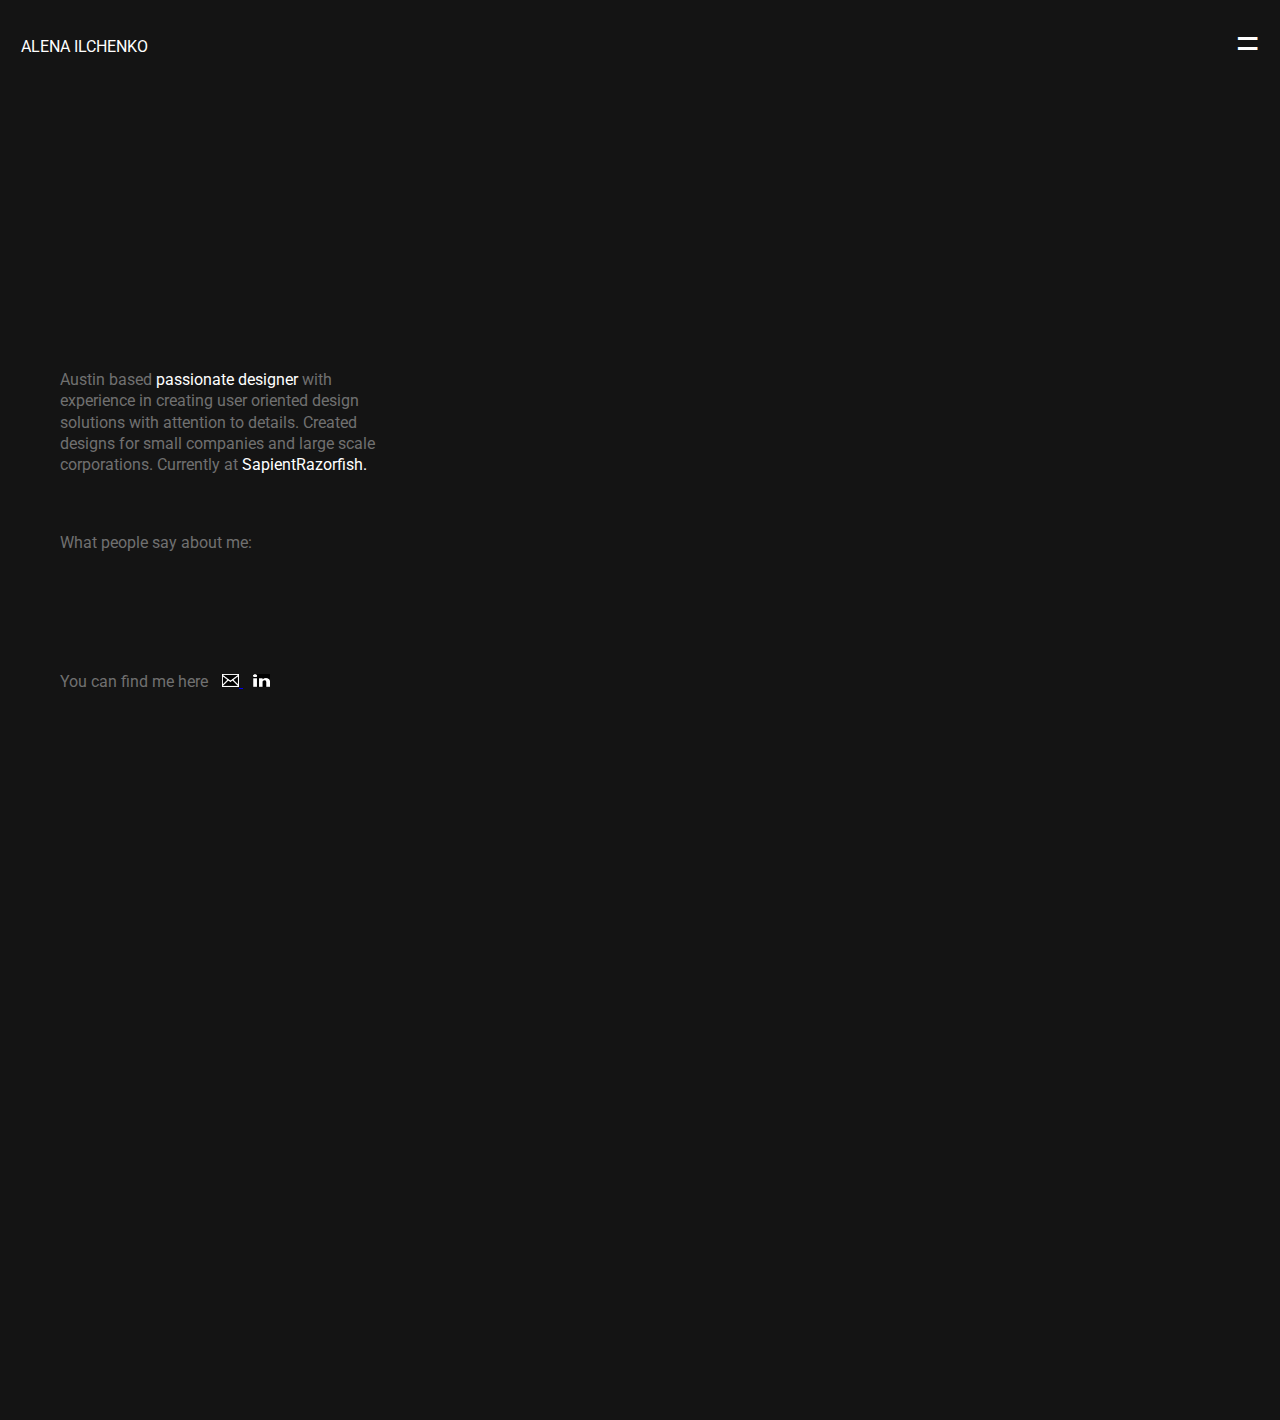
<file: About.html>
<html>
<link rel="stylesheet" href="styles.css">
<link rel="stylesheet" href="https://fonts.googleapis.com/css?family=Roboto">
<header>
  <p id="designername">ALENA ILCHENKO</p>
  <button id="topmenubutton">=</button>
  <script type="text/javascript" src="scripts.js"></script>
<nav id="nav">
  <button id="close-menu">&times;</button>
  <div class="nav-content">
    <a href="about.html">About</a>
    <a href="index.html">Work</a>
  </div>
</nav>
</header>
<main>
  <p>Austin based <span id="outlinewhite">passionate designer</span> with</p>
  <p>experience in creating user oriented design</p>
  <p>solutions with attention to details. Created</p>
  <p>designs for small companies and large scale</p>
  <p>corporations. Currently at <span id="outlinewhite"> SapientRazorfish.</span></p>
  <br>
  <br>
  <br>
  <div id="animation-sentence"><span class="sentence">What people say about me: <div class="compliments compliments-1">
    <span id="compliments-1">workhorse</span>
    <span>dedicated</span>
    <span>passionate</span>
    <span>detail-oriented</span>
    <span>professional</span>
    <span>fast-learner</span>
    </div>
  </span>
  </div>

</main>
<footer><p>You can find me here
        <a href="mailto:alena.ilchenko@yahoo.com">
        <img src="e-mail-icon-white.png" alt="E-mail me!">
        </a>
        <a href="https://www.linkedin.com/in/alena-ilchenko-162033105/">
        <img src="linked-in-icon-white.png" alt="Add me on Linked-In!">
        </a>
      </p></footer>
</html>
</file>
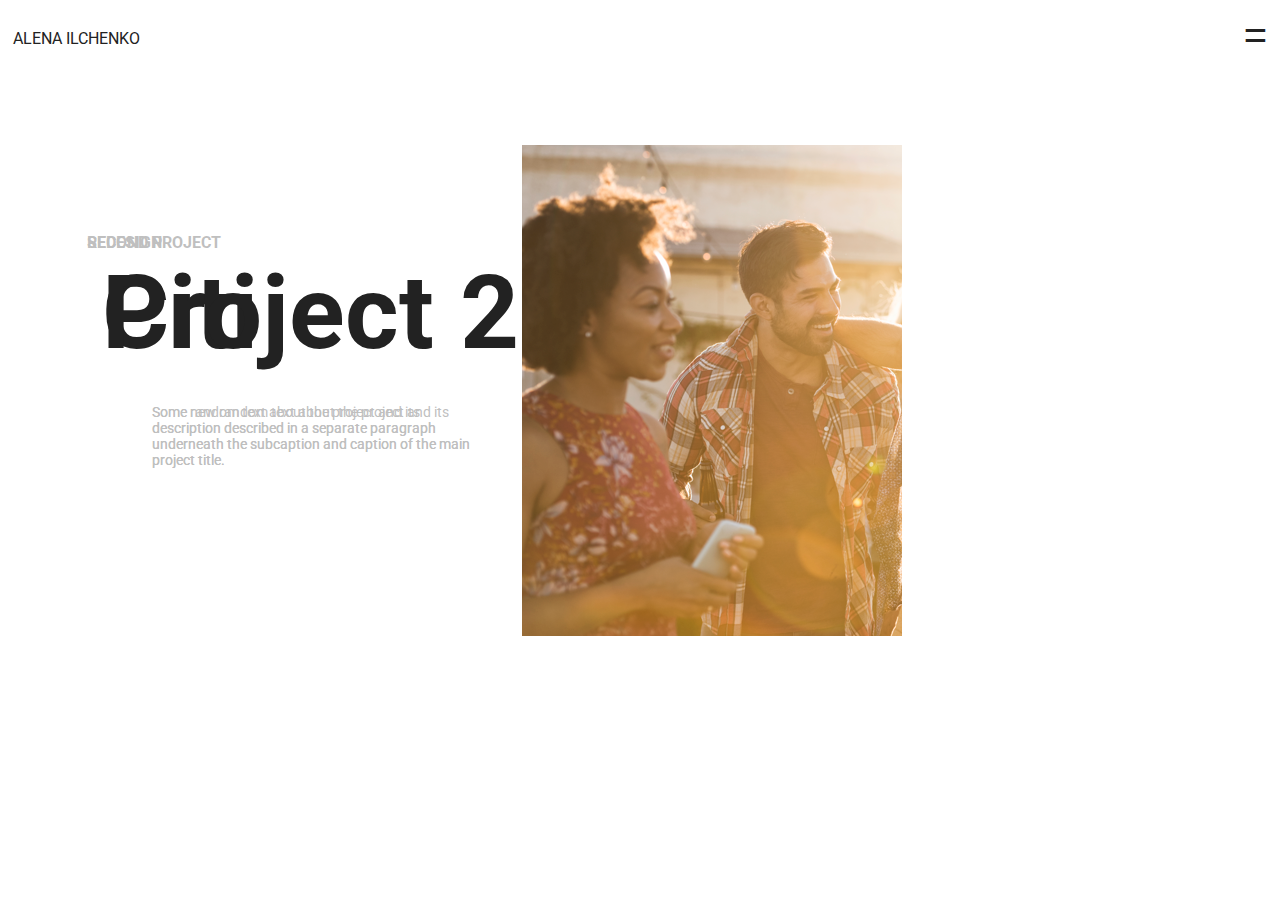
<file: clickBackUp.html>
<!doctype html>
<html>
<header>
  <meta charset="utf-8">
  <title>ALENA ILCHENKO - Austin Designer</title>
  <meta name="title" content="ALENA ILCHENKO" />
  <meta name="description" content="Austin Designer" />
<!-- Style Links -->
<link rel="stylesheet" href="styles-white.css">
<link rel="stylesheet" href="https://fonts.googleapis.com/css?family=Roboto">

  <p id="designername">ALENA ILCHENKO</p>
  <button id="topmenubutton">=</button>
  <script type="text/javascript" src="scripts.js"></script>
  <script type="text/javascript" src="jquery.onepage-scroll.js"></script>
  <link href="onepage-scroll.css" rel="stylesheet" type='text/css'>
  <nav id="nav">
    <button id="close-menu">&times;</button>
    <div class="nav-content">
      <a href="about.html">About</a>
      <a href="index.html">Work</a>
    </div>
  </nav>
  <script>
  $(document).ready(function(){
    $(".main").onepage_scroll({
      sectionContainer: "section",
      responsiveFallback: 600,
      loop: true
    });
  });
</script>
</header>
<main>
  <div id="page1">
   <section class="section1">
     <span>
      <span id="project-subcaption">Redesign</span>
      <span id="project-caption">Citi</span>
      <span id="project-description">Some random text about the project and its description
         described in a separate paragraph underneath the subcaption and caption
       of the main project title.</span>
       <img src="stacys1.jpg">
     </span>
   </section>
 </div>
  <div id="page2">
   <section class="section2">
     <span>
      <span id="project-subcaption">Second Project</span>
      <span id="project-caption">Project 2</span>
      <span id="project-description">Some new random text about the project and its description
        described in a separate paragraph underneath the subcaption and caption
      of the main project title.</span>
      <img src="stacys2.png">
    </span>
   </section>
 </div>
</main>
<footer></footer>
</html>
</file>
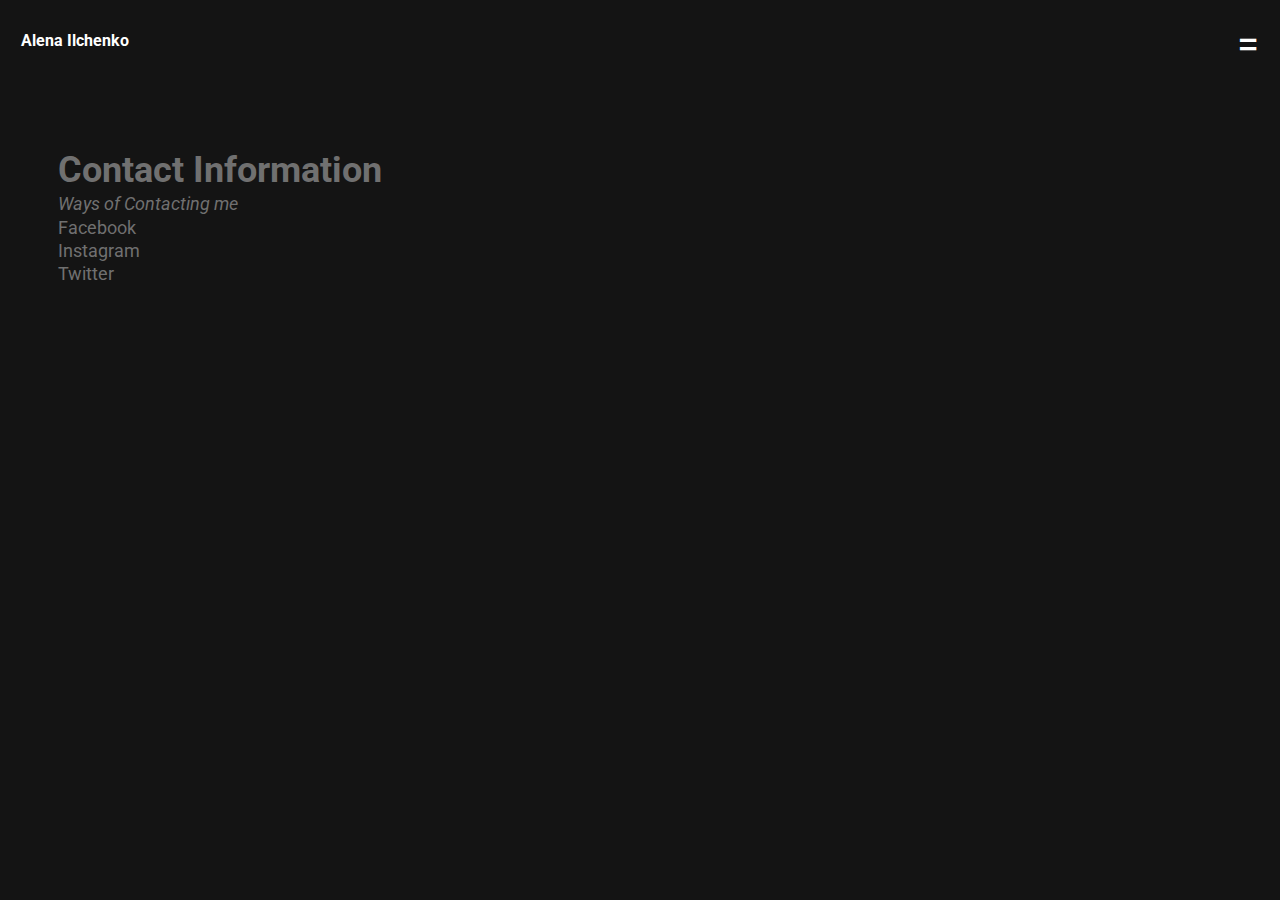
<file: Contact.html>
<html>
<link rel="stylesheet" href="menu.css">
<link rel="stylesheet" href="https://fonts.googleapis.com/css?family=Roboto">
<header>
  <h1 id="designername">Alena Ilchenko</h1>
  <button id="topmenubutton">=</button>
  <script type="text/javascript" src="menu.js"></script>
<nav id="nav">
  <button id="close-menu">&times;</button>
  <div class="nav-content">
    <a href="About.html">About</a>
    <a href="Work.html">Work</a>
    <a href="Portfolio.html">Portfolio</a>
    <a href="Contact.html">Contact</a>
    <a href="MainPageMenu.html">Home</a>
  </div>
</nav>
</header>
<main>
  <h1>Contact Information</h1>
  <p><i>Ways of Contacting me</i></p>
  <p>Facebook</p>
  <p>Instagram</p>
  <p>Twitter</p>
</main>
<footer></footer>
</html>
</file>
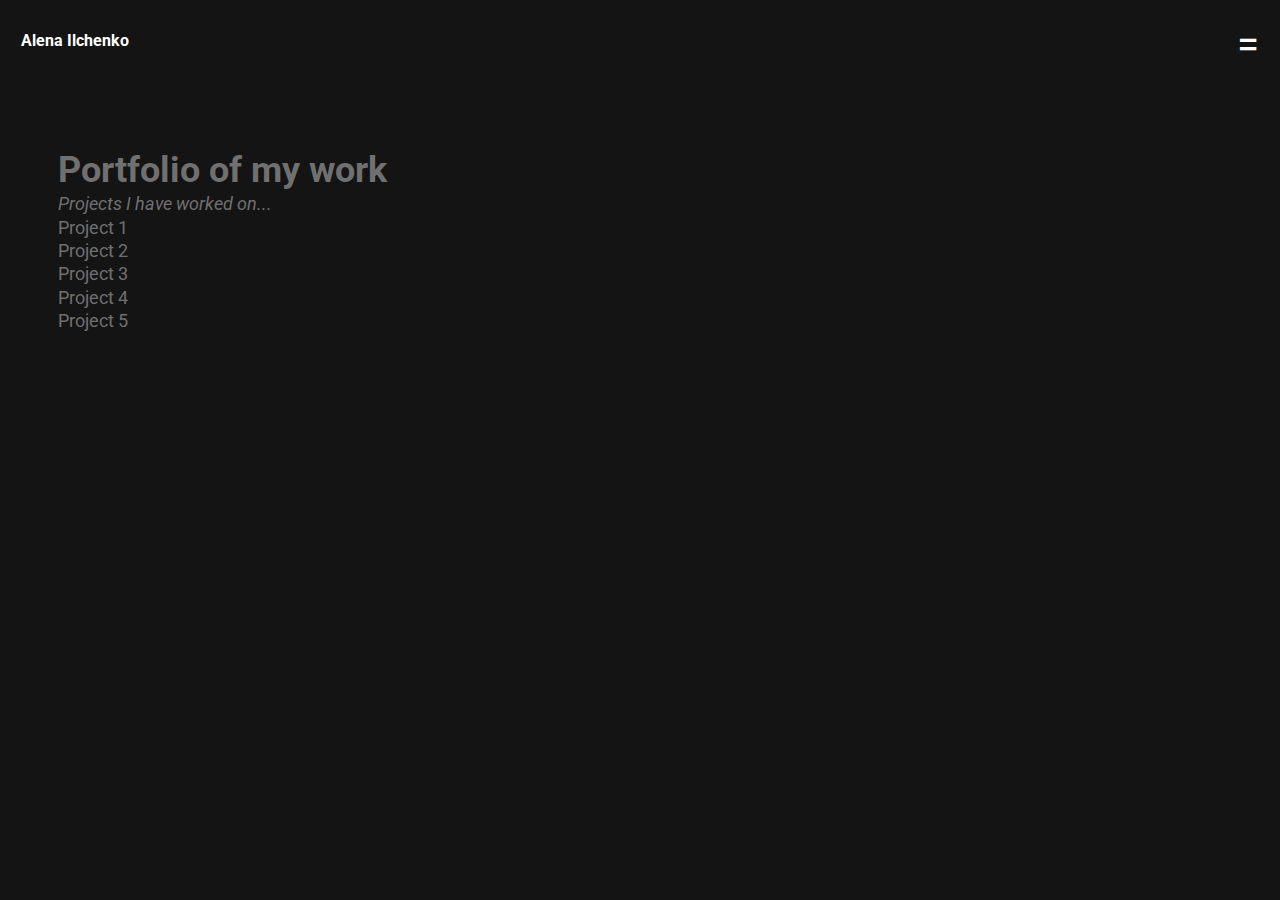
<file: Portfolio.html>
<html>
<link rel="stylesheet" href="menu.css">
<link rel="stylesheet" href="https://fonts.googleapis.com/css?family=Roboto">
<header>
  <h1 id="designername">Alena Ilchenko</h1>
  <button id="topmenubutton">=</button>
  <script type="text/javascript" src="menu.js"></script>
<nav id="nav">
  <button id="close-menu">&times;</button>
  <div class="nav-content">
    <a href="About.html">About</a>
    <a href="Work.html">Work</a>
    <a href="Portfolio.html">Portfolio</a>
    <a href="Contact.html">Contact</a>
    <a href="MainPageMenu.html">Home</a>
  </div>
</nav>
</header>
<main>
  <h1>Portfolio of my work</h1>
  <p><i>Projects I have worked on...</i></p>
  <p>Project 1</p>
  <p>Project 2</p>
  <p>Project 3</p>
  <p>Project 4</p>
  <p>Project 5</p>
</main>
<footer></footer>
</html>
</file>
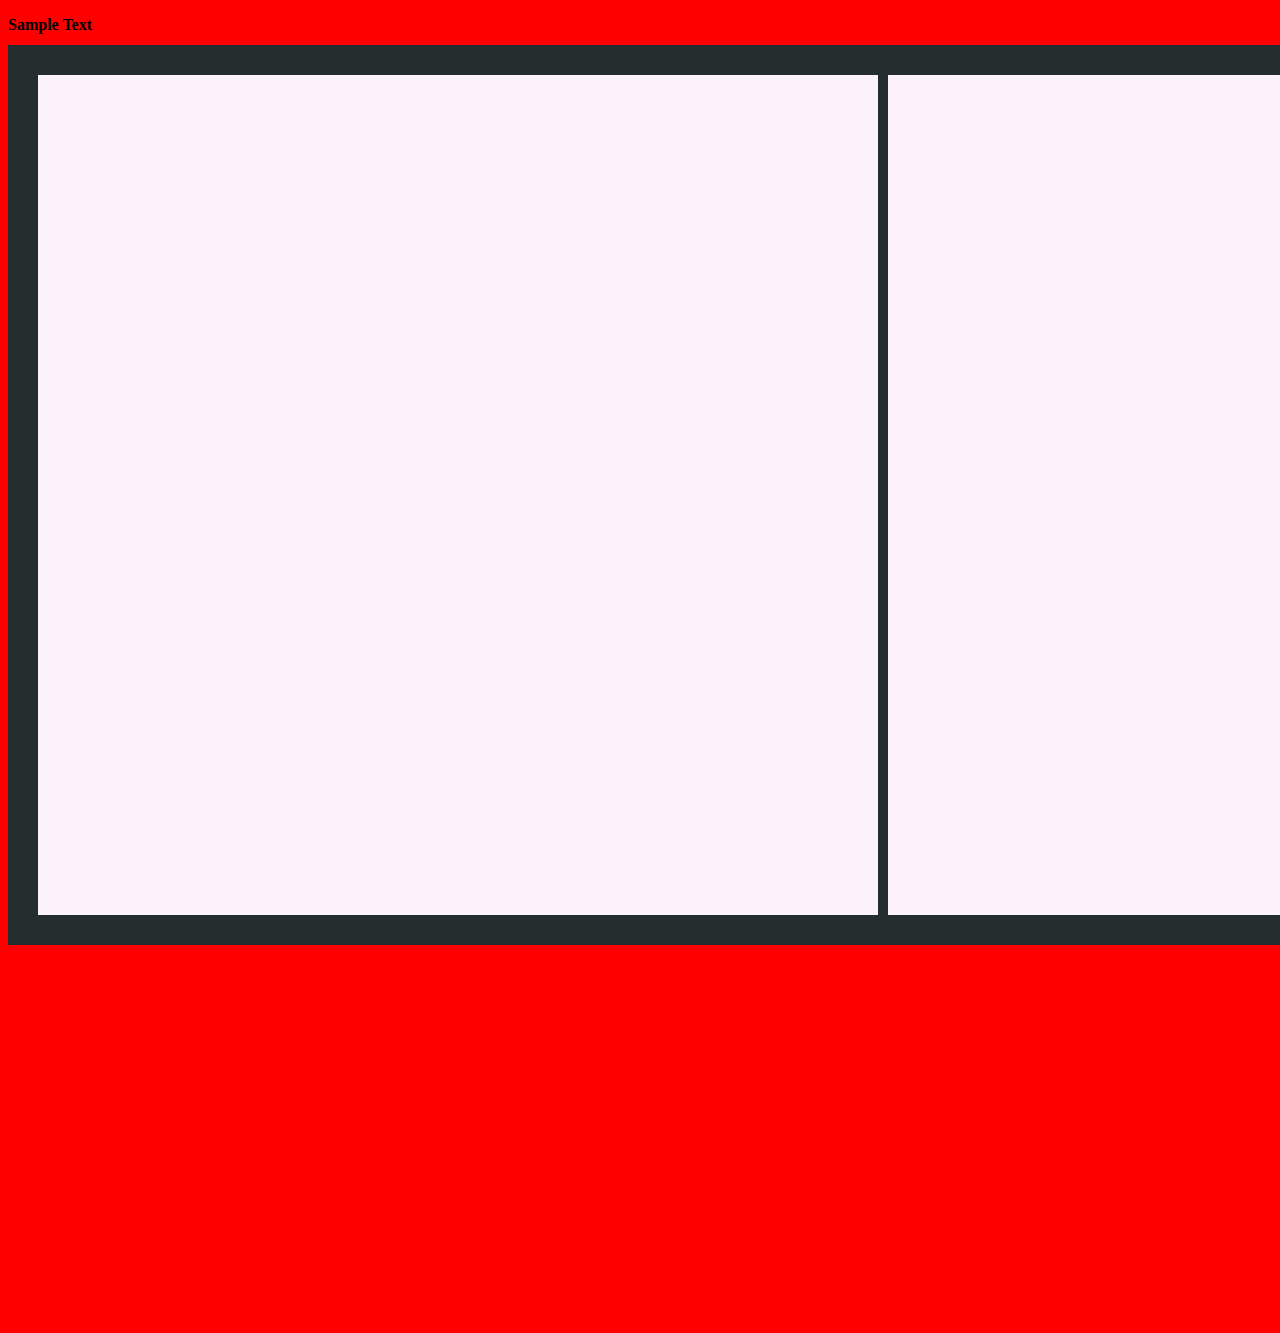
<file: Sample_Page.html>
<!DOCTYPE html>
<html>
<link rel="stylesheet" href="style.css">
<head>
</head>
<body>
  <p class="demo">
  </p>
  <h1> Sample Text </h1>
  <div class="horizontalScroll">
    <div class="item">
      <div class="bg" style="background-image: url(https://images.unsplash.com/photo-1468014187448-46f9ba8890a2?dpr=1&auto=compres)"></div>
    </div>
    <div class="item">
      <div class="bg" style="background-image: url(https://images.unsplash.com/photo-1466496224275-4cbf790b285b?dpr=1&auto=compres)"></div>
    </div>
    <div class="item">
      <div class="bg" style="background-image: url(https://images.unsplash.com/photo-1437315306147-0923bdb3fc12?dpr=1&auto=compress)"></div>
    </div>
    <div class="item">
      <div class="bg" style="background-image: url(https://images.unsplash.com/44/C3EWdWzT8imxs0fKeKoC_blackforrest.JPG?dpr=1&auto)"></div>
    </div>
    <div class="item">
      <div class="bg" style="background-image: url(https://images.unsplash.com/photo-1481093903765-de0b1d88f1a5?dpr=1&auto=compres)"></div>
    </div>
    <div class="item">
      <div class="bg" style="background-image: url(https://images.unsplash.com/photo-1480914362564-9f2c2634e266?dpr=1&auto=compress)"></div>
    </div>
  </div>

</body>
</html>
</file>
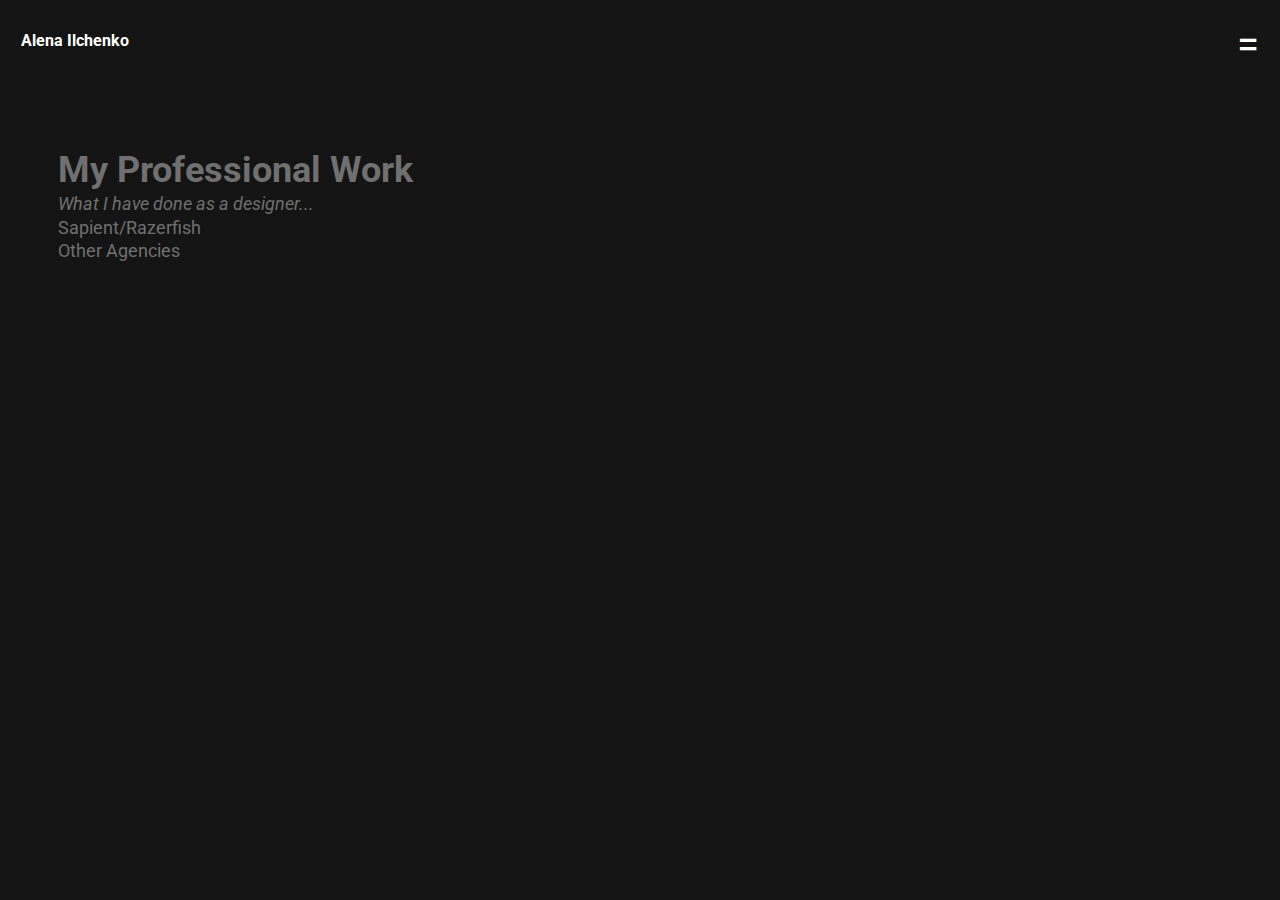
<file: Work.html>
<html>
<link rel="stylesheet" href="menu.css">
<link rel="stylesheet" href="https://fonts.googleapis.com/css?family=Roboto">
<header>
  <h1 id="designername">Alena Ilchenko</h1>
  <button id="topmenubutton">=</button>
  <script type="text/javascript" src="menu.js"></script>
<nav id="nav">
  <button id="close-menu">&times;</button>
  <div class="nav-content">
    <a href="About.html">About</a>
    <a href="Work.html">Work</a>
    <a href="Portfolio.html">Portfolio</a>
    <a href="Contact.html">Contact</a>
    <a href="MainPageMenu.html">Home</a>
  </div>
</nav>
</header>
<main>
  <h1>My Professional Work</h1>
  <p><i>What I have done as a designer...</i></p>
  <p>Sapient/Razerfish</p>
  <p>Other Agencies</p>
</main>
<footer></footer>
</html>
</file>
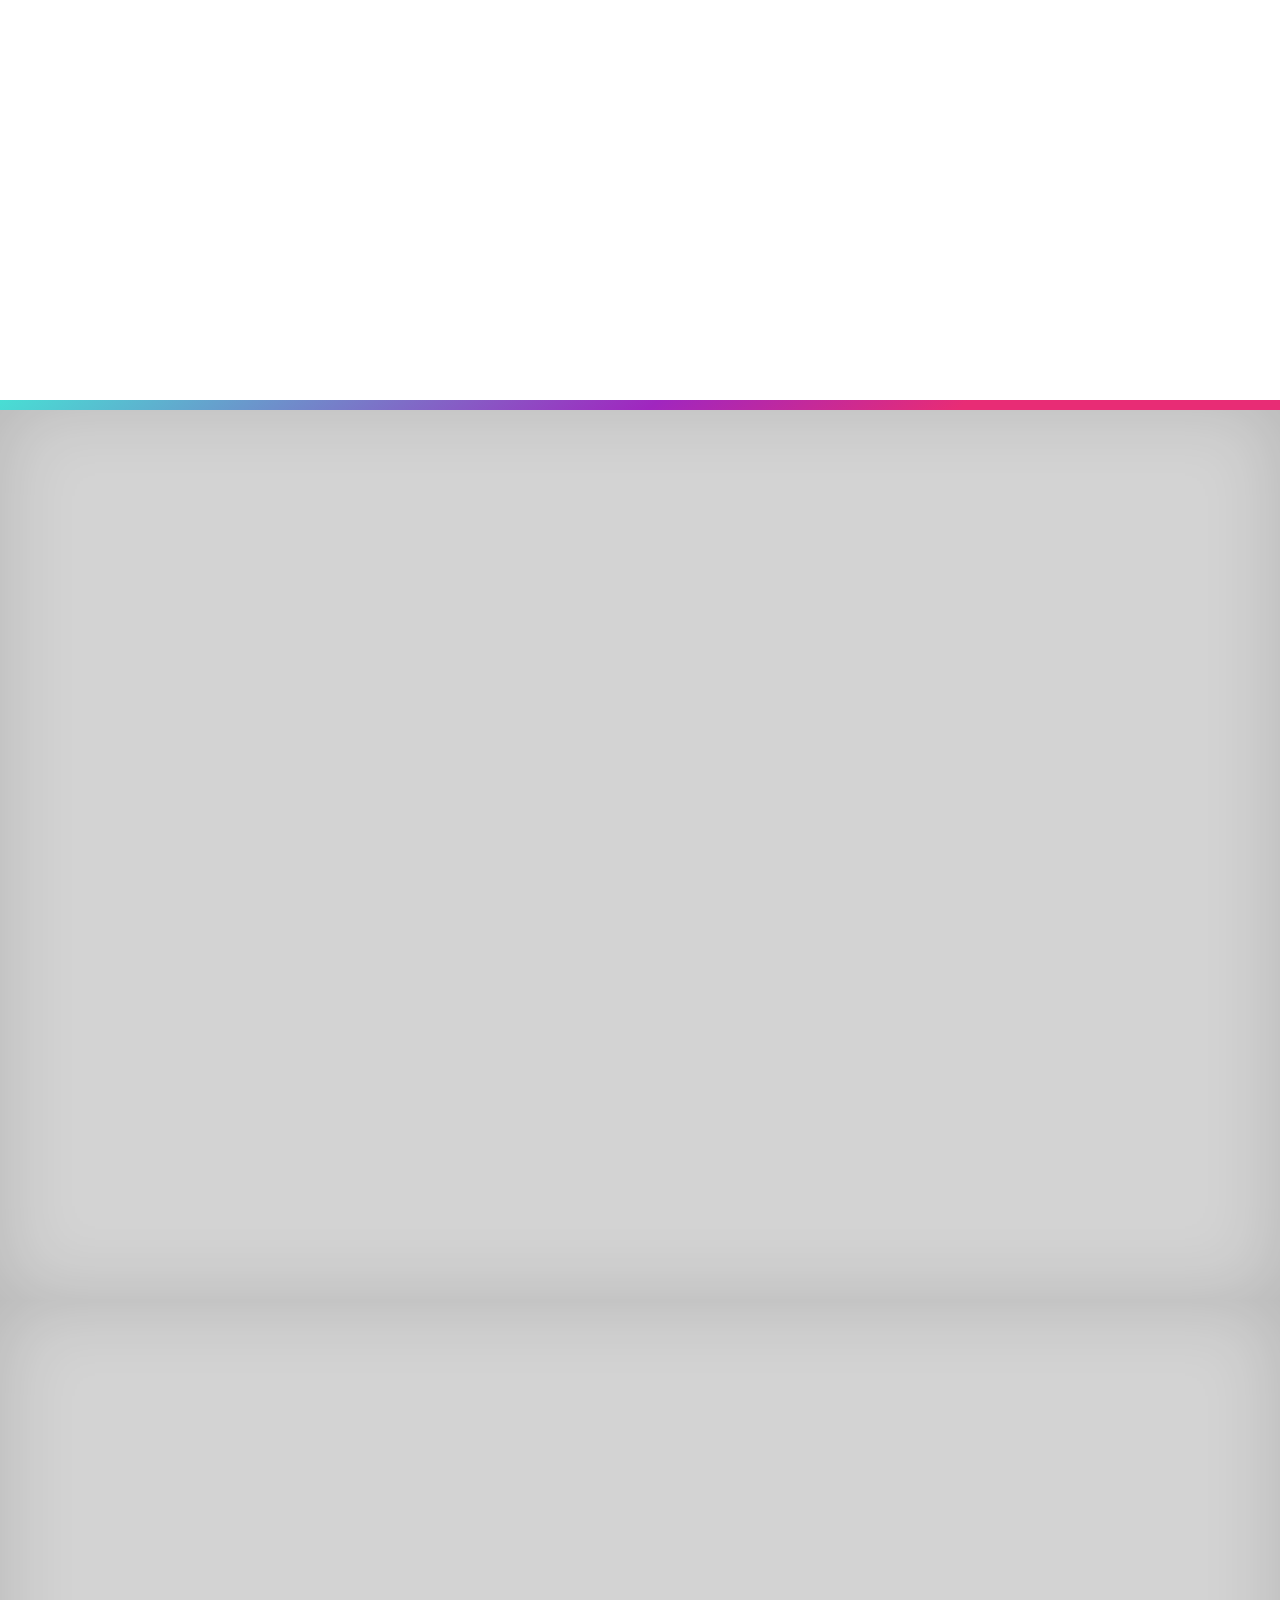
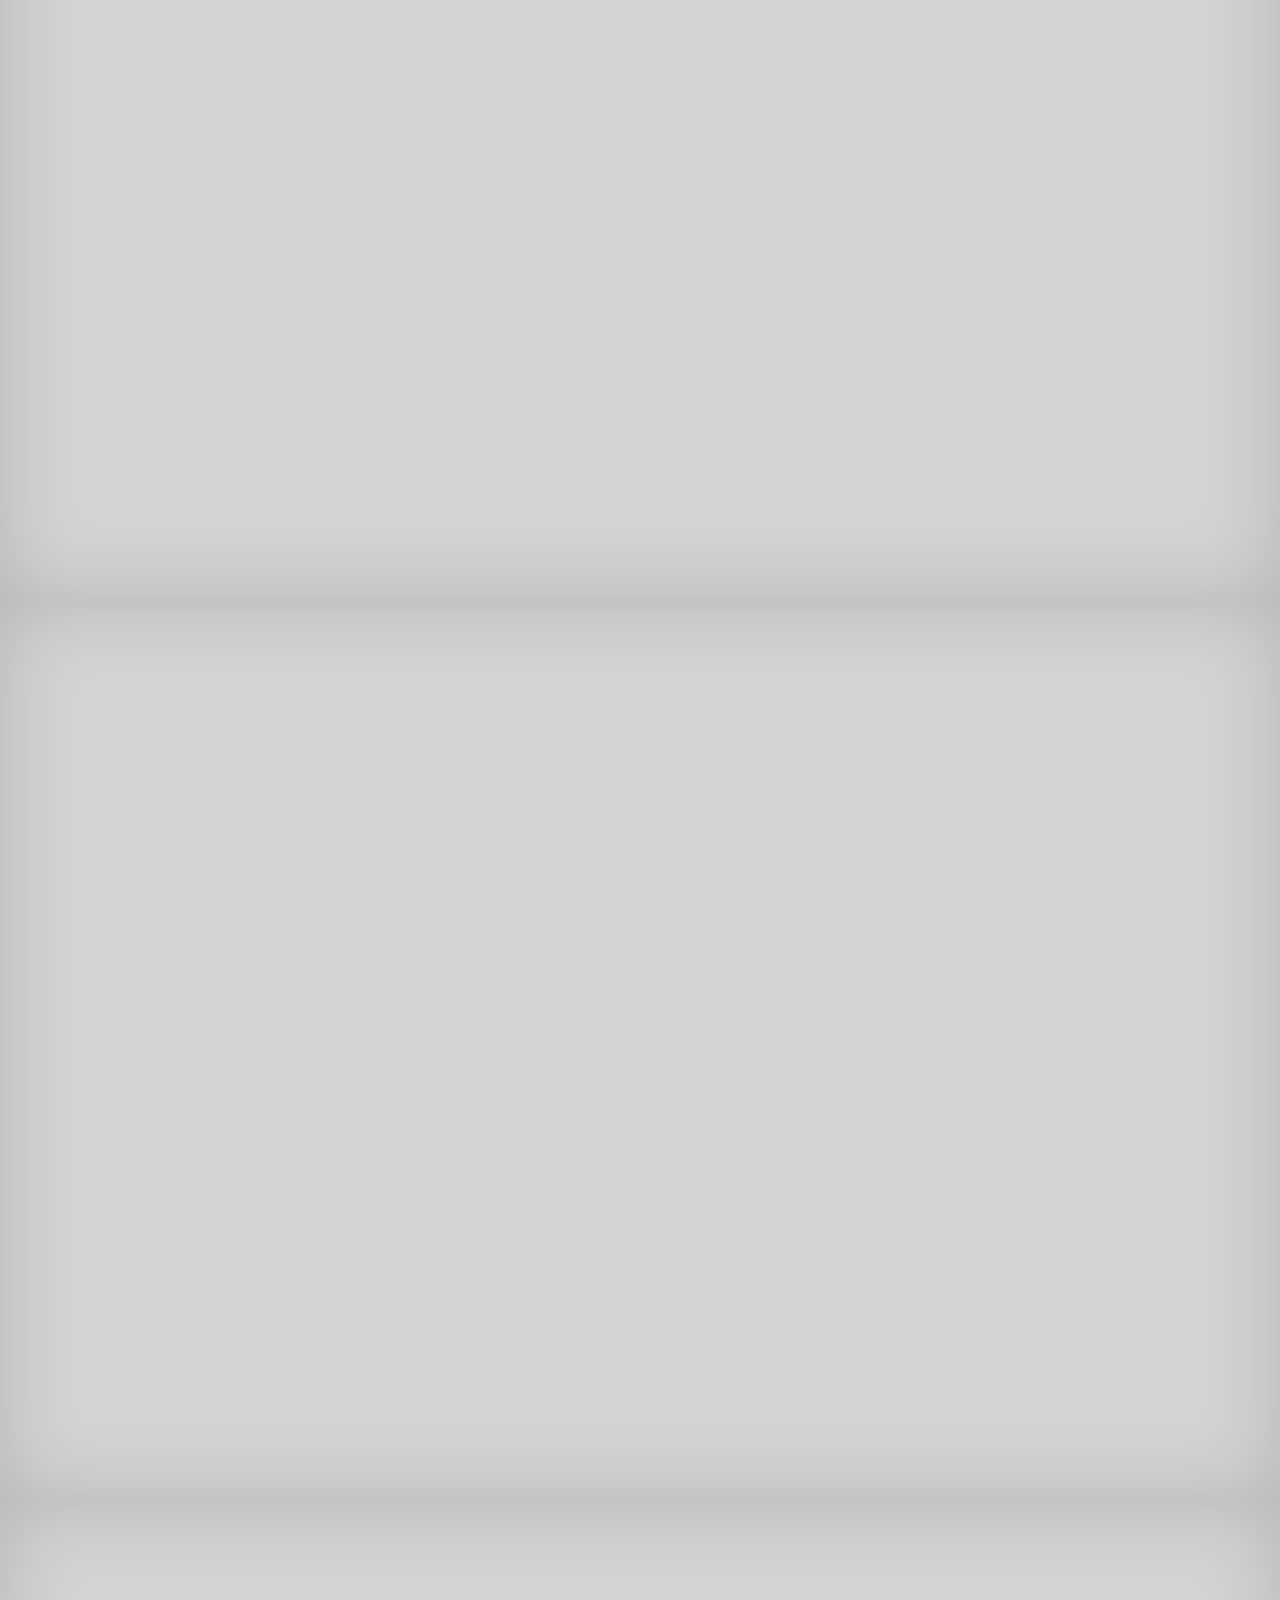
<file: Side_Projects/Parallax_Scroll.html>
<!DOCTYPE html>
  <head>
  <script type="text/javascript" src="..\scripts.js"></script>
  <link rel="stylesheet" href="pscroll.css" type="text/css">
    <p id="designername">ALENA ILCHENKO</p>
    <button id="topmenubutton">=</button>
    <nav id="nav">
      <button id="close-menu">&times;</button>
      <div class="nav-content">
        <a href="about.html">About</a>
        <a href="index.html">Work</a>
      </div>
    </nav>
  </head>
  <body>
    <p>Test case</p>
  <div class="section">
    <div class="oop"></div>
    <div class="fixed">
      <h1 class="large">Parallax Test for Alena's Web-site</h1>
      <p>No JavaScript, Start scrolling</p>
      <button class="outline-button">
  Enter Alena's Website
  <span class="outline-button__lines">
    <span class="outline-button__line outline-button__line--horizontal outline-button__line--top"></span>
    <span class="outline-button__line outline-button__line--vertical outline-button__line--right"></span>
    <span class="outline-button__line outline-button__line--horizontal outline-button__line--bottom"></span>
    <span class="outline-button__line outline-button__line--vertical outline-button__line--left"></span>
  </span>
</button>
    </div>
  </div>
  <div class="section">
    <div class="p fixed">
      <span id="project-subcaption">Redesign</span>
      <span id="project-caption">Citi</span>
      <span id="project-description">Some random text about the project and its description
            described in a separate paragraph underneath the subcaption and caption
            of the main project title.</span><p></p>
      <img src="..\stacys1.jpg">
    </div>
  </div>
  <div class="section">
    <div class="p fixed">
      <span id="project-subcaption">Second Project</span>
      <span id="project-caption">Project 2</span>
      <span id="project-description">Some new random text about the project and its description
            described in a separate paragraph underneath the subcaption and caption
            of the main project title.</span>
      <img src="..\stacys2.png">
    </div>
  </div>
  <div class="section">
    <div class="p fixed">
      <span id="project-subcaption">Third Project</span>
      <span id="project-caption">Project 3</span>
      <span id="project-description">Some new other text about the project and its description
            described in a separate paragraph underneath the subcaption and caption
            of the main project title.</span>
      <img src="..\stacys1.jpg">
    </div>
  </div>
  <div class="section">
    <div class="p fixed">
      <span id="project-subcaption">Fourth Project</span>
      <span id="project-caption">Project 4</span>
      <span id="project-description">Yet more text about the project and its description
            described in a separate paragraph underneath the subcaption and caption
            of the main project title.</span>
      <img src="..\stacys2.png">
    </div>
  </div>
  <div class="section">
    <p class="fixed white">Thanks for watching</p>
  </div>

  </body>
</html>
</file>
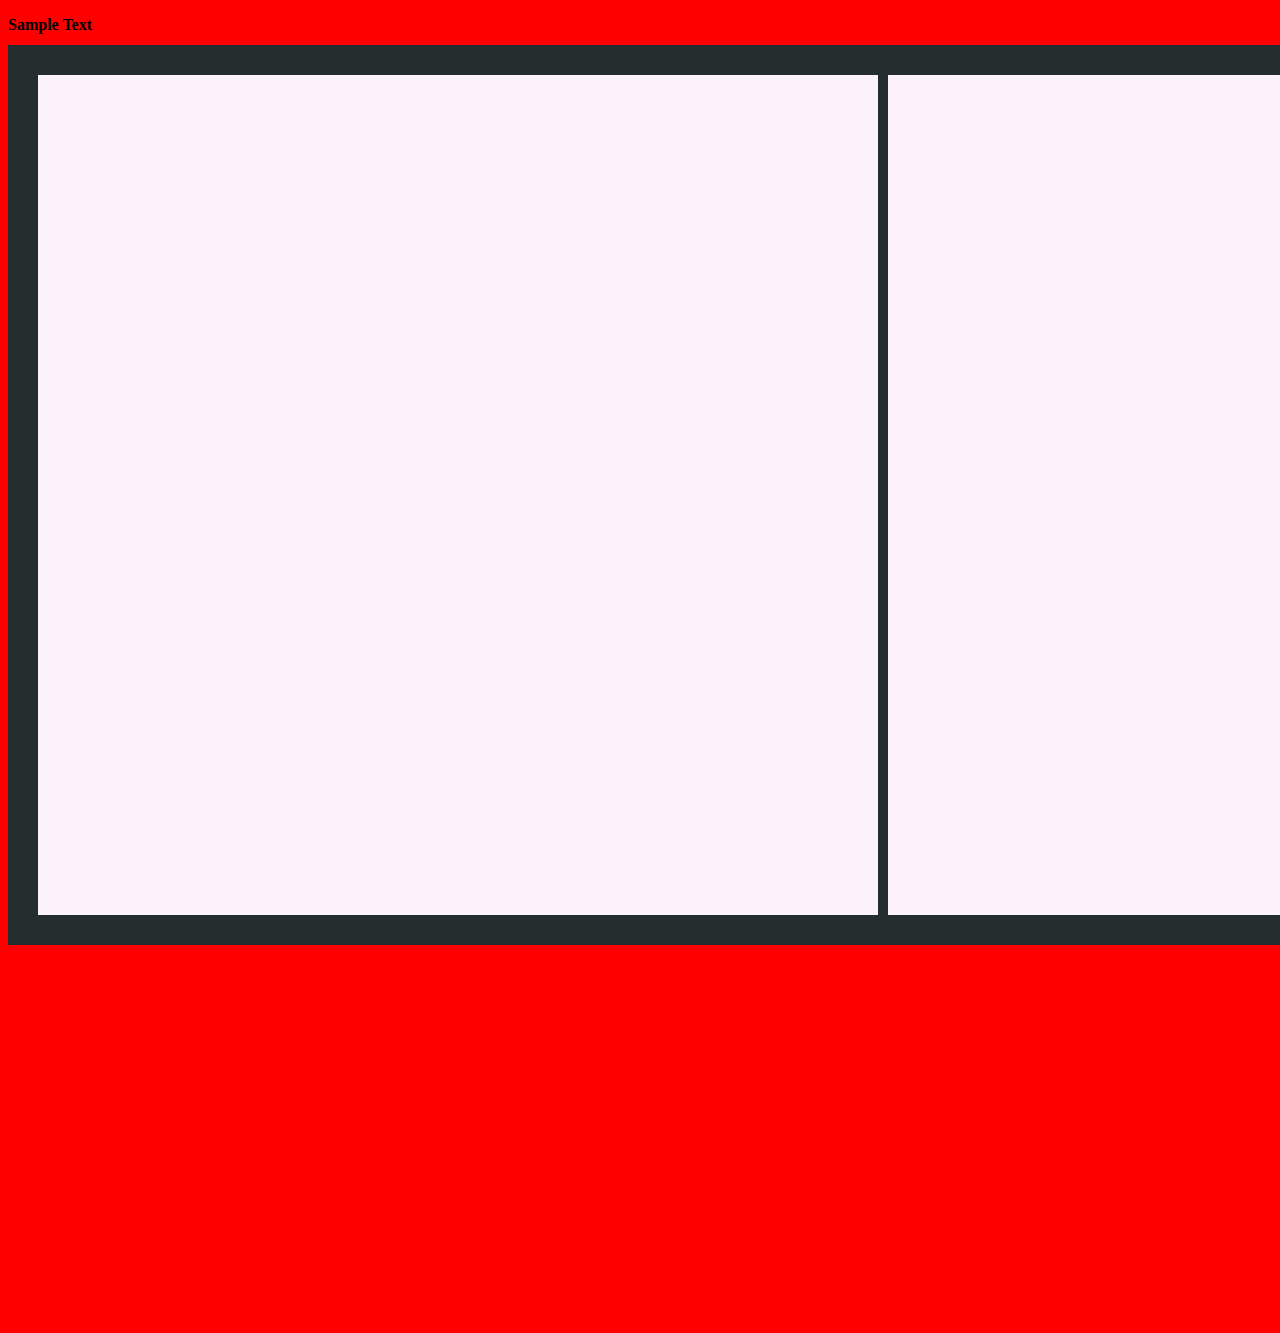
<file: Unused_Files/Sample_Page.html>
<!DOCTYPE html>
<html>
<link rel="stylesheet" href="style.css">
<head>
</head>
<body>
  <p class="demo">
  </p>
  <h1> Sample Text </h1>
  <div class="horizontalScroll">
    <div class="item">
      <div class="bg" style="background-image: url(https://images.unsplash.com/photo-1468014187448-46f9ba8890a2?dpr=1&auto=compres)"></div>
    </div>
    <div class="item">
      <div class="bg" style="background-image: url(https://images.unsplash.com/photo-1466496224275-4cbf790b285b?dpr=1&auto=compres)"></div>
    </div>
    <div class="item">
      <div class="bg" style="background-image: url(https://images.unsplash.com/photo-1437315306147-0923bdb3fc12?dpr=1&auto=compress)"></div>
    </div>
    <div class="item">
      <div class="bg" style="background-image: url(https://images.unsplash.com/44/C3EWdWzT8imxs0fKeKoC_blackforrest.JPG?dpr=1&auto)"></div>
    </div>
    <div class="item">
      <div class="bg" style="background-image: url(https://images.unsplash.com/photo-1481093903765-de0b1d88f1a5?dpr=1&auto=compres)"></div>
    </div>
    <div class="item">
      <div class="bg" style="background-image: url(https://images.unsplash.com/photo-1480914362564-9f2c2634e266?dpr=1&auto=compress)"></div>
    </div>
  </div>

</body>
</html>
</file>
<file: styles-white.css>
/* Main HTML Styles */
/* Common Properties */
html, body, footer, header {
  background-color: #FFFFFF;
  font-family: 'Roboto';
  font-size: 16px;
  color: #BFBFBF;
  -webkit-font-smoothing: antialiased;
}

/*Project Caption*/
#project-caption{
  position: absolute;
  height: 122px;
  width: 490px;
  left: 102px;
  top: 252px;
  font-size: 103px;
  color: #222222;
  font-weight: bold;
}

/*Project Subcaption*/
#project-subcaption{
  position: absolute;
  height: 19px;
  width: 255px;
  left: 87px;
  top: 233px;
  font-size: 16px;
  font-weight: bold;
  text-transform: uppercase;
}

#project-description{
  position: absolute;
  height: 66px;
  width: 329px;
  left: 152px;
  top: 404px;
  font-size: 14px;
  font-weight: normal;
}

main img{
  position: absolute;
  height: 491px;
  width: 380px;
  left: 522px;
  top: 145px;
}

/* Navigation Style Control */
nav {
  background-color: black;
  height: 0;
  overflow-x: hidden;
  overflow-y: hidden;
  position: absolute;
  transition: 0.5s;
  width: 100%;
  z-index: 1;
}

nav .nav-content {
  text-align: center;
}

nav .nav-content a {
  color: #000000;
  display: block;
  font-size: 36px;
  text-decoration: none;
}

/*Common elements can be optimized*/
#topmenubutton {
  background: none;
  border: 0;
  color: #222222;
  cursor: pointer;
  float: right;
  font-size: 40px;
  outline: 0;
  padding: 1%;
}

#designername {
  background: none;
  border: 0;
  color: #222222;
  cursor: default;
  float:left;
  outline: 0;
  padding: 1%;
}

#close-menu {
  background: none;
  border: 0;
  color: #BFBFBF;
  cursor: pointer;
  display: none;
  float: right;
  font-size: 40px;
  outline: 0;
  padding: 1%;
}

body.open #close-menu {
  display: block;
}

.onepage-pagination {
  position: absolute;
  top: 45%;
  z-index: 1;
  margin: 0;
  padding: 0;
}

.onepage-pagination li {
  padding: 0;
  text-align: center;
}
.onepage-pagination li a{
  padding: 10px;
  width: 4px;
  height: 4px;
  display: inline-block;
}

.onepage-pagination li a:before{
  content: '';
  position: absolute;
  width: 4px;
  height: 4px;
  background: rgba(0,0,0,0.85);
  border-radius: 10px;
  -webkit-border-radius: 10px;
  -moz-border-radius: 10px;
}

.onepage-pagination li a.active:before{
  width: 10px;
  height: 10px;
  background: none;
  border: 1px solid black;
  margin-top: -4px;
  left: 8px;
}
</file>
<file: skewed-one-page-scroll/style.css>
*, *:before, *:after {
  box-sizing: border-box;
  margin: 0;
  padding: 0; }

body {
  background: #FFFFFF;
  font-family: "Open Sans", Helvetica, Arial, sans-serif; }

h1{
  font-family:Raleway;
  font-size:3.7em;
  margin-top:40px;
  margin-bottom:0;
  animation:fadeIn;
  text-align:center;
  color:white;
  text-transform:uppercase;
  letter-spacing:.2em;
}

h2{
  font-family:Raleway;
  font-size:1em;
  animation:fadeIn;
  text-align:center;
  font-weight:400;
  color:white;
  text-transform:uppercase;
  letter-spacing:.38em;
}
.animated{
  -webkit-animation-fill-mode:both;
  -webkit-animation-duration:2s;
  animation-duration:2s;
}
.animated2{
  animation-delay:.5s;
  -webkit-animation-delay:.5s;
  -webkit-animation-fill-mode:both;
  -webkit-animation-duration:2s;
  animation-duration:2s;
}
@-webkit-keyframes fadeOutUp {
	0% {
		opacity: 0;
		-webkit-transform: translateY(1);
    -webkit-transform: translateY(40px);
	}	100% {
		opacity: 1;
	}
}

.fadeOutUp {
	-webkit-animation-name: fadeOutUp;
	animation-name: fadeOutUp;
}

.fadeIn {
  -webkit-animation-name: fadeIn;
	animation-name: fadeIn;
}

@-webkit-keyframes fadeIn {
	0%{
    opacity: 0;
		-webkit-transform: translateY(1);
    -webkit-transform: translateY(40px);
  }
  100% {
		opacity: 1;
	}
}


.onepage-pagination {
  position: absolute;
  top: 45%;
  z-index: 1;
  margin: 0;
  padding: 0;
}

.onepage-pagination li {
  padding: 0;
  text-align: center;
}
.onepage-pagination li a{
  padding: 10px;
  width: 4px;
  height: 4px;
  display: inline-block;
}

.onepage-pagination li a:before{
  content: '';
  position: absolute;
  width: 4px;
  height: 4px;
  background: rgba(0,0,0,0.85);
  border-radius: 10px;
  -webkit-border-radius: 10px;
  -moz-border-radius: 10px;
}

.onepage-pagination li a.active:before{
  width: 10px;
  height: 10px;
  background: none;
  border: 1px solid black;
  margin-top: -4px;
  left: 8px;
}

.skw-pages {
  overflow: hidden;
  position: relative;
  height: 100vh; }

.skw-page {
  position: absolute;
  left: 0;
  top: 0;
  width: 100%; }
  .skw-page__half {
    position: absolute;
    top: 0;
    width: 50%;
    height: 100vh;
    transition: transform 1s; }
    .skw-page__half--left {
      left: 0;
      transform: translate3d(0, 100%, 0); }
    .skw-page__half--right {
      left: 50%;
      transform: translate3d(0, 100%, 0); }
    .skw-page.active .skw-page__half {
      transform: translate3d(0, 0, 0); }
  .skw-page__skewed {
    overflow: hidden;
    position: absolute;
    top: 0;
    width: 100%;
    height: 100%;
    transform: skewX(0deg);
    background: #000; }
    .skw-page__half--left .skw-page__skewed {
      left: 0%; }
    .skw-page__half--right .skw-page__skewed {
      right: 0%; }
  .skw-page__content {
    display: flex;
    align-items: center;
    justify-content: center;
    flex-flow: column wrap;
    position: absolute;
    left: 0;
    top: 0;
    width: 100%;
    height: 100%;
    padding: 0 30%;
    color: #000000;
    transform: skewX(0deg);
    transition: transform 1s, opacity 1s;
    background-size: cover; }
    .skw-page__half--left .skw-page__content {
      padding-left: 0%;
      padding-right: 0%;
      transform-origin: 100% 0; }
    .skw-page__half--right .skw-page__content {
      padding-left: 0%;
      padding-right: 0%;
      transform-origin: 100% 0; }
    .skw-page.inactive .skw-page__content {
      opacity: 1;
      transform: skewX(0deg) scale(1); }
  .skw-page__heading {
    margin-bottom: 15px;
    text-transform: uppercase;
    font-size: 25px;
    text-align: center; }
  .skw-page__description {
    font-size: 18px;
    text-align: center; }
  .skw-page__link {
    color: #FFA0A0; }
  .skw-page-1 .skw-page__half--left .skw-page__content {
    background-image: url("stacys2.png"); }
  .skw-page-1 .skw-page__half--right .skw-page__content {
    background: white; }
  .skw-page-2 .skw-page__half--left .skw-page__content {
    background-image: url("stacys1.jpg"); }
  .skw-page-2 .skw-page__half--right .skw-page__content {
    background: white; }
  .skw-page-3 .skw-page__half--left .skw-page__content {
    background-image: url("stacys2.png"); }
  .skw-page-3 .skw-page__half--right .skw-page__content {
    background: white; }
  .skw-page-4 .skw-page__half--left .skw-page__content {
    background-image: url("stacys1.jpg"); }
  .skw-page-4 .skw-page__half--right .skw-page__content {
    background: white; }
  .skw-page-5 .skw-page__half--left .skw-page__content {
    background-image: url("stacys2.png"); }
  .skw-page-5 .skw-page__half--right .skw-page__content {
    background: white; }

/*# sourceMappingURL=style.css.map */
</file>
<file: styles.css>
/* Main HTML Styles */
/* Common Properties */
html, body, footer, header {
  background-color: #141414;
  font-family: 'Roboto', sans-serif;
  font-size: 16px;
  overflow-x: hidden;
  overflow-y: hidden;
  color: #707070;
}
/* Unique Properties */
footer {
  height: 704px;
  padding: 52px;
}
footer img {
  width:17px;
  height:13px;
  padding-left: 10px;
}

header {
  height: 90px;
}

main {
  padding: 52px;
  padding-top: 271px
}

main h1,
main p ,
main h5{
  margin: 0 auto;
  padding: 0.1% 0;
}
/* Text Highlights */
#outlinewhite {
    color: #FFFFFF;
}

/* Navigation Style Control */
nav {
  background-color: black;
  height: 0;
  overflow-x: hidden;
  overflow-y: hidden;
  position: absolute;
  transition: 0.5s;
  width: 100%;
  z-index: 1;
}

nav .nav-content {
  text-align: center;
}

nav .nav-content a {
  color: #FFFFFF;
  display: block;
  font-size: 36px;
  text-decoration: none;
}

/*Common elements can be optimized*/
#topmenubutton {
  background: none;
  border: 0;
  color: #FFFFFF;
  cursor: pointer;
  float: right;
  font-size: 40px;
  outline: 0;
  padding: 1%;
}

#designername {
  background: none;
  border: 0;
  color: #FFFFFF;
  cursor: default;
  float:left;
  outline: 0;
  padding: 1%;
}

#close-menu {
  background: none;
  border: 0;
  color: #FFFFFF;
  cursor: pointer;
  display: none;
  float: right;
  font-size: 40px;
  outline: 0;
  padding: 1%;
}

body.open #close-menu {
  display: block;
}

/*Animation for About Me Wrapping Text*/
.animation-sentence{
    margin: 0 auto;
    padding: 1% 0;
    position: relative;
}
.sentence{
    margin: 0;
    text-align: left;
}
.sentence span{
    font-weight: normal;
}
.compliments{
    display: inline;
}
.compliments-1 span{
    color: #FFFFFF;
    margin-left: 5px;
    opacity: 0;
    overflow: hidden;
    position: absolute;
    -webkit-animation: rotateWord 18s linear infinite 0s;
    -moz-animation: rotateWord 18s linear infinite 0s;
    -o-animation: rotateWord 18s linear infinite 0s;
    -ms-animation: rotateWord 18s linear infinite 0s;
    animation: rotateWord 18s linear infinite 0s;
}
.compliments-1 span:nth-child(2) {
    color: #FFFFFF;
    -webkit-animation-delay: 3s;
    -moz-animation-delay: 3s;
    -o-animation-delay: 3s;
    -ms-animation-delay: 3s;
    animation-delay: 3s;
}
.compliments-1 span:nth-child(3) {
    color: #FFFFFF;
    -webkit-animation-delay: 6s;
    -moz-animation-delay: 6s;
    -o-animation-delay: 6s;
    -ms-animation-delay: 6s;
    animation-delay: 6s;
}
.compliments-1 span:nth-child(4) {
    color: #FFFFFF;
    -webkit-animation-delay: 9s;
    -moz-animation-delay: 9s;
    -o-animation-delay: 9s;
    -ms-animation-delay: 9s;
    animation-delay: 9s;
}
.compliments-1 span:nth-child(5) {
    color: #FFFFFF;
    -webkit-animation-delay: 12s;
    -moz-animation-delay: 12s;
    -o-animation-delay: 12s;
    -ms-animation-delay: 12s;
    animation-delay: 12s;
}
.compliments-1 span:nth-child(6) {
    color: #FFFFFF;
    -webkit-animation-delay: 15s;
    -moz-animation-delay: 15s;
    -o-animation-delay: 15s;
    -ms-animation-delay: 15s;
    animation-delay: 15s;
}
@-webkit-keyframes rotateWord {
    0% { opacity: 0; }
    2% { opacity: 0; -webkit-transform: translateY(-15px); }
    5% { opacity: 1; -webkit-transform: translateY(0px);}
    17% { opacity: 1; -webkit-transform: translateY(0px); }
    20% { opacity: 0; -webkit-transform: translateY(15px); }
    80% { opacity: 0; }
    100% { opacity: 0; }
}
@-moz-keyframes rotateWord {
    0% { opacity: 0; }
    2% { opacity: 0; -moz-transform: translateY(-15px); }
    5% { opacity: 1; -moz-transform: translateY(0px);}
    17% { opacity: 1; -moz-transform: translateY(0px); }
    20% { opacity: 0; -moz-transform: translateY(15px); }
    80% { opacity: 0; }
    100% { opacity: 0; }
}
@-o-keyframes rotateWord {
    0% { opacity: 0; }
    2% { opacity: 0; -o-transform: translateY(-15px); }
    5% { opacity: 1; -o-transform: translateY(0px);}
    17% { opacity: 1; -o-transform: translateY(0px); }
    20% { opacity: 0; -o-transform: translateY(15px); }
    80% { opacity: 0; }
    100% { opacity: 0; }
}
@-ms-keyframes rotateWord {
    0% { opacity: 0; }
    2% { opacity: 0; -ms-transform: translateY(-15px); }
    5% { opacity: 1; -ms-transform: translateY(0px);}
    17% { opacity: 1; -ms-transform: translateY(0px); }
    20% { opacity: 0; -ms-transform: translateY(15px); }
    80% { opacity: 0; }
    100% { opacity: 0; }
}
@keyframes rotateWord {
    0% { opacity: 0; }
    2% { opacity: 0; transform: translateY(-15px); }
    5% { opacity: 1; transform: translateY(0px);}
    17% { opacity: 1; transform: translateY(0px); }
    20% { opacity: 0; transform: translateY(15px); }
    80% { opacity: 0; }
    100% { opacity: 0; }
}
</file>
<file: onepage-scroll.css>
body, html {
  margin: 0;
  overflow: hidden;
  -webkit-transition: opacity 400ms;
  -moz-transition: opacity 400ms;
  transition: opacity 400ms;
}

body, .onepage-wrapper, html {
  display: block;
  position: static;
  padding: 0;
  width: 100%;
  height: 100%;
}

.onepage-wrapper {
  width: 100%;
  height: 100%;
  display: block;
  position: relative;
  padding: 0;
  -webkit-transform-style: preserve-3d;
}

.onepage-wrapper .section {
  width: 100%;
  height: 100%;
}

.onepage-pagination {
  position: absolute;
  right: 10px;
  top: 50%;
  z-index: 5;
  list-style: none;
  margin: 0;
  padding: 0;
}
.onepage-pagination li {
  padding: 0;
  text-align: center;
}
.onepage-pagination li a{
  padding: 10px;
  width: 4px;
  height: 4px;
  display: block;
  
}
.onepage-pagination li a:before{
  content: '';
  position: absolute;
  width: 4px;
  height: 4px;
  background: rgba(0,0,0,0.85);
  border-radius: 10px;
  -webkit-border-radius: 10px;
  -moz-border-radius: 10px;
}

.onepage-pagination li a.active:before{
  width: 10px;
  height: 10px;
  background: none;
  border: 1px solid black;
  margin-top: -4px;
  left: 8px;
}

.disabled-onepage-scroll, .disabled-onepage-scroll .wrapper {
  overflow: auto;
}

.disabled-onepage-scroll .onepage-wrapper .section {
  position: relative !important;
  top: auto !important;
  left: auto !important;
}
.disabled-onepage-scroll .onepage-wrapper {
  -webkit-transform: none !important;
  -moz-transform: none !important;
  transform: none !important;
  -ms-transform: none !important;
  min-height: 100%;
}


.disabled-onepage-scroll .onepage-pagination {
  display: none;
}

body.disabled-onepage-scroll, .disabled-onepage-scroll .onepage-wrapper, html {
  position: inherit;
}
</file>
<file: menu.css>
/* Main HTML Styles */
html, body {
  background-color: #141414;
  color: #707070
}

footer,
header {
  background-color: #141414;
  height: 90px;
}

main {
  font-family: 'Roboto', sans-serif;
  font-size: 18px;
  padding: 50px;
}

main h1,
main p {
  margin: 0 auto;
  padding: 0.1% 0;
}

main h5{
  font-family: 'Roboto';
  margin: auto auto;
  font-size: 18px;
}

#outlinewhite {
    color: #FFFFFF;
}

/* Navigation Style Control */
nav {
  font-family: 'Roboto', sans-serif;
  background-color: black;
  background-color: rgba(0, 0, 0, 0.9);
  height: 0;
  left: 0;
  overflow-x: hidden;
  overflow-y: hidden;
  position: absolute;
  top: 0;
  transition: 0.2s;
  width: 100%;
  z-index: 5;
}
nav .nav-content {
  padding: 50px 75px;
  text-align: center;
}
nav .nav-content a {
  color: #fff;
  display: block;
  font-size: 36px;
  padding: 8px;
  text-decoration: none;
}

#topmenubutton {
  font-family: 'Roboto', sans-serif;
  color: #FFFFFF;
  background: none;
  border: 0;
  cursor: pointer;
  font-size: 40px;
  outline: 0;
  padding: 1%;
  float: right;
}
#designername {
  font-family: 'Roboto', sans-serif;
  color: #FFFFFF;
  background: none;
  border: 0;
  cursor: pointer;
  font-size: 16px;
  outline: 0;
  padding: 1%;
  float:left;
}

#close-menu {
  background: none;
  border: 0;
  color: #FFFFFF;
  cursor: pointer;
  display: none;
  font-size: 40px;
  outline: 0;
  padding: 1%;
  float: right;
}

body.open {
  overflow-y: hidden;
}
body.open nav {
  overflow-y: auto;
}
body.open #close-menu {
  display: block;
}

/*Animation for About Me Wrapping Text*/
.sentence-wrapper{
    font-family: 'Roboto', sans-serif;
    position: relative;
    margin: 0 auto;
    padding: 1% 0;
}
.sentence{
    margin: 0;
    text-align: left;
}
.sentence span{
    color: #141414;
    font-size: 100%;
    font-weight: normal;
}
.words{
    display: inline;
}
.words-1 span{
    position: absolute;
    opacity: 0;
    overflow: hidden;
    margin-left: 5px;
    color: #FFFFFF;
    -webkit-animation: rotateWord 18s linear infinite 0s;
    -moz-animation: rotateWord 18s linear infinite 0s;
    -o-animation: rotateWord 18s linear infinite 0s;
    -ms-animation: rotateWord 18s linear infinite 0s;
    animation: rotateWord 18s linear infinite 0s;
}
.words-1 span:nth-child(2) {
    -webkit-animation-delay: 3s;
    -moz-animation-delay: 3s;
    -o-animation-delay: 3s;
    -ms-animation-delay: 3s;
    animation-delay: 3s;
    color: #FFFFFF;
}
.words-1 span:nth-child(3) {
    -webkit-animation-delay: 6s;
    -moz-animation-delay: 6s;
    -o-animation-delay: 6s;
    -ms-animation-delay: 6s;
    animation-delay: 6s;
    color: #FFFFFF;
}
.words-1 span:nth-child(4) {
    -webkit-animation-delay: 9s;
    -moz-animation-delay: 9s;
    -o-animation-delay: 9s;
    -ms-animation-delay: 9s;
    animation-delay: 9s;
    color: #FFFFFF;
}
.words-1 span:nth-child(5) {
    -webkit-animation-delay: 12s;
    -moz-animation-delay: 12s;
    -o-animation-delay: 12s;
    -ms-animation-delay: 12s;
    animation-delay: 12s;
    color: #FFFFFF;
}
.words-1 span:nth-child(6) {
    -webkit-animation-delay: 15s;
    -moz-animation-delay: 15s;
    -o-animation-delay: 15s;
    -ms-animation-delay: 15s;
    animation-delay: 15s;
    color: #FFFFFF;
}
@-webkit-keyframes rotateWord {
    0% { opacity: 0; }
    2% { opacity: 0; -webkit-transform: translateY(-15px); }
    5% { opacity: 1; -webkit-transform: translateY(0px);}
    17% { opacity: 1; -webkit-transform: translateY(0px); }
    20% { opacity: 0; -webkit-transform: translateY(15px); }
    80% { opacity: 0; }
    100% { opacity: 0; }
}
@-moz-keyframes rotateWord {
    0% { opacity: 0; }
    2% { opacity: 0; -moz-transform: translateY(-15px); }
    5% { opacity: 1; -moz-transform: translateY(0px);}
    17% { opacity: 1; -moz-transform: translateY(0px); }
    20% { opacity: 0; -moz-transform: translateY(15px); }
    80% { opacity: 0; }
    100% { opacity: 0; }
}
@-o-keyframes rotateWord {
    0% { opacity: 0; }
    2% { opacity: 0; -o-transform: translateY(-15px); }
    5% { opacity: 1; -o-transform: translateY(0px);}
    17% { opacity: 1; -o-transform: translateY(0px); }
    20% { opacity: 0; -o-transform: translateY(15px); }
    80% { opacity: 0; }
    100% { opacity: 0; }
}
@-ms-keyframes rotateWord {
    0% { opacity: 0; }
    2% { opacity: 0; -ms-transform: translateY(-15px); }
    5% { opacity: 1; -ms-transform: translateY(0px);}
    17% { opacity: 1; -ms-transform: translateY(0px); }
    20% { opacity: 0; -ms-transform: translateY(15px); }
    80% { opacity: 0; }
    100% { opacity: 0; }
}
@keyframes rotateWord {
    0% { opacity: 0; }
    2% { opacity: 0; transform: translateY(-15px); }
    5% { opacity: 1; transform: translateY(0px);}
    17% { opacity: 1; transform: translateY(0px); }
    20% { opacity: 0; transform: translateY(15px); }
    80% { opacity: 0; }
    100% { opacity: 0; }
}
</file>
<file: style.css>
/*Webkit based plug-ins*/
::-webkit-scrollbar {
  width: 1px;
  height: 1px;
}

::-webkit-scrollbar-button {
  width: 1px;
  height: 1px;
}

*,
*::after,
*::before {
  box-sizing: border-box;
}

/* mobile screen */
@media only screen and (max-width: 800px) /* Mobile */ {
  body {
    background: green;
  }
  h1 {
    font-size: 10px;
  }
  .horizontalScroll {
    width: 200vh;
    height: 200vw;
    overflow-y: auto;
    overflow-x: hidden;
    background: #FFFFFF;
    padding: 30px;
    -webkit-transform-origin: top top;
            transform-origin: top top;
  }
  .horizontalScroll > * {
    -webkit-transform-origin: left top;
            transform-origin: left top;
    -webkit-transform: rotate(0deg) translate3d(0, calc(-100vh + 60px), 0);
            transform: rotate(0deg) translate3d(0, calc(-100vh + 60px), 0);
  }
  .item {
    width: calc(100vh - 60px);
    height: calc(100vh - 60px);
    background: #FDF3FC;
    position: relative;
  }
  .item:not(:first-child) {
    margin-top: 10px;
  }
  .item .bg {
    position: absolute;
    top: 0;
    right: 0;
    bottom: 0;
    left: 0;
    background: no-repeat center center / cover;
    opacity: .8;
    background-blend-mode: luminosity;
  }

}
/* desktop screen */
@media only screen and (min-width: 801px) /* Desktop */ {
  body {
    background: red;
  }
  h1 {
    font-size: 16px;
  }
  .horizontalScroll {
    width: 100vh;
    height: 100vw;
    overflow-y: auto;
    overflow-x: hidden;
    background: #252e2e;
    padding: 30px;
    -webkit-transform-origin: right top;
            transform-origin: right top;
    -webkit-transform: rotate(-90deg) translate3d(0, -100vh, 0);
            transform: rotate(-90deg) translate3d(0, -100vh, 0);
  }
  .horizontalScroll > * {
    -webkit-transform-origin: left top;
            transform-origin: left top;
    -webkit-transform: rotate(90deg) translate3d(0, calc(-100vh + 60px), 0);
            transform: rotate(90deg) translate3d(0, calc(-100vh + 60px), 0);
  }
  .item {
    width: calc(100vh - 60px);
    height: calc(100vh - 60px);
    background: #FDF3FC;
    position: relative;
  }
  .item:not(:first-child) {
    margin-top: 10px;
  }
  .item .bg {
    position: absolute;
    top: 0;
    right: 0;
    bottom: 0;
    left: 0;
    background: no-repeat center center / cover;
    opacity: .8;
    background-blend-mode: luminosity;
  }
}
</file>
<file: Side_Projects/pscroll.css>
@import "https://fonts.googleapis.com/css?family=Roboto";
/** {
  box-sizing: border-box;
}*/

body {
  background-color: #FFFFFF;
  font-family: 'Roboto';
  font-size: 16px;
  color: #BFBFBF;
  -webkit-font-smoothing: antialiased;
  padding: 0;
  margin: 0;
}

/*Project Caption*/
#project-caption{
  position: static;
  height: 122px;
  width: 490px;
  left: 102px;
  top: 252px;
  font-size: 103px;
  color: #222222;
  font-weight: bold;
}

/*Project Subcaption*/
#project-subcaption{
  position: static;
  height: 19px;
  width: 255px;
  left: 87px;
  top: 233px;
  font-size: 16px;
  font-weight: bold;
  text-transform: uppercase;
}

#project-description{
  position: static;
  height: 66px;
  width: 329px;
  left: 152px;
  top: 404px;
  font-size: 14px;
  font-weight: normal;
}

main img{
  position: static;
  height: 491px;
  width: 380px;
  left: 522px;
  top: 145px;
}

header {
  background-color: #fff;
  padding: 0;
  margin: 0;
}

/* Navigation Style Control */
nav {
  background-color: black;
  height: 0;
  overflow-x: hidden;
  overflow-y: hidden;
  position: absolute;
  transition: 0.5s;
  width: 10%;
  z-index: 1;
}

nav .nav-content {
  text-align: center;
}

nav .nav-content a {
  color: #000000;
  display: block;
  font-size: 36px;
  text-decoration: none;
}

/*Common elements can be optimized*/
#topmenubutton {
  background: none;
  border: 0;
  color: #222222;
  cursor: pointer;
  float: right;
  font-size: 40px;
  outline: 0;
  padding: 1%;
}

#designername {
  background: none;
  border: 0;
  color: #222222;
  cursor: default;
  float:left;
  outline: 0;
  padding: 1%;
}

#close-menu {
  background: none;
  border: 0;
  color: #BFBFBF;
  cursor: pointer;
  display: none;
  float: right;
  font-size: 40px;
  outline: 0;
  padding: 1%;
}

body.open #close-menu {
  display: block;
}

.section {
  text-align: center;
  position: absolute;
  width: 100%;
  height: 100vh;
  letter-spacing: 4px;
  overflow: hidden;
  clip: rect(0, auto, auto, 0);
}
.section .fixed {
  overflow: hidden;
  position: fixed;
  top: 50%;
  left: 50%;
}
.section .white {
  color: #fff;
}

.section:nth-child(1) {
  background-color: #D3D3D3;
  color: #000;
  top: 0;
  z-index: 1;
}
.section:nth-child(1) .fixed {
  -webkit-transform: translate(-50%, -50%);
          transform: translate(-50%, -50%);
}

.section:nth-child(2) {
  box-shadow: inset 0 1px 80px rgba(0, 0, 0, 0.14);
  background-color: #D3D3D3;
  color: #fff;
  top: 100vh;
  z-index: 2;
}
.section:nth-child(2) .fixed {
  -webkit-transform: translate(-50%, -50%);
          transform: translate(-50%, -50%);
}

.section:nth-child(3) {
  box-shadow: inset 0 1px 80px rgba(0, 0, 0, 0.14);
  background-color: #D3D3D3;
  color: #fff;
  top: 200vh;
  z-index: 3;
}
.section:nth-child(3) .fixed {
  -webkit-transform: translate(-50%, -50%);
          transform: translate(-50%, -50%);
}

.section:nth-child(4) {
  box-shadow: inset 0 1px 80px rgba(0, 0, 0, 0.14);
  background-color: #D3D3D3;
  color: #fff;
  top: 300vh;
  z-index: 4;
}
.section:nth-child(4) .fixed {
  -webkit-transform: translate(-50%, -50%);
          transform: translate(-50%, -50%);
}

.section:nth-child(5) {
  box-shadow: inset 0 1px 80px rgba(0, 0, 0, 0.14);
  background-color: #D3D3D3;
  color: #fff;
  top: 400vh;
  z-index: 5;
}
.section:nth-child(5) .fixed {
  -webkit-transform: translate(-50%, -50%);
          transform: translate(-50%, -50%);
}

.section:nth-child(6) {
  box-shadow: inset 0 1px 80px rgba(0, 0, 0, 0.14);
  background-color: #D3D3D3;
  color: #fff;
  top: 500vh;
  z-index: 6;
}
.section:nth-child(6) .fixed {
  -webkit-transform: translate(-50%, -50%);
          transform: translate(-50%, -50%);
}

.section:nth-child(7) {
  box-shadow: inset 0 1px 80px rgba(0, 0, 0, 0.14);
  background-color: #D3D3D3;
  color: #fff;
  top: 600vh;
  z-index: 7;
}
.section:nth-child(7) .fixed {
  -webkit-transform: translate(-50%, -50%);
          transform: translate(-50%, -50%);
}

.section:nth-child(8) {
  box-shadow: inset 0 1px 80px rgba(0, 0, 0, 0.14);
  background-color: #D3D3D3;
  color: #fff;
  top: 700vh;
  z-index: 8;
}
.section:nth-child(8) .fixed {
  -webkit-transform: translate(-50%, -50%);
          transform: translate(-50%, -50%);
}

.section:nth-child(9) {
  box-shadow: inset 0 1px 80px rgba(0, 0, 0, 0.14);
  background-color: #000000;
  color: #fff;
  top: 800vh;
  z-index: 9;
}
.section:nth-child(9) .fixed {
  -webkit-transform: translate(-50%, -50%);
          transform: translate(-50%, -50%);
}

.section:nth-child(10) {
  background-color: #000;
  color: #fff;
  top: 900vh;
  z-index: 10;
}
.section:nth-child(10) .fixed {
  -webkit-transform: translate(-50%, -50%);
          transform: translate(-50%, -50%);
}

.oop {
  position: relative;
  z-index: auto;
  height: 10px;
  background: linear-gradient(141deg, #48ded4 0%, #a026bf 51%, #e82c75 75%);
}

/* Button Controls */
.outline-button {
  -webkit-appearance: none;
     -moz-appearance: none;
          appearance: none;
  border: none;
  box-shadow: 0 0 0 2px rgba(255, 255, 255, 0.1) inset;
  background: none;
  padding: 2rem 6rem;
  position: relative;
  cursor: pointer;
  overflow: hidden;
  color: white;
}
.outline-button:hover .outline-button__line {
  -webkit-transform: none;
          transform: none;
}

.outline-button__lines {
  position: absolute;
  top: 0;
  left: 0;
  bottom: 0;
  right: 0;
}

.outline-button__line {
  background: white;
  position: absolute;
  transition: -webkit-transform 0.6s cubic-bezier(0.86, 0, 0.07, 1);
  transition: transform 0.6s cubic-bezier(0.86, 0, 0.07, 1);
  transition: transform 0.6s cubic-bezier(0.86, 0, 0.07, 1), -webkit-transform 0.6s cubic-bezier(0.86, 0, 0.07, 1);
}
.outline-button__line--horizontal {
  width: 100%;
  height: 2px;
  transition-delay: 0.2727272727s;
}
.outline-button__line--vertical {
  width: 2px;
  height: 100%;
  transition-delay: none;
}
.outline-button__line--top {
  top: 0;
  left: 0;
  -webkit-transform: translateX(-101%);
          transform: translateX(-101%);
}
.outline-button__line--right {
  top: 0;
  right: 0;
  -webkit-transform: translateY(-100%);
          transform: translateY(-100%);
}
.outline-button__line--bottom {
  bottom: 0;
  left: 0;
  -webkit-transform: translateX(100%);
          transform: translateX(100%);
}
.outline-button__line--left {
  top: 0;
  left: 0;
  -webkit-transform: translateY(100%);
          transform: translateY(100%);
}
</file>
<file: Unused_Files/style.css>
/*Webkit based plug-ins*/
::-webkit-scrollbar {
  width: 1px;
  height: 1px;
}

::-webkit-scrollbar-button {
  width: 1px;
  height: 1px;
}

*,
*::after,
*::before {
  box-sizing: border-box;
}

/* mobile screen */
@media only screen and (max-width: 800px) /* Mobile */ {
  body {
    background: green;
  }
  h1 {
    font-size: 10px;
  }
  .horizontalScroll {
    width: 200vh;
    height: 200vw;
    overflow-y: auto;
    overflow-x: hidden;
    background: #FFFFFF;
    padding: 30px;
    -webkit-transform-origin: top top;
            transform-origin: top top;
  }
  .horizontalScroll > * {
    -webkit-transform-origin: left top;
            transform-origin: left top;
    -webkit-transform: rotate(0deg) translate3d(0, calc(-100vh + 60px), 0);
            transform: rotate(0deg) translate3d(0, calc(-100vh + 60px), 0);
  }
  .item {
    width: calc(100vh - 60px);
    height: calc(100vh - 60px);
    background: #FDF3FC;
    position: relative;
  }
  .item:not(:first-child) {
    margin-top: 10px;
  }
  .item .bg {
    position: absolute;
    top: 0;
    right: 0;
    bottom: 0;
    left: 0;
    background: no-repeat center center / cover;
    opacity: .8;
    background-blend-mode: luminosity;
  }

}
/* desktop screen */
@media only screen and (min-width: 801px) /* Desktop */ {
  body {
    background: red;
  }
  h1 {
    font-size: 16px;
  }
  .horizontalScroll {
    width: 100vh;
    height: 100vw;
    overflow-y: auto;
    overflow-x: hidden;
    background: #252e2e;
    padding: 30px;
    -webkit-transform-origin: right top;
            transform-origin: right top;
    -webkit-transform: rotate(-90deg) translate3d(0, -100vh, 0);
            transform: rotate(-90deg) translate3d(0, -100vh, 0);
  }
  .horizontalScroll > * {
    -webkit-transform-origin: left top;
            transform-origin: left top;
    -webkit-transform: rotate(90deg) translate3d(0, calc(-100vh + 60px), 0);
            transform: rotate(90deg) translate3d(0, calc(-100vh + 60px), 0);
  }
  .item {
    width: calc(100vh - 60px);
    height: calc(100vh - 60px);
    background: #FDF3FC;
    position: relative;
  }
  .item:not(:first-child) {
    margin-top: 10px;
  }
  .item .bg {
    position: absolute;
    top: 0;
    right: 0;
    bottom: 0;
    left: 0;
    background: no-repeat center center / cover;
    opacity: .8;
    background-blend-mode: luminosity;
  }
}
</file>
